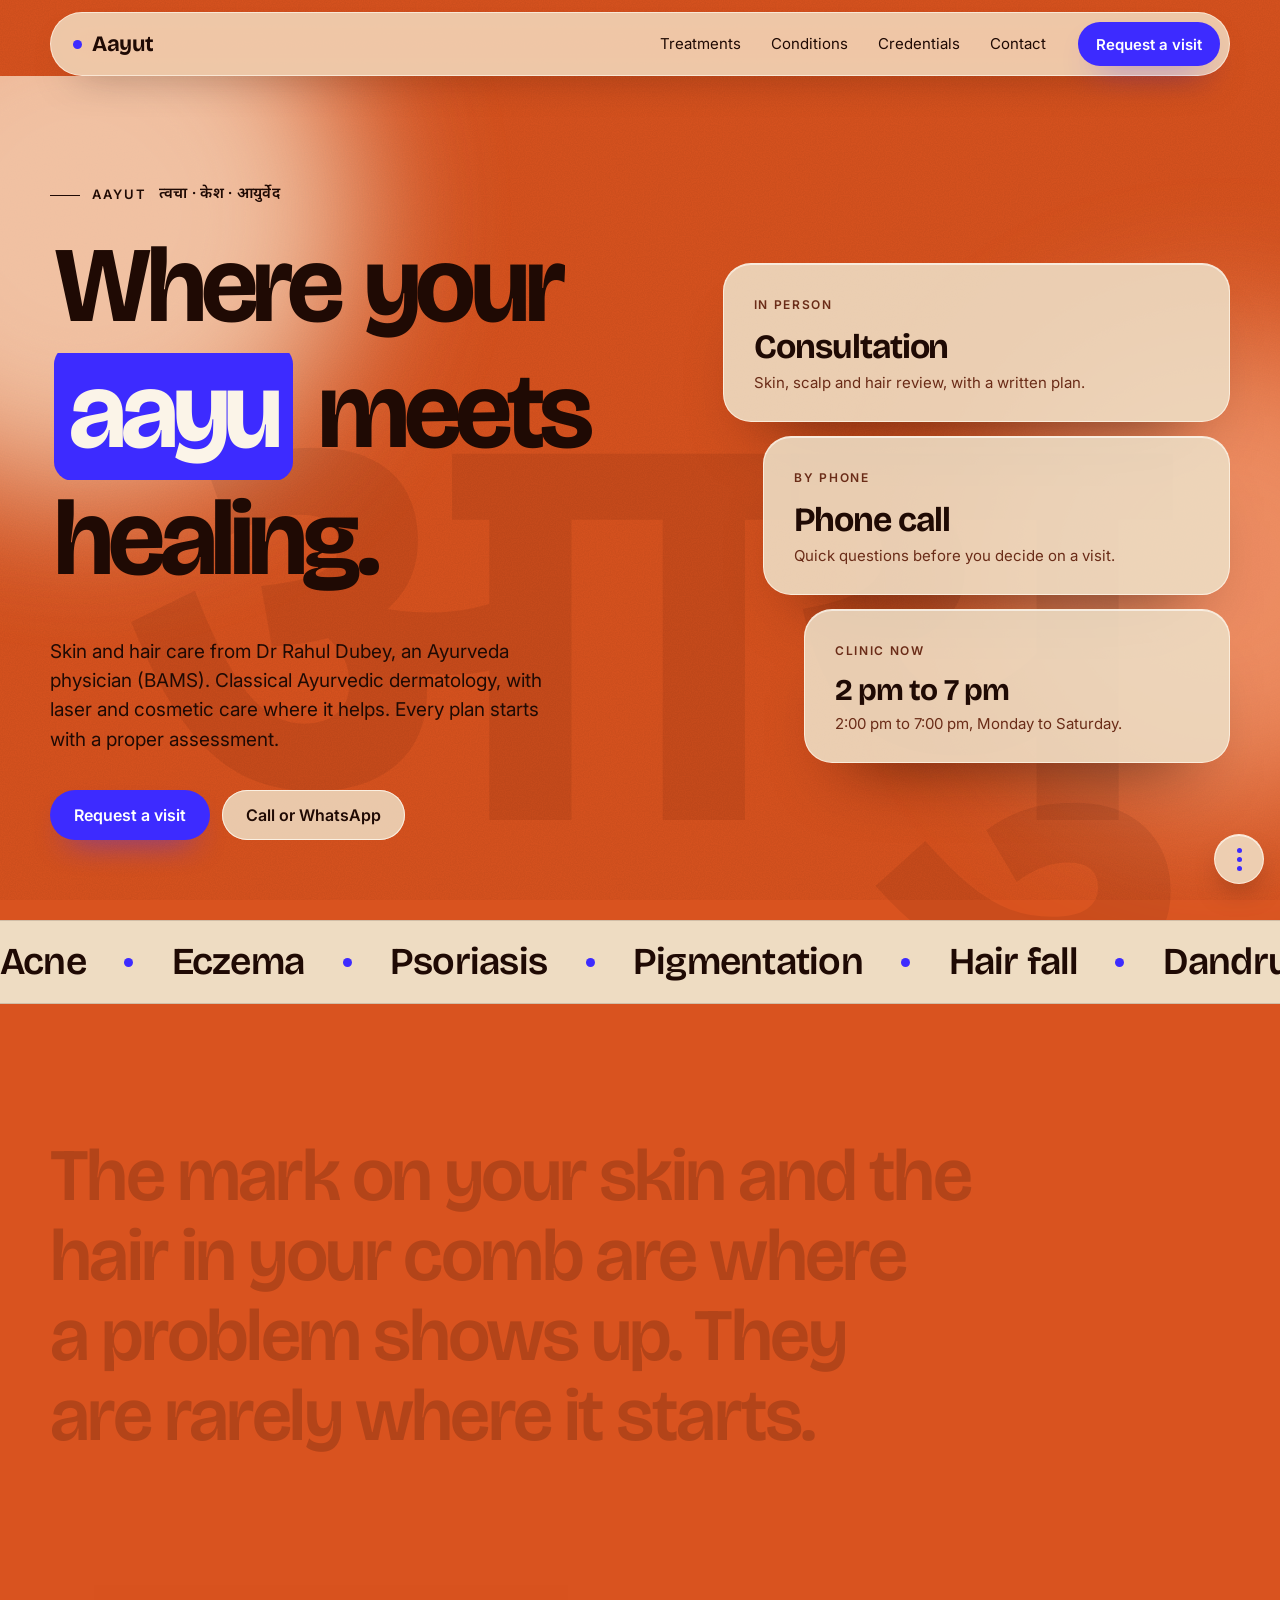
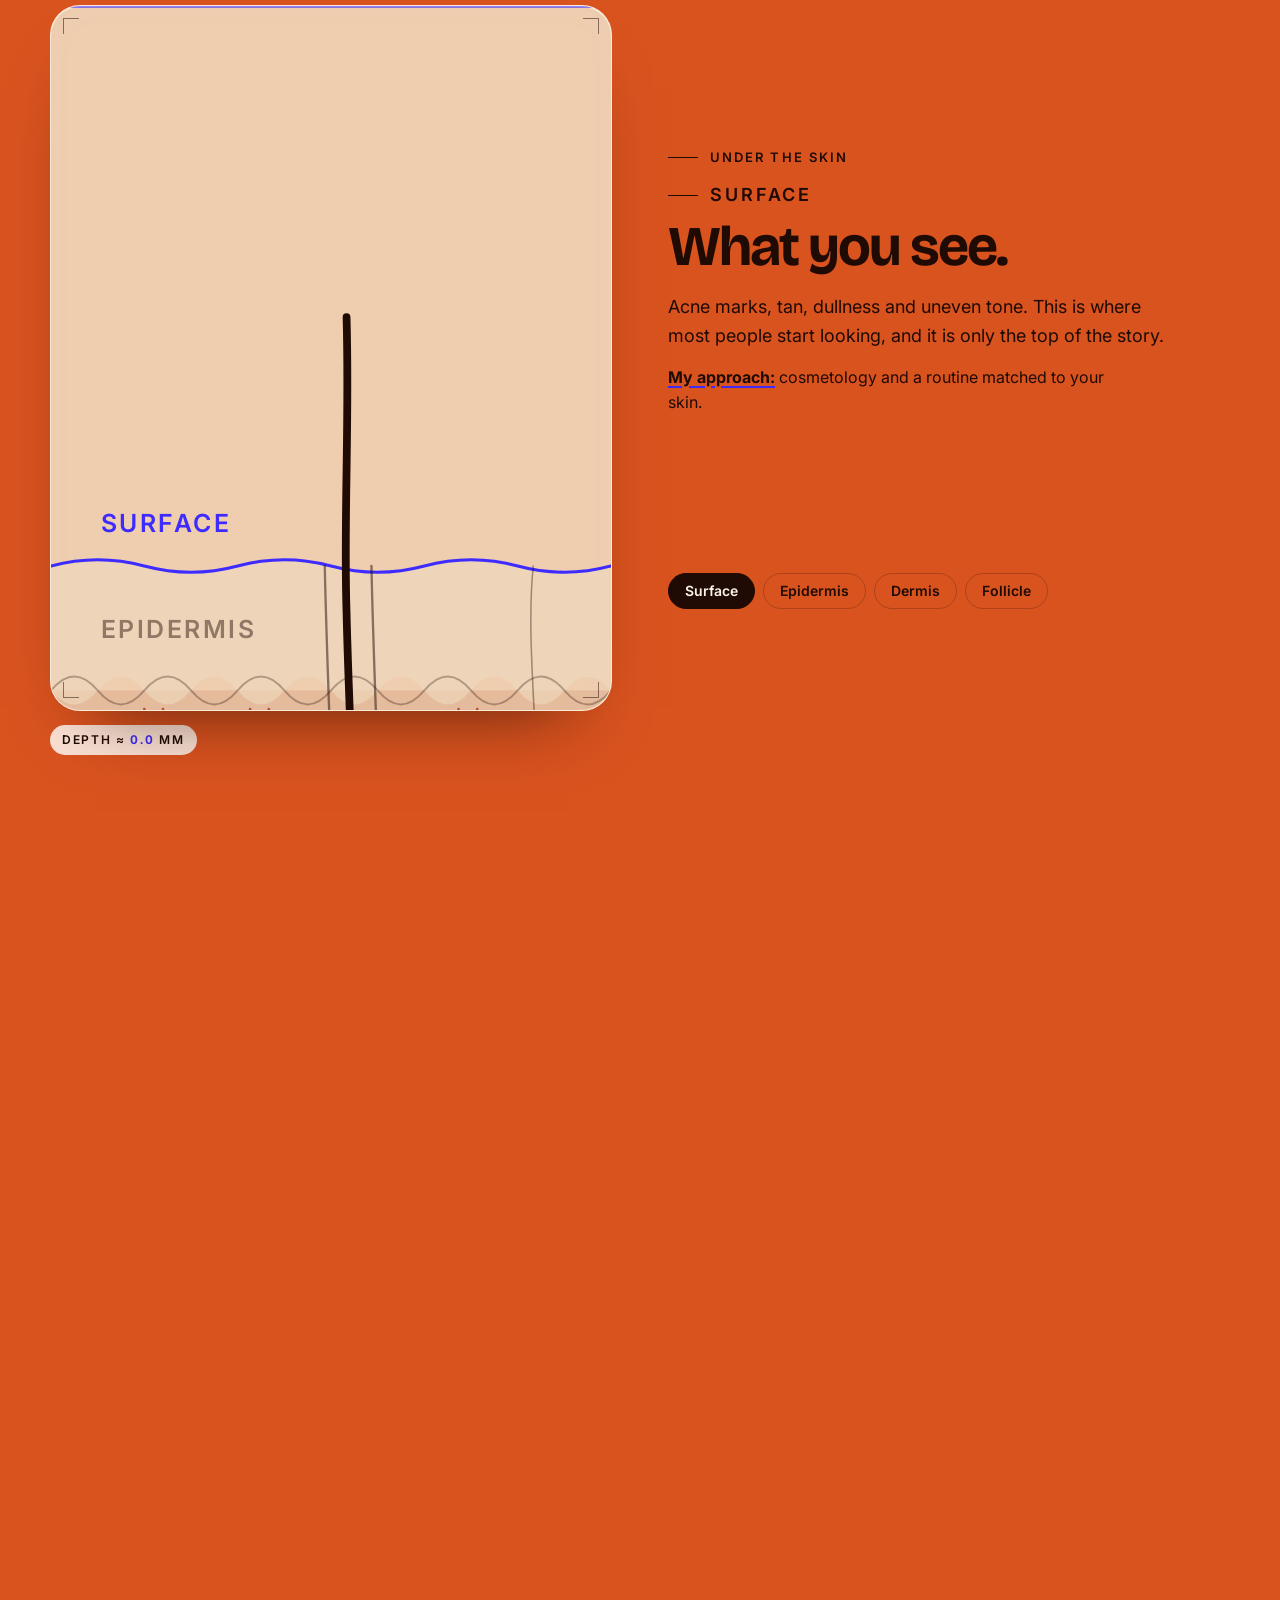
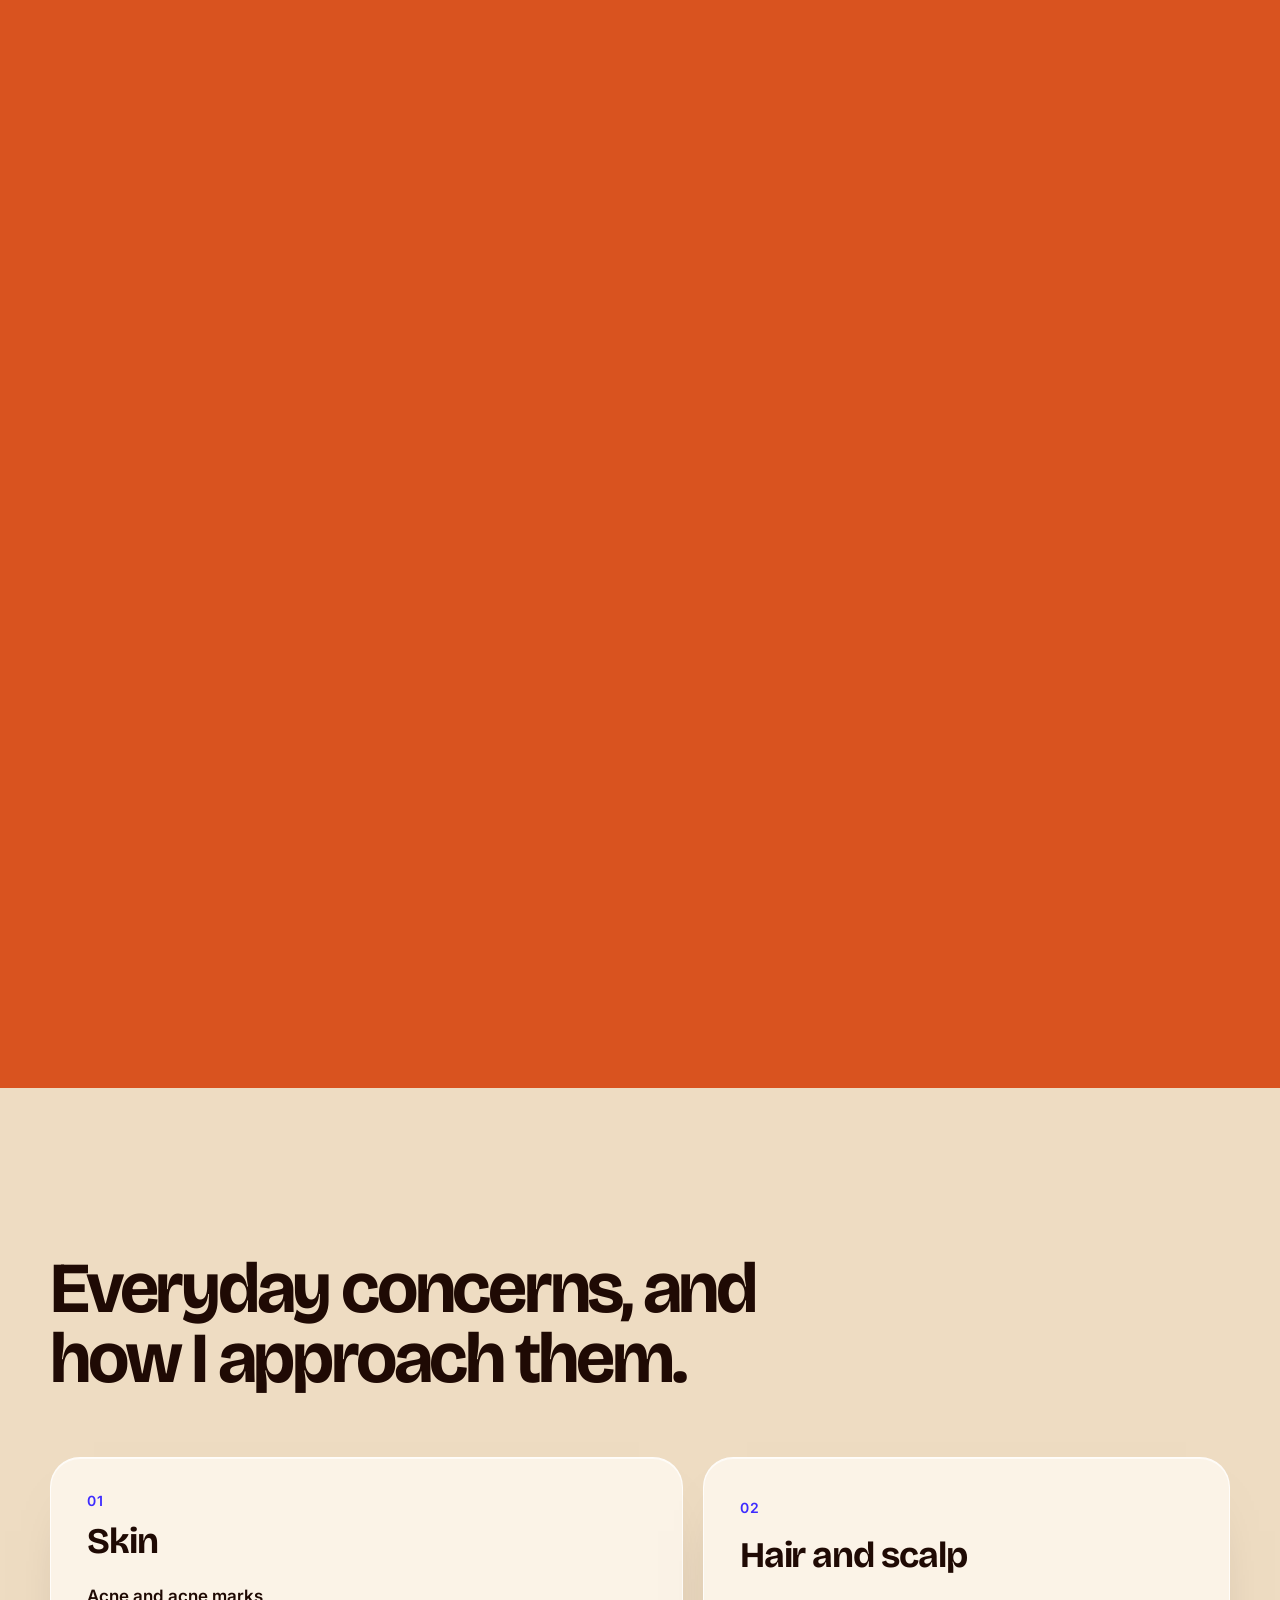
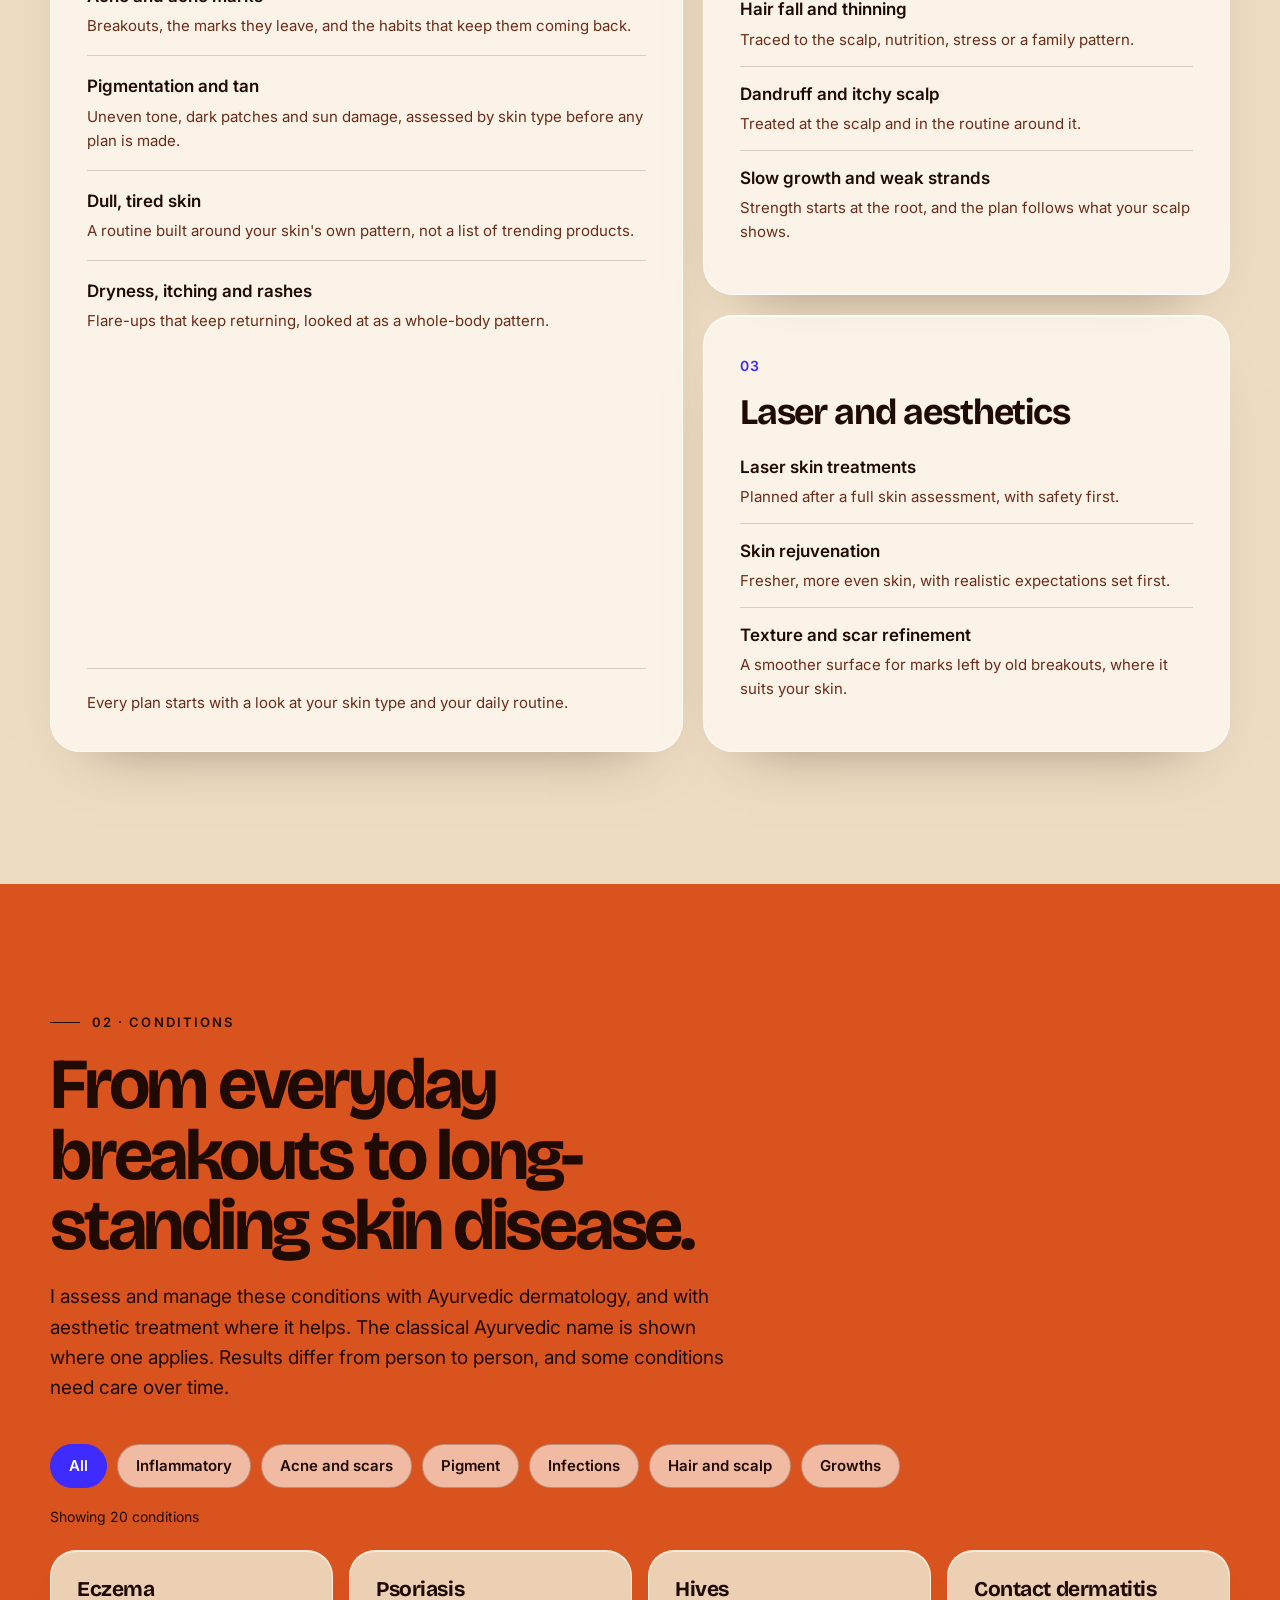
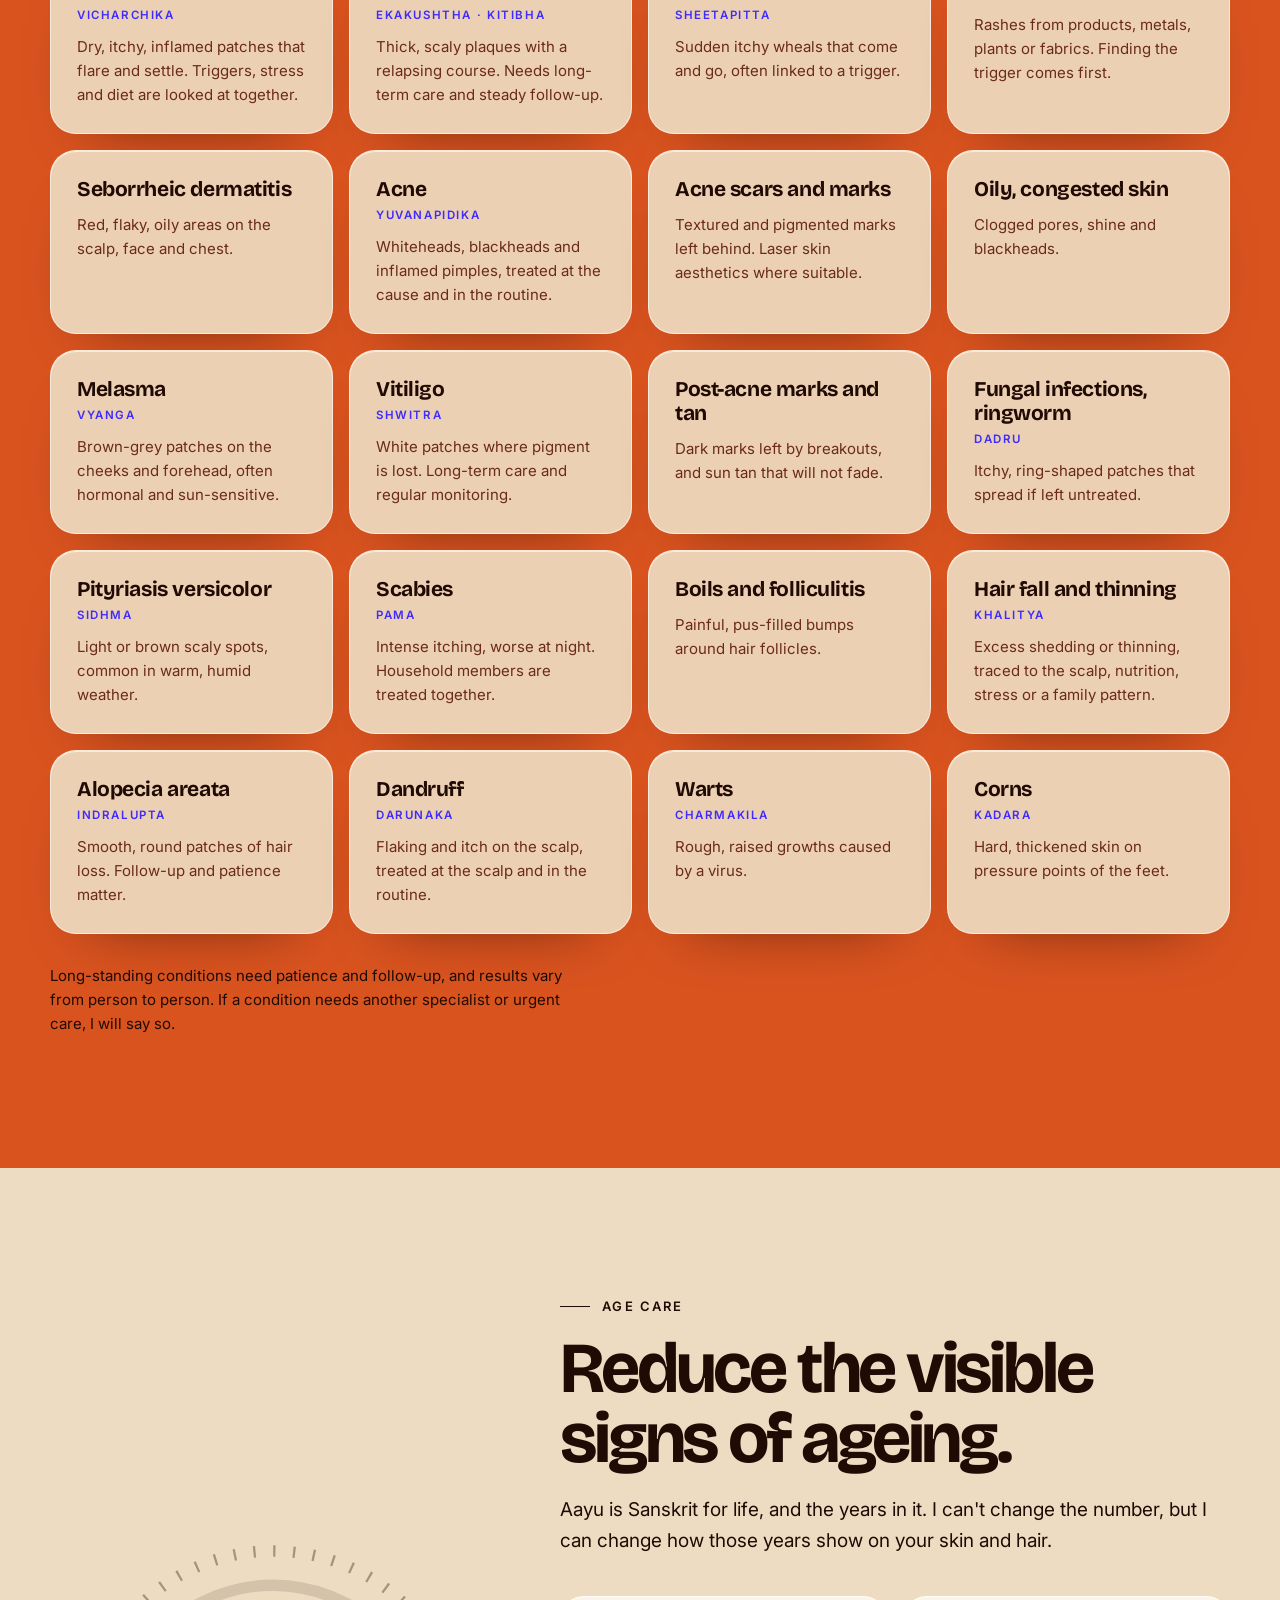
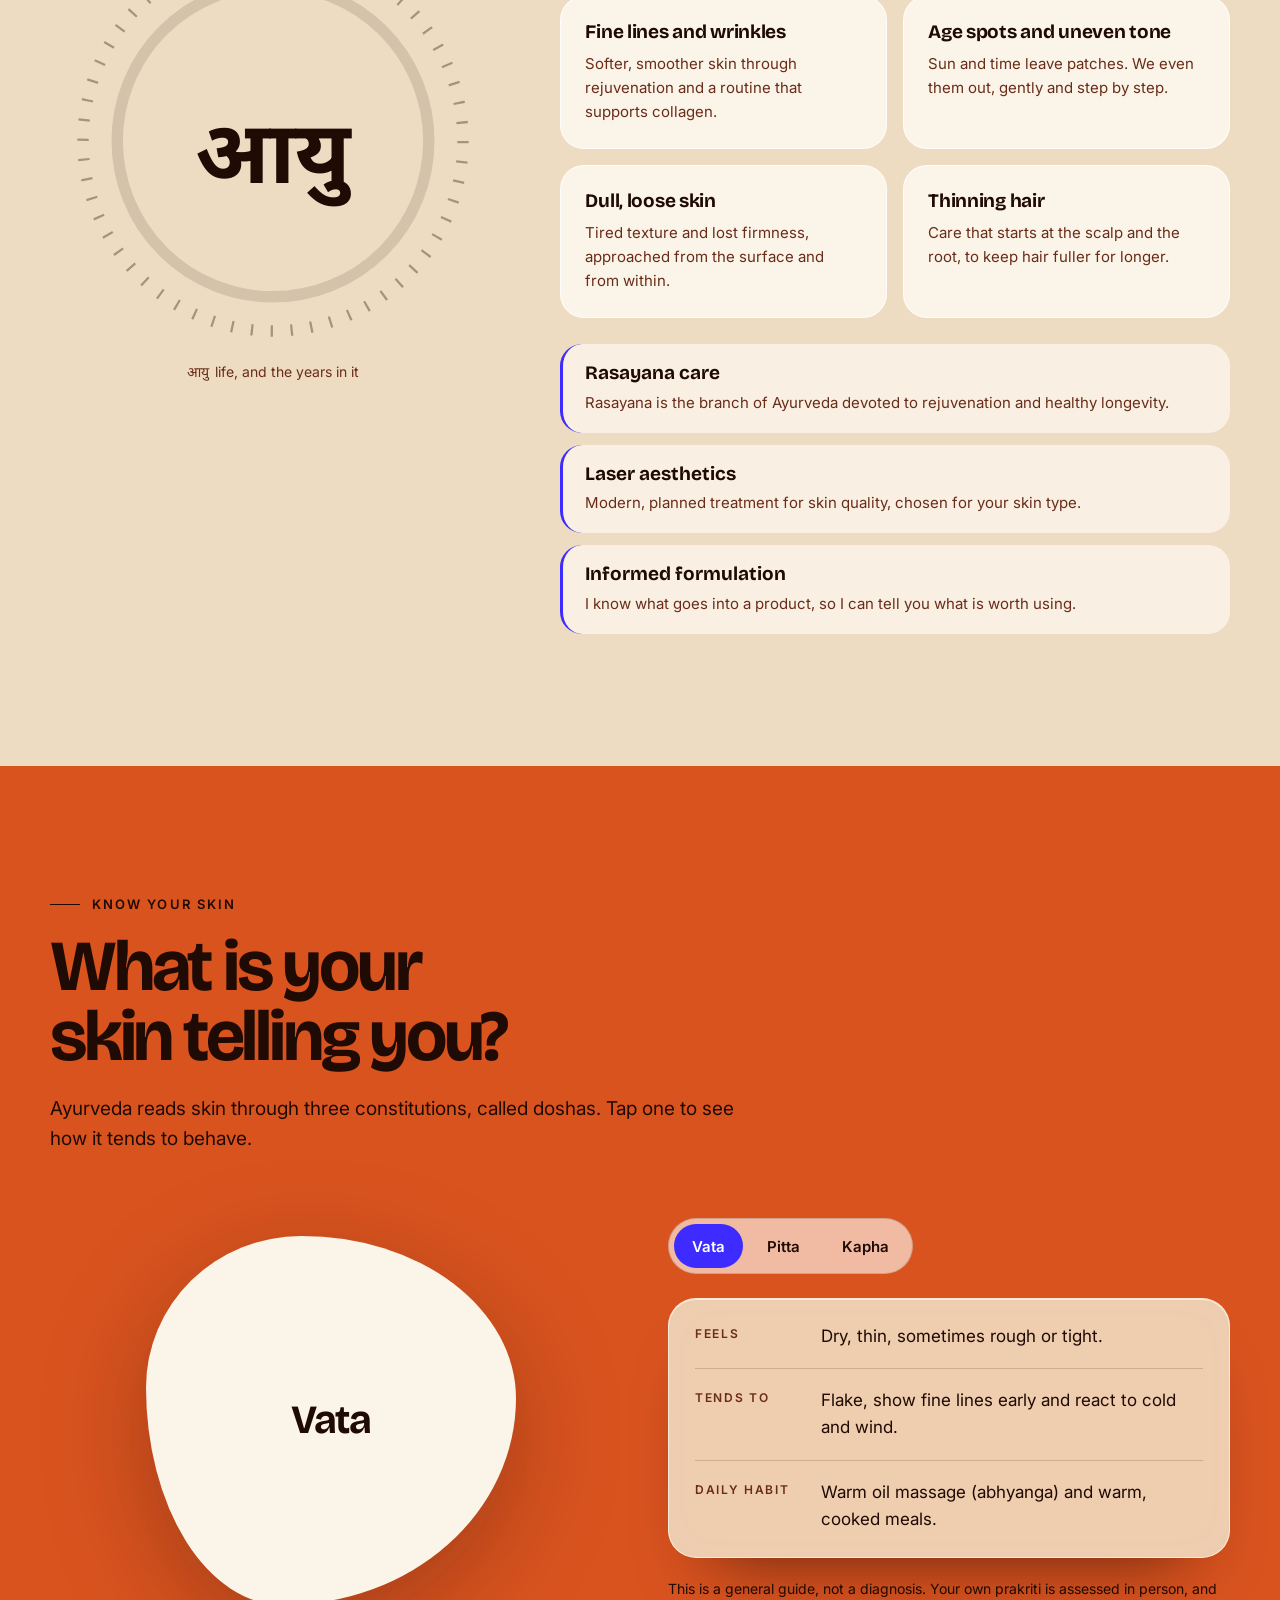
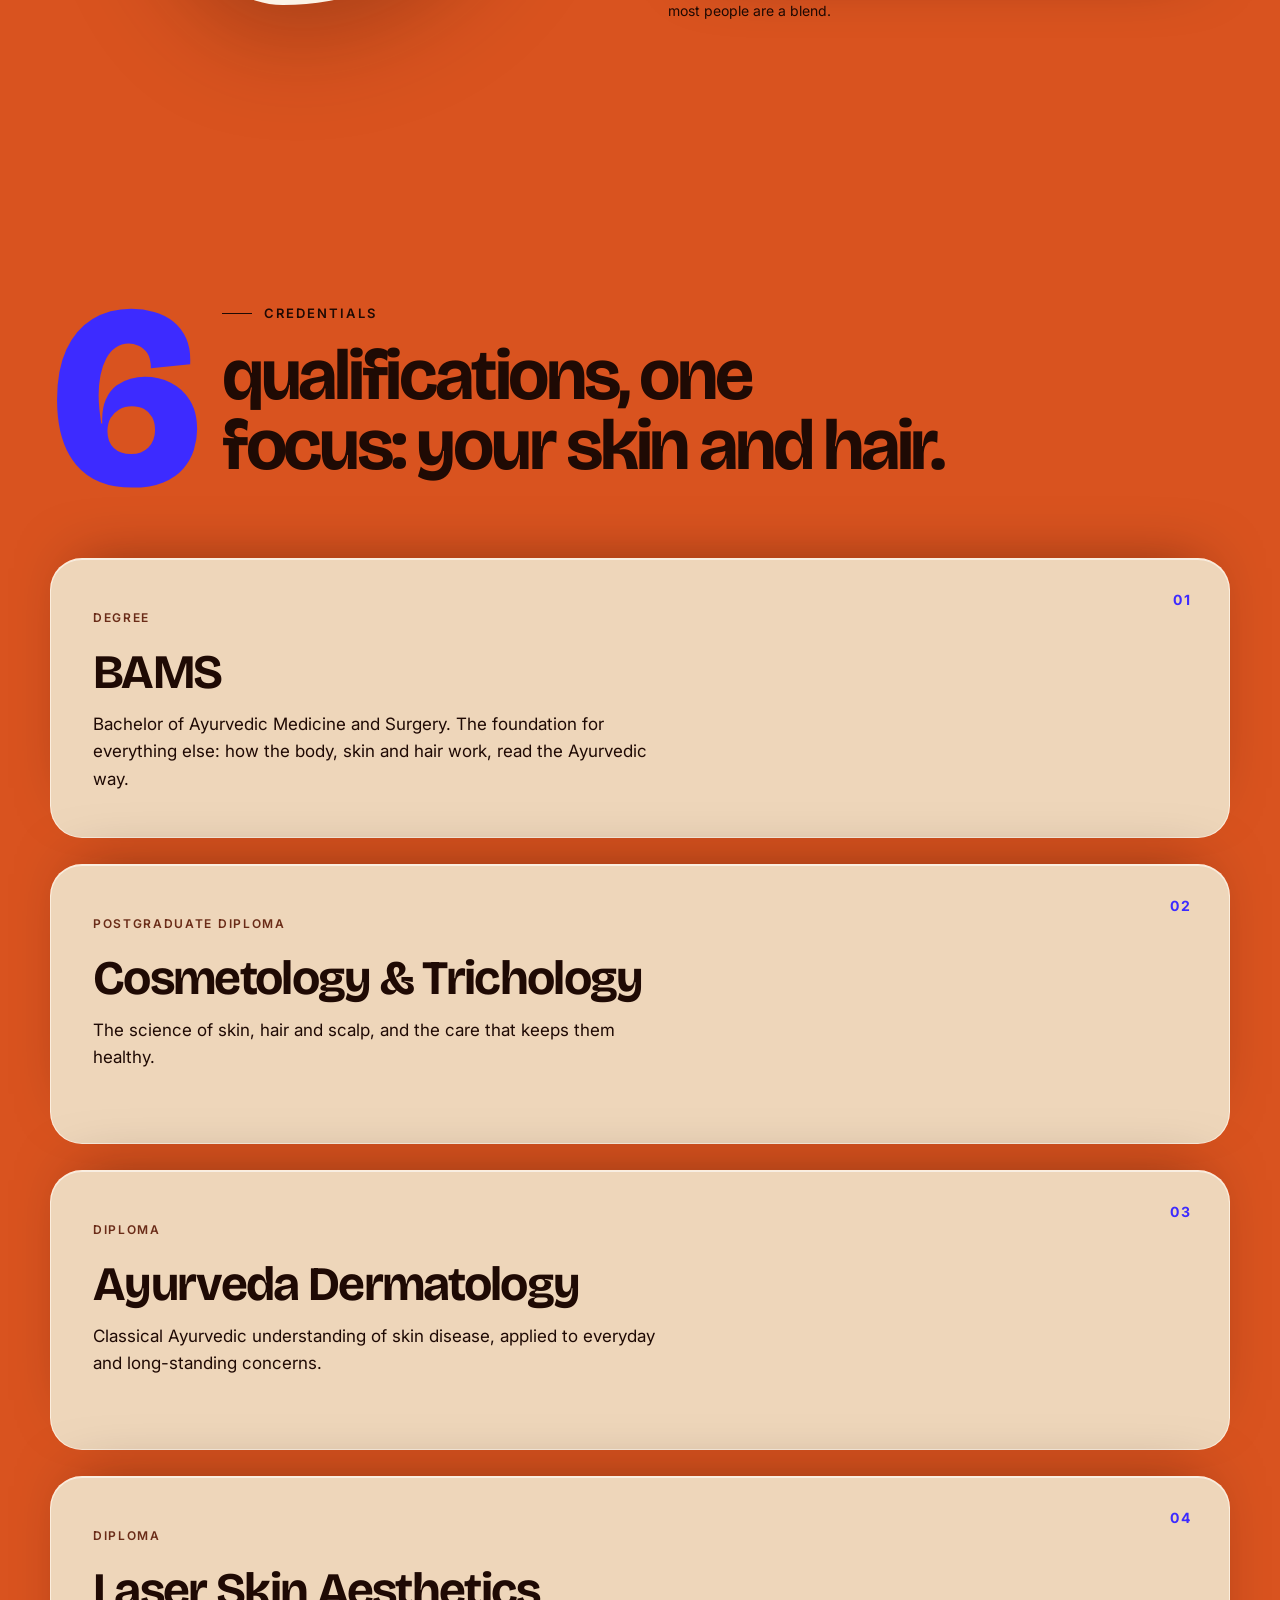
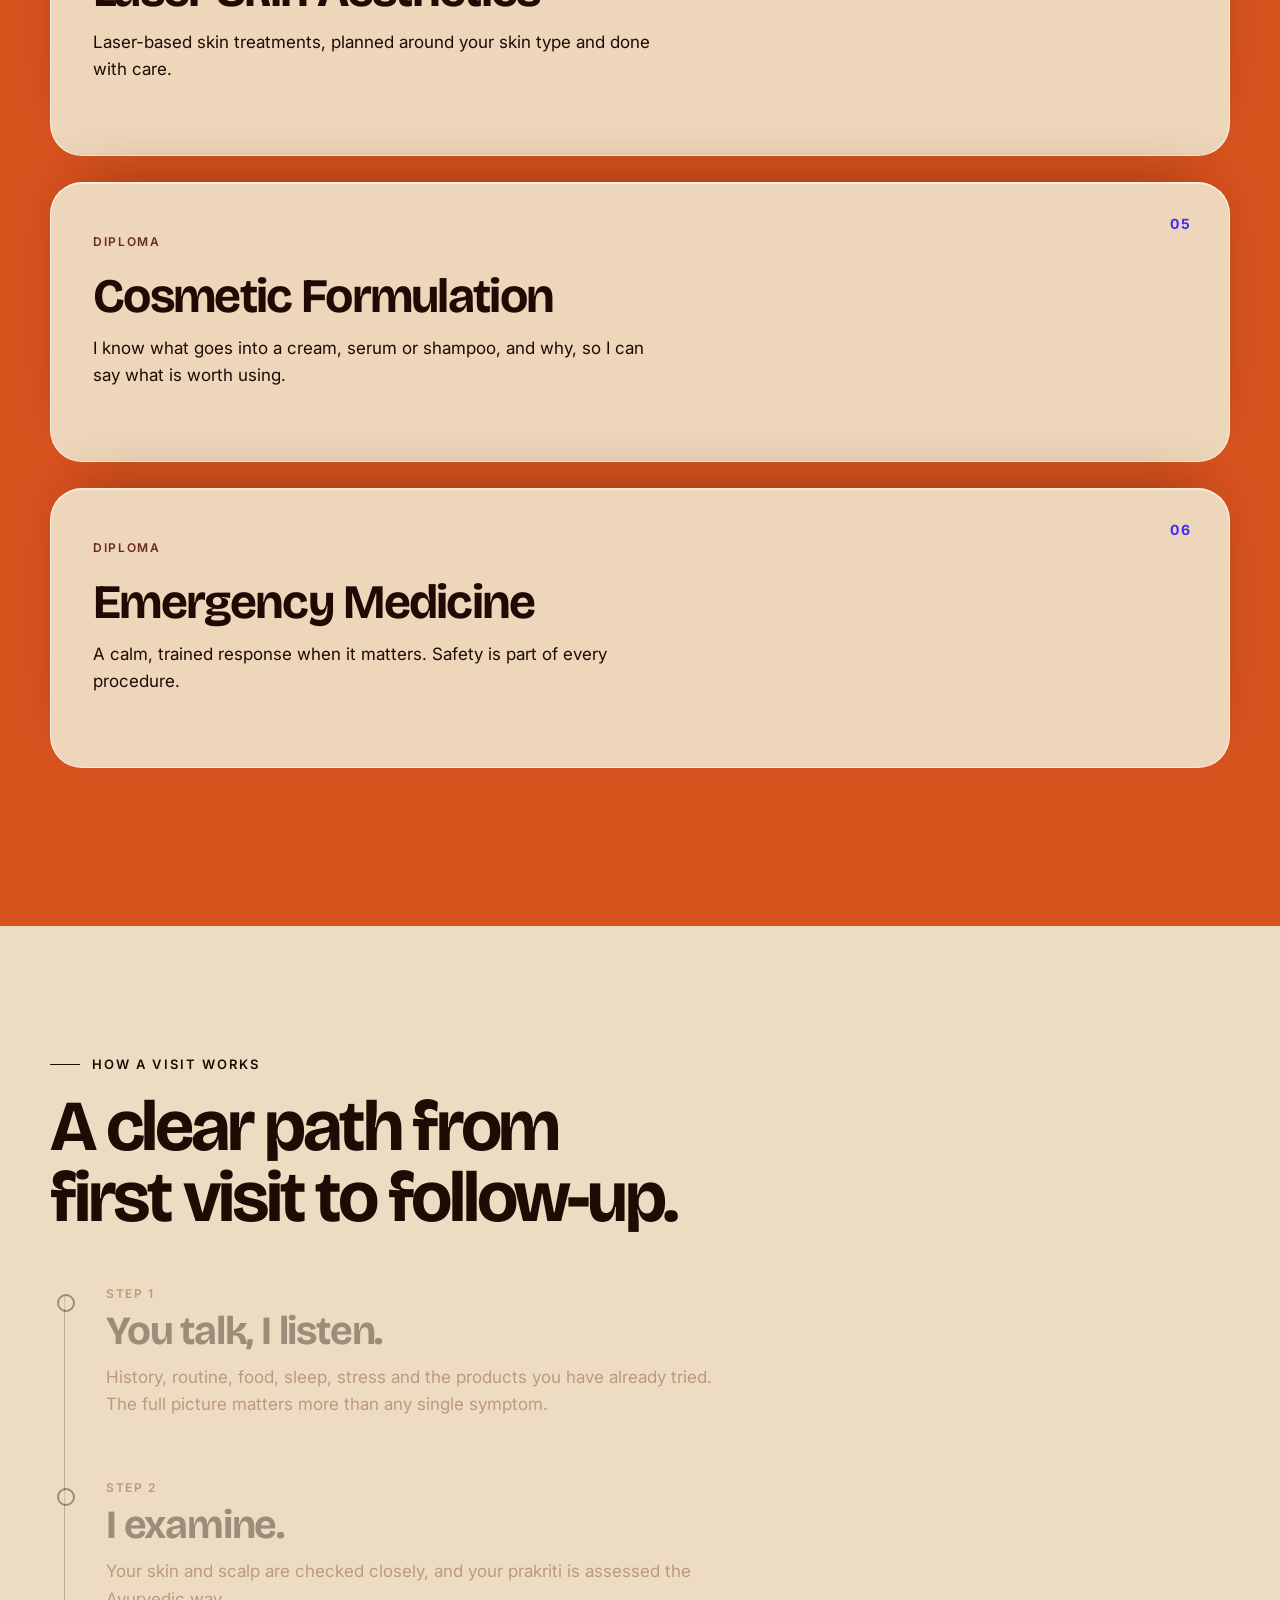
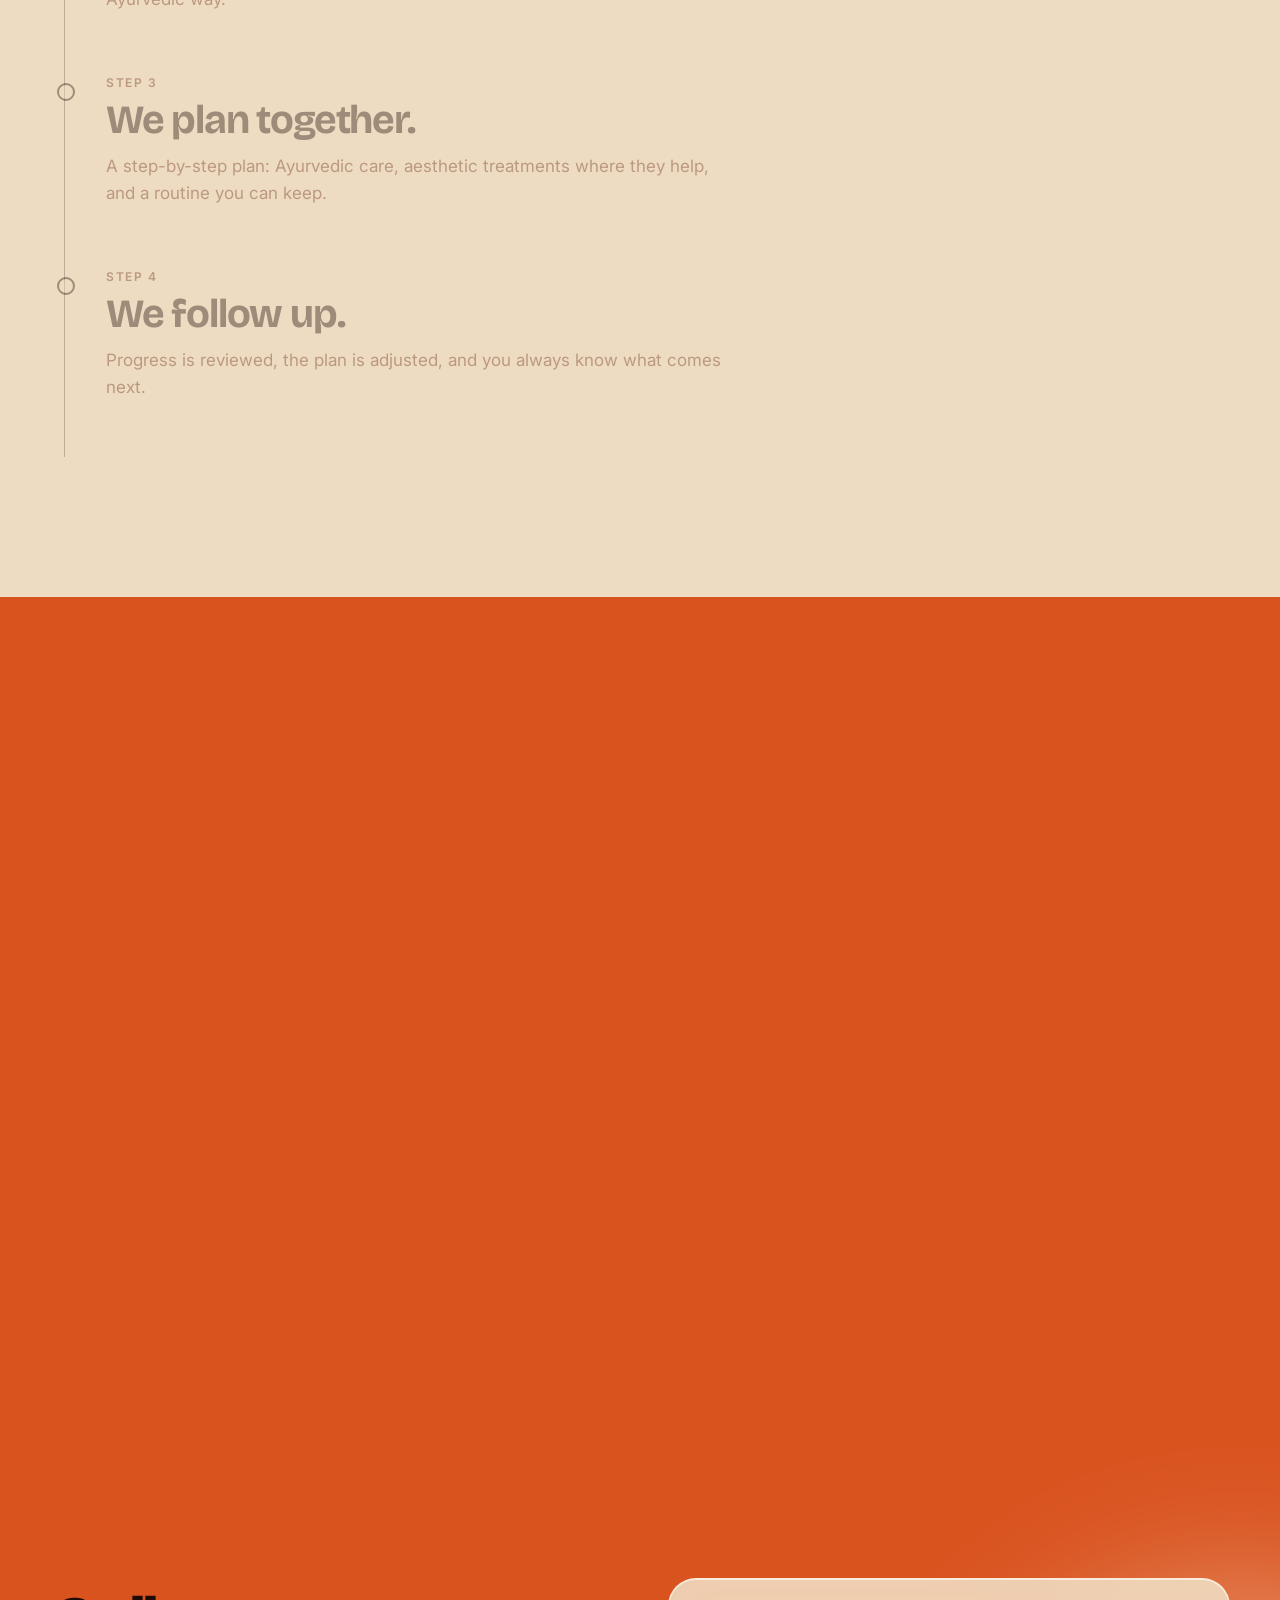
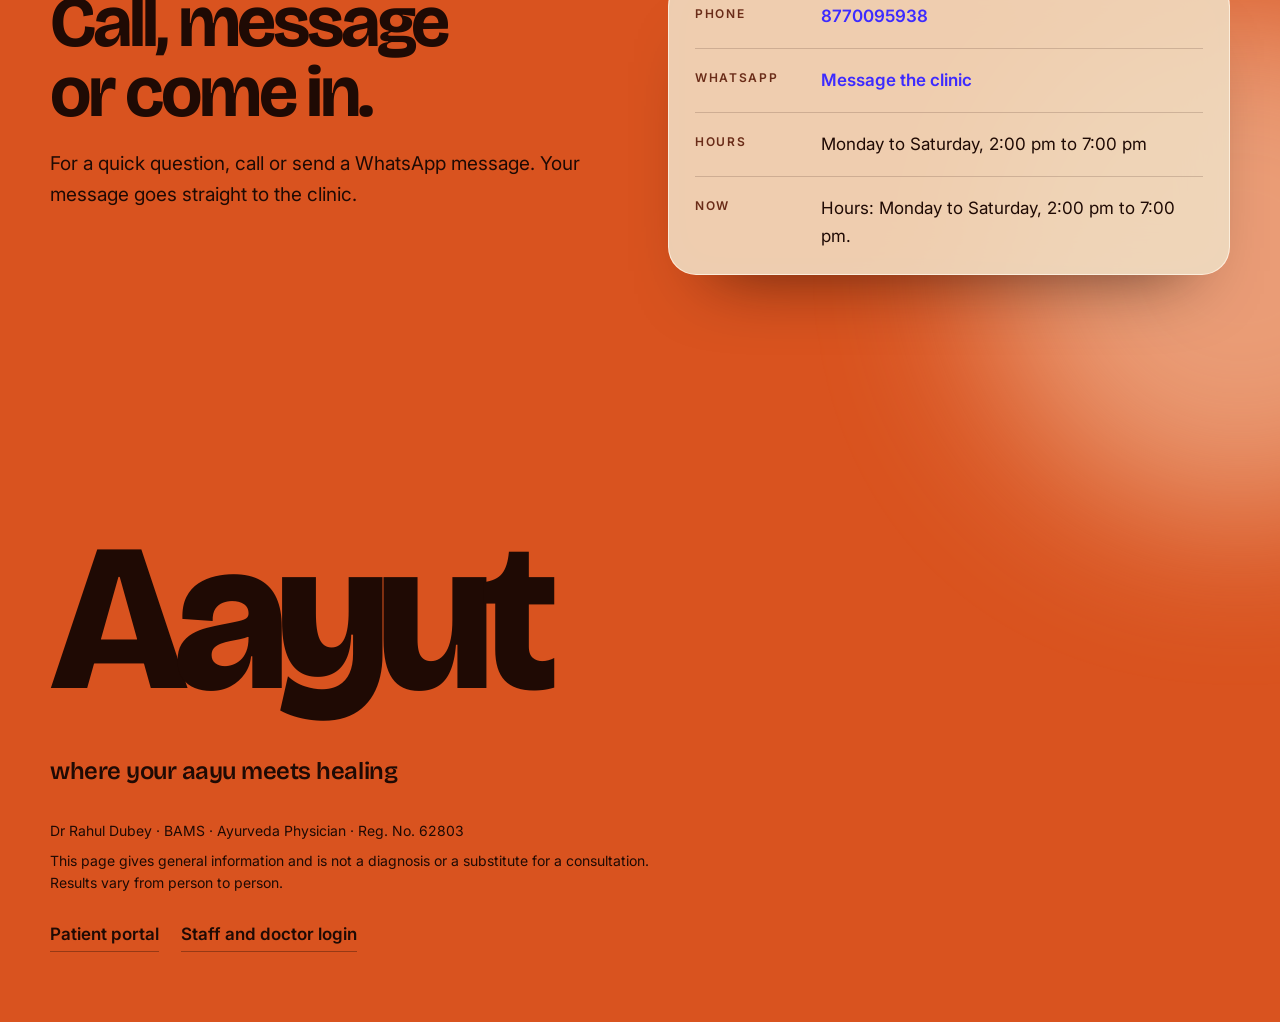
<file: index.html>
<!doctype html>
<html lang="en">
<head>
<meta charset="utf-8">
<meta name="viewport" content="width=device-width, initial-scale=1, viewport-fit=cover">
<title>Aayut · Dr Rahul Dubey, skin and hair</title>
<meta name="description" content="Aayut, the skin and hair clinic of Dr Rahul Dubey (BAMS). Ayurvedic dermatology with laser and cosmetic care. Request a visit online.">
<meta name="theme-color" content="#D9531F">
<link rel="preconnect" href="https://fonts.googleapis.com">
<link rel="preconnect" href="https://fonts.gstatic.com" crossorigin>
<link href="https://fonts.googleapis.com/css2?family=Bricolage+Grotesque:opsz,wght@12..96,500..800&family=Inter:wght@400..600&family=Noto+Sans+Devanagari:wght@500..700&display=swap" rel="stylesheet">
<link rel="stylesheet" href="shared.css">
<style>
/* Palette, by area: Volcano Orange 60%, Toasted Cream 30%, Electric Indigo 10% (accent only). */
:root{--volcano:#D9531F;--volcano-hi:#F08A5C;--volcano-lo:#9E3A12;--cream:#EEDCC2;--cream-hi:#FBF4E8;--indigo:#3D2BFF;--ink:#1F0A04;--ink-2:#6A2C18;--line:rgba(31,10,4,.16);--ease:cubic-bezier(.22,1,.36,1);--spring:cubic-bezier(.3,1.2,.5,1);color-scheme:light}
*{box-sizing:border-box}
html{background:var(--volcano);scroll-behavior:smooth;-webkit-text-size-adjust:100%}
body{margin:0;background:var(--volcano);color:var(--ink);font:400 17px/1.6 Inter,system-ui,-apple-system,"Segoe UI",sans-serif;-webkit-font-smoothing:antialiased;overflow-x:hidden;position:relative}
body::after{content:"";position:fixed;inset:0;pointer-events:none;z-index:0;opacity:.085;background-image:url("data:image/svg+xml;utf8,<svg xmlns='http://www.w3.org/2000/svg' width='180' height='180'><filter id='n'><feTurbulence type='fractalNoise' baseFrequency='.85' numOctaves='2' stitchTiles='stitch'/><feColorMatrix values='0 0 0 0 0  0 0 0 0 0  0 0 0 0 0  0 0 0 .9 0'/></filter><rect width='100%' height='100%' filter='url(%23n)'/></svg>")}
a{color:inherit}
:focus-visible{outline:3px solid var(--indigo);outline-offset:3px;border-radius:8px}
.sr-only{position:absolute;width:1px;height:1px;overflow:hidden;clip:rect(0 0 0 0);white-space:nowrap}
.bar{position:fixed;left:0;right:0;top:0;height:2px;background:var(--indigo);transform-origin:left center;transform:scaleX(0);z-index:60}
.wrap{width:min(1180px,calc(100% - 40px));margin:0 auto;position:relative;z-index:1}
.sec{position:relative;z-index:1;padding:132px 0}
section[id]{scroll-margin-top:96px}
.band{background:var(--cream);color:var(--ink)}
.label{font:600 13px/1 Inter,sans-serif;letter-spacing:.16em;text-transform:uppercase;margin:0 0 20px;display:flex;align-items:center;gap:12px}
.label::before{content:"";width:30px;height:1px;background:currentColor}
h2{font:700 clamp(38px,5.6vw,74px)/.98 "Bricolage Grotesque",sans-serif;letter-spacing:-.045em;margin:0 0 22px;max-width:17ch;text-wrap:balance}
.sub{max-width:58ch;font-size:19px;color:var(--ink);margin:0}
.glass{background:rgba(238,220,194,.9);-webkit-backdrop-filter:blur(24px) saturate(150%);backdrop-filter:blur(24px) saturate(150%);border:1px solid rgba(255,246,232,.75);box-shadow:inset 0 1px 0 rgba(255,255,255,.6),0 40px 70px -44px rgba(31,10,4,.7);border-radius:28px}
.btn{display:inline-flex;align-items:center;justify-content:center;gap:8px;min-height:50px;padding:0 24px;border-radius:999px;font:600 16px/1 Inter,sans-serif;text-decoration:none;border:0;cursor:pointer;transition:transform .7s var(--ease),background-color .5s var(--ease),box-shadow .7s var(--ease),opacity .4s}
.btn:hover{transform:translateY(-2px)}
.btn:active{transform:scale(.98)}
.btn-ind{background:var(--indigo);color:#fff;box-shadow:0 16px 32px -18px rgba(61,43,255,.9)}
.btn-glass{background:rgba(238,220,194,.86);color:var(--ink);box-shadow:inset 0 0 0 1px rgba(255,250,242,.8)}
.btn:disabled{opacity:.42;transform:none;cursor:default;box-shadow:none}
.btn-sm{min-height:44px;padding:0 18px;font-size:15px}
.wide{width:100%;margin-top:26px}

/* Header */
.top{position:sticky;top:12px;z-index:50;width:calc(100% - 32px);max-width:1180px;margin:12px auto 0;display:flex;align-items:center;gap:18px;padding:9px 9px 9px 22px;border-radius:999px;background:rgba(238,220,194,.86);-webkit-backdrop-filter:blur(22px) saturate(150%);backdrop-filter:blur(22px) saturate(150%);border:1px solid rgba(255,246,232,.7);box-shadow:0 18px 40px -26px rgba(31,10,4,.7);transition:background-color .6s var(--ease),box-shadow .6s var(--ease)}
.top.solid{background:rgba(238,220,194,.96);box-shadow:0 22px 46px -24px rgba(31,10,4,.85)}
.brand{font:700 22px/1 "Bricolage Grotesque",sans-serif;letter-spacing:-.02em;text-decoration:none;display:flex;align-items:center;gap:10px;margin-right:auto;color:var(--ink)}
.dot{width:9px;height:9px;border-radius:50%;background:var(--indigo)}
.links{display:none;gap:2px}
.links a{text-decoration:none;font-size:15px;padding:10px 14px;border-radius:999px;color:var(--ink);transition:background-color .5s var(--ease)}
.links a:hover{background:rgba(255,251,244,.75)}
@media (min-width:900px){.links{display:flex}}

main,footer{overflow-x:clip}
/* Hero */
.hero{position:relative;overflow:hidden;min-height:calc(100vh - 70px);display:flex;align-items:center;padding:110px 0 80px;z-index:1}
.hero-bg{position:absolute;inset:0;pointer-events:none;z-index:0}
.glow{position:absolute;border-radius:50%;filter:blur(72px);pointer-events:none;will-change:transform}
.g1{width:560px;height:560px;background:#FBE7CF;opacity:.75;left:-200px;top:-140px}
.g2{width:480px;height:480px;background:#FFB58F;opacity:.6;right:-180px;top:30%}
.glyph{position:absolute;left:50%;bottom:-6%;transform:translate3d(-50%,0,0);font:700 clamp(220px,46vw,620px)/1 "Noto Sans Devanagari",sans-serif;color:rgba(31,10,4,.08);white-space:nowrap;user-select:none;pointer-events:none;will-change:transform}
.hero-grid{display:grid;grid-template-columns:minmax(0,1.2fr) minmax(0,1fr);gap:64px;align-items:center;position:relative;z-index:1;will-change:transform,opacity}
.eyebrow{font:600 13px/1.2 Inter,sans-serif;letter-spacing:.16em;text-transform:uppercase;margin:0 0 22px;display:flex;align-items:center;gap:12px;flex-wrap:wrap}
.eyebrow::before{content:"";width:30px;height:1px;background:var(--ink)}
.eyebrow .hi{font-family:"Noto Sans Devanagari",sans-serif;text-transform:none;letter-spacing:.02em;font-size:15px}
.h1{font:700 clamp(50px,8.4vw,116px)/.94 "Bricolage Grotesque",sans-serif;letter-spacing:-.05em;margin:0 0 30px;text-wrap:balance}
.w{display:inline-block;overflow:hidden;vertical-align:top;padding:.08em .04em .16em}
.w>span{display:inline-block}
.h1 em{font-style:normal;background:var(--indigo);color:var(--cream-hi);padding:.02em .14em .04em;border-radius:.18em;white-space:nowrap}
.lede{font-size:19px;line-height:1.55;max-width:44ch;margin:0 0 36px}
.cta{display:flex;flex-wrap:wrap;gap:12px}
.stack{position:relative;display:flex;flex-direction:column;gap:14px}
.gcard{position:relative;padding:26px 30px;transition:transform 1s var(--ease),box-shadow 1s var(--ease)}
.gcard:hover{transform:translate3d(0,-6px,0)}
.gcard .k{font:600 12px/1 Inter,sans-serif;letter-spacing:.14em;text-transform:uppercase;color:var(--ink-2)}
.gcard b{display:block;font:700 34px/1.05 "Bricolage Grotesque",sans-serif;letter-spacing:-.03em;margin-top:12px}
.gcard p{margin:6px 0 0;font-size:15px;color:var(--ink-2)}
.c1{width:100%}
.c2{width:92%;margin-left:auto}
.c3{width:84%;margin-left:auto}
.c3 b{font-size:30px}
/* Spotlight: a soft light that follows the pointer over glass cards */
.gcard::before,.bcard::before,.cond::before{content:"";position:absolute;inset:0;border-radius:inherit;pointer-events:none;background:radial-gradient(300px circle at var(--mx,50%) var(--my,50%),rgba(255,255,255,.42),transparent 70%);opacity:0;transition:opacity .6s var(--ease)}
.gcard:hover::before,.bcard:hover::before,.cond:hover::before{opacity:1}

/* Marquee */
.marquee{position:relative;z-index:1;overflow:hidden;background:var(--cream);color:var(--ink);padding:22px 0;border-block:1px solid rgba(31,10,4,.14)}
.mq{display:flex;width:max-content;animation:mq 48s linear infinite}
.mq ul{display:flex;list-style:none;margin:0;padding:0}
.mq li{font:600 clamp(22px,3.6vw,38px)/1 "Bricolage Grotesque",sans-serif;letter-spacing:-.02em;white-space:nowrap;display:flex;align-items:center}
.mq li::after{content:"";width:9px;height:9px;border-radius:50%;background:var(--indigo);margin:0 clamp(22px,3vw,40px)}
@keyframes mq{to{transform:translate3d(-50%,0,0)}}

/* Statement: words light up as you scroll */
.stmt{font:600 clamp(34px,5.8vw,74px)/1.08 "Bricolage Grotesque",sans-serif;letter-spacing:-.035em;max-width:22ch;margin:0;text-wrap:balance}
.motion .stmt .sw{color:rgba(31,10,4,.2);transition:color .7s var(--ease)}
.motion .stmt .sw.lit{color:var(--ink)}

/* Dive: a scroll-driven cross-section of the skin and follicle */
.dive{position:relative;height:300vh;z-index:1}
.dive-sticky{position:sticky;top:96px;height:calc(100vh - 116px);display:flex;align-items:center}
.dive-grid{display:grid;grid-template-columns:minmax(0,1fr) minmax(0,1fr);gap:56px;align-items:center}
.scope-col{display:flex;flex-direction:column;gap:14px;height:min(calc(100vh - 150px),760px);width:100%}
.scope{position:relative;flex:1;min-height:0;width:100%;border-radius:30px;overflow:hidden}
.scope-view{position:absolute;inset:0}
#strata{position:absolute;left:0;top:0;width:100%;will-change:transform}
.o-line{stroke:var(--ink);fill:none}
.o-saf{stroke:var(--indigo)}
.f-saf{fill:var(--indigo)}
.o-peach{stroke:var(--volcano-lo)}
.f-peach{fill:var(--volcano-hi)}
.o-neem{stroke:var(--ink-2);fill:none}
.o-shaft{stroke:var(--ink);fill:none}
.lab{font:600 16px Inter,sans-serif;letter-spacing:.1em;fill:var(--ink);opacity:.45;transition:opacity .6s var(--ease),fill .6s var(--ease)}
.lab.on{fill:var(--indigo);opacity:1}
.scan{position:absolute;left:0;right:0;height:2px;background:var(--indigo);opacity:.55;top:0}
.motion .scan{animation:scan 6.5s var(--ease) infinite}
@keyframes scan{from{top:0}to{top:100%}}
.corner{position:absolute;width:16px;height:16px;border:1.5px solid var(--ink);opacity:.5}
.c-tl{left:12px;top:12px;border-right:0;border-bottom:0}
.c-tr{right:12px;top:12px;border-left:0;border-bottom:0}
.c-bl{left:12px;bottom:12px;border-right:0;border-top:0}
.c-br{right:12px;bottom:12px;border-left:0;border-top:0}
.readout{align-self:flex-start;font:600 12px/1 Inter,sans-serif;letter-spacing:.14em;text-transform:uppercase;color:var(--ink);background:rgba(255,251,244,.85);padding:9px 12px;border-radius:999px}
.readout b{color:var(--indigo);font-variant-numeric:tabular-nums}
.dive-copy{display:grid;align-items:start}
.dp{grid-area:1/1;opacity:0;transform:translate3d(0,22px,0);transition:opacity .8s var(--ease),transform .9s var(--ease);pointer-events:none}
.dp.on{opacity:1;transform:none;pointer-events:auto}
.dp .eyebrow{margin-bottom:12px}
.dp h3{font:700 clamp(34px,4.4vw,56px)/1.02 "Bricolage Grotesque",sans-serif;letter-spacing:-.035em;margin:0 0 18px}
.dp p{margin:0 0 14px;font-size:18px;max-width:46ch}
.dp .how{font-size:16px;color:var(--ink)}
.dp .how span{color:var(--ink);font-weight:700;text-decoration:underline;text-decoration-color:var(--indigo);text-decoration-thickness:2px;text-underline-offset:3px}
.dsteps{grid-area:2/1;display:flex;flex-wrap:wrap;gap:8px;list-style:none;padding:0;margin:28px 0 0}
.dsteps li{padding:10px 16px;border-radius:999px;border:1px solid rgba(31,10,4,.22);font:600 14px/1 Inter,sans-serif;transition:background-color .6s var(--ease),color .5s var(--ease),border-color .6s var(--ease)}
.dsteps li.on{background:var(--ink);border-color:var(--ink);color:var(--cream-hi)}

/* Treatments: an asymmetric bento on cream */
.bento{display:grid;grid-template-columns:1.2fr 1fr;gap:20px;margin-top:64px}
.bcard{position:relative;overflow:hidden;border-radius:30px;padding:36px;background:rgba(255,251,244,.74);border:1px solid rgba(255,255,255,.8);box-shadow:inset 0 1px 0 rgba(255,255,255,.7),0 30px 60px -44px rgba(31,10,4,.5);transition:transform 1s var(--ease),box-shadow 1s var(--ease)}
.bcard:hover{transform:translate3d(0,-4px,0);box-shadow:inset 0 1px 0 rgba(255,255,255,.7),0 40px 70px -40px rgba(31,10,4,.6)}
.bcard.big{grid-row:span 2;display:flex;flex-direction:column}
.card-foot{margin:auto 0 0!important;padding-top:22px;border-top:1px solid var(--line)}
.num{position:relative;font:600 14px/1 Inter,sans-serif;color:var(--indigo);letter-spacing:.1em}
.bcard h3{position:relative;font:700 36px/1.02 "Bricolage Grotesque",sans-serif;letter-spacing:-.03em;margin:16px 0 22px}
.rows{list-style:none;margin:0;padding:0;position:relative}
.rows li{display:grid;gap:4px;padding:17px 0;border-top:1px solid var(--line)}
.rows li:first-child{border-top:0;padding-top:0}
.rows b{font-weight:600;font-size:17px}
.rows span{font-size:15px;color:var(--ink-2)}
.compact li{padding:14px 0}
.bcard>p{position:relative;margin:18px 0 0;font-size:15px;color:var(--ink-2)}

/* Conditions: filterable, on orange */
.cfilter{display:flex;flex-wrap:wrap;gap:10px;margin-top:40px}
.cfilter .chip{min-height:44px;padding:0 18px;border-radius:999px;border:1px solid rgba(31,10,4,.24);background:rgba(255,251,244,.62);font:600 15px Inter,sans-serif;color:var(--ink);cursor:pointer;transition:background-color .6s var(--ease),color .5s var(--ease),border-color .6s var(--ease)}
.cfilter .chip[aria-pressed="true"]{background:var(--indigo);border-color:var(--indigo);color:#fff}
.ccount{font-size:14px;margin:18px 0 0}
.clist{display:grid;grid-template-columns:repeat(auto-fill,minmax(260px,1fr));gap:16px;margin-top:22px}
.cond{position:relative;overflow:hidden;padding:26px;border-radius:26px;background:rgba(238,220,194,.92);border:1px solid rgba(255,246,232,.75);box-shadow:inset 0 1px 0 rgba(255,255,255,.6),0 30px 60px -44px rgba(31,10,4,.7);transition:transform .8s var(--ease)}
.cond:hover{transform:translate3d(0,-4px,0)}
.cond[hidden]{display:none}
.cond h3{position:relative;font:700 21px/1.15 "Bricolage Grotesque",sans-serif;letter-spacing:-.02em;margin:0}
.sa{position:relative;display:block;margin-top:8px;font:600 11.5px/1.2 Inter,sans-serif;letter-spacing:.14em;text-transform:uppercase;color:var(--indigo)}
.cond p{position:relative;margin:12px 0 0;font-size:15px;color:var(--ink-2)}
.cond.swap-in{animation:fadeup .7s var(--ease) both;animation-delay:calc(var(--i,0)*45ms)}
.cnote{font-size:15px;color:var(--ink);margin:30px 0 0;max-width:60ch}

/* Age care: the ring completes as you scroll, around the word aayu */
.age{display:grid;grid-template-columns:minmax(0,.8fr) minmax(0,1.2fr);gap:64px;align-items:center}
.ringwrap{position:relative;width:min(380px,80vw);aspect-ratio:1;justify-self:center;margin-bottom:44px}
.ringwrap svg{width:100%;height:100%;overflow:visible}
.ringcap{position:absolute;left:0;right:0;bottom:-46px;text-align:center;font-size:14px;color:var(--ink-2);margin:0}
.ringcap .hi{font-family:"Noto Sans Devanagari",sans-serif;margin-right:6px}
.grid2{display:grid;grid-template-columns:1fr 1fr;gap:16px;margin-top:40px}
.card2{padding:24px;border-radius:24px;background:rgba(255,251,244,.78);border:1px solid rgba(255,255,255,.85)}
.card2 h3{font:700 19px/1.2 "Bricolage Grotesque",sans-serif;letter-spacing:-.015em;margin:0 0 8px}
.card2 p{margin:0;font-size:15px;color:var(--ink-2)}
.pillars{list-style:none;padding:0;margin:26px 0 0;display:grid;gap:12px}
.pillar{padding:18px 22px;border-radius:22px;border-left:3px solid var(--indigo);background:rgba(255,251,244,.66)}
.pillar h3{font:700 19px/1.2 "Bricolage Grotesque",sans-serif;margin:0}
.pillar p{margin:6px 0 0;font-size:15px;color:var(--ink-2)}

/* Skin types: three morphing blobs, one panel */
.dosha{display:grid;grid-template-columns:minmax(0,1fr) minmax(0,1fr);gap:56px;align-items:center;margin-top:56px}
.orbstage{position:relative;aspect-ratio:1;width:min(420px,84vw);justify-self:center}
.blob{position:absolute;inset:0;opacity:0;transform:scale(.82);transition:opacity .9s var(--ease),transform 1.1s var(--ease);pointer-events:none}
.blob.on{opacity:1;transform:none}
.blob .shape{position:absolute;inset:6%;border-radius:42% 58% 63% 37%/41% 44% 56% 59%;animation:morph 16s ease-in-out infinite;filter:drop-shadow(0 30px 50px rgba(31,10,4,.28))}
@keyframes morph{0%,100%{border-radius:42% 58% 63% 37%/41% 44% 56% 59%}50%{border-radius:58% 42% 36% 64%/56% 61% 39% 44%}}
.blob.v .shape{background:var(--cream-hi)}
.blob.p .shape{background:var(--volcano-lo)}
.blob.k .shape{background:var(--indigo)}
.blabel{position:absolute;inset:0;display:grid;place-items:center;font:700 clamp(28px,3.4vw,40px)/1 "Bricolage Grotesque",sans-serif;letter-spacing:-.03em}
.blob.v .blabel{color:var(--ink)}
.blob.p .blabel{color:var(--cream-hi)}
.blob.k .blabel{color:#fff}
.dtabs{display:inline-flex;gap:6px;padding:5px;border-radius:999px;background:rgba(255,251,244,.62);border:1px solid rgba(31,10,4,.14);flex-wrap:wrap}
.dtabs button{border:0;background:transparent;min-height:44px;padding:0 18px;border-radius:999px;font:600 15px Inter,sans-serif;color:var(--ink);cursor:pointer;transition:background-color .6s var(--ease),color .4s}
.dtabs button[aria-selected="true"]{background:var(--indigo);color:#fff}
.dpanel[hidden]{display:none}
.facts{margin:24px 0 0;padding:6px 26px}
.facts div{display:grid;grid-template-columns:110px minmax(0,1fr);gap:16px;padding:18px 0;border-top:1px solid var(--line)}
.facts div:first-child{border-top:0}
.facts dt{font:600 12px/1.4 Inter,sans-serif;letter-spacing:.14em;text-transform:uppercase;color:var(--ink-2);padding-top:3px}
.facts dd{margin:0;font-size:17px;color:var(--ink)}
.facts dd a{color:var(--indigo);font-weight:600;text-decoration:none}
.facts dd a:hover{text-decoration:underline}
.note{font-size:14px;color:var(--ink);margin:20px 0 0}

/* Credentials: cards stack and dim as you scroll */
.cred-head{display:flex;align-items:flex-end;gap:36px;flex-wrap:wrap}
.count-big{font:800 clamp(140px,22vw,260px)/.8 "Bricolage Grotesque",sans-serif;letter-spacing:-.07em;color:var(--indigo)}
.cred-stack{margin-top:56px;position:relative}
.cred{position:sticky;top:calc(104px + var(--i,0)*18px);min-height:280px;margin:0 0 26px;padding:44px 42px;border-radius:32px;background:rgba(238,220,194,.96);border:1px solid rgba(255,246,232,.8);box-shadow:inset 0 1px 0 rgba(255,255,255,.6),0 -20px 60px -30px rgba(31,10,4,.5);transform-origin:center top;will-change:transform;overflow:hidden}
.cred::after{content:"";position:absolute;inset:0;background:var(--ink);opacity:var(--dim,0);pointer-events:none;border-radius:inherit}
.cred .tag{font:600 12px/1 Inter,sans-serif;letter-spacing:.14em;text-transform:uppercase;color:var(--ink-2)}
.cred h3{font:700 clamp(30px,4vw,48px)/1.02 "Bricolage Grotesque",sans-serif;letter-spacing:-.035em;margin:18px 0 14px}
.cred p{margin:0;max-width:52ch;font-size:17px}
.cred .n{position:absolute;right:38px;top:34px;font:700 14px/1 Inter,sans-serif;letter-spacing:.1em;color:var(--indigo)}

/* Visit: a timeline that fills as you scroll */
.tl{position:relative;margin-top:56px;padding-left:56px}
.tl::before{content:"";position:absolute;left:14px;top:8px;bottom:8px;width:1px;background:rgba(31,10,4,.22)}
.tl-fill{position:absolute;left:14px;top:8px;bottom:8px;width:2px;background:var(--indigo);transform-origin:top center;transform:scaleY(0)}
.tl-item{position:relative;padding:0 0 64px;opacity:.38;transition:opacity .9s var(--ease)}
.tl-item.on{opacity:1}
.tl-item::before{content:"";position:absolute;left:-49px;top:6px;width:14px;height:14px;border-radius:50%;background:var(--cream);border:2px solid var(--ink);transition:background-color .6s var(--ease),border-color .6s var(--ease)}
.tl-item.on::before{background:var(--indigo);border-color:var(--indigo)}
.tl-item .step{font:600 12px/1 Inter,sans-serif;letter-spacing:.14em;text-transform:uppercase;color:var(--ink-2);margin:0 0 10px}
.tl-item h3{font:700 clamp(28px,3.4vw,40px)/1.05 "Bricolage Grotesque",sans-serif;letter-spacing:-.03em;margin:0 0 12px}
.tl-item p{margin:0;max-width:56ch;color:var(--ink-2)}

/* Booking */
.book-grid{display:grid;grid-template-columns:1fr 1fr;gap:56px;align-items:start}
.form{padding:36px}
.fl{display:block;font:600 12px/1 Inter,sans-serif;letter-spacing:.14em;text-transform:uppercase;color:var(--ink);margin:24px 0 10px}
.fl:first-child{margin-top:0}
.field{width:100%;min-height:52px;padding:0 16px;border-radius:16px;border:1px solid rgba(31,10,4,.2);background:rgba(255,251,244,.88);font:400 17px Inter,sans-serif;color:var(--ink);transition:border-color .5s var(--ease),box-shadow .5s var(--ease)}
.field:focus{outline:none;border-color:var(--indigo);box-shadow:0 0 0 4px rgba(61,43,255,.18)}
.seg{display:inline-flex;gap:6px;padding:5px;border-radius:999px;background:rgba(255,251,244,.7);border:1px solid rgba(31,10,4,.14);flex-wrap:wrap}
.seg button{border:0;background:transparent;min-height:44px;padding:0 18px;border-radius:999px;font:600 15px Inter,sans-serif;color:var(--ink);cursor:pointer;transition:background-color .6s var(--ease),color .4s}
.seg button[aria-selected="true"]{background:var(--indigo);color:#fff}
.slot-panel{margin-top:34px;padding:30px}
.slot-head{margin-top:26px}
.slots{display:grid;grid-template-columns:repeat(auto-fill,minmax(118px,1fr));gap:10px}
.slot{min-height:48px;padding:0 12px;border-radius:14px;border:1px solid rgba(31,10,4,.2);background:rgba(255,251,244,.8);font:600 15px Inter,sans-serif;color:var(--ink);cursor:pointer;transition:background-color .6s var(--ease),color .4s,transform .6s var(--ease)}
.slot:disabled{opacity:.42;text-decoration:line-through;cursor:not-allowed;transform:none}
.slot:hover{transform:translateY(-1px)}
.slot[aria-pressed="true"]{background:var(--ink);color:var(--cream-hi);border-color:var(--ink)}
.slot:not(:disabled):hover{background:#fff}
.check{display:flex;gap:12px;margin-top:24px;font-size:15px;line-height:1.45;color:var(--ink)}
.check input{width:18px;height:18px;margin:3px 0 0;flex:none;accent-color:var(--indigo)}
.hint{font-size:14px;color:var(--ink);margin:14px 0 0;min-height:1.4em}
.visit-grid{display:grid;grid-template-columns:1fr 1fr;gap:56px;align-items:start}

/* Footer */
.foot{position:relative;z-index:1;padding:110px 0 70px}
.wm{font:800 clamp(78px,17vw,210px)/.98 "Bricolage Grotesque",sans-serif;letter-spacing:-.06em;margin:0;padding-bottom:.04em}
.tg{font:600 24px/1.2 "Bricolage Grotesque",sans-serif;letter-spacing:-.02em;margin:26px 0 34px}
.reg,.legal{font-size:14px;color:var(--ink);margin:0 0 8px;max-width:72ch}
.links2{margin:26px 0 0;display:flex;flex-wrap:wrap;gap:22px}
.links2 a{color:var(--ink);font-weight:600;text-decoration:none;border-bottom:1px solid rgba(31,10,4,.35);padding-bottom:3px}
.links2 a:hover{border-color:var(--indigo);color:var(--indigo)}

/* Motion: entrance animations run only when the script has started */
.js .rv{opacity:1;transform:none}
.motion .rv{opacity:0;transform:translate3d(0,26px,0);transition:opacity 1.1s var(--ease),transform 1.2s var(--ease);transition-delay:var(--d,0ms)}
.motion .rv.in{opacity:1;transform:none}
.motion .bcard.rv.in:hover{transform:translate3d(0,-4px,0)}
.motion .w>span{transform:translate3d(0,108%,0);animation:rise 1.15s var(--ease) forwards;animation-delay:calc(var(--i,0)*90ms + 180ms)}
@keyframes rise{to{transform:none}}
.motion .fade{opacity:0;animation:fadeup 1.1s var(--ease) forwards;animation-delay:calc(var(--d,0)*1ms + 260ms)}
@keyframes fadeup{from{opacity:0;transform:translate3d(0,22px,0)}to{opacity:1;transform:none}}

/* Small screens */
@media (max-width:900px){
  .hero-grid,.book-grid,.visit-grid,.age,.dosha{grid-template-columns:1fr;gap:44px}
  .gcard{width:100%!important}
  .bento{grid-template-columns:1fr}
  .bcard.big{grid-row:auto}
  .sec{padding:96px 0}
  .grid2{grid-template-columns:1fr}
  .cred{padding:32px 26px}
  .tl{padding-left:44px}
  .top{padding-left:18px}
  .glyph{font-size:44vw}
}
/* Dive: the scroll-linked layers work on every screen; the layout is sized so the layer and its text fit the screen */
@media (min-width:600px) and (max-width:899px){
  .dive-grid{grid-template-columns:minmax(0,.85fr) minmax(0,1.15fr);gap:36px}
  .scope-col{height:min(60vh,620px)}
  .dp h3{font-size:clamp(28px,4vw,40px)}
  .dp p{font-size:16px}
}
@media (max-width:599px){
  .dive-sticky{top:84px;height:calc(100vh - 84px);height:calc(100svh - 84px)}
  .dive-grid{grid-template-columns:1fr;gap:12px;align-content:center}
  .scope-col{height:clamp(300px,46vh,440px);justify-self:stretch}
  .dive{height:340vh}
  .dp h3{font-size:clamp(22px,6.6vw,28px);margin:6px 0 8px}
  .dp p{font-size:15px;line-height:1.5;margin:0 0 8px}
  .dp .eyebrow{margin-bottom:4px}
  .dp .how{font-size:14px}
  .dsteps{margin-top:10px;gap:6px}
  .dsteps li{padding:7px 11px;font-size:12px}
}
@media (max-width:599px) and (max-height:700px){
  .scope-col{height:clamp(220px,34vh,300px)}
  .dp p{font-size:14px;line-height:1.45}
  .dp h3{font-size:clamp(20px,6vw,24px)}
}
.slot:active,.chip:active,.seg button:active,.dtabs button:active,.cfilter .chip:active{transform:scale(.96)}
@media (prefers-reduced-motion:reduce){
  *,*::before,*::after{animation:none!important;transition-duration:.01ms!important;scroll-behavior:auto!important}
  .motion .rv,.motion .w>span,.motion .fade{opacity:1!important;transform:none!important}
  .motion .stmt .sw{color:var(--ink)}
}
@media (max-width:600px){.glow{filter:blur(44px)}.glyph{opacity:.75}.hero{padding-top:96px}}
/* touch screens: the small links are easy to tap */
@media (pointer:coarse){.brand,a[href^="tel:"],#waLink,a[href="portal.html"],a[href="staff/"]{min-height:44px;display:inline-flex;align-items:center}input[type=checkbox]{width:24px;height:24px}label.check{min-height:44px;display:flex;align-items:center;gap:10px}}
/* progress bar while the clinic system is answering */
html.busy:before{content:'';position:fixed;top:0;left:0;right:0;height:3px;z-index:99;background:linear-gradient(90deg,#8a3b12 0%,transparent 70%);background-size:200% 100%;animation:busyBar 1.1s linear infinite;pointer-events:none}
@keyframes busyBar{from{background-position:100% 0}to{background-position:-100% 0}}
@media (prefers-reduced-motion:reduce){html.busy:before{animation:none}}
</style>
<script src="config.js"></script>
<script src="sound.js" defer></script>
</head>
<body id="top">
<div class="bar" id="bar" aria-hidden="true"></div>

<header class="top" id="nav">
  <a class="brand" href="#top"><span class="dot" aria-hidden="true"></span>Aayut</a>
  <nav class="links" aria-label="Sections">
    <a href="#treat">Treatments</a>
    <a href="#conditions">Conditions</a>
    <a href="#credentials">Credentials</a>
    <a href="#contact">Contact</a>
  </nav>
  <a class="btn btn-ind btn-sm" href="#book">Request a visit</a>
</header>

<main>
  <section class="hero" id="hero" aria-label="Aayut">
    <div class="hero-bg" aria-hidden="true">
      <div class="glow g1" id="orbA"></div>
      <div class="glow g2" id="orbB"></div>
      <div class="glyph" id="glyph" lang="hi">आयु</div>
    </div>
    <div class="wrap hero-grid" id="heroIn">
      <div>
        <p class="eyebrow fade" style="--d:0"><span>Aayut</span> <span class="hi" lang="hi">त्वचा · केश · आयुर्वेद</span></p>
        <h1 class="h1" aria-label="Where your aayu meets healing.">
          <span class="w" aria-hidden="true"><span style="--i:0">Where</span></span>
          <span class="w" aria-hidden="true"><span style="--i:1">your</span></span>
          <span class="w" aria-hidden="true"><span style="--i:2"><em>aayu</em></span></span>
          <span class="w" aria-hidden="true"><span style="--i:3">meets</span></span>
          <span class="w" aria-hidden="true"><span style="--i:4">healing.</span></span>
        </h1>
        <p class="lede fade" style="--d:520">Skin and hair care from Dr Rahul Dubey, an Ayurveda physician (BAMS). Classical Ayurvedic dermatology, with laser and cosmetic care where it helps. Every plan starts with a proper assessment.</p>
        <div class="cta fade" style="--d:650">
          <a class="btn btn-ind" href="#book">Request a visit</a>
          <a class="btn btn-glass" href="#contact">Call or WhatsApp</a>
        </div>
      </div>
      <div class="stack fade" style="--d:480" aria-label="Ways to start">
        <article class="gcard glass c1"><span class="k">In person</span><b>Consultation</b><p>Skin, scalp and hair review, with a written plan.</p></article>
        <article class="gcard glass c2"><span class="k">By phone</span><b>Phone call</b><p>Quick questions before you decide on a visit.</p></article>
        <article class="gcard glass c3"><span class="k">Clinic now</span><b id="hStatus">Checking…</b><p>2:00 pm to 7:00 pm, Monday to Saturday.</p></article>
      </div>
    </div>
  </section>

  <div class="marquee" aria-hidden="true">
    <div class="mq">
      <ul><li>Acne</li><li>Eczema</li><li>Psoriasis</li><li>Pigmentation</li><li>Hair fall</li><li>Dandruff</li><li>Scars</li><li>Fine lines</li><li>Laser aesthetics</li><li>Ayurvedic dermatology</li></ul>
      <ul><li>Acne</li><li>Eczema</li><li>Psoriasis</li><li>Pigmentation</li><li>Hair fall</li><li>Dandruff</li><li>Scars</li><li>Fine lines</li><li>Laser aesthetics</li><li>Ayurvedic dermatology</li></ul>
    </div>
  </div>

  <section class="sec" aria-label="Approach">
    <div class="wrap">
      <p class="stmt" id="stmt">The mark on your skin and the hair in your comb are where a problem shows up. They are rarely where it starts.</p>
    </div>
  </section>

  <section class="dive" id="dive" aria-labelledby="dive-h">
    <h2 class="sr-only" id="dive-h">What happens beneath your skin and hair</h2>
    <div class="dive-sticky" id="diveSticky">
      <div class="wrap dive-grid">
        <div class="scope-col" aria-hidden="true">
        <div class="scope glass">
          <div class="scope-view">
<svg id="strata" viewBox="0 0 360 1040" preserveAspectRatio="xMidYMin slice" xmlns="http://www.w3.org/2000/svg" focusable="false">
            
            <g transform="translate(0 60)">
              <rect x="0" y="380" width="360" height="420" fill="#9E3A12" fill-opacity=".12"/>
              <rect x="0" y="800" width="360" height="240" fill="#6A2C18" fill-opacity=".1"/>
              <path d="M0 300 Q30 292 60 300 T120 300 T180 300 T240 300 T300 300 T360 300 L360 380 Q345 362 330 380 T300 380 T270 380 T240 380 T210 380 T180 380 T150 380 T120 380 T90 380 T60 380 T30 380 T0 380 Z" fill="#EEDCC2" fill-opacity=".55"/>
              <g fill="none" stroke-linecap="round" stroke-linejoin="round">
                <path class="o-saf" d="M0 300 Q30 292 60 300 T120 300 T180 300 T240 300 T300 300 T360 300" stroke-width="2"/>
                <path class="o-line" d="M0 380 Q15 362 30 380 T60 380 T90 380 T120 380 T150 380 T180 380 T210 380 T240 380 T270 380 T300 380 T330 380 T360 380" stroke-opacity=".3" stroke-width="1.2"/>
                <path class="o-line" d="M0 800 Q45 788 90 800 T180 800 T270 800 T360 800" stroke-opacity=".28" stroke-width="1.2"/>
                <!-- collagen -->
                <path class="o-line" d="M0 470 q22 -14 45 0 t45 0 t45 0 t45 0 t45 0 t45 0 t45 0 t45 0" stroke-opacity=".14"/>
                <path class="o-line" d="M-20 530 q22 14 45 0 t45 0 t45 0 t45 0 t45 0 t45 0 t45 0 t45 0 t45 0" stroke-opacity=".12"/>
                <path class="o-line" d="M0 600 q22 -14 45 0 t45 0 t45 0 t45 0 t45 0 t45 0 t45 0 t45 0" stroke-opacity=".13"/>
                <path class="o-line" d="M-20 665 q22 14 45 0 t45 0 t45 0 t45 0 t45 0 t45 0 t45 0 t45 0 t45 0" stroke-opacity=".11"/>
                <path class="o-line" d="M0 735 q22 -14 45 0 t45 0 t45 0 t45 0 t45 0 t45 0 t45 0 t45 0" stroke-opacity=".12"/>
                <!-- capillary loops -->
                <path class="o-peach" d="M60 392 v18 a6 6 0 0 0 12 0 v-18" stroke-opacity=".8" stroke-width="1.6"/>
                <path class="o-peach" d="M128 392 v18 a6 6 0 0 0 12 0 v-18" stroke-opacity=".8" stroke-width="1.6"/>
                <path class="o-peach" d="M262 392 v18 a6 6 0 0 0 12 0 v-18" stroke-opacity=".8" stroke-width="1.6"/>
                <!-- sweat gland -->
                <path class="o-line" d="M310 300 C304 360 318 430 310 500" stroke-opacity=".38"/>
                <path class="o-neem" d="M310 500 c-16 6 -16 18 0 24 c16 6 16 18 0 24 c-16 6 -16 18 0 24 c16 6 16 18 0 24" stroke-width="2"/>
                <!-- follicle sheath, hair shaft, bulb -->
                <path class="o-line" d="M176 300 C178 400 186 520 182 690" stroke-opacity=".5" stroke-width="1.5"/>
                <path class="o-line" d="M206 300 C208 400 216 520 212 690" stroke-opacity=".5" stroke-width="1.5"/>
                <path class="o-line f-saf" d="M182 690 C166 702 164 748 196 754 C228 748 226 702 212 690" stroke-opacity=".6" stroke-width="1.5" fill-opacity=".16"/>
                <path class="o-shaft" d="M190 140 C192 210 188 270 190 330 C192 420 200 520 196 700" stroke-width="5"/>
                <!-- sebaceous gland -->
                <path class="o-saf" d="M229 506 L213 506" stroke-opacity=".7"/>
                <circle class="o-saf f-saf" cx="244" cy="500" r="17" fill-opacity=".16" stroke-opacity=".7"/>
                <circle class="o-saf f-saf" cx="262" cy="522" r="14" fill-opacity=".16" stroke-opacity=".7"/>
                <circle class="o-saf f-saf" cx="246" cy="534" r="12" fill-opacity=".16" stroke-opacity=".7"/>
                <!-- fat cells -->
                <circle class="o-neem" cx="50" cy="860" r="30" stroke-opacity=".4"/>
                <circle class="o-neem" cx="130" cy="882" r="34" stroke-opacity=".4"/>
                <circle class="o-neem" cx="215" cy="852" r="28" stroke-opacity=".4"/>
                <circle class="o-neem" cx="300" cy="882" r="32" stroke-opacity=".4"/>
                <circle class="o-neem" cx="90" cy="946" r="30" stroke-opacity=".4"/>
                <circle class="o-neem" cx="190" cy="950" r="34" stroke-opacity=".4"/>
                <circle class="o-neem" cx="282" cy="950" r="28" stroke-opacity=".4"/>
              </g>
              <circle class="f-peach" cx="196" cy="728" r="10" fill-opacity=".6"/>
              <text class="lab on" id="lab0" x="32" y="278">SURFACE</text>
              <text class="lab" id="lab1" x="32" y="346">EPIDERMIS</text>
              <text class="lab" id="lab2" x="32" y="436">DERMIS</text>
              <text class="lab" id="lab3" x="238" y="744">HAIR BULB</text>
              <text class="lab" x="32" y="836" style="opacity:.35">FAT LAYER</text>
            </g>
          </svg>
          </div>
          <div class="scan"></div>
          <span class="corner c-tl"></span><span class="corner c-tr"></span><span class="corner c-bl"></span><span class="corner c-br"></span>
        </div>
          <div class="readout">Depth ≈ <b id="mm">0.0</b> mm</div>
        </div>
        <div>
          <p class="label">Under the skin</p>
          <div class="dive-copy">
            <article class="dp on" id="dp0"><p class="eyebrow">Surface</p><h3>What you see.</h3><p>Acne marks, tan, dullness and uneven tone. This is where most people start looking, and it is only the top of the story.</p><p class="how"><span>My approach:</span> cosmetology and a routine matched to your skin.</p></article>
            <article class="dp" id="dp1"><p class="eyebrow">Epidermis</p><h3>Where tone and texture begin.</h3><p>Pigment and the skin's protective barrier sit in this thin outer layer. Dark patches, rough texture and sun damage start here.</p><p class="how"><span>My approach:</span> laser skin aesthetics and Ayurvedic topical care.</p></article>
            <article class="dp" id="dp2"><p class="eyebrow">Dermis</p><h3>Where skin heals, ages and flares.</h3><p>Collagen, blood vessels and oil glands live here. Acne, scars, ageing and recurring flare-ups trace back to this layer, and Ayurveda also reads them as signals from digestion, stress and sleep.</p><p class="how"><span>My approach:</span> Ayurvedic dermatology for the cause, aesthetics for the result.</p></article>
            <article class="dp" id="dp3"><p class="eyebrow">Hair follicle</p><h3>The root of hair health.</h3><p>Each hair grows from a follicle about 3 to 4 mm below the scalp. Hair fall, thinning and dandruff are worked out at the root, so I start with the scalp.</p><p class="how"><span>My approach:</span> trichology, scalp care and Ayurvedic treatment.</p></article>
            <ol class="dsteps" id="diveSteps" aria-label="Depth"><li class="on">Surface</li><li>Epidermis</li><li>Dermis</li><li>Follicle</li></ol>
          </div>
        </div>
      </div>
    </div>
  </section>

  <section class="sec band" id="treat" aria-labelledby="treat-h">
    <div class="wrap">
      <p class="label rv">01 · Treatments</p>
      <h2 id="treat-h" class="rv" style="--d:60ms">Everyday concerns, and how I approach them.</h2>
      <div class="bento">
        <article class="bcard big rv" style="--d:80ms">
          <span class="num">01</span>
          <h3>Skin</h3>
          <ul class="rows">
            <li><b>Acne and acne marks</b><span>Breakouts, the marks they leave, and the habits that keep them coming back.</span></li>
            <li><b>Pigmentation and tan</b><span>Uneven tone, dark patches and sun damage, assessed by skin type before any plan is made.</span></li>
            <li><b>Dull, tired skin</b><span>A routine built around your skin's own pattern, not a list of trending products.</span></li>
            <li><b>Dryness, itching and rashes</b><span>Flare-ups that keep returning, looked at as a whole-body pattern.</span></li>
          </ul>
          <p class="card-foot">Every plan starts with a look at your skin type and your daily routine.</p>
        </article>
        <article class="bcard rv" style="--d:140ms">
          <span class="num">02</span>
          <h3>Hair and scalp</h3>
          <ul class="rows compact">
            <li><b>Hair fall and thinning</b><span>Traced to the scalp, nutrition, stress or a family pattern.</span></li>
            <li><b>Dandruff and itchy scalp</b><span>Treated at the scalp and in the routine around it.</span></li>
            <li><b>Slow growth and weak strands</b><span>Strength starts at the root, and the plan follows what your scalp shows.</span></li>
          </ul>
        </article>
        <article class="bcard rv" style="--d:200ms">
          <span class="num">03</span>
          <h3>Laser and aesthetics</h3>
          <ul class="rows compact">
            <li><b>Laser skin treatments</b><span>Planned after a full skin assessment, with safety first.</span></li>
            <li><b>Skin rejuvenation</b><span>Fresher, more even skin, with realistic expectations set first.</span></li>
            <li><b>Texture and scar refinement</b><span>A smoother surface for marks left by old breakouts, where it suits your skin.</span></li>
          </ul>
        </article>
      </div>
    </div>
  </section>

  <section class="sec" id="conditions" aria-labelledby="cond-h">
    <div class="wrap">
      <p class="label rv">02 · Conditions</p>
      <h2 id="cond-h" class="rv" style="--d:60ms">From everyday breakouts to long-standing skin disease.</h2>
      <p class="sub rv" style="--d:120ms">I assess and manage these conditions with Ayurvedic dermatology, and with aesthetic treatment where it helps. The classical Ayurvedic name is shown where one applies. Results differ from person to person, and some conditions need care over time.</p>
      <div class="cfilter rv" id="cfilter" role="group" aria-label="Filter conditions" style="--d:160ms">
        <button class="chip" type="button" data-g="all" aria-pressed="true">All</button>
        <button class="chip" type="button" data-g="inflam" aria-pressed="false">Inflammatory</button>
        <button class="chip" type="button" data-g="acne" aria-pressed="false">Acne and scars</button>
        <button class="chip" type="button" data-g="pig" aria-pressed="false">Pigment</button>
        <button class="chip" type="button" data-g="inf" aria-pressed="false">Infections</button>
        <button class="chip" type="button" data-g="hair" aria-pressed="false">Hair and scalp</button>
        <button class="chip" type="button" data-g="grow" aria-pressed="false">Growths</button>
      </div>
      <p class="ccount" id="ccount" aria-live="polite"></p>
      <div class="clist" id="clist">
        <article class="cond" data-g="inflam"><h3>Eczema</h3><span class="sa">Vicharchika</span><p>Dry, itchy, inflamed patches that flare and settle. Triggers, stress and diet are looked at together.</p></article>
        <article class="cond" data-g="inflam"><h3>Psoriasis</h3><span class="sa">Ekakushtha · Kitibha</span><p>Thick, scaly plaques with a relapsing course. Needs long-term care and steady follow-up.</p></article>
        <article class="cond" data-g="inflam"><h3>Hives</h3><span class="sa">Sheetapitta</span><p>Sudden itchy wheals that come and go, often linked to a trigger.</p></article>
        <article class="cond" data-g="inflam"><h3>Contact dermatitis</h3><p>Rashes from products, metals, plants or fabrics. Finding the trigger comes first.</p></article>
        <article class="cond" data-g="inflam"><h3>Seborrheic dermatitis</h3><p>Red, flaky, oily areas on the scalp, face and chest.</p></article>
        <article class="cond" data-g="acne"><h3>Acne</h3><span class="sa">Yuvanapidika</span><p>Whiteheads, blackheads and inflamed pimples, treated at the cause and in the routine.</p></article>
        <article class="cond" data-g="acne"><h3>Acne scars and marks</h3><p>Textured and pigmented marks left behind. Laser skin aesthetics where suitable.</p></article>
        <article class="cond" data-g="acne"><h3>Oily, congested skin</h3><p>Clogged pores, shine and blackheads.</p></article>
        <article class="cond" data-g="pig"><h3>Melasma</h3><span class="sa">Vyanga</span><p>Brown-grey patches on the cheeks and forehead, often hormonal and sun-sensitive.</p></article>
        <article class="cond" data-g="pig"><h3>Vitiligo</h3><span class="sa">Shwitra</span><p>White patches where pigment is lost. Long-term care and regular monitoring.</p></article>
        <article class="cond" data-g="pig"><h3>Post-acne marks and tan</h3><p>Dark marks left by breakouts, and sun tan that will not fade.</p></article>
        <article class="cond" data-g="inf"><h3>Fungal infections, ringworm</h3><span class="sa">Dadru</span><p>Itchy, ring-shaped patches that spread if left untreated.</p></article>
        <article class="cond" data-g="inf"><h3>Pityriasis versicolor</h3><span class="sa">Sidhma</span><p>Light or brown scaly spots, common in warm, humid weather.</p></article>
        <article class="cond" data-g="inf"><h3>Scabies</h3><span class="sa">Pama</span><p>Intense itching, worse at night. Household members are treated together.</p></article>
        <article class="cond" data-g="inf"><h3>Boils and folliculitis</h3><p>Painful, pus-filled bumps around hair follicles.</p></article>
        <article class="cond" data-g="hair"><h3>Hair fall and thinning</h3><span class="sa">Khalitya</span><p>Excess shedding or thinning, traced to the scalp, nutrition, stress or a family pattern.</p></article>
        <article class="cond" data-g="hair"><h3>Alopecia areata</h3><span class="sa">Indralupta</span><p>Smooth, round patches of hair loss. Follow-up and patience matter.</p></article>
        <article class="cond" data-g="hair"><h3>Dandruff</h3><span class="sa">Darunaka</span><p>Flaking and itch on the scalp, treated at the scalp and in the routine.</p></article>
        <article class="cond" data-g="grow"><h3>Warts</h3><span class="sa">Charmakila</span><p>Rough, raised growths caused by a virus.</p></article>
        <article class="cond" data-g="grow"><h3>Corns</h3><span class="sa">Kadara</span><p>Hard, thickened skin on pressure points of the feet.</p></article>
      </div>
      <p class="cnote rv">Long-standing conditions need patience and follow-up, and results vary from person to person. If a condition needs another specialist or urgent care, I will say so.</p>
    </div>
  </section>

  <section class="sec band" id="age" aria-labelledby="ag-h">
    <div class="wrap age">
      <div class="ringwrap rv" id="ring">
        <svg viewBox="0 0 200 200" role="img" aria-label="A ring that completes as you scroll, around the word aayu">
          <circle cx="100" cy="100" r="100" fill="none" stroke="rgba(31,10,4,.35)" stroke-width="6" stroke-dasharray="1.2 9.27"/>
          <circle cx="100" cy="100" r="82" fill="none" stroke="rgba(31,10,4,.12)" stroke-width="6"/>
          <circle id="ringArc" cx="100" cy="100" r="82" fill="none" stroke="#3D2BFF" stroke-width="6" stroke-linecap="round" stroke-dasharray="515.2" stroke-dashoffset="515.2" transform="rotate(-90 100 100)"/>
          <text x="100" y="122" text-anchor="middle" lang="hi" style="font:700 46px 'Noto Sans Devanagari',sans-serif;fill:#1F0A04">आयु</text>
        </svg>
        <p class="ringcap"><span class="hi" lang="hi">आयु</span>life, and the years in it</p>
      </div>
      <div>
        <p class="label rv">Age care</p>
        <h2 id="ag-h" class="rv" style="--d:60ms">Reduce the visible signs of ageing.</h2>
        <p class="sub rv" style="--d:120ms">Aayu is Sanskrit for life, and the years in it. I can't change the number, but I can change how those years show on your skin and hair.</p>
        <div class="grid2 rv" style="--d:160ms">
          <article class="card2"><h3>Fine lines and wrinkles</h3><p>Softer, smoother skin through rejuvenation and a routine that supports collagen.</p></article>
          <article class="card2"><h3>Age spots and uneven tone</h3><p>Sun and time leave patches. We even them out, gently and step by step.</p></article>
          <article class="card2"><h3>Dull, loose skin</h3><p>Tired texture and lost firmness, approached from the surface and from within.</p></article>
          <article class="card2"><h3>Thinning hair</h3><p>Care that starts at the scalp and the root, to keep hair fuller for longer.</p></article>
        </div>
        <ul class="pillars rv" style="--d:200ms">
          <li class="pillar"><h3>Rasayana care</h3><p>Rasayana is the branch of Ayurveda devoted to rejuvenation and healthy longevity.</p></li>
          <li class="pillar"><h3>Laser aesthetics</h3><p>Modern, planned treatment for skin quality, chosen for your skin type.</p></li>
          <li class="pillar"><h3>Informed formulation</h3><p>I know what goes into a product, so I can tell you what is worth using.</p></li>
        </ul>
      </div>
    </div>
  </section>

  <section class="sec" id="know" aria-labelledby="st-h">
    <div class="wrap">
      <p class="label rv">Know your skin</p>
      <h2 id="st-h" class="rv" style="--d:60ms">What is your skin telling you?</h2>
      <p class="sub rv" style="--d:120ms">Ayurveda reads skin through three constitutions, called doshas. Tap one to see how it tends to behave.</p>
      <div class="dosha">
        <div class="orbstage rv" aria-hidden="true">
          <div class="blob v on" id="b0"><div class="shape"></div><div class="blabel">Vata</div></div>
          <div class="blob p" id="b1"><div class="shape"></div><div class="blabel">Pitta</div></div>
          <div class="blob k" id="b2"><div class="shape"></div><div class="blabel">Kapha</div></div>
        </div>
        <div class="rv" style="--d:120ms">
          <div class="dtabs" id="dtabs" role="tablist" aria-label="Skin constitution">
            <button type="button" role="tab" id="d-v" aria-controls="dp-v" aria-selected="true">Vata</button>
            <button type="button" role="tab" id="d-p" aria-controls="dp-p" aria-selected="false" tabindex="-1">Pitta</button>
            <button type="button" role="tab" id="d-k" aria-controls="dp-k" aria-selected="false" tabindex="-1">Kapha</button>
          </div>
          <div class="dpanel" id="dp-v" role="tabpanel" aria-labelledby="d-v">
            <dl class="facts glass"><div><dt>Feels</dt><dd>Dry, thin, sometimes rough or tight.</dd></div><div><dt>Tends to</dt><dd>Flake, show fine lines early and react to cold and wind.</dd></div><div><dt>Daily habit</dt><dd>Warm oil massage (abhyanga) and warm, cooked meals.</dd></div></dl>
          </div>
          <div class="dpanel" id="dp-p" role="tabpanel" aria-labelledby="d-p" hidden>
            <dl class="facts glass"><div><dt>Feels</dt><dd>Warm, fair to medium, quick to flush.</dd></div><div><dt>Tends to</dt><dd>Sunburn, redness, sensitivity and inflamed-looking breakouts.</dd></div><div><dt>Daily habit</dt><dd>Gentle, cooling care, sun protection, and less spicy and fried food.</dd></div></dl>
          </div>
          <div class="dpanel" id="dp-k" role="tabpanel" aria-labelledby="d-k" hidden>
            <dl class="facts glass"><div><dt>Feels</dt><dd>Thick, smooth, cool and oily.</dd></div><div><dt>Tends to</dt><dd>Clogged pores, blackheads and a dull, heavy look.</dd></div><div><dt>Daily habit</dt><dd>Regular cleansing, light meals and daily movement.</dd></div></dl>
          </div>
          <p class="note">This is a general guide, not a diagnosis. Your own prakriti is assessed in person, and most people are a blend.</p>
        </div>
      </div>
    </div>
  </section>

  <section class="sec" id="credentials" aria-labelledby="cr-h">
    <div class="wrap">
      <div class="cred-head">
        <div class="count-big rv" id="count" aria-hidden="true">6</div>
        <div>
          <p class="label rv" style="--d:60ms">Credentials</p>
          <h2 id="cr-h" class="rv" style="--d:120ms"><span class="sr-only">6 </span>qualifications, one focus: your skin and hair.</h2>
        </div>
      </div>
      <div class="cred-stack">
        <article class="cred glass" style="--i:0"><span class="n">01</span><span class="tag">Degree</span><h3>BAMS</h3><p>Bachelor of Ayurvedic Medicine and Surgery. The foundation for everything else: how the body, skin and hair work, read the Ayurvedic way.</p></article>
        <article class="cred glass" style="--i:1"><span class="n">02</span><span class="tag">Postgraduate diploma</span><h3>Cosmetology &amp; Trichology</h3><p>The science of skin, hair and scalp, and the care that keeps them healthy.</p></article>
        <article class="cred glass" style="--i:2"><span class="n">03</span><span class="tag">Diploma</span><h3>Ayurveda Dermatology</h3><p>Classical Ayurvedic understanding of skin disease, applied to everyday and long-standing concerns.</p></article>
        <article class="cred glass" style="--i:3"><span class="n">04</span><span class="tag">Diploma</span><h3>Laser Skin Aesthetics</h3><p>Laser-based skin treatments, planned around your skin type and done with care.</p></article>
        <article class="cred glass" style="--i:4"><span class="n">05</span><span class="tag">Diploma</span><h3>Cosmetic Formulation</h3><p>I know what goes into a cream, serum or shampoo, and why, so I can say what is worth using.</p></article>
        <article class="cred glass" style="--i:5"><span class="n">06</span><span class="tag">Diploma</span><h3>Emergency Medicine</h3><p>A calm, trained response when it matters. Safety is part of every procedure.</p></article>
      </div>
    </div>
  </section>

  <section class="sec band" id="visit" aria-labelledby="pr-h">
    <div class="wrap">
      <p class="label rv">How a visit works</p>
      <h2 id="pr-h" class="rv" style="--d:60ms">A clear path from first visit to follow-up.</h2>
      <div class="tl" id="tl">
        <div class="tl-fill" id="tlFill" aria-hidden="true"></div>
        <div class="tl-item"><p class="step">Step 1</p><h3>You talk, I listen.</h3><p>History, routine, food, sleep, stress and the products you have already tried. The full picture matters more than any single symptom.</p></div>
        <div class="tl-item"><p class="step">Step 2</p><h3>I examine.</h3><p>Your skin and scalp are checked closely, and your prakriti is assessed the Ayurvedic way.</p></div>
        <div class="tl-item"><p class="step">Step 3</p><h3>We plan together.</h3><p>A step-by-step plan: Ayurvedic care, aesthetic treatments where they help, and a routine you can keep.</p></div>
        <div class="tl-item"><p class="step">Step 4</p><h3>We follow up.</h3><p>Progress is reviewed, the plan is adjusted, and you always know what comes next.</p></div>
      </div>
    </div>
  </section>

  <section class="sec" id="book" aria-labelledby="book-h">
    <div class="wrap book-grid">
      <div>
        <p class="label rv">Booking</p>
        <h2 id="book-h" class="rv" style="--d:60ms">Choose a time that suits you.</h2>
        <p class="sub rv" id="clinicLine" style="--d:120ms">Checking clinic status…</p>
        <div class="glass slot-panel rv" style="--d:160ms">
          <div class="seg" id="bType" role="tablist" aria-label="Type of visit">
            <button type="button" aria-selected="true" data-type="Consultation">Consultation</button>
            <button type="button" aria-selected="false" data-type="Call">Phone call</button>
          </div>
          <label class="fl" for="b-date">Date</label>
          <input class="field" id="b-date" type="date">
          <p class="hint" id="dateNote" aria-live="polite"></p>
          <h3 class="fl slot-head" id="slotHead">Available slots</h3>
          <div class="slots" id="slots" role="group" aria-labelledby="slotHead"></div>
        </div>
      </div>
      <div class="glass form rv" style="--d:120ms">
        <label class="fl" for="b-name">Your name</label>
        <input class="field" id="b-name" type="text" autocomplete="name" placeholder="Your name">
        <label class="fl" for="b-phone">Mobile</label>
        <input class="field" id="b-phone" type="tel" inputmode="tel" autocomplete="tel" placeholder="10 digits">
        <label class="fl" for="b-email">Email (optional)</label>
        <input class="field" id="b-email" type="email" inputmode="email" autocomplete="email" placeholder="you@example.com">
        <label class="check"><input type="checkbox" id="b-wa"><span>Send my confirmation and reminders on WhatsApp to this number.</span></label>
        <button class="btn btn-ind wide" id="b-go" type="button" disabled>Request this time</button>
        <p class="hint" id="b-msg" role="status" aria-live="polite"></p>
        <p class="hint">The clinic confirms every request before the visit.</p>
      </div>
    </div>
  </section>

  <section class="sec" id="contact" aria-labelledby="visit-h">
    <div class="glow g2" aria-hidden="true" style="position:absolute;right:-220px;bottom:-200px;width:520px;height:520px;background:#FBE7CF;opacity:.5;border-radius:50%;filter:blur(80px);pointer-events:none"></div>
    <div class="wrap visit-grid" style="position:relative;z-index:1">
      <div>
        <p class="label rv">Contact</p>
        <h2 id="visit-h" class="rv" style="--d:60ms">Call, message or come in.</h2>
        <p class="sub rv" style="--d:120ms">For a quick question, call or send a WhatsApp message. Your message goes straight to the clinic.</p>
      </div>
      <dl class="glass facts rv" style="--d:160ms">
        <div><dt>Phone</dt><dd><a href="tel:+918770095938">8770095938</a></dd></div>
        <div><dt>WhatsApp</dt><dd><a id="waLink" href="https://wa.me/918770095938?text=Hello%20Aayut%2C%20I%20would%20like%20to%20ask%20about%20a%20visit." target="_blank" rel="noopener">Message the clinic</a></dd></div>
        <div><dt>Hours</dt><dd>Monday to Saturday, 2:00 pm to 7:00 pm</dd></div>
        <div><dt>Now</dt><dd id="cStatus">Checking…</dd></div>
      </dl>
    </div>
  </section>
</main>

<footer class="foot">
  <div class="wrap">
    <p class="wm">Aayut</p>
    <p class="tg">where your aayu meets healing</p>
    <p class="reg">Dr Rahul Dubey · BAMS · Ayurveda Physician · Reg. No. 62803</p>
    <p class="legal">This page gives general information and is not a diagnosis or a substitute for a consultation. Results vary from person to person.</p>
    <p class="links2"><a href="portal.html">Patient portal</a><a href="staff/">Staff and doctor login</a></p>
  </div>
</footer>

<script src="shared.js" defer></script>
<script>
(function(){
  'use strict';
  var CONFIG={
    api:AAYUT_CONFIG.scriptUrl,
    whatsapp:AAYUT_CONFIG.whatsapp,
    phone:AAYUT_CONFIG.clinicPhone,
    hours:'Monday to Saturday, 2:00 pm to 7:00 pm'
  };
  var reduce=!!(window.matchMedia&&matchMedia('(prefers-reduced-motion: reduce)').matches);
  var motion=!reduce&&('IntersectionObserver' in window);
  var root=document.documentElement;
  root.classList.add('js');
  if(motion)root.classList.add('motion');
  function $(s,c){return (c||document).querySelector(s);}
  function $$(s,c){return Array.prototype.slice.call((c||document).querySelectorAll(s));}
  function clamp(v,a,b){return v<a?a:(v>b?b:v);}

  // Reveal on scroll
  if(motion){
    var io=new IntersectionObserver(function(es){es.forEach(function(e){if(e.isIntersecting){e.target.classList.add('in');if(e.target.classList.contains('label'))document.dispatchEvent(new CustomEvent('aayut:section'));io.unobserve(e.target);}});},{threshold:0.08,rootMargin:'0px 0px -6% 0px'});
    $$('.rv').forEach(function(el){io.observe(el);});
  }else{$$('.rv').forEach(function(el){el.classList.add('in');});}

  // Statement: the words light up as you scroll
  var stmt=$('#stmt'),words=[];
  if(motion&&stmt){
    var parts=stmt.textContent.trim().split(/\s+/);
    stmt.textContent='';
    parts.forEach(function(w,i){var s=document.createElement('span');s.className='sw';s.textContent=w;stmt.appendChild(s);if(i<parts.length-1)stmt.appendChild(document.createTextNode(' '));words.push(s);});
  }

  // Count-up for the number of qualifications
  var cnt=$('#count');
  function countUp(el,to,ms){var t0=null;function st(t){if(t0===null)t0=t;var k=clamp((t-t0)/ms,0,1);var e=1-Math.pow(1-k,3);el.textContent=Math.round(e*to);if(k<1)requestAnimationFrame(st);}requestAnimationFrame(st);}
  if(motion&&cnt){
    cnt.textContent='0';
    var io2=new IntersectionObserver(function(es){es.forEach(function(e){if(e.isIntersecting){countUp(cnt,6,1300);io2.disconnect();}});},{threshold:0.4});
    io2.observe(cnt);
  }

  // Scroll-linked scenes
  var nav=$('#nav'),bar=$('#bar'),hero=$('#hero'),heroIn=$('#heroIn'),orbA=$('#orbA'),orbB=$('#orbB'),glyph=$('#glyph');
  var dive=$('#dive'),dstick=$('#diveSticky'),strata=$('#strata'),mmEl=$('#mm'),scope=$('.scope');
  var dps=$$('.dp'),dsteps=$$('#diveSteps li'),labs=[0,1,2,3].map(function(i){return $('#lab'+i);});
  var tl=$('#tl'),tlFill=$('#tlFill'),tlItems=$$('#tl .tl-item');
  var creds=$$('.cred');
  var ring=$('#ring'),ringArc=$('#ringArc'),RING_C=2*Math.PI*82;
  var lastStep=-1,lastMM='',navSolid=false,stmtN=-1,ticking=false;
  // The illustration is 360 units wide and 1040 tall, drawn to the width of the frame.
  // Each layer's text takes over when its name crosses the middle of the frame.
  var geo={s:1,H:1,B:1,R:1,stops:[0.2,0.4,0.8]};
  function layoutDive(){
    var W=scope.clientWidth,H=scope.clientHeight;
    if(!W||!H)return;
    var s=W/360,B=1040*s;
    strata.style.height=B+'px';
    // the drawing's own groups are shifted (translate), so add those shifts to each label's height
    var y=labs.map(function(el){
      if(!el)return 0;
      var v=parseFloat(el.getAttribute('y'));
      for(var n=el.parentNode;n&&n.tagName!=='svg';n=n.parentNode){
        var t=n.getAttribute&&n.getAttribute('transform');
        var m=t&&/translate\(\s*[-\d.]+[ ,]+([-\d.]+)\)/.exec(t);
        if(m)v+=parseFloat(m[1]);
      }
      return v;
    });
    // how far the illustration travels: far enough that the hair bulb reaches the middle at 80% of the dive
    var R=Math.max(H,(y[3]*s-0.5*H)/0.8);
    geo={s:s,H:H,B:B,R:R,stops:[1,2,3].map(function(k){return clamp((y[k]*s-0.5*H)/R,0,1);})};
    lastStep=-1;
  }
  var mq=window.matchMedia?matchMedia('(max-width: 900px)'):null,narrow=!!(mq&&mq.matches);
  if(mq){var onMq=function(e){narrow=e.matches;onScroll();};if(mq.addEventListener)mq.addEventListener('change',onMq);else if(mq.addListener)mq.addListener(onMq);}

  function frame(){
    ticking=false;
    var y=window.pageYOffset||0,vh=window.innerHeight,docH=document.documentElement.scrollHeight;
    bar.style.transform='scaleX('+clamp(y/Math.max(1,docH-vh),0,1).toFixed(4)+')';
    var solid=y>10;
    if(solid!==navSolid){navSolid=solid;nav.classList.toggle('solid',solid);}
    if(!reduce){
      var hh=hero.offsetHeight;
      if(y<hh+200){
        orbA.style.transform='translate3d(0,'+(y*0.2).toFixed(1)+'px,0)';
        orbB.style.transform='translate3d(0,'+(y*-0.12).toFixed(1)+'px,0)';
        glyph.style.transform='translate3d(-50%,'+(y*0.3).toFixed(1)+'px,0)';
        heroIn.style.transform='translate3d(0,'+(y*0.1).toFixed(1)+'px,0)';
        heroIn.style.opacity=(1-clamp(y/(hh*0.8),0,1)*0.85).toFixed(3);
      }
    }
    if(motion&&stmt){
      var sr=stmt.getBoundingClientRect();
      var p2=clamp((vh*0.86-sr.top)/(vh*0.5),0,1),n=Math.round(p2*words.length);
      if(n!==stmtN){stmtN=n;words.forEach(function(w,i){w.classList.toggle('lit',i<n);});}
    }
    // Dive: the depth follows the scroll on every screen
    var dr=dive.getBoundingClientRect(),dH=dstick.offsetHeight,top=parseFloat(getComputedStyle(dstick).top)||0;
    var range=Math.max(1,dr.height-dH),p=clamp((top-dr.top)/range,0,1);
    if(!reduce)strata.style.transform='translate3d(0,'+(-p*geo.R).toFixed(1)+'px,0)';
    var st=geo.stops,idx=(p>=st[0]?1:0)+(p>=st[1]?1:0)+(p>=st[2]?1:0);
    if(idx!==lastStep){
      lastStep=idx;
      document.dispatchEvent(new CustomEvent('aayut:layer',{detail:idx}));
      dps.forEach(function(el,i){el.classList.toggle('on',i===idx);});
      dsteps.forEach(function(el,i){el.classList.toggle('on',i===idx);});
      labs.forEach(function(el,i){if(el)el.classList.toggle('on',i===idx);});
    }
    var mm=Math.max(0,(260+p*520-360)/100).toFixed(1);
    if(mm!==lastMM){lastMM=mm;mmEl.textContent=mm;}
    // Age ring completes as you scroll
    if(motion){
      var rr=ring.getBoundingClientRect(),k=clamp((vh*0.9-rr.top)/(vh*0.7),0,1);
      ringArc.style.strokeDashoffset=(RING_C*(1-k)).toFixed(1);
    }
    // Timeline fills, and each step lights as it is reached
    if(tl){
      var tr=tl.getBoundingClientRect(),fill=clamp((vh*0.62-tr.top)/Math.max(1,tr.height),0,1);
      tlFill.style.transform='scaleY('+fill.toFixed(4)+')';
      tlItems.forEach(function(el){var on=el.getBoundingClientRect().top<vh*0.62;if(on!==el._on){el._on=on;el.classList.toggle('on',on);}});
    }
    // Credentials: each card shrinks and dims as the next one slides over it
    if(!reduce){
      for(var i=0;i<creds.length-1;i++){
        var a=creds[i].getBoundingClientRect(),b=creds[i+1].getBoundingClientRect();
        var t=clamp((a.bottom-b.top)/Math.max(1,a.height),0,1);
        creds[i].style.transform='scale('+(1-t*0.04).toFixed(4)+')';
        creds[i].style.setProperty('--dim',(t*0.5).toFixed(3));
      }
    }
  }
  function onScroll(){if(!ticking){ticking=true;requestAnimationFrame(frame);}}
  window.addEventListener('scroll',onScroll,{passive:true});
  window.addEventListener('resize',function(){layoutDive();onScroll();});
  layoutDive();
  frame();

  // Spotlight that follows the pointer
  if(!reduce&&window.matchMedia&&matchMedia('(hover: hover)').matches){
    $$('.gcard,.bcard,.cond').forEach(function(c){
      c.addEventListener('pointermove',function(e){var r=c.getBoundingClientRect();c.style.setProperty('--mx',(e.clientX-r.left)+'px');c.style.setProperty('--my',(e.clientY-r.top)+'px');});
    });
  }

  // Skin constitutions: one blob and one panel at a time
  var dtabs=$$('#dtabs button'),dpanels=$$('.dpanel'),blobs=$$('.blob');
  function selectD(i){
    dtabs.forEach(function(t,j){t.setAttribute('aria-selected',j===i?'true':'false');t.tabIndex=j===i?0:-1;});
    dpanels.forEach(function(pn,j){pn.hidden=j!==i;});
    blobs.forEach(function(b,j){b.classList.toggle('on',j===i);});
  }
  dtabs.forEach(function(t,i){t.addEventListener('click',function(){selectD(i);});});
  selectD(0);

  // Conditions filter, with a staggered entrance
  var fbtns=$$('#cfilter .chip'),conds=$$('#clist .cond'),ccount=$('#ccount');
  function applyFilter(g){
    var shown=0;
    fbtns.forEach(function(b){b.setAttribute('aria-pressed',b.getAttribute('data-g')===g?'true':'false');});
    conds.forEach(function(c){
      var show=g==='all'||c.getAttribute('data-g')===g;
      c.hidden=!show;c.classList.remove('swap-in');
      if(show){c.style.setProperty('--i',shown);shown++;void c.offsetWidth;c.classList.add('swap-in');}
    });
    ccount.textContent='Showing '+shown+(shown===1?' condition':' conditions');
  }
  fbtns.forEach(function(b){b.addEventListener('click',function(){applyFilter(b.getAttribute('data-g'));});});
  applyFilter('all');

  // In-page links scroll under the header
  $$('a[href^="#"]').forEach(function(a){
    a.addEventListener('click',function(e){
      var href=a.getAttribute('href')||'';
      var id=href.charAt(0)==='#'?href.slice(1):'',t=id?document.getElementById(id):null;
      if(!t)return;
      e.preventDefault();
      var top=t.getBoundingClientRect().top+(window.pageYOffset||0)-(nav?nav.offsetHeight:0)-12;
      window.scrollTo({top:Math.max(0,top),behavior:reduce?'auto':'smooth'});
    });
  });

  // WhatsApp link
  $('#waLink').href='https://wa.me/'+CONFIG.whatsapp+'?text='+encodeURIComponent('Hello Aayut, I would like to ask about a visit.');

  // Clinic status
  var busyN=0,busyT=null;
  function busyOn(){busyN++;if(!busyT)busyT=setTimeout(function(){document.documentElement.classList.add('busy');},150);}
  function busyOff(){busyN=Math.max(0,busyN-1);if(!busyN){clearTimeout(busyT);busyT=null;document.documentElement.classList.remove('busy');}}
  function post(body){
    busyOn();
    return fetch(CONFIG.api,{method:'POST',headers:{'Content-Type':'text/plain;charset=utf-8'},body:JSON.stringify(body)})
      .then(function(r){return r.text();})
      .then(function(t){try{return JSON.parse(t);}catch(e){return {ok:false,error:'BUSY'};}})
      .finally(busyOff);
  }
  // What a visitor sees when the booking service does not answer properly. Always gives the phone fallback.
  function failText(j,fallback){
    if(!j||j.error==='BUSY'||/Unknown action|deploy/i.test(j.error||''))return 'Online booking is being updated. Please call '+CONFIG.phone+' or WhatsApp us to book.';
    return j.error||fallback;
  }
  post({action:'clinicStatus'}).then(function(j){
    var open=!!j.open;
    $('#hStatus').textContent=open?'Open now':'Closed now';
    $('#cStatus').textContent=(open?'Open now':'Closed now')+'. Hours: '+(j.hours||CONFIG.hours)+'.';
    $('#clinicLine').textContent=(open?'We are open now. ':'We are closed right now. ')+'Hours: '+(j.hours||CONFIG.hours)+'.';
  }).catch(function(){
    $('#hStatus').textContent='2 pm to 7 pm';
    $('#cStatus').textContent='Hours: '+CONFIG.hours+'.';
    $('#clinicLine').textContent='Hours: '+CONFIG.hours+'.';
  });

  // Booking: half-hour slots for a visit or a phone call, from the clinic's calendar
  var type='Consultation',date='',time='';
  var typeEl=$('#bType'),dateIn=$('#b-date'),slotsEl=$('#slots'),go=$('#b-go'),msg=$('#b-msg'),note=$('#dateNote');
  function iso(d){return d.getFullYear()+'-'+String(d.getMonth()+1).padStart(2,'0')+'-'+String(d.getDate()).padStart(2,'0');}
  // The first day with a chance of a slot: today while the clinic is open, otherwise the next day it is open (Sundays are closed)
  function suggestDate(){
    var d=new Date();
    if(d.getHours()*60+d.getMinutes()>=19*60)d.setDate(d.getDate()+1);
    if(d.getDay()===0)d.setDate(d.getDate()+1);
    return iso(d);
  }
  dateIn.min=iso(new Date());
  // Each slot request has a number. Only the newest answer is shown, so a slow old reply cannot overwrite a newer choice.
  var slotSeq=0;
  // keep=true: after a failed request, the time the visitor picked stays selected if it is still free.
  function loadSlots(keep){
    var want=keep?time:'',mine=++slotSeq;
    time='';go.disabled=true;slotsEl.innerHTML='';
    if(!date){note.textContent='Choose a date to see the available slots.';return;}
    note.textContent='Checking the available slots…';
    post({action:'slots',date:date,type:type}).then(function(j){
      if(mine!==slotSeq)return;
      if(!j.ok){note.textContent=failText(j,'Could not load the slots.');return;}
      var free=j.slots.filter(function(s){return s.free;}).length;
      note.textContent=free?(free+(free===1?' slot':' slots')+' free. Choose a time.'):'No available slots that day. Please choose another date.';
      slotsEl.innerHTML=j.slots.map(function(s){
        return '<button class="slot" type="button" aria-pressed="false" data-time="'+s.time+'"'+(s.free?'':' disabled')+'>'+s.label+'</button>';
      }).join('');
      if(want){var kept=slotsEl.querySelector('[data-time="'+want+'"]:not(:disabled)');if(kept){time=want;kept.setAttribute('aria-pressed','true');go.disabled=false;}}
    }).catch(function(){if(mine===slotSeq)note.textContent='Could not reach the clinic. Please try again.';});
  }
  function setDate(v){
    slotSeq++;
    date=v;
    if(v&&new Date(v+'T12:00:00').getDay()===0){
      note.textContent='We are closed on Sundays. Please choose another day.';
      date='';slotsEl.innerHTML='';go.disabled=true;return;
    }
    loadSlots();
  }
  typeEl.addEventListener('click',function(e){
    var b=e.target.closest('[data-type]');if(!b)return;
    type=b.dataset.type;
    $$('#bType button').forEach(function(t){t.setAttribute('aria-selected',t===b?'true':'false');});
    loadSlots();
  });
  dateIn.addEventListener('change',function(){setDate(dateIn.value);});
  slotsEl.addEventListener('click',function(e){
    var b=e.target.closest('[data-time]');if(!b||b.disabled)return;
    time=b.dataset.time;
    $$('#slots .slot').forEach(function(c){c.setAttribute('aria-pressed',c===b?'true':'false');});
    go.disabled=false;
  });
  go.addEventListener('click',function(){
    var name=$('#b-name').value.trim(),phone=$('#b-phone').value.replace(/\D/g,''),email=$('#b-email').value.trim();
    if(!name){msg.textContent='Please enter your name.';return;}
    if(phone.length!==10){msg.textContent='Please enter a 10-digit mobile number.';return;}
    if(!date||!time){msg.textContent='Please choose a date and a free time.';return;}
    go.disabled=true;msg.textContent='Sending your request…';
    post({action:'book',name:name,phone:phone,email:email,type:type,date:date,time:time,waOk:!!$('#b-wa').checked}).then(function(j){
      if(j.ok){document.dispatchEvent(new CustomEvent('aayut:sound',{detail:'success'}));msg.textContent='Thank you. Your request has reached the clinic. You will get a confirmation shortly.';loadSlots();}
      else{document.dispatchEvent(new CustomEvent('aayut:sound',{detail:'error'}));msg.textContent=failText(j,'Could not send the request.');loadSlots(true);}
    }).catch(function(){msg.textContent='Could not reach the clinic. Please try again.';go.disabled=false;});
  });
  // Open on the first day with slots, so the column is full as soon as the page loads
  dateIn.value=suggestDate();
  setDate(dateIn.value);
})();
</script>
</body>
</html>
</file>
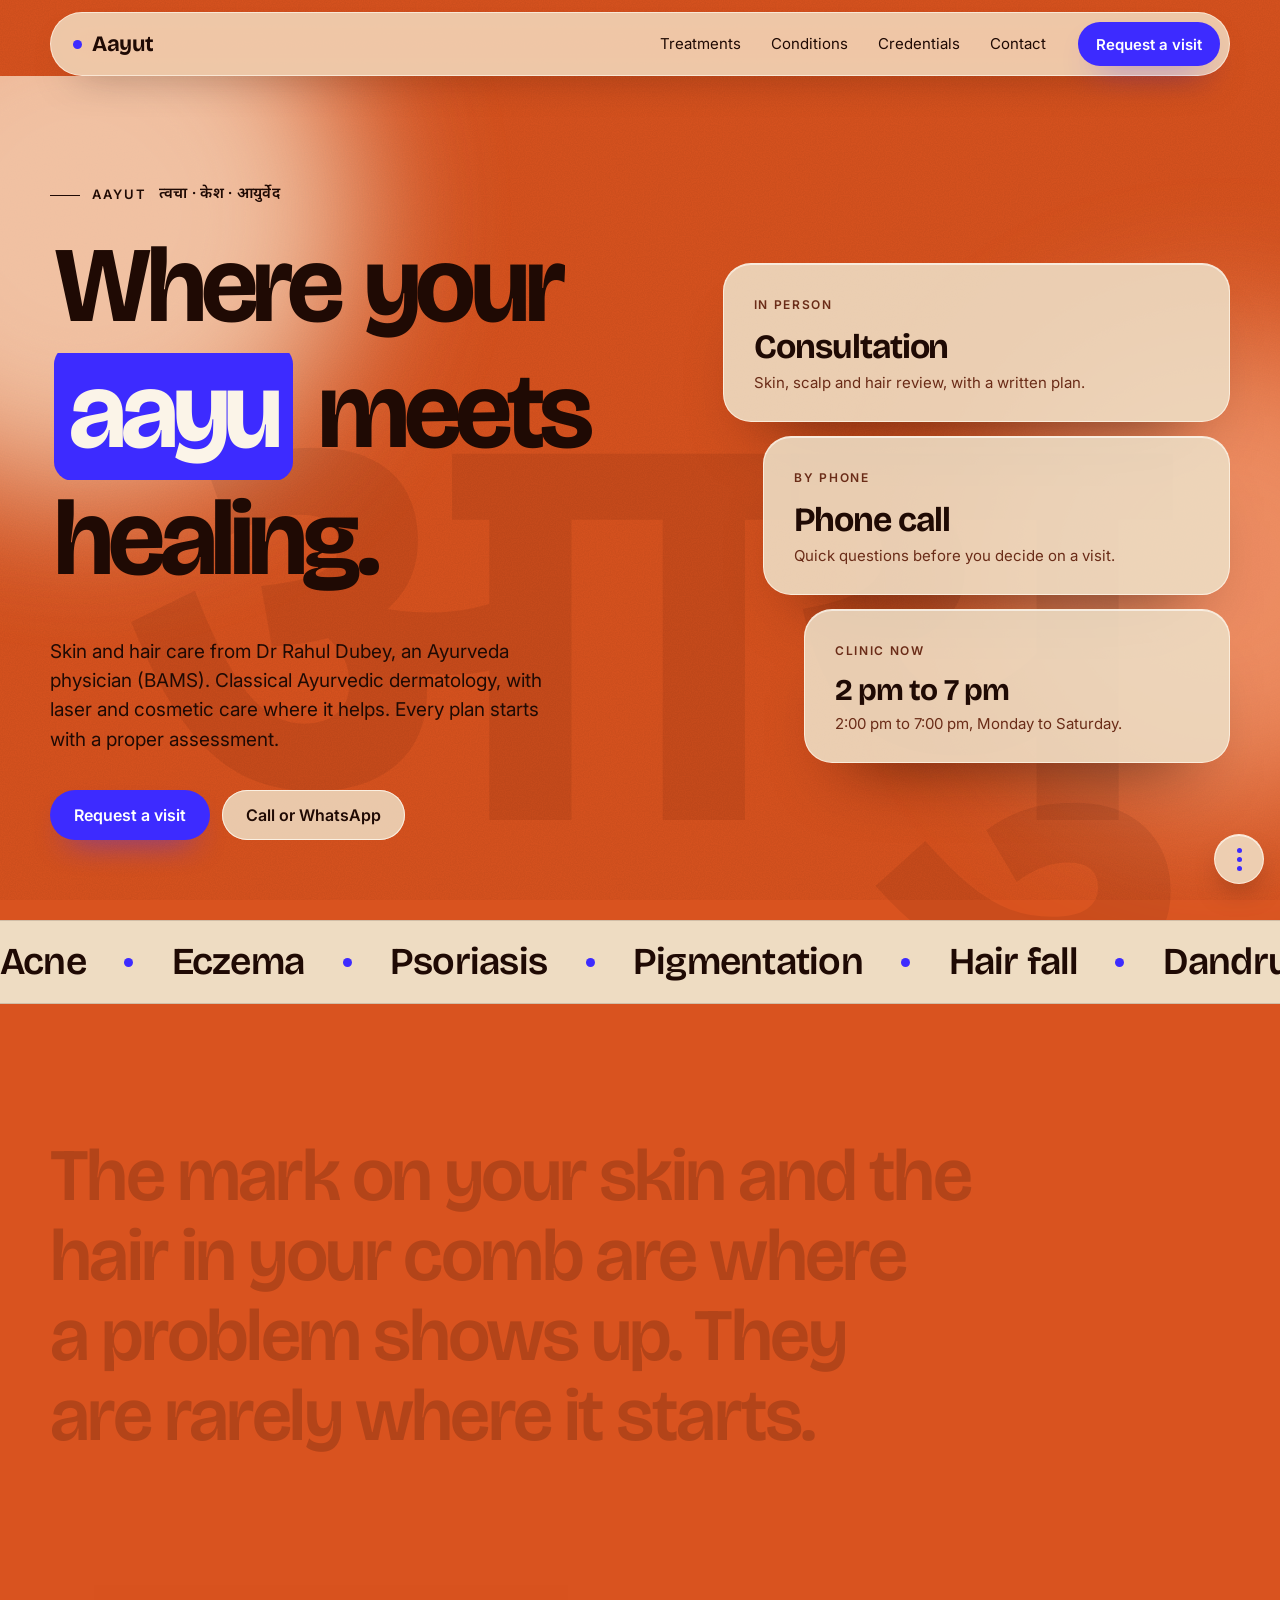
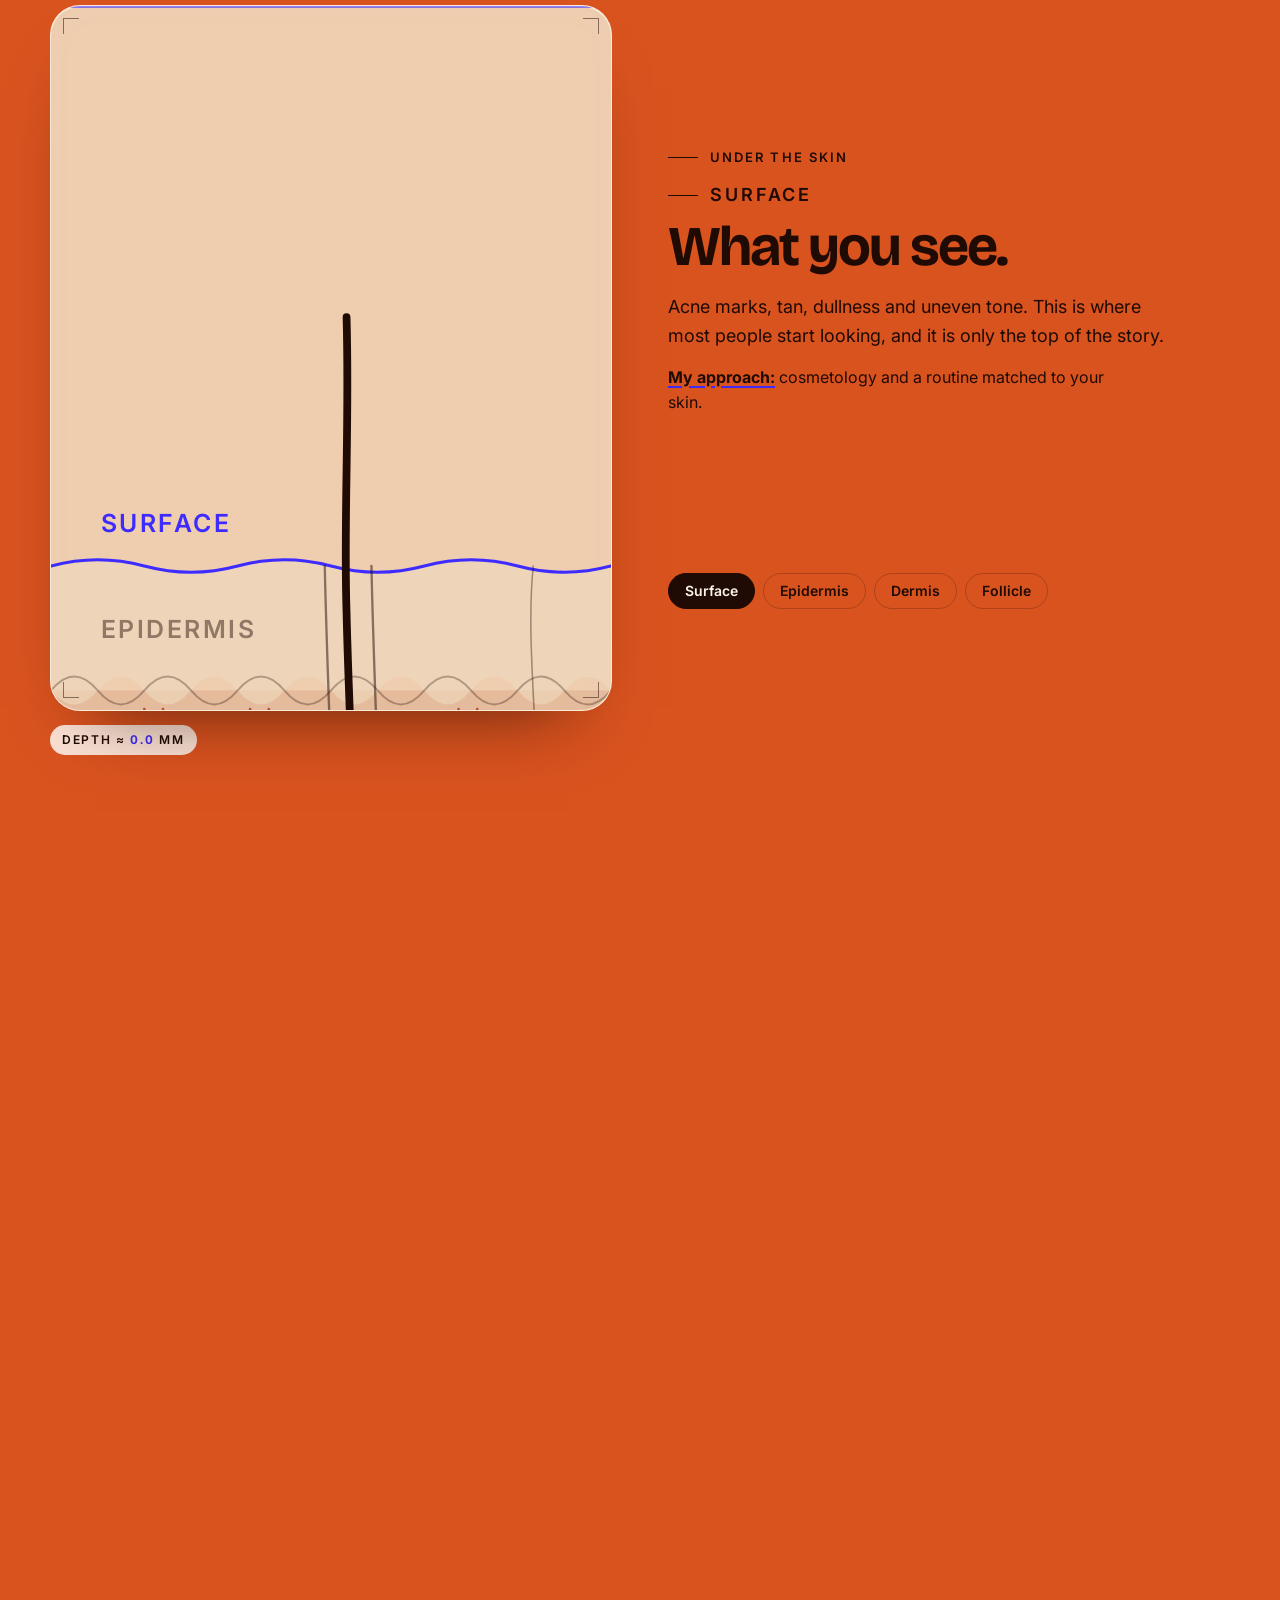
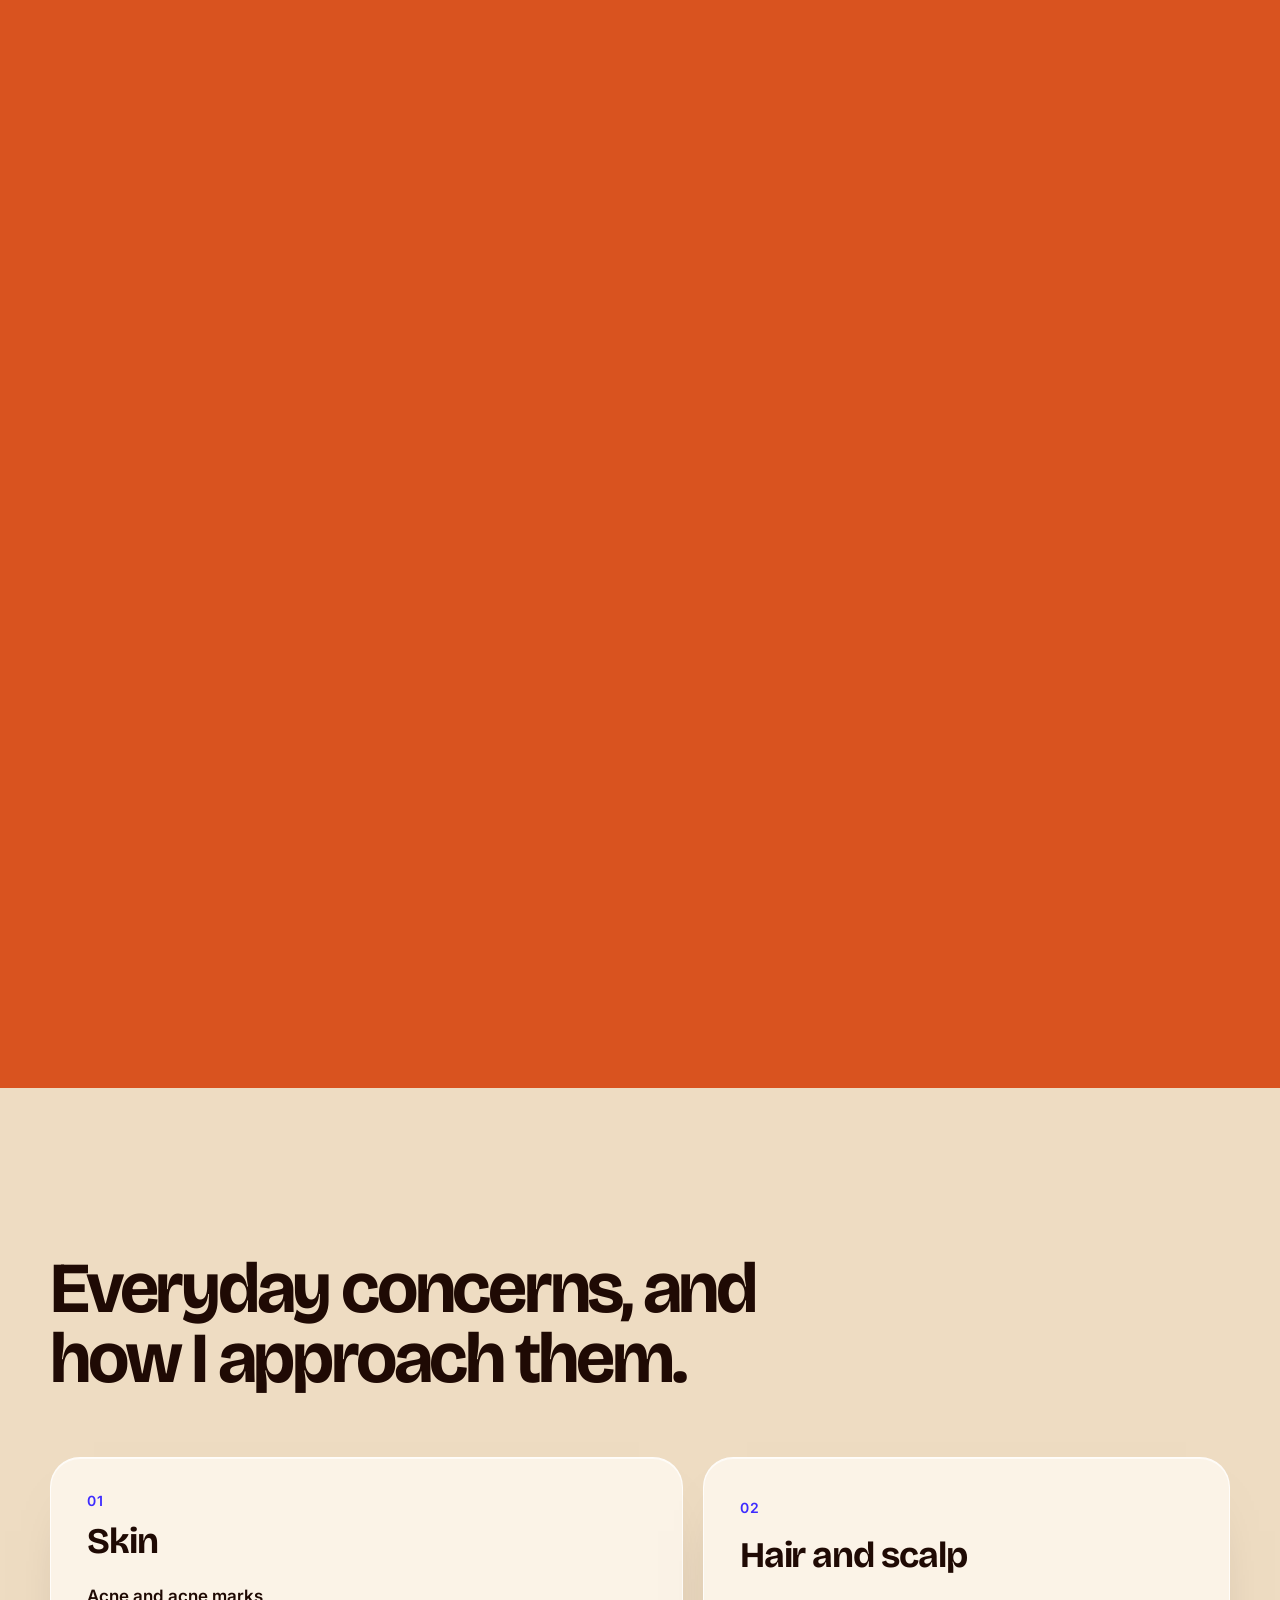
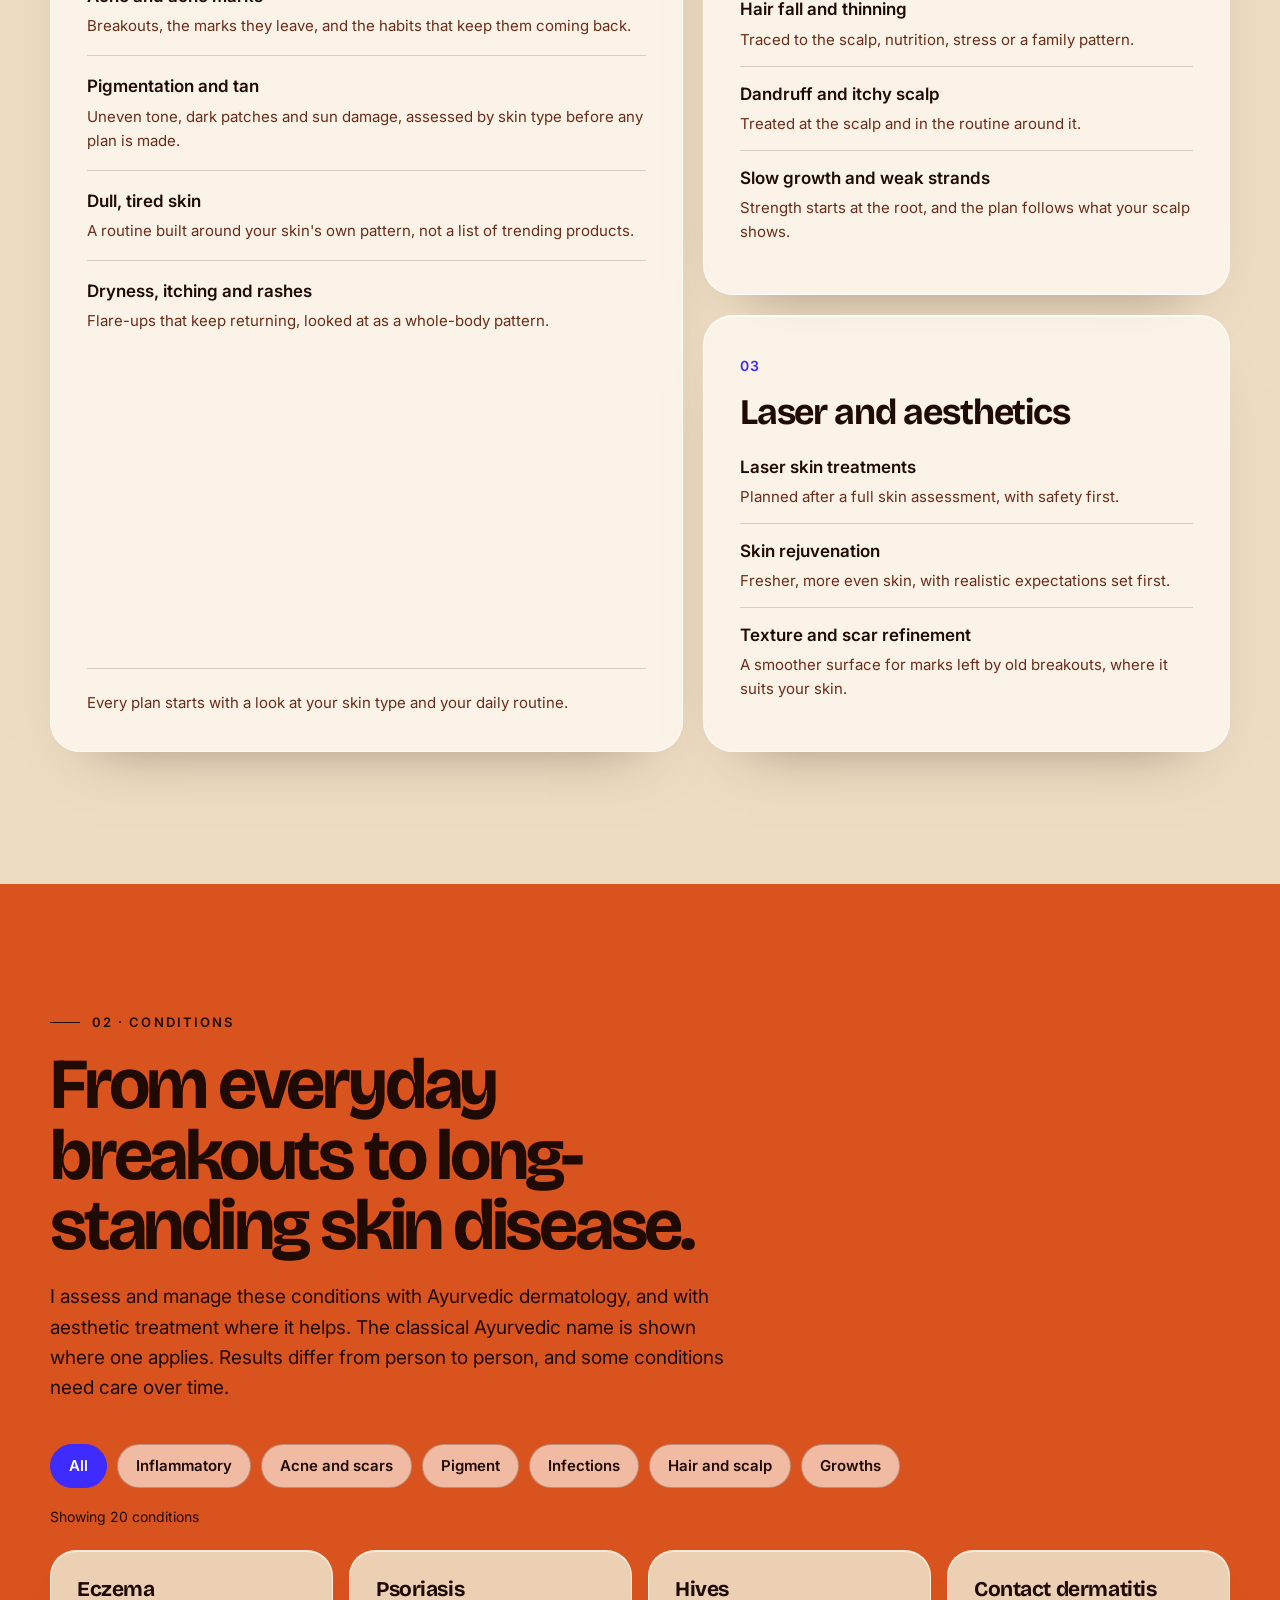
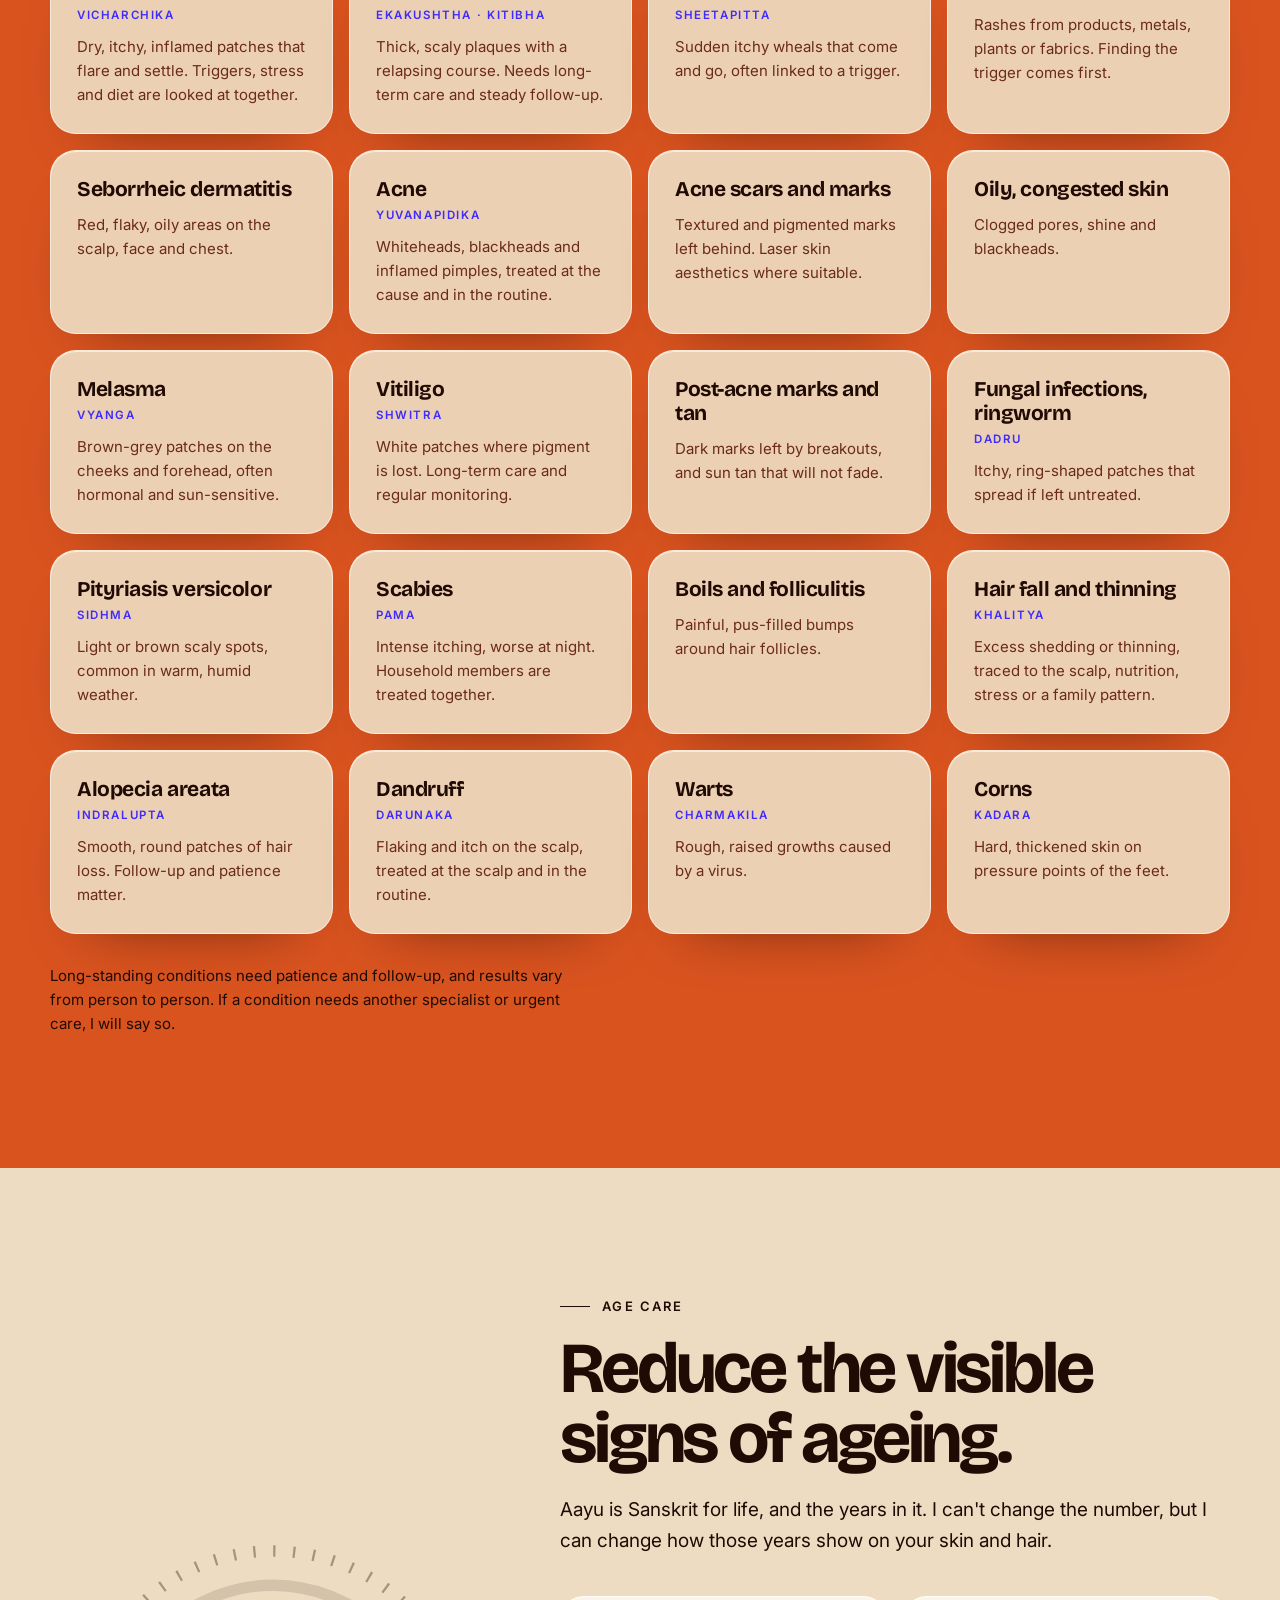
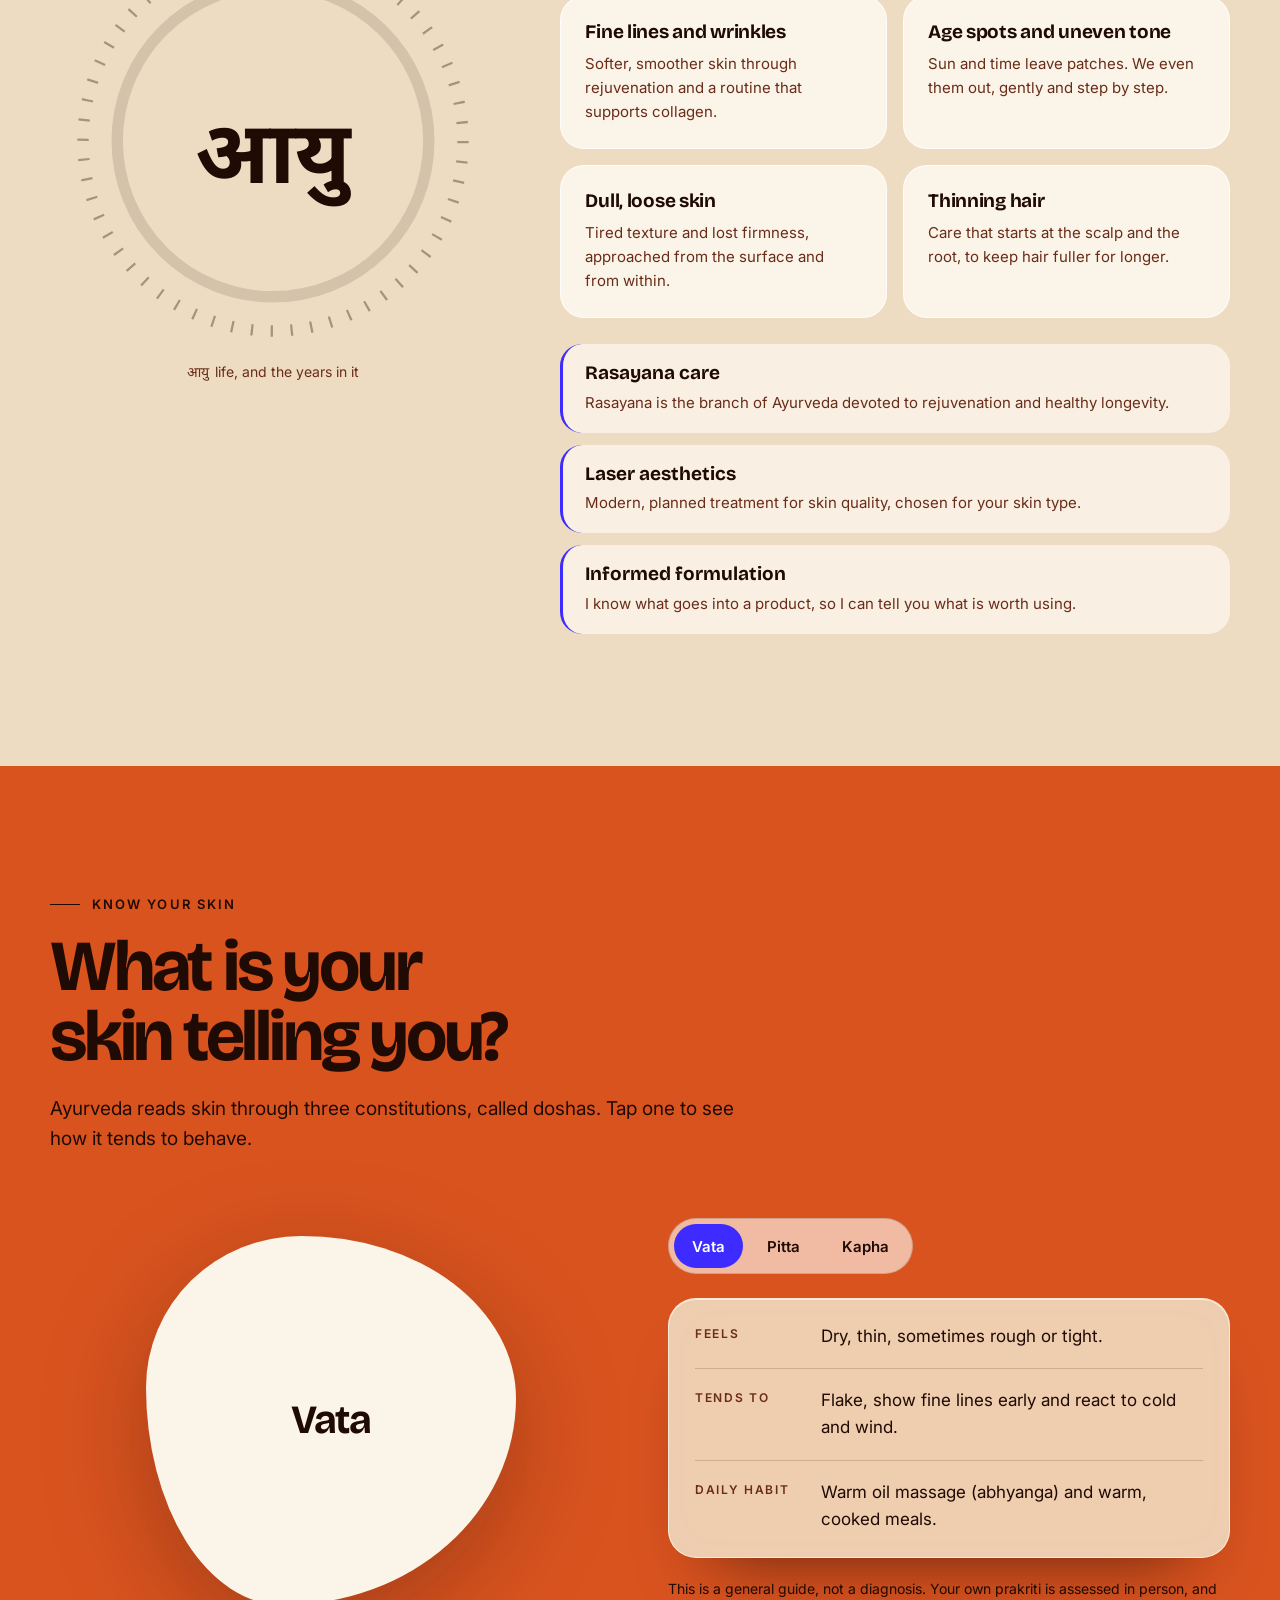
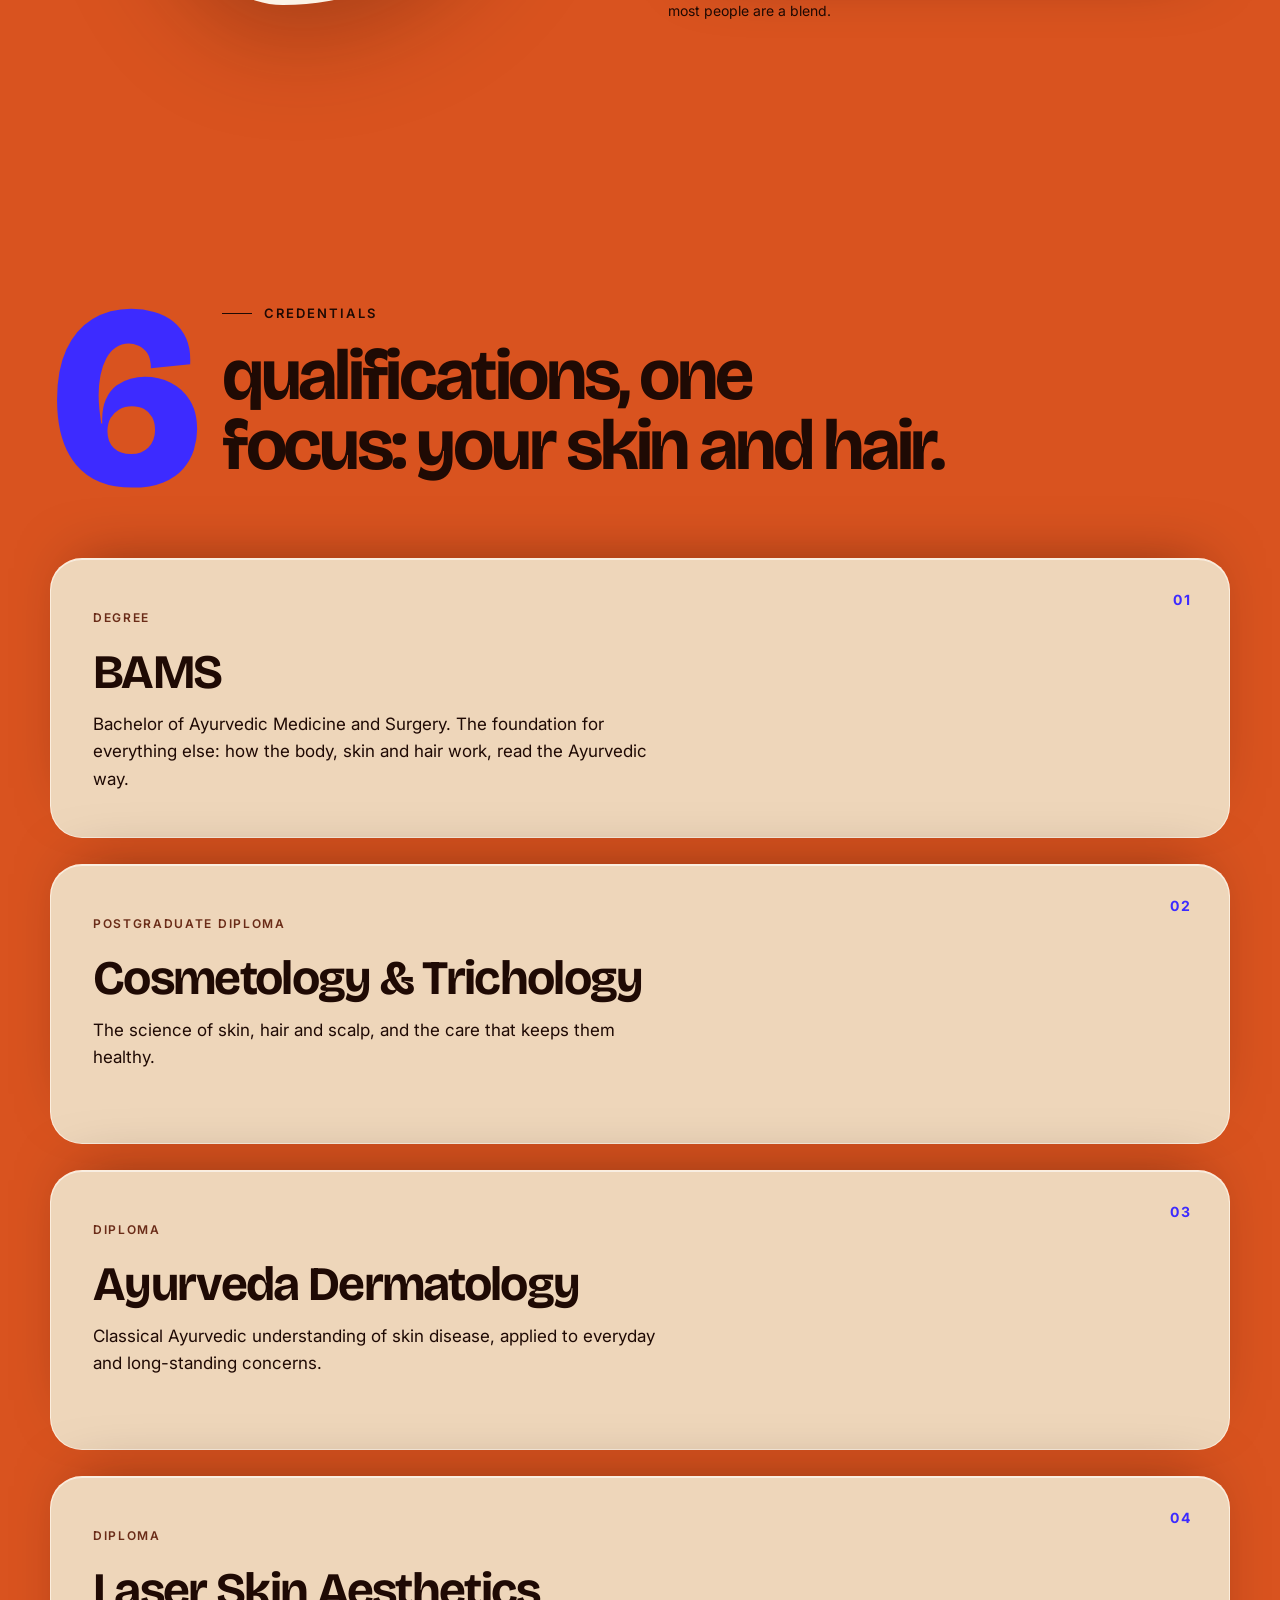
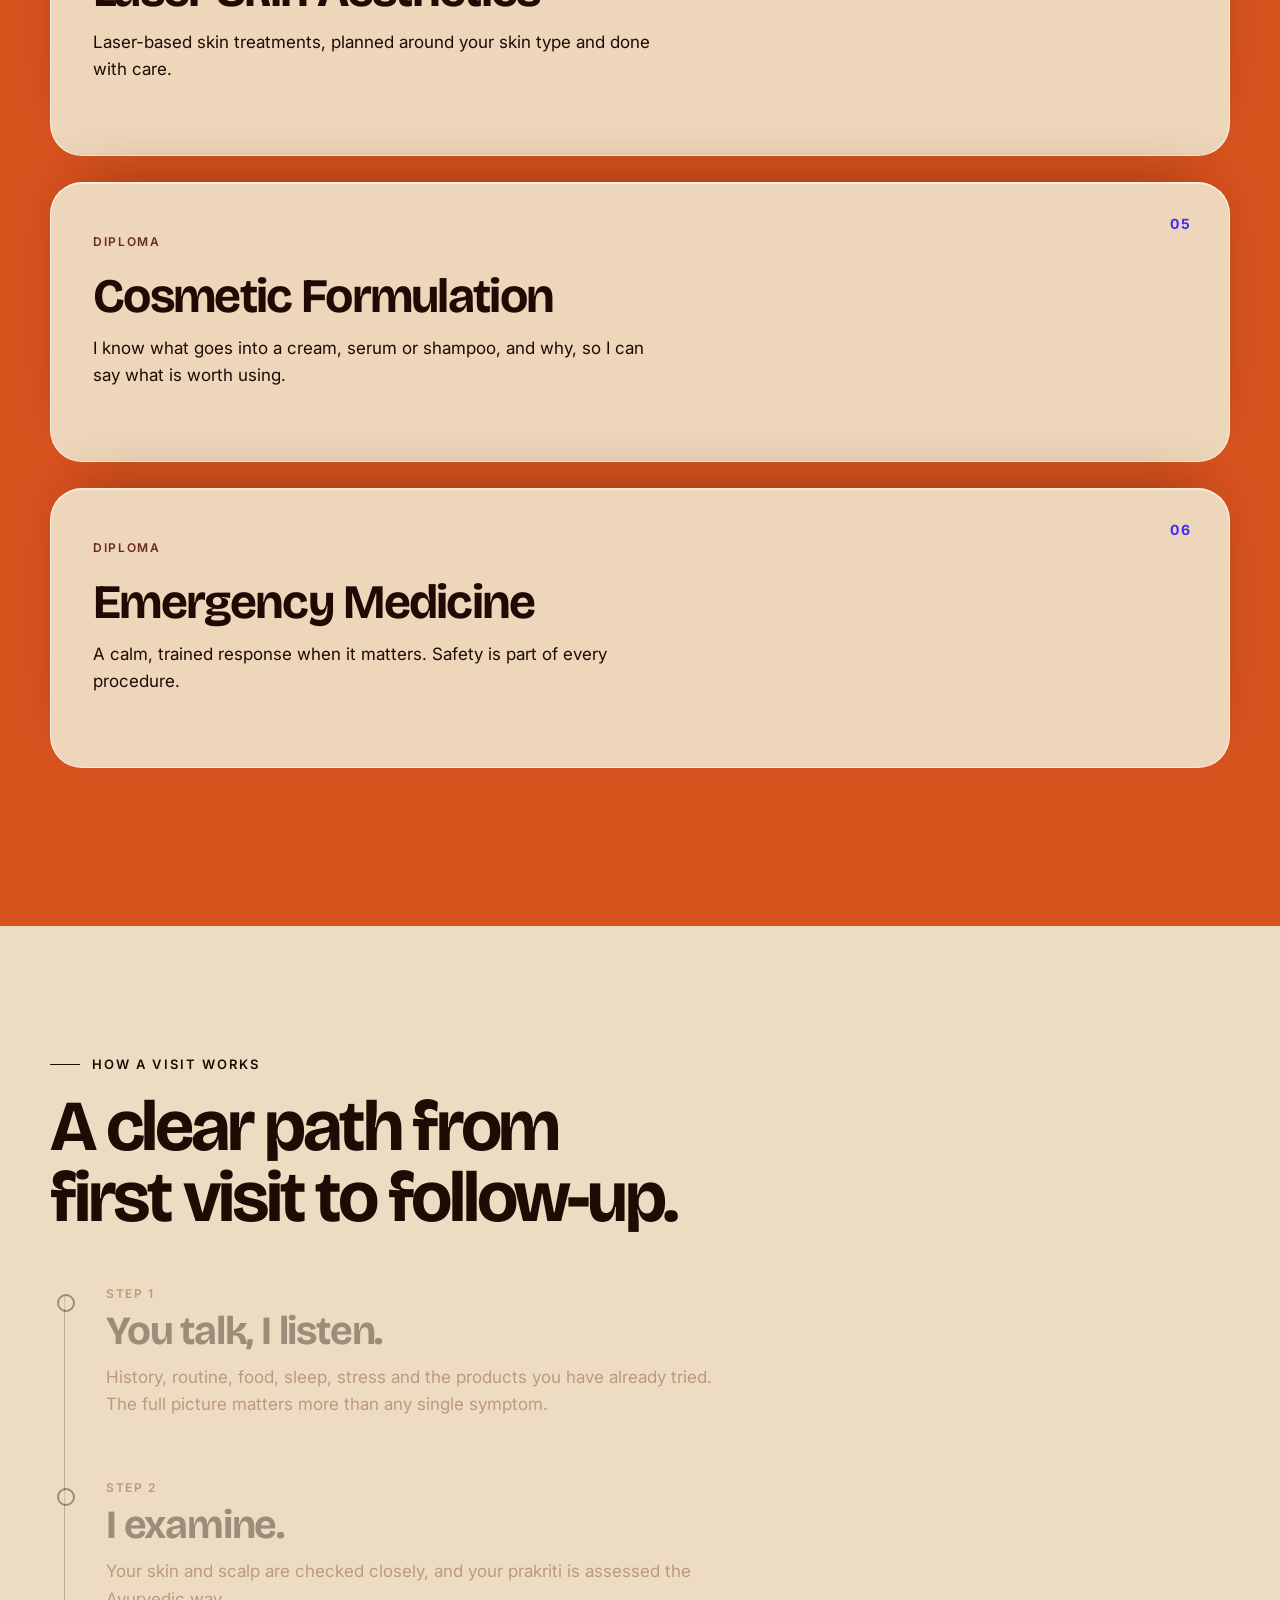
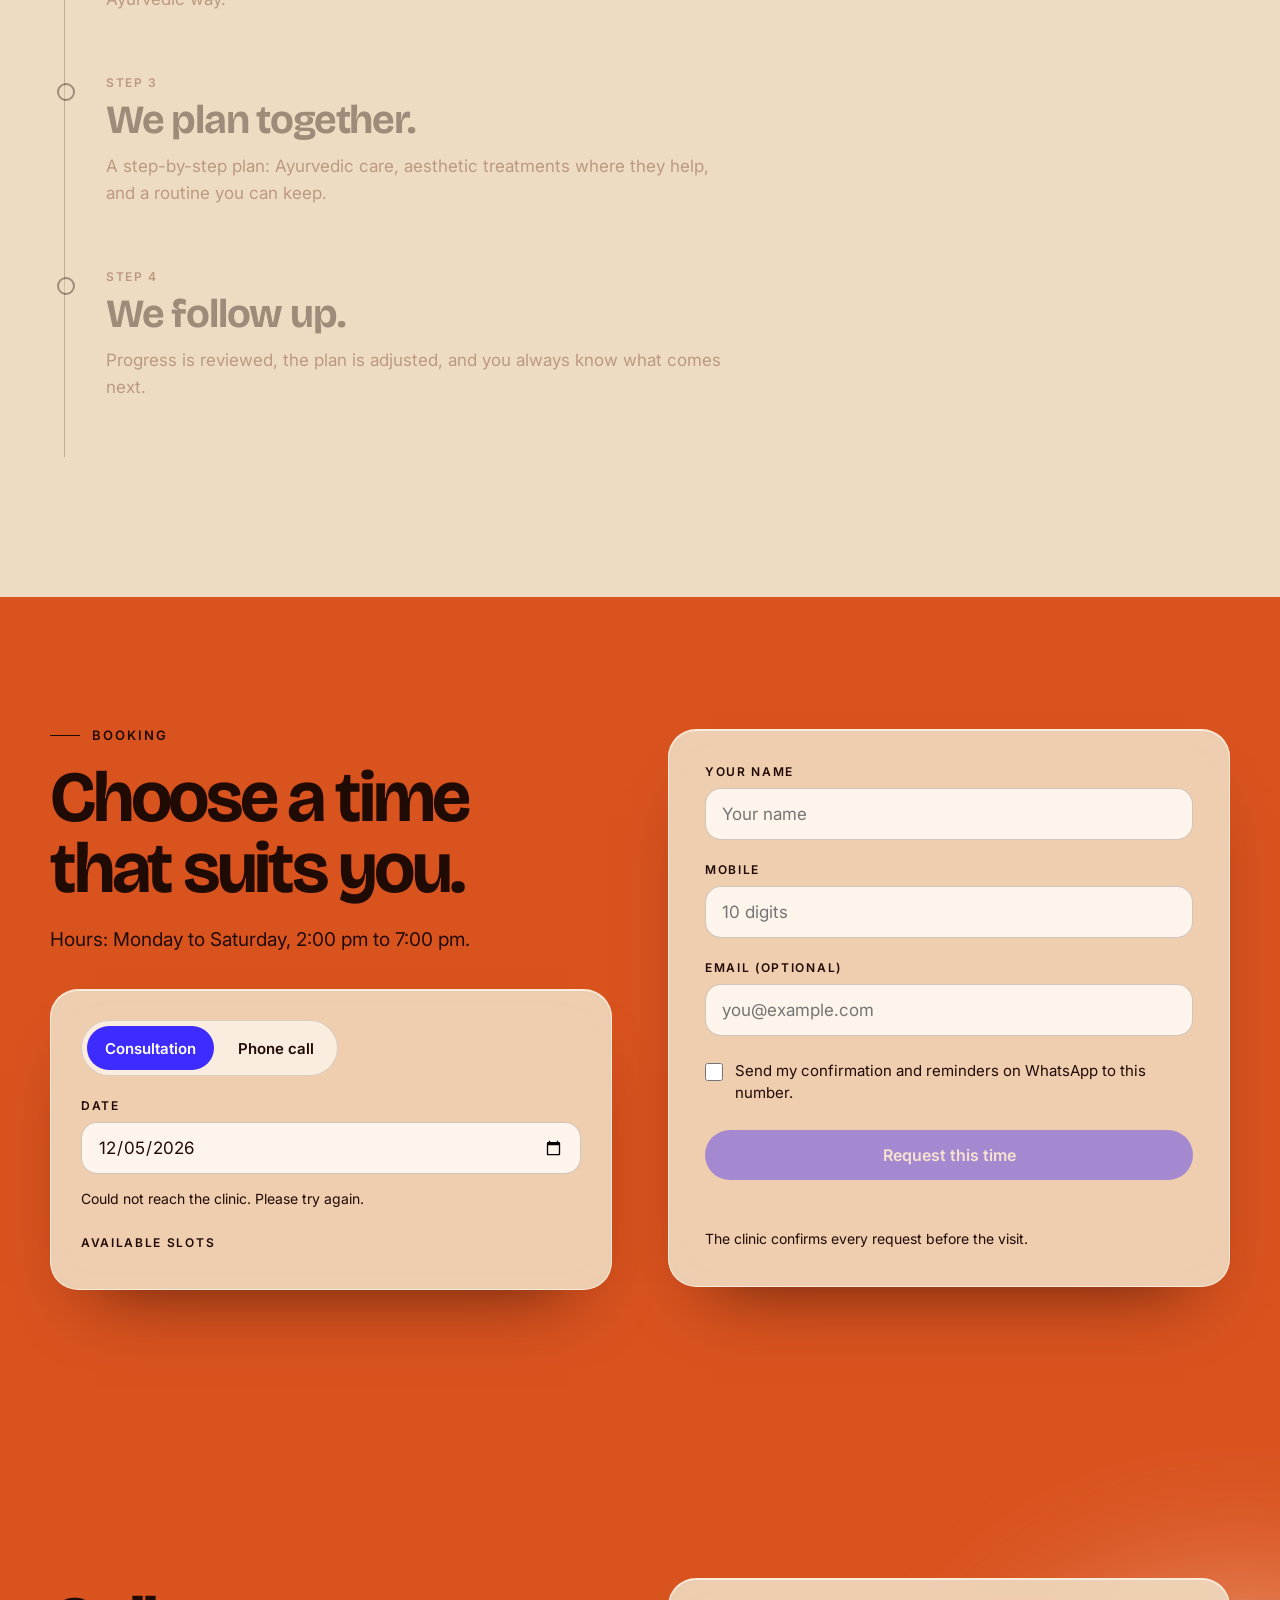
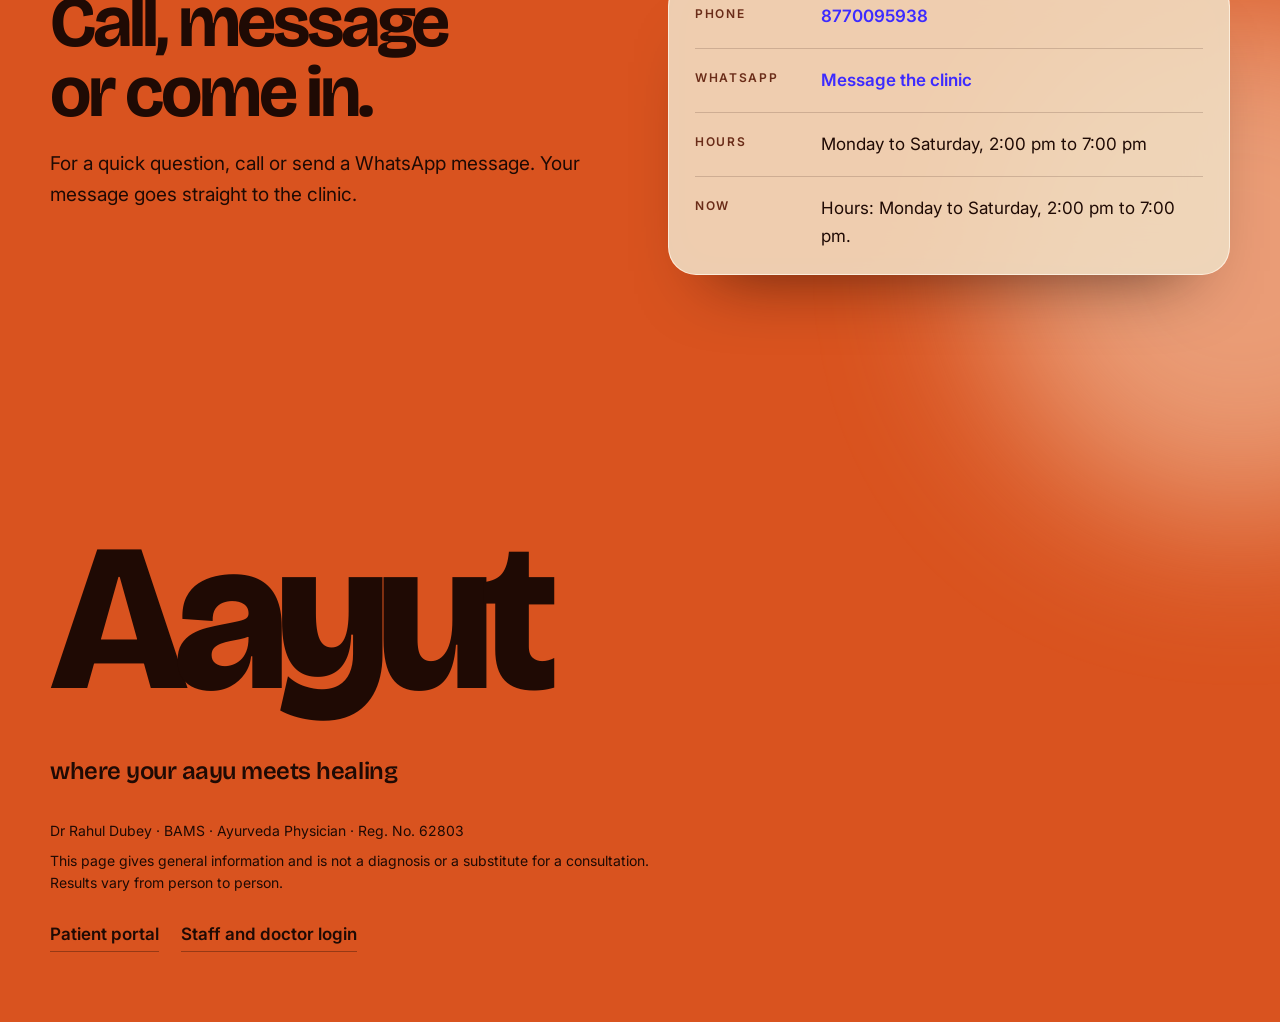
<file: about (2).html>
<!doctype html>
<html lang="en">
<head>
<meta charset="utf-8">
<meta name="viewport" content="width=device-width, initial-scale=1">
<meta name="robots" content="noindex">
<title>Aayut</title>
<meta http-equiv="refresh" content="0; url=index.html">
<script>location.replace('index.html'+location.hash);</script>
</head>
<body><p><a href="index.html">Continue to Aayut</a></p></body>
</html>
</file>
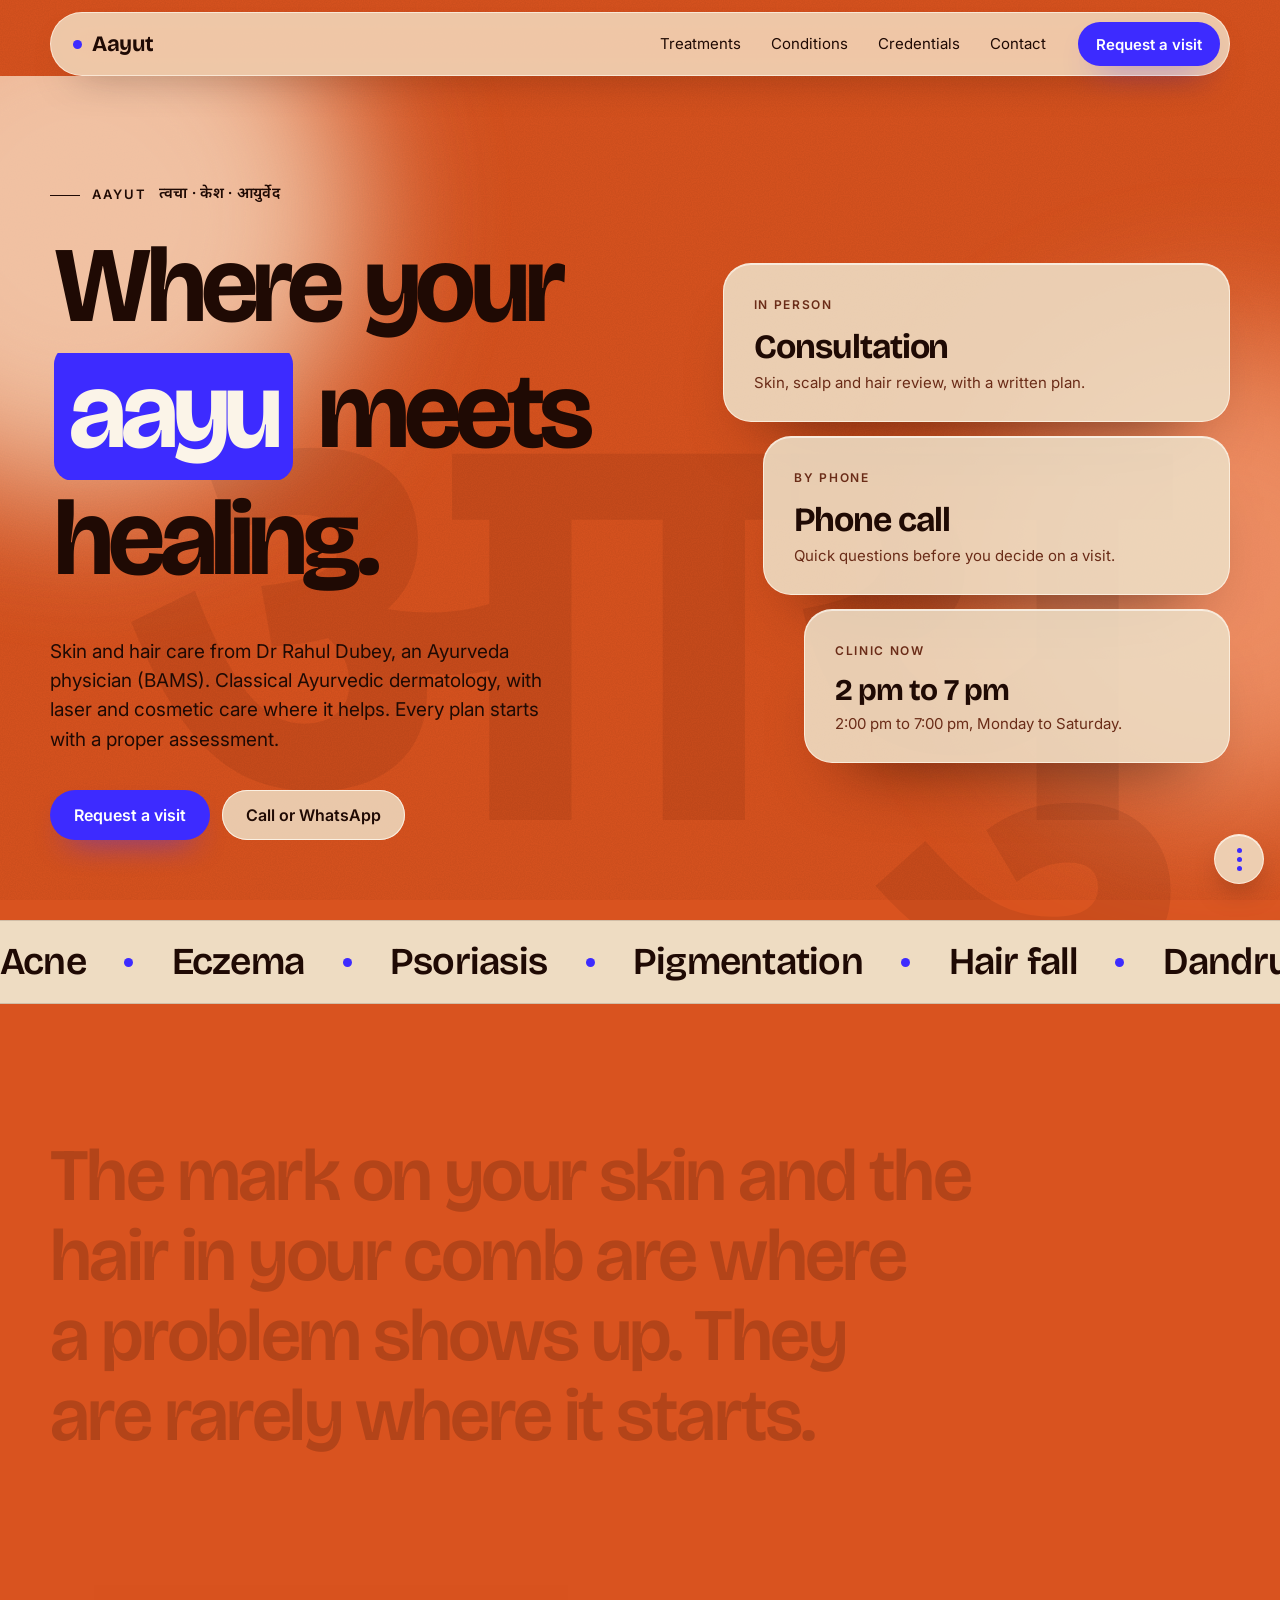
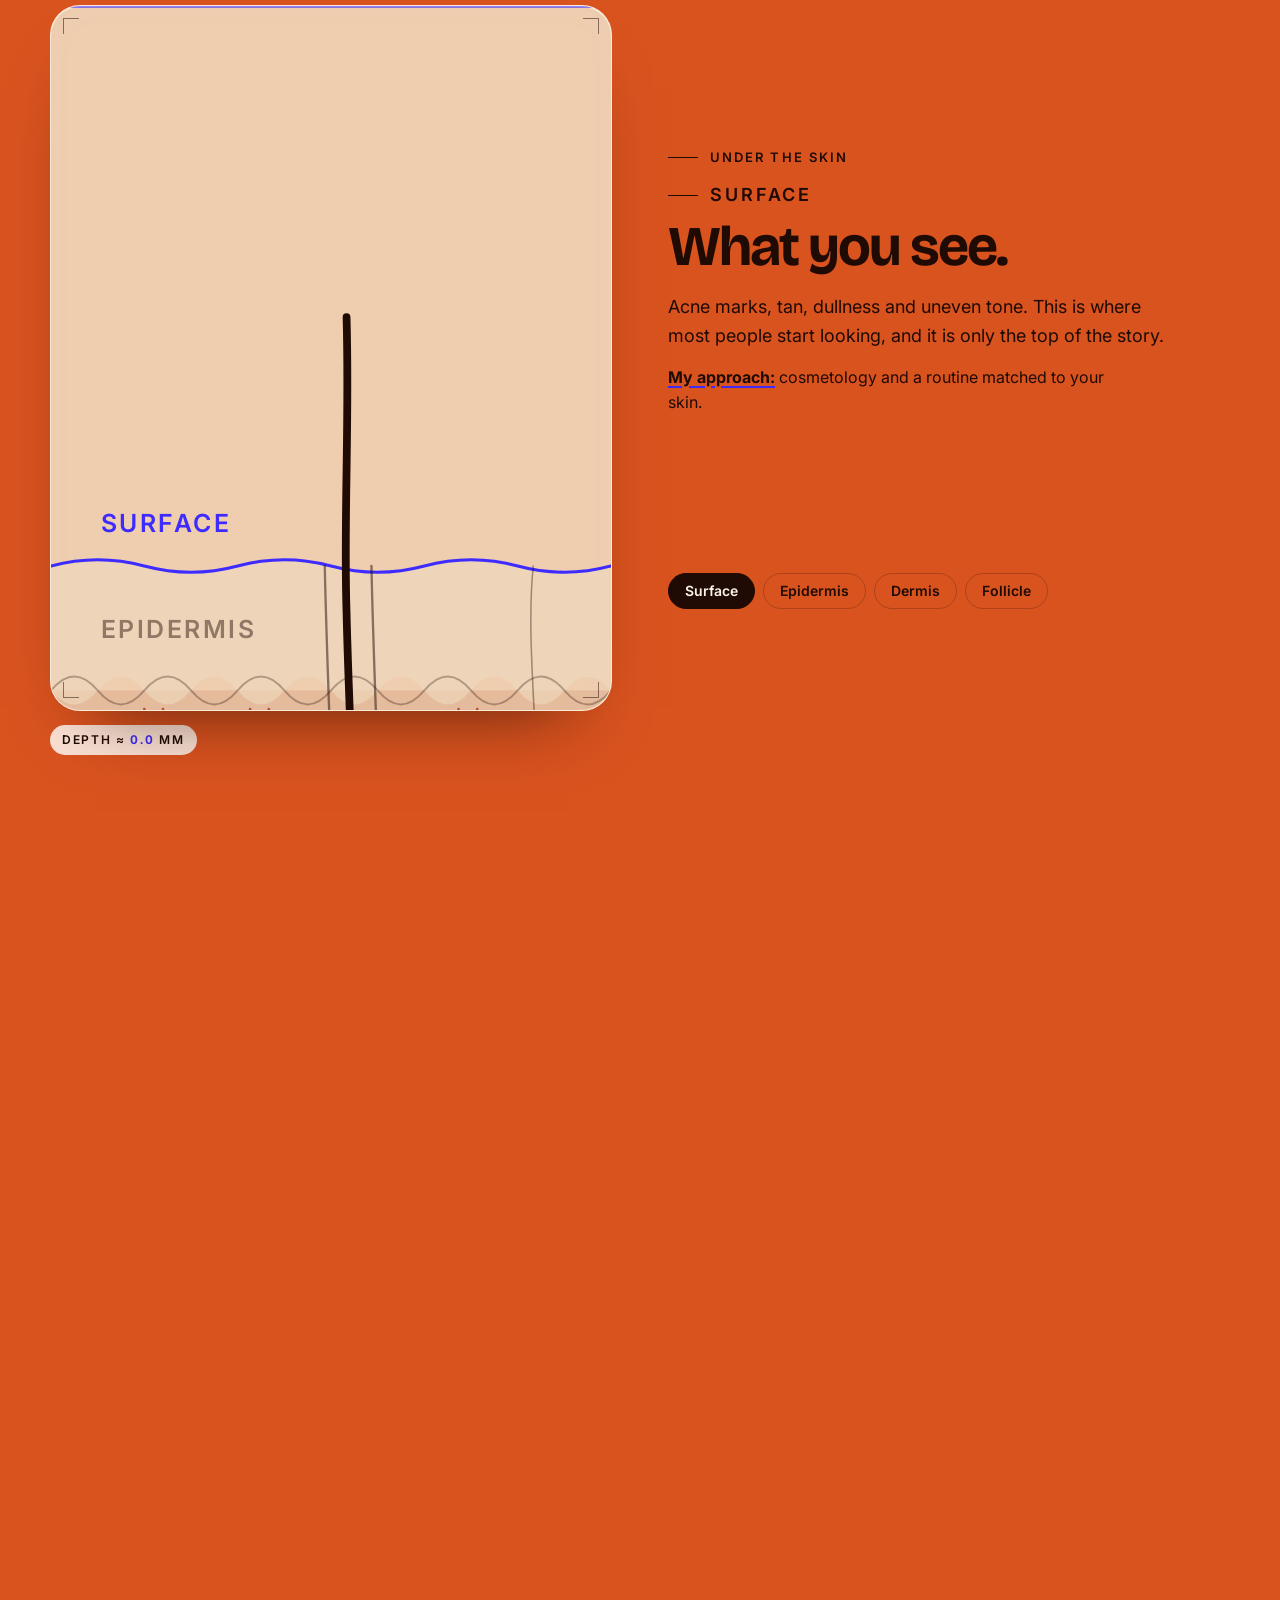
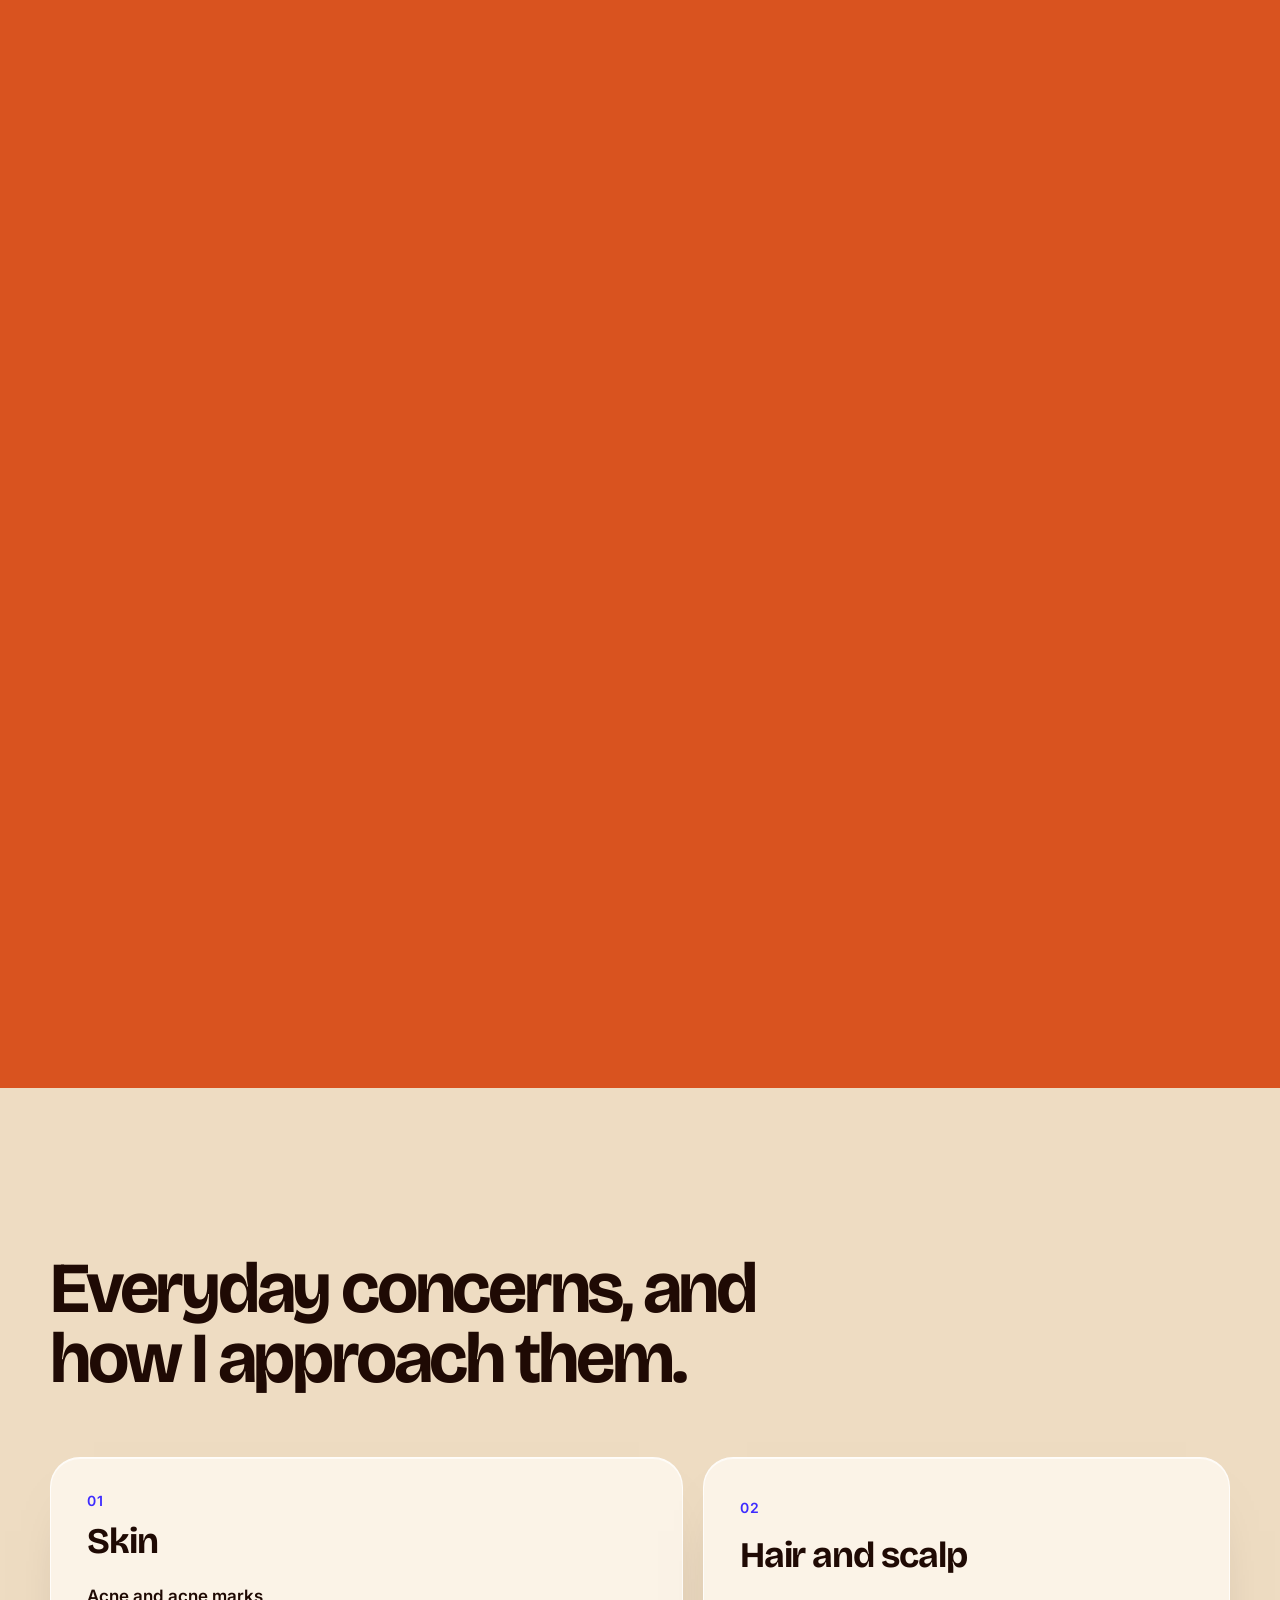
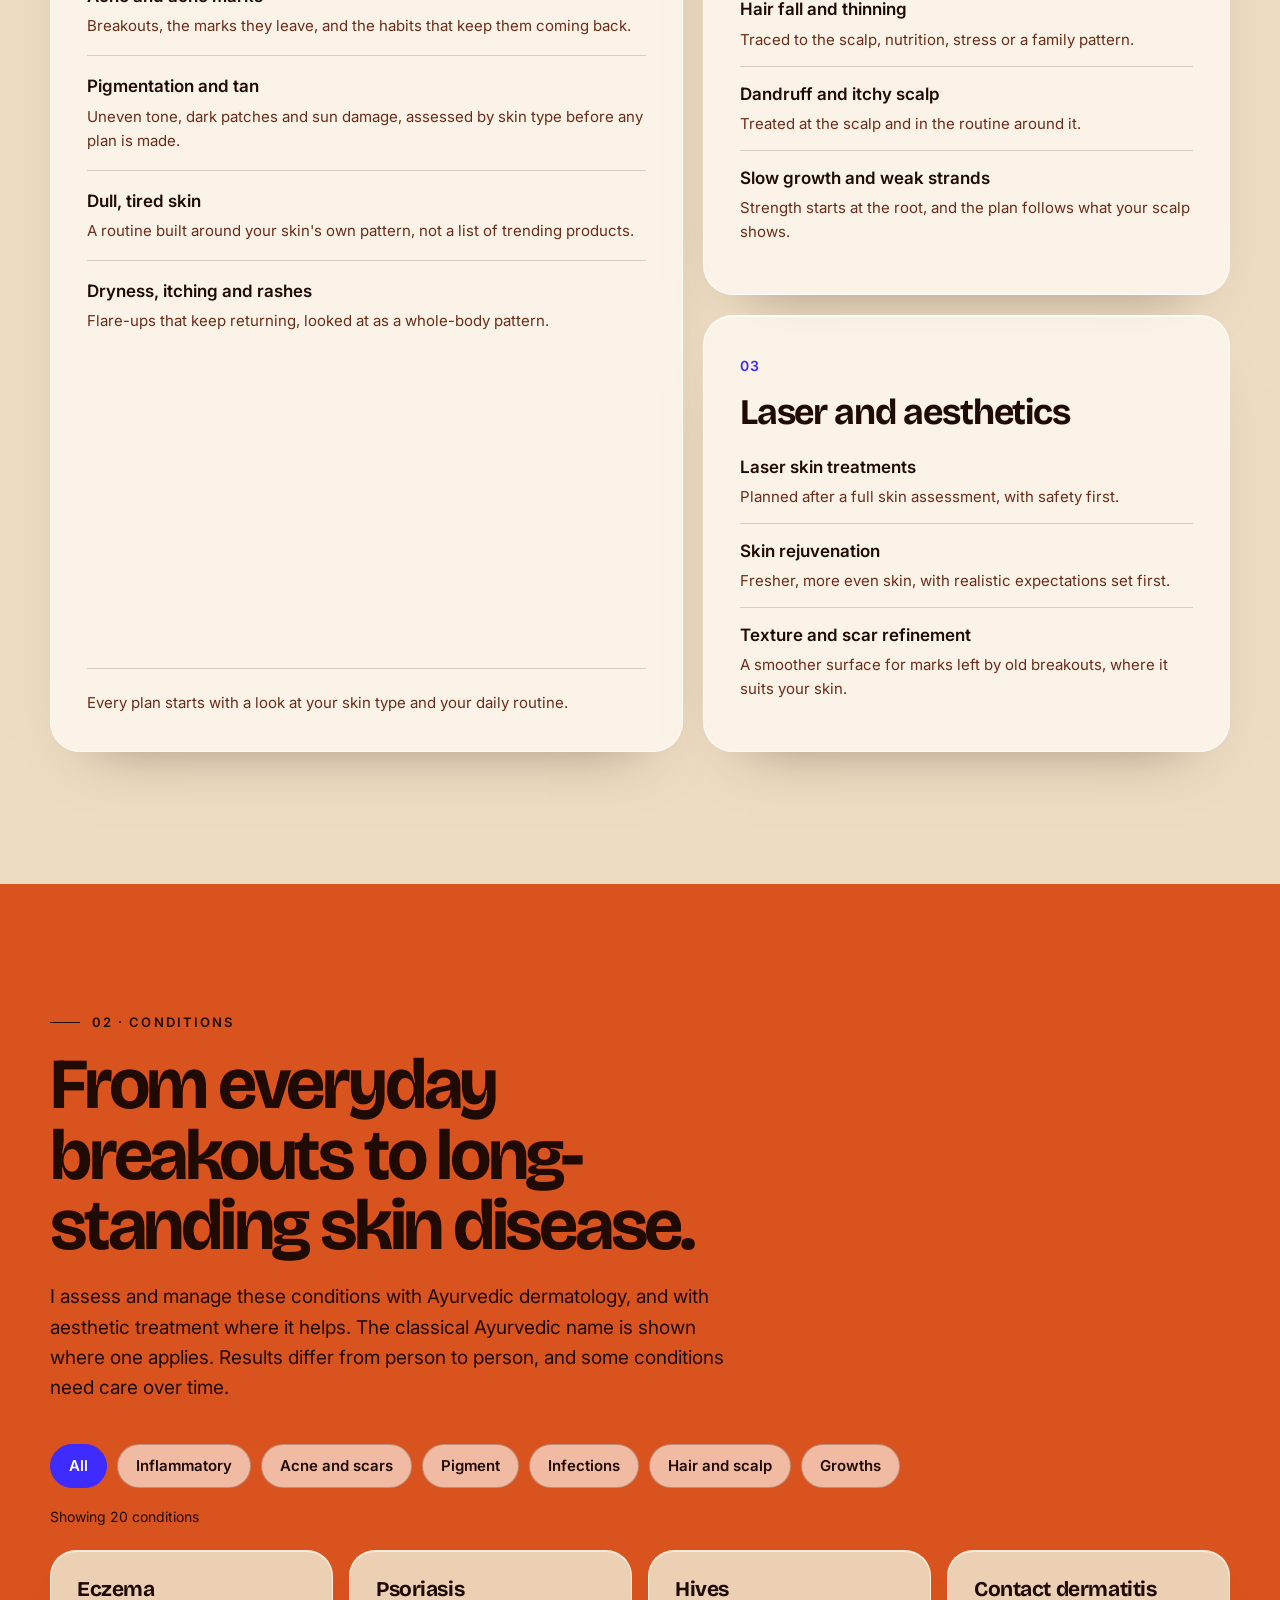
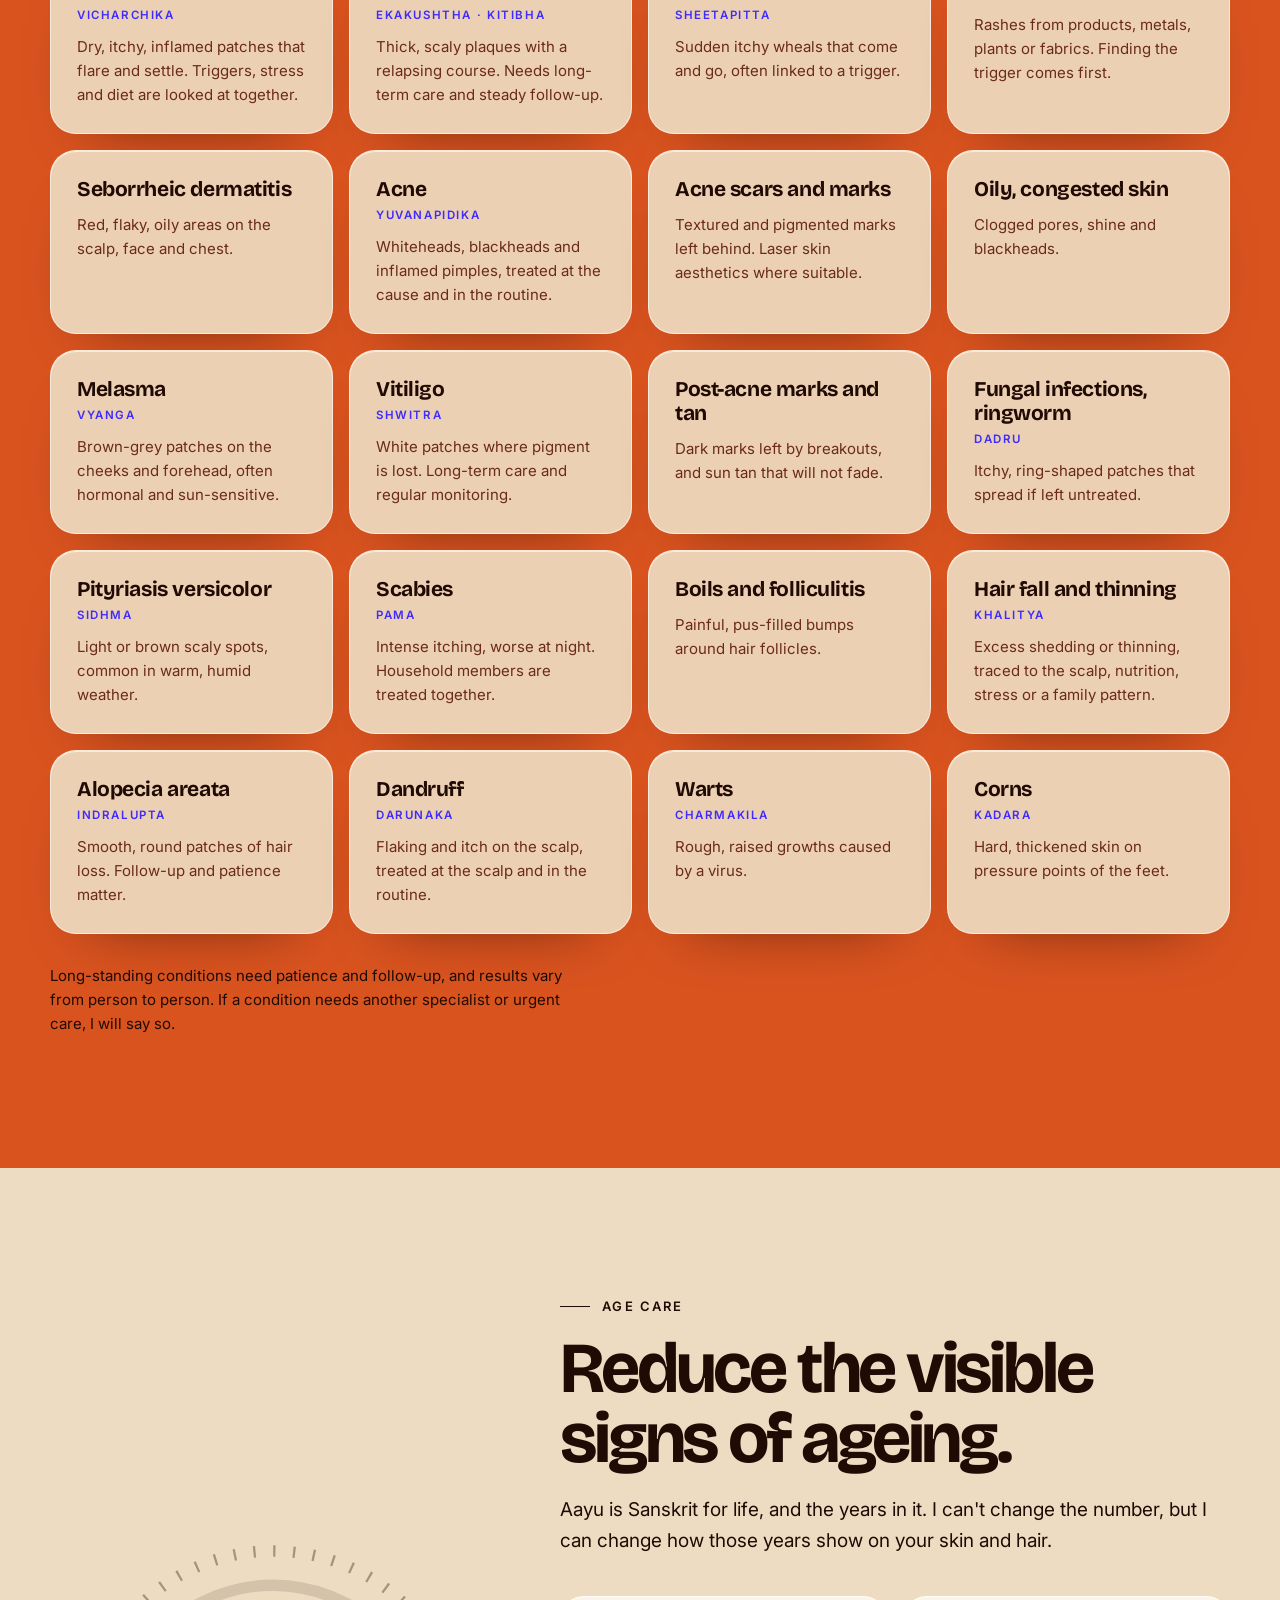
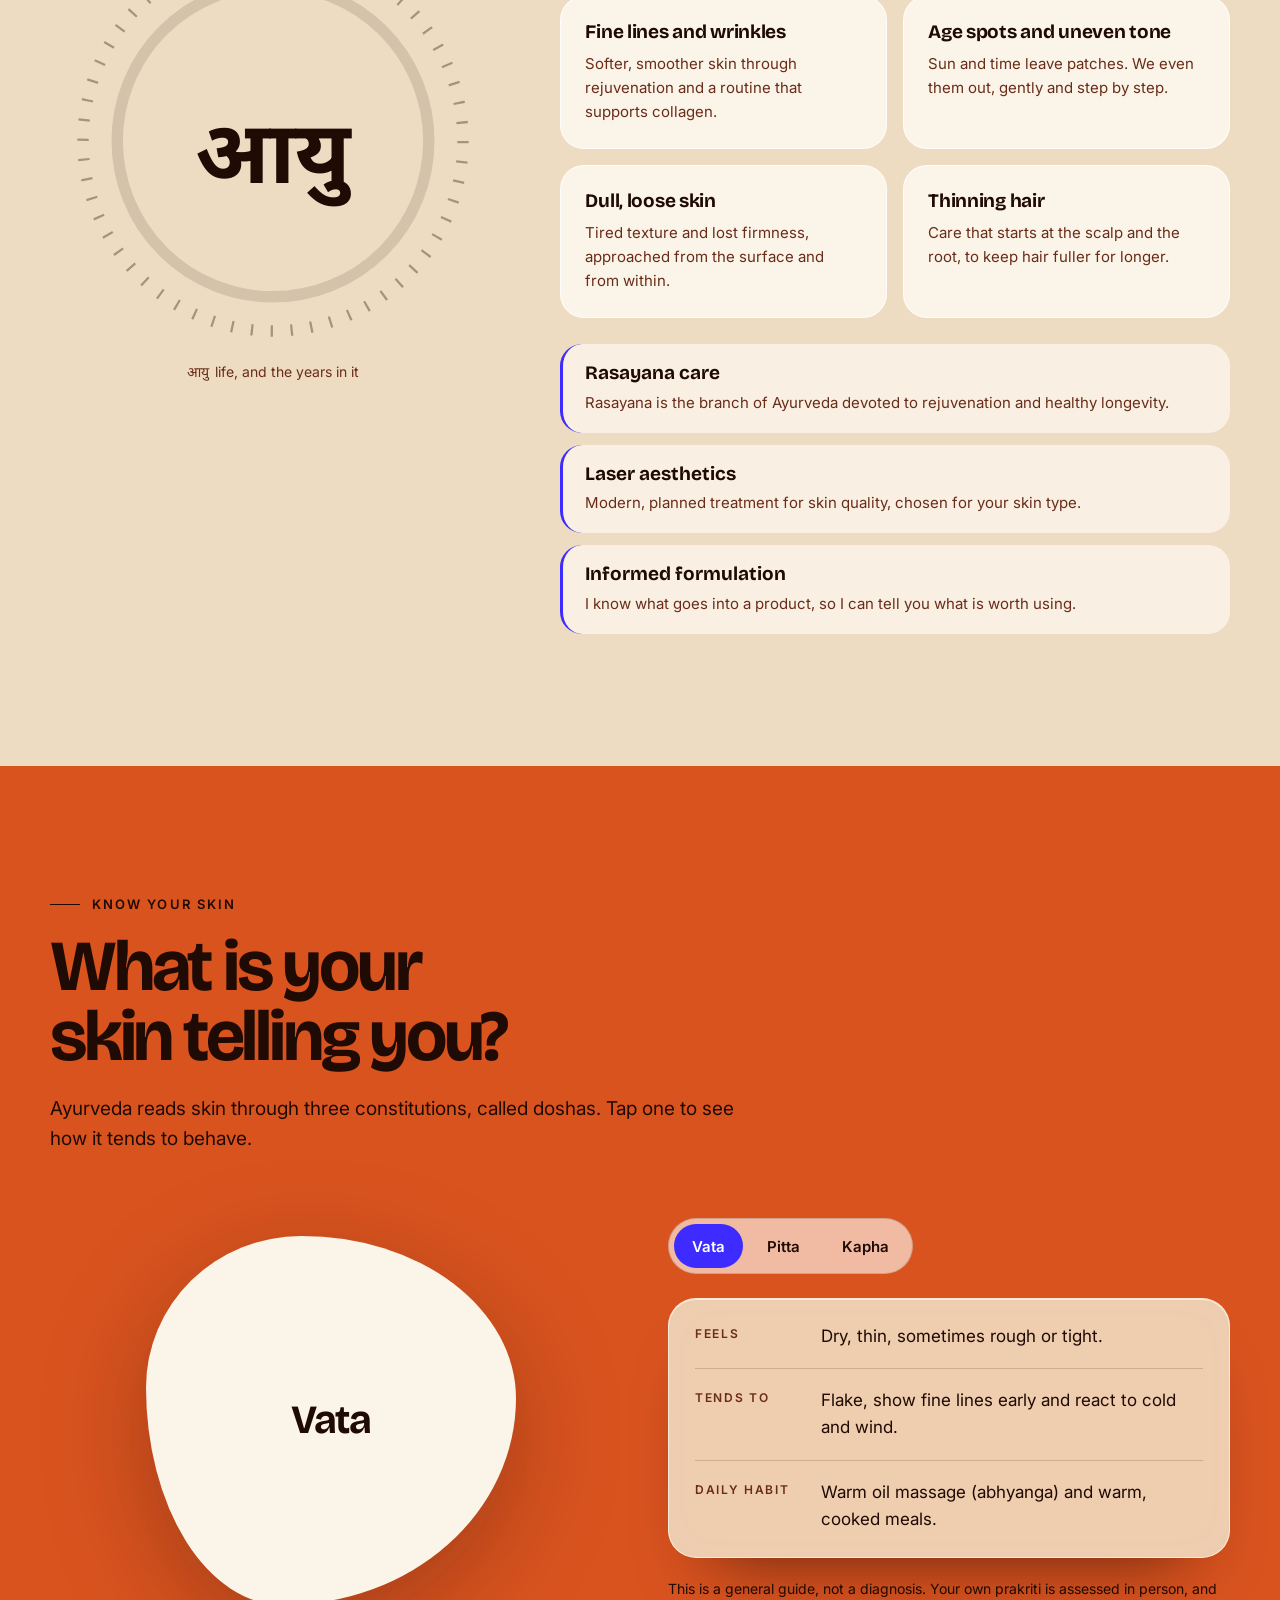
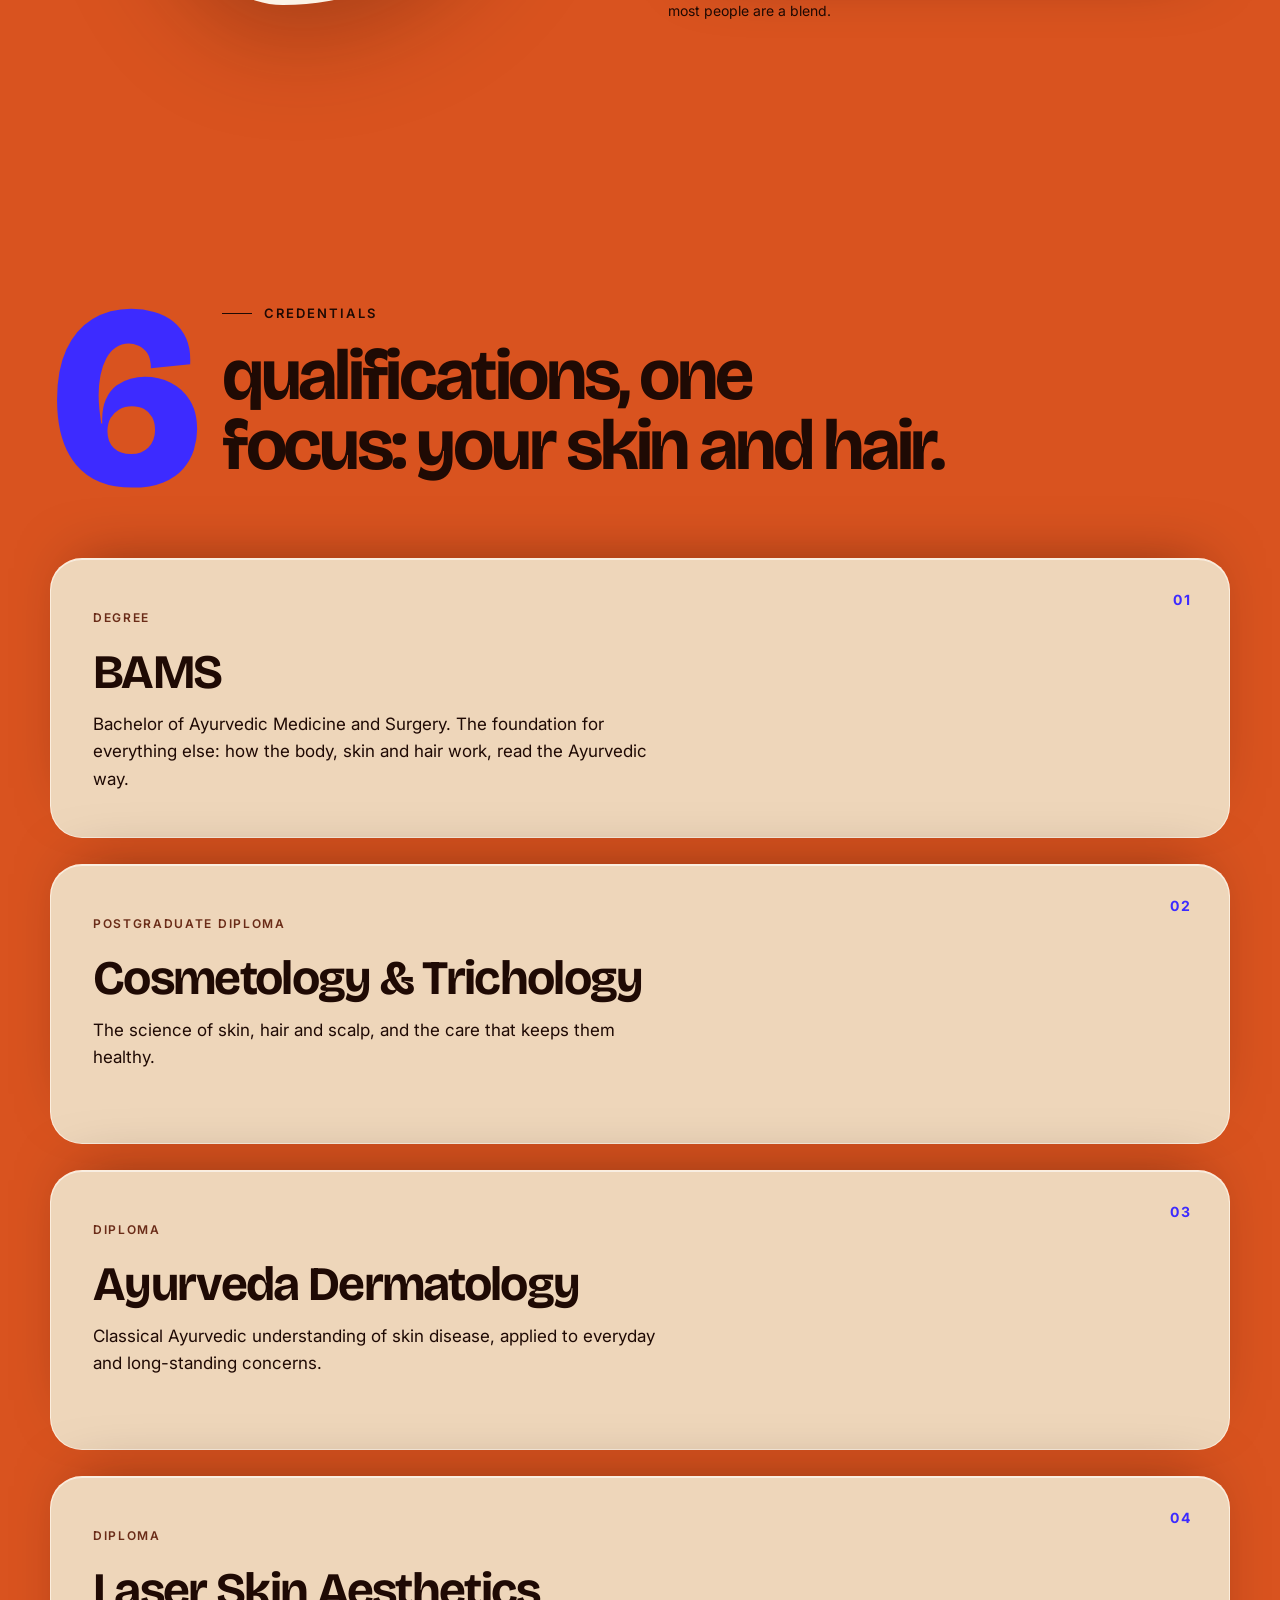
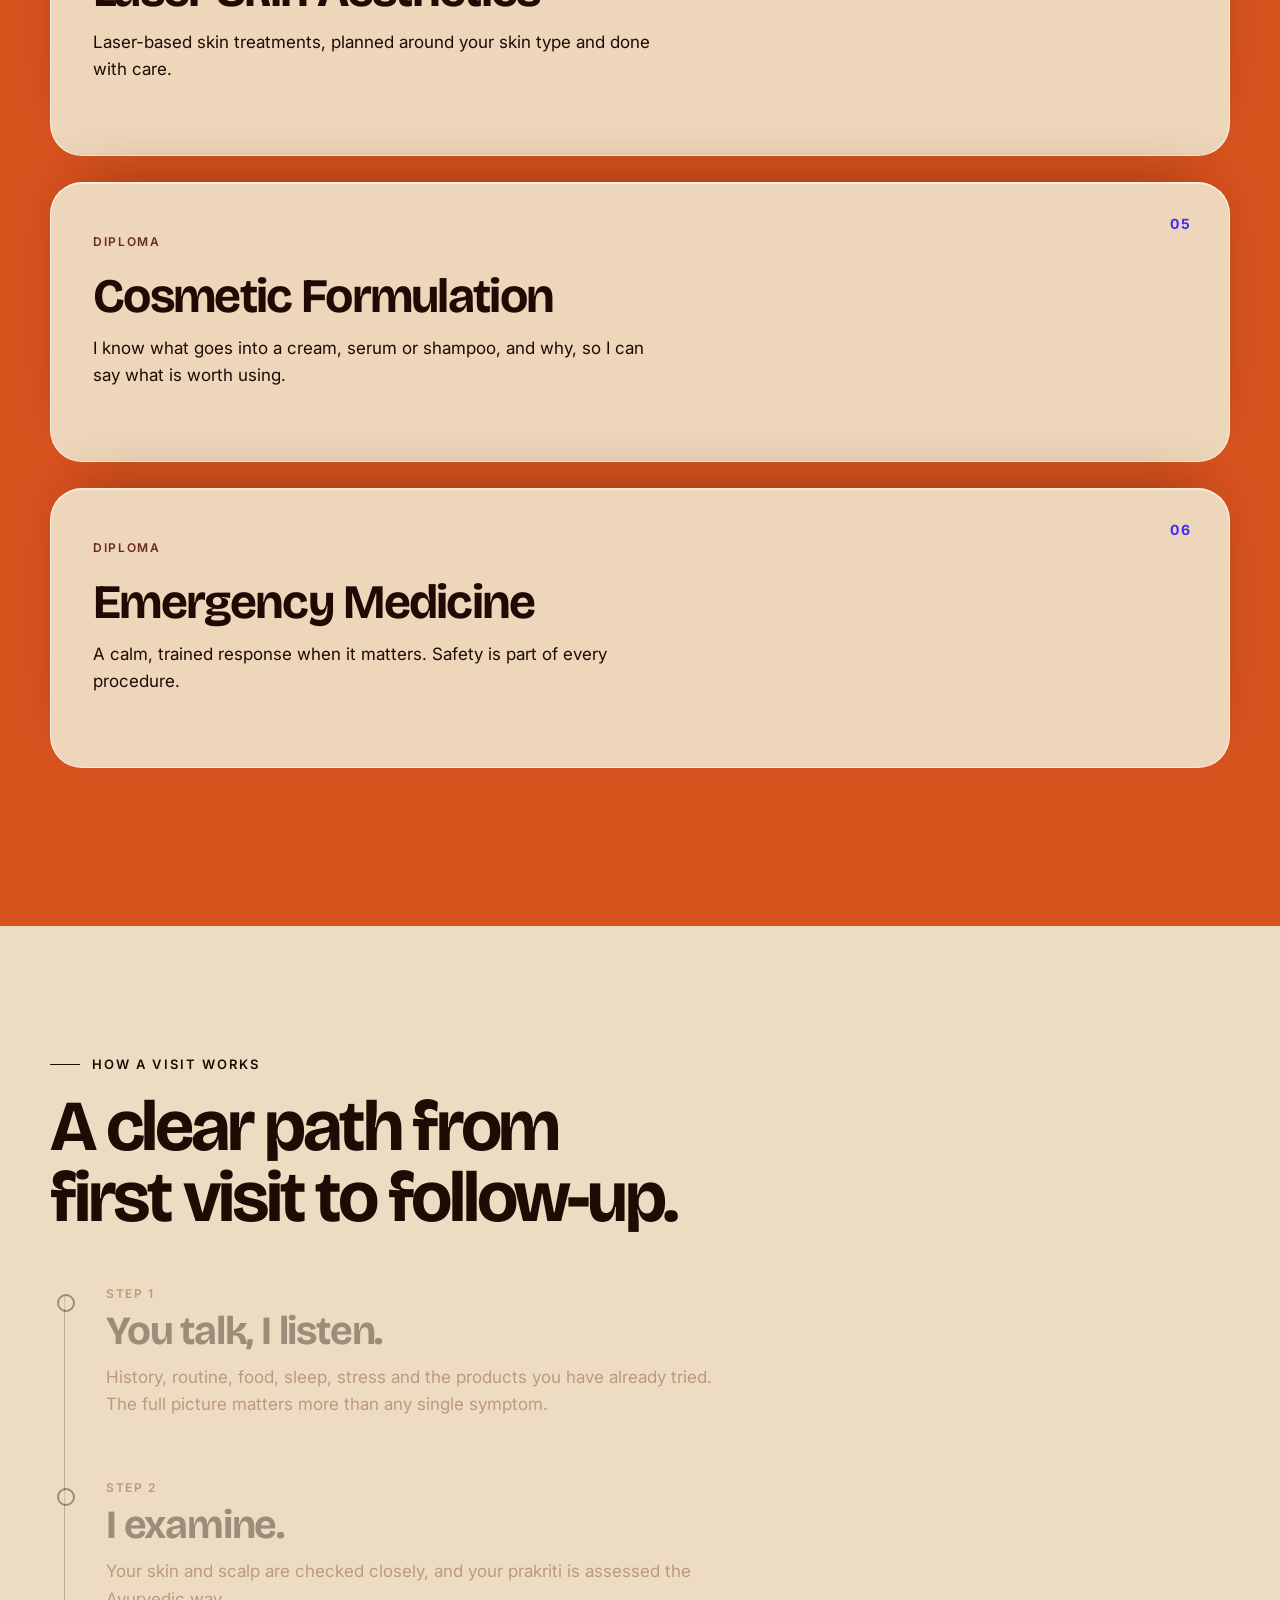
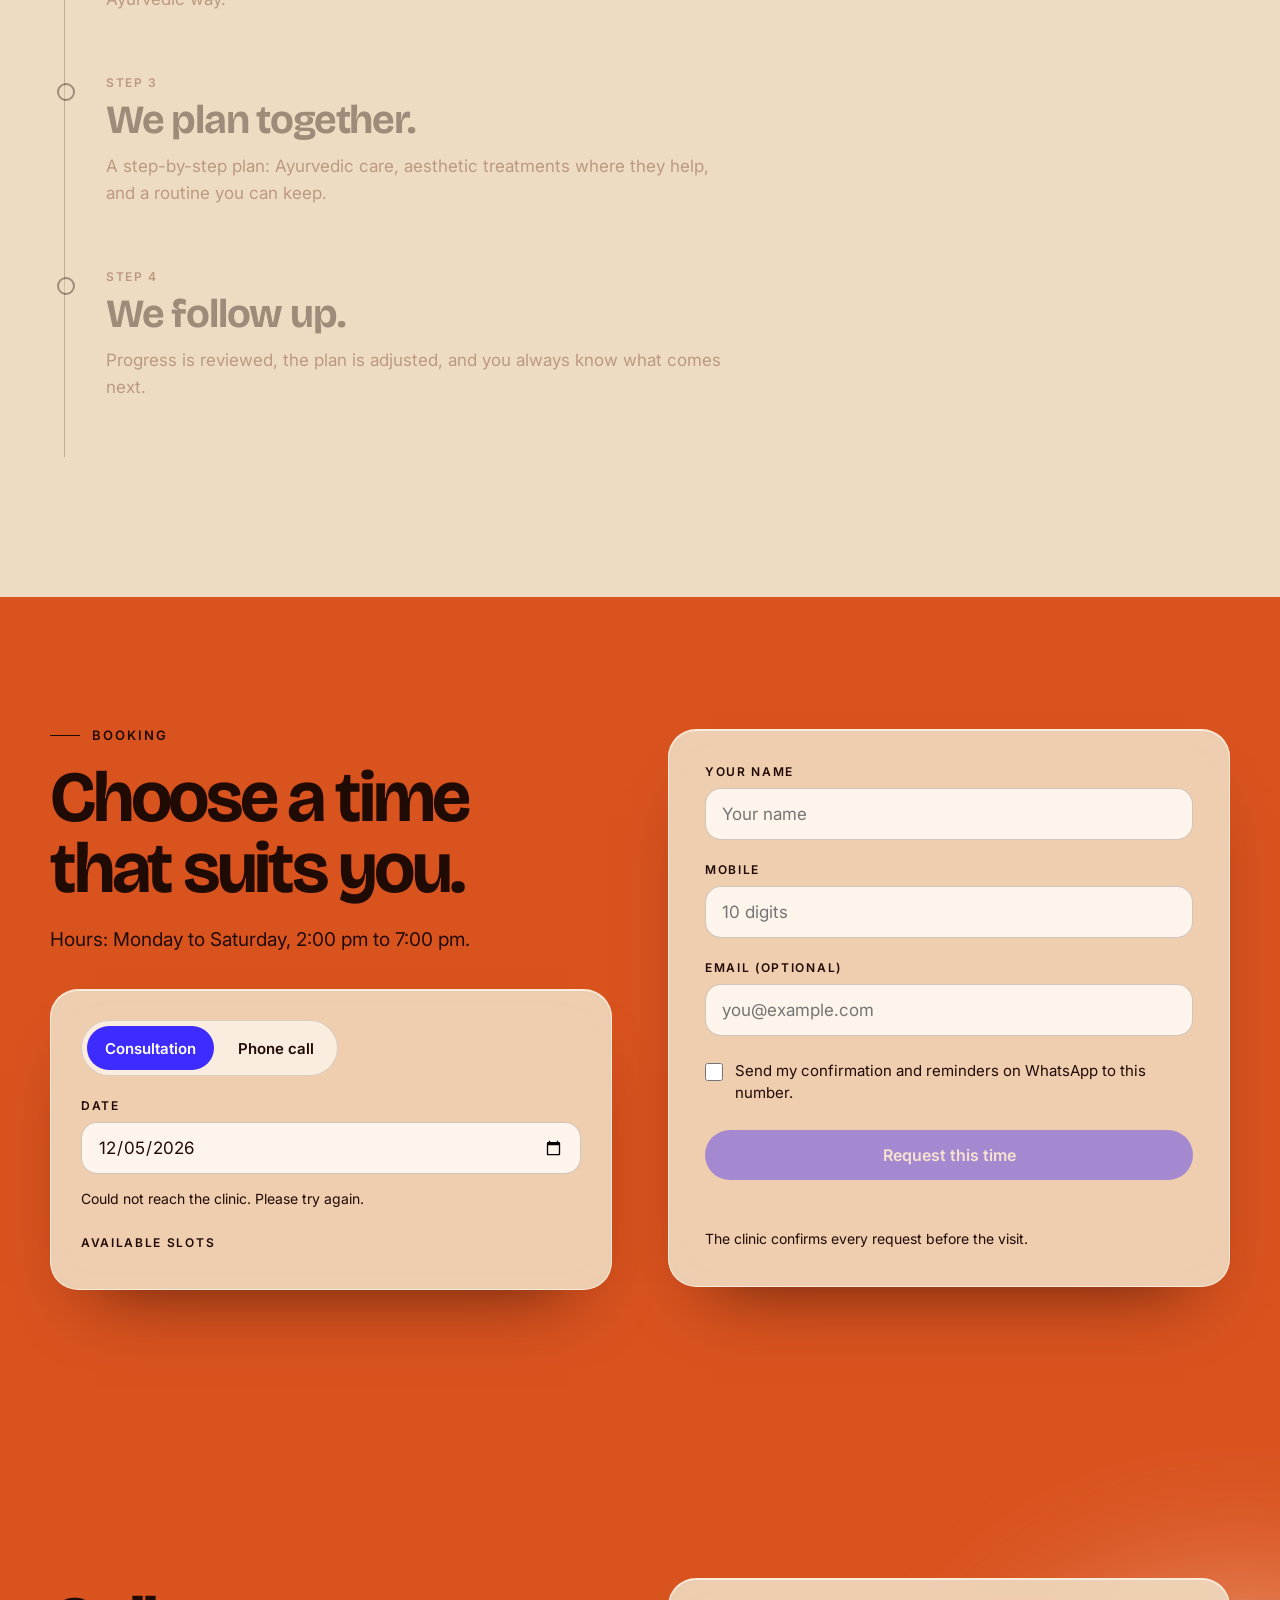
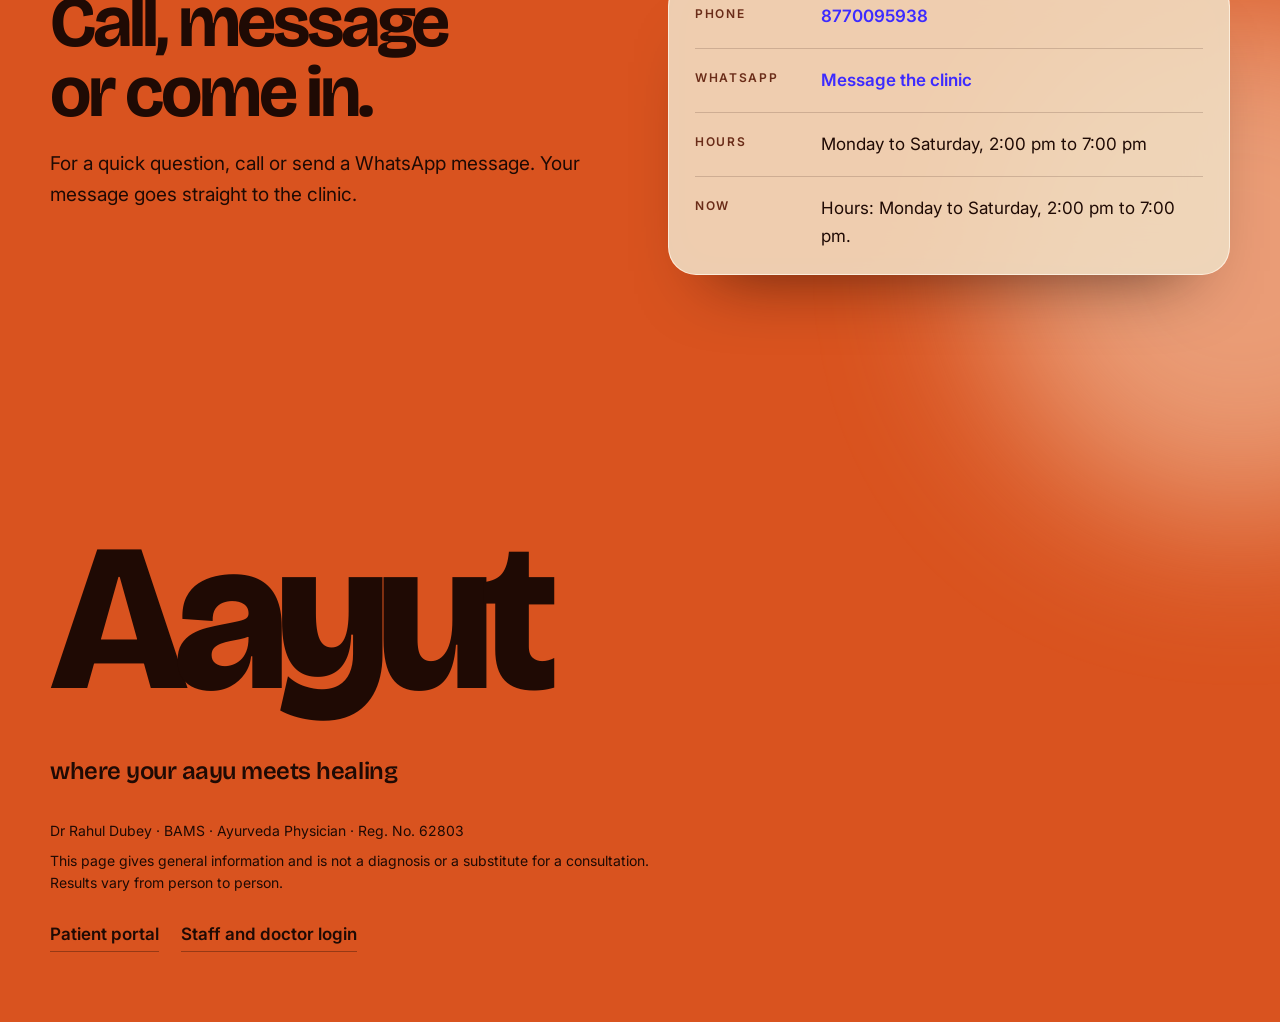
<file: Front end).html>
<!doctype html>
<html lang="en">
<head>
<meta charset="utf-8">
<meta name="viewport" content="width=device-width, initial-scale=1, viewport-fit=cover">
<title>Aayut · Dr Rahul Dubey, skin and hair</title>
<meta name="description" content="Aayut, the skin and hair clinic of Dr Rahul Dubey (BAMS). Ayurvedic dermatology with laser and cosmetic care. Request a visit online.">
<meta name="theme-color" content="#D9531F">
<link rel="preconnect" href="https://fonts.googleapis.com">
<link rel="preconnect" href="https://fonts.gstatic.com" crossorigin>
<link href="https://fonts.googleapis.com/css2?family=Bricolage+Grotesque:opsz,wght@12..96,500..800&family=Inter:wght@400..600&family=Noto+Sans+Devanagari:wght@500..700&display=swap" rel="stylesheet">
<link rel="stylesheet" href="shared.css">
<style>
/* Palette, by area: Volcano Orange 60%, Toasted Cream 30%, Electric Indigo 10% (accent only). */
:root{--volcano:#D9531F;--volcano-hi:#F08A5C;--volcano-lo:#9E3A12;--cream:#EEDCC2;--cream-hi:#FBF4E8;--indigo:#3D2BFF;--ink:#1F0A04;--ink-2:#6A2C18;--line:rgba(31,10,4,.16);--ease:cubic-bezier(.22,1,.36,1);--spring:cubic-bezier(.3,1.2,.5,1);color-scheme:light}
*{box-sizing:border-box}
html{background:var(--volcano);scroll-behavior:smooth;-webkit-text-size-adjust:100%}
body{margin:0;background:var(--volcano);color:var(--ink);font:400 17px/1.6 Inter,system-ui,-apple-system,"Segoe UI",sans-serif;-webkit-font-smoothing:antialiased;overflow-x:hidden;position:relative}
body::after{content:"";position:fixed;inset:0;pointer-events:none;z-index:0;opacity:.085;background-image:url("data:image/svg+xml;utf8,<svg xmlns='http://www.w3.org/2000/svg' width='180' height='180'><filter id='n'><feTurbulence type='fractalNoise' baseFrequency='.85' numOctaves='2' stitchTiles='stitch'/><feColorMatrix values='0 0 0 0 0  0 0 0 0 0  0 0 0 0 0  0 0 0 .9 0'/></filter><rect width='100%' height='100%' filter='url(%23n)'/></svg>")}
a{color:inherit}
:focus-visible{outline:3px solid var(--indigo);outline-offset:3px;border-radius:8px}
.sr-only{position:absolute;width:1px;height:1px;overflow:hidden;clip:rect(0 0 0 0);white-space:nowrap}
.bar{position:fixed;left:0;right:0;top:0;height:2px;background:var(--indigo);transform-origin:left center;transform:scaleX(0);z-index:60}
.wrap{width:min(1180px,calc(100% - 40px));margin:0 auto;position:relative;z-index:1}
.sec{position:relative;z-index:1;padding:132px 0}
.band{background:var(--cream);color:var(--ink)}
.label{font:600 13px/1 Inter,sans-serif;letter-spacing:.16em;text-transform:uppercase;margin:0 0 20px;display:flex;align-items:center;gap:12px}
.label::before{content:"";width:30px;height:1px;background:currentColor}
h2{font:700 clamp(38px,5.6vw,74px)/.98 "Bricolage Grotesque",sans-serif;letter-spacing:-.045em;margin:0 0 22px;max-width:17ch;text-wrap:balance}
.sub{max-width:58ch;font-size:19px;color:var(--ink);margin:0}
.glass{background:rgba(238,220,194,.9);-webkit-backdrop-filter:blur(24px) saturate(150%);backdrop-filter:blur(24px) saturate(150%);border:1px solid rgba(255,246,232,.75);box-shadow:inset 0 1px 0 rgba(255,255,255,.6),0 40px 70px -44px rgba(31,10,4,.7);border-radius:28px}
.btn{display:inline-flex;align-items:center;justify-content:center;gap:8px;min-height:50px;padding:0 24px;border-radius:999px;font:600 16px/1 Inter,sans-serif;text-decoration:none;border:0;cursor:pointer;transition:transform .7s var(--ease),background-color .5s var(--ease),box-shadow .7s var(--ease),opacity .4s}
.btn:hover{transform:translateY(-2px)}
.btn:active{transform:scale(.98)}
.btn-ind{background:var(--indigo);color:#fff;box-shadow:0 16px 32px -18px rgba(61,43,255,.9)}
.btn-glass{background:rgba(238,220,194,.86);color:var(--ink);box-shadow:inset 0 0 0 1px rgba(255,250,242,.8)}
.btn:disabled{opacity:.42;transform:none;cursor:default;box-shadow:none}
.btn-sm{min-height:44px;padding:0 18px;font-size:15px}
.wide{width:100%;margin-top:26px}

/* Header */
.top{position:sticky;top:12px;z-index:50;width:calc(100% - 32px);max-width:1180px;margin:12px auto 0;display:flex;align-items:center;gap:18px;padding:9px 9px 9px 22px;border-radius:999px;background:rgba(238,220,194,.86);-webkit-backdrop-filter:blur(22px) saturate(150%);backdrop-filter:blur(22px) saturate(150%);border:1px solid rgba(255,246,232,.7);box-shadow:0 18px 40px -26px rgba(31,10,4,.7);transition:background-color .6s var(--ease),box-shadow .6s var(--ease)}
.top.solid{background:rgba(238,220,194,.96);box-shadow:0 22px 46px -24px rgba(31,10,4,.85)}
.brand{font:700 22px/1 "Bricolage Grotesque",sans-serif;letter-spacing:-.02em;text-decoration:none;display:flex;align-items:center;gap:10px;margin-right:auto;color:var(--ink)}
.dot{width:9px;height:9px;border-radius:50%;background:var(--indigo)}
.links{display:none;gap:2px}
.links a{text-decoration:none;font-size:15px;padding:10px 14px;border-radius:999px;color:var(--ink);transition:background-color .5s var(--ease)}
.links a:hover{background:rgba(255,251,244,.75)}
@media (min-width:900px){.links{display:flex}}

main,footer{overflow-x:clip}
/* Hero */
.hero{position:relative;overflow:hidden;min-height:calc(100vh - 70px);display:flex;align-items:center;padding:110px 0 80px;z-index:1}
.hero-bg{position:absolute;inset:0;pointer-events:none;z-index:0}
.glow{position:absolute;border-radius:50%;filter:blur(72px);pointer-events:none;will-change:transform}
.g1{width:560px;height:560px;background:#FBE7CF;opacity:.75;left:-200px;top:-140px}
.g2{width:480px;height:480px;background:#FFB58F;opacity:.6;right:-180px;top:30%}
.glyph{position:absolute;left:50%;bottom:-6%;transform:translate3d(-50%,0,0);font:700 clamp(220px,46vw,620px)/1 "Noto Sans Devanagari",sans-serif;color:rgba(31,10,4,.08);white-space:nowrap;user-select:none;pointer-events:none;will-change:transform}
.hero-grid{display:grid;grid-template-columns:minmax(0,1.2fr) minmax(0,1fr);gap:64px;align-items:center;position:relative;z-index:1;will-change:transform,opacity}
.eyebrow{font:600 13px/1.2 Inter,sans-serif;letter-spacing:.16em;text-transform:uppercase;margin:0 0 22px;display:flex;align-items:center;gap:12px;flex-wrap:wrap}
.eyebrow::before{content:"";width:30px;height:1px;background:var(--ink)}
.eyebrow .hi{font-family:"Noto Sans Devanagari",sans-serif;text-transform:none;letter-spacing:.02em;font-size:15px}
.h1{font:700 clamp(50px,8.4vw,116px)/.94 "Bricolage Grotesque",sans-serif;letter-spacing:-.05em;margin:0 0 30px;text-wrap:balance}
.w{display:inline-block;overflow:hidden;vertical-align:top;padding:.08em .04em .16em}
.w>span{display:inline-block}
.h1 em{font-style:normal;background:var(--indigo);color:var(--cream-hi);padding:.02em .14em .04em;border-radius:.18em;white-space:nowrap}
.lede{font-size:19px;line-height:1.55;max-width:44ch;margin:0 0 36px}
.cta{display:flex;flex-wrap:wrap;gap:12px}
.stack{position:relative;display:flex;flex-direction:column;gap:14px}
.gcard{position:relative;padding:26px 30px;transition:transform 1s var(--ease),box-shadow 1s var(--ease)}
.gcard:hover{transform:translate3d(0,-6px,0)}
.gcard .k{font:600 12px/1 Inter,sans-serif;letter-spacing:.14em;text-transform:uppercase;color:var(--ink-2)}
.gcard b{display:block;font:700 34px/1.05 "Bricolage Grotesque",sans-serif;letter-spacing:-.03em;margin-top:12px}
.gcard p{margin:6px 0 0;font-size:15px;color:var(--ink-2)}
.c1{width:100%}
.c2{width:92%;margin-left:auto}
.c3{width:84%;margin-left:auto}
.c3 b{font-size:30px}
/* Spotlight: a soft light that follows the pointer over glass cards */
.gcard::before,.bcard::before,.cond::before{content:"";position:absolute;inset:0;border-radius:inherit;pointer-events:none;background:radial-gradient(300px circle at var(--mx,50%) var(--my,50%),rgba(255,255,255,.42),transparent 70%);opacity:0;transition:opacity .6s var(--ease)}
.gcard:hover::before,.bcard:hover::before,.cond:hover::before{opacity:1}

/* Marquee */
.marquee{position:relative;z-index:1;overflow:hidden;background:var(--cream);color:var(--ink);padding:22px 0;border-block:1px solid rgba(31,10,4,.14)}
.mq{display:flex;width:max-content;animation:mq 48s linear infinite}
.mq ul{display:flex;list-style:none;margin:0;padding:0}
.mq li{font:600 clamp(22px,3.6vw,38px)/1 "Bricolage Grotesque",sans-serif;letter-spacing:-.02em;white-space:nowrap;display:flex;align-items:center}
.mq li::after{content:"";width:9px;height:9px;border-radius:50%;background:var(--indigo);margin:0 clamp(22px,3vw,40px)}
@keyframes mq{to{transform:translate3d(-50%,0,0)}}

/* Statement: words light up as you scroll */
.stmt{font:600 clamp(34px,5.8vw,74px)/1.08 "Bricolage Grotesque",sans-serif;letter-spacing:-.035em;max-width:22ch;margin:0;text-wrap:balance}
.motion .stmt .sw{color:rgba(31,10,4,.2);transition:color .7s var(--ease)}
.motion .stmt .sw.lit{color:var(--ink)}

/* Dive: a scroll-driven cross-section of the skin and follicle */
.dive{position:relative;height:300vh;z-index:1}
.dive-sticky{position:sticky;top:96px;height:calc(100vh - 116px);display:flex;align-items:center}
.dive-grid{display:grid;grid-template-columns:minmax(0,1fr) minmax(0,1fr);gap:56px;align-items:center}
.scope-col{display:flex;flex-direction:column;gap:14px;height:min(calc(100vh - 150px),760px);width:100%}
.scope{position:relative;flex:1;min-height:0;width:100%;border-radius:30px;overflow:hidden}
.scope-view{position:absolute;inset:0}
#strata{position:absolute;left:0;top:0;width:100%;will-change:transform}
.o-line{stroke:var(--ink);fill:none}
.o-saf{stroke:var(--indigo)}
.f-saf{fill:var(--indigo)}
.o-peach{stroke:var(--volcano-lo)}
.f-peach{fill:var(--volcano-hi)}
.o-neem{stroke:var(--ink-2);fill:none}
.o-shaft{stroke:var(--ink);fill:none}
.lab{font:600 16px Inter,sans-serif;letter-spacing:.1em;fill:var(--ink);opacity:.45;transition:opacity .6s var(--ease),fill .6s var(--ease)}
.lab.on{fill:var(--indigo);opacity:1}
.scan{position:absolute;left:0;right:0;height:2px;background:var(--indigo);opacity:.55;top:0}
.motion .scan{animation:scan 6.5s var(--ease) infinite}
@keyframes scan{from{top:0}to{top:100%}}
.corner{position:absolute;width:16px;height:16px;border:1.5px solid var(--ink);opacity:.5}
.c-tl{left:12px;top:12px;border-right:0;border-bottom:0}
.c-tr{right:12px;top:12px;border-left:0;border-bottom:0}
.c-bl{left:12px;bottom:12px;border-right:0;border-top:0}
.c-br{right:12px;bottom:12px;border-left:0;border-top:0}
.readout{align-self:flex-start;font:600 12px/1 Inter,sans-serif;letter-spacing:.14em;text-transform:uppercase;color:var(--ink);background:rgba(255,251,244,.85);padding:9px 12px;border-radius:999px}
.readout b{color:var(--indigo);font-variant-numeric:tabular-nums}
.dive-copy{display:grid;align-items:start}
.dp{grid-area:1/1;opacity:0;transform:translate3d(0,22px,0);transition:opacity .8s var(--ease),transform .9s var(--ease);pointer-events:none}
.dp.on{opacity:1;transform:none;pointer-events:auto}
.dp .eyebrow{margin-bottom:12px}
.dp h3{font:700 clamp(34px,4.4vw,56px)/1.02 "Bricolage Grotesque",sans-serif;letter-spacing:-.035em;margin:0 0 18px}
.dp p{margin:0 0 14px;font-size:18px;max-width:46ch}
.dp .how{font-size:16px;color:var(--ink)}
.dp .how span{color:var(--ink);font-weight:700;text-decoration:underline;text-decoration-color:var(--indigo);text-decoration-thickness:2px;text-underline-offset:3px}
.dsteps{grid-area:2/1;display:flex;flex-wrap:wrap;gap:8px;list-style:none;padding:0;margin:28px 0 0}
.dsteps li{padding:10px 16px;border-radius:999px;border:1px solid rgba(31,10,4,.22);font:600 14px/1 Inter,sans-serif;transition:background-color .6s var(--ease),color .5s var(--ease),border-color .6s var(--ease)}
.dsteps li.on{background:var(--ink);border-color:var(--ink);color:var(--cream-hi)}

/* Treatments: an asymmetric bento on cream */
.bento{display:grid;grid-template-columns:1.2fr 1fr;gap:20px;margin-top:64px}
.bcard{position:relative;overflow:hidden;border-radius:30px;padding:36px;background:rgba(255,251,244,.74);border:1px solid rgba(255,255,255,.8);box-shadow:inset 0 1px 0 rgba(255,255,255,.7),0 30px 60px -44px rgba(31,10,4,.5);transition:transform 1s var(--ease),box-shadow 1s var(--ease)}
.bcard:hover{transform:translate3d(0,-4px,0);box-shadow:inset 0 1px 0 rgba(255,255,255,.7),0 40px 70px -40px rgba(31,10,4,.6)}
.bcard.big{grid-row:span 2;display:flex;flex-direction:column}
.card-foot{margin:auto 0 0!important;padding-top:22px;border-top:1px solid var(--line)}
.num{position:relative;font:600 14px/1 Inter,sans-serif;color:var(--indigo);letter-spacing:.1em}
.bcard h3{position:relative;font:700 36px/1.02 "Bricolage Grotesque",sans-serif;letter-spacing:-.03em;margin:16px 0 22px}
.rows{list-style:none;margin:0;padding:0;position:relative}
.rows li{display:grid;gap:4px;padding:17px 0;border-top:1px solid var(--line)}
.rows li:first-child{border-top:0;padding-top:0}
.rows b{font-weight:600;font-size:17px}
.rows span{font-size:15px;color:var(--ink-2)}
.compact li{padding:14px 0}
.bcard>p{position:relative;margin:18px 0 0;font-size:15px;color:var(--ink-2)}

/* Conditions: filterable, on orange */
.cfilter{display:flex;flex-wrap:wrap;gap:10px;margin-top:40px}
.cfilter .chip{min-height:44px;padding:0 18px;border-radius:999px;border:1px solid rgba(31,10,4,.24);background:rgba(255,251,244,.62);font:600 15px Inter,sans-serif;color:var(--ink);cursor:pointer;transition:background-color .6s var(--ease),color .5s var(--ease),border-color .6s var(--ease)}
.cfilter .chip[aria-pressed="true"]{background:var(--indigo);border-color:var(--indigo);color:#fff}
.ccount{font-size:14px;margin:18px 0 0}
.clist{display:grid;grid-template-columns:repeat(auto-fill,minmax(260px,1fr));gap:16px;margin-top:22px}
.cond{position:relative;overflow:hidden;padding:26px;border-radius:26px;background:rgba(238,220,194,.92);border:1px solid rgba(255,246,232,.75);box-shadow:inset 0 1px 0 rgba(255,255,255,.6),0 30px 60px -44px rgba(31,10,4,.7);transition:transform .8s var(--ease)}
.cond:hover{transform:translate3d(0,-4px,0)}
.cond[hidden]{display:none}
.cond h3{position:relative;font:700 21px/1.15 "Bricolage Grotesque",sans-serif;letter-spacing:-.02em;margin:0}
.sa{position:relative;display:block;margin-top:8px;font:600 11.5px/1.2 Inter,sans-serif;letter-spacing:.14em;text-transform:uppercase;color:var(--indigo)}
.cond p{position:relative;margin:12px 0 0;font-size:15px;color:var(--ink-2)}
.cond.swap-in{animation:fadeup .7s var(--ease) both;animation-delay:calc(var(--i,0)*45ms)}
.cnote{font-size:15px;color:var(--ink);margin:30px 0 0;max-width:60ch}

/* Age care: the ring completes as you scroll, around the word aayu */
.age{display:grid;grid-template-columns:minmax(0,.8fr) minmax(0,1.2fr);gap:64px;align-items:center}
.ringwrap{position:relative;width:min(380px,80vw);aspect-ratio:1;justify-self:center;margin-bottom:44px}
.ringwrap svg{width:100%;height:100%;overflow:visible}
.ringcap{position:absolute;left:0;right:0;bottom:-46px;text-align:center;font-size:14px;color:var(--ink-2);margin:0}
.ringcap .hi{font-family:"Noto Sans Devanagari",sans-serif;margin-right:6px}
.grid2{display:grid;grid-template-columns:1fr 1fr;gap:16px;margin-top:40px}
.card2{padding:24px;border-radius:24px;background:rgba(255,251,244,.78);border:1px solid rgba(255,255,255,.85)}
.card2 h3{font:700 19px/1.2 "Bricolage Grotesque",sans-serif;letter-spacing:-.015em;margin:0 0 8px}
.card2 p{margin:0;font-size:15px;color:var(--ink-2)}
.pillars{list-style:none;padding:0;margin:26px 0 0;display:grid;gap:12px}
.pillar{padding:18px 22px;border-radius:22px;border-left:3px solid var(--indigo);background:rgba(255,251,244,.66)}
.pillar h3{font:700 19px/1.2 "Bricolage Grotesque",sans-serif;margin:0}
.pillar p{margin:6px 0 0;font-size:15px;color:var(--ink-2)}

/* Skin types: three morphing blobs, one panel */
.dosha{display:grid;grid-template-columns:minmax(0,1fr) minmax(0,1fr);gap:56px;align-items:center;margin-top:56px}
.orbstage{position:relative;aspect-ratio:1;width:min(420px,84vw);justify-self:center}
.blob{position:absolute;inset:0;opacity:0;transform:scale(.82);transition:opacity .9s var(--ease),transform 1.1s var(--ease);pointer-events:none}
.blob.on{opacity:1;transform:none}
.blob .shape{position:absolute;inset:6%;border-radius:42% 58% 63% 37%/41% 44% 56% 59%;animation:morph 16s ease-in-out infinite;filter:drop-shadow(0 30px 50px rgba(31,10,4,.28))}
@keyframes morph{0%,100%{border-radius:42% 58% 63% 37%/41% 44% 56% 59%}50%{border-radius:58% 42% 36% 64%/56% 61% 39% 44%}}
.blob.v .shape{background:var(--cream-hi)}
.blob.p .shape{background:var(--volcano-lo)}
.blob.k .shape{background:var(--indigo)}
.blabel{position:absolute;inset:0;display:grid;place-items:center;font:700 clamp(28px,3.4vw,40px)/1 "Bricolage Grotesque",sans-serif;letter-spacing:-.03em}
.blob.v .blabel{color:var(--ink)}
.blob.p .blabel{color:var(--cream-hi)}
.blob.k .blabel{color:#fff}
.dtabs{display:inline-flex;gap:6px;padding:5px;border-radius:999px;background:rgba(255,251,244,.62);border:1px solid rgba(31,10,4,.14);flex-wrap:wrap}
.dtabs button{border:0;background:transparent;min-height:44px;padding:0 18px;border-radius:999px;font:600 15px Inter,sans-serif;color:var(--ink);cursor:pointer;transition:background-color .6s var(--ease),color .4s}
.dtabs button[aria-selected="true"]{background:var(--indigo);color:#fff}
.dpanel[hidden]{display:none}
.facts{margin:24px 0 0;padding:6px 26px}
.facts div{display:grid;grid-template-columns:110px minmax(0,1fr);gap:16px;padding:18px 0;border-top:1px solid var(--line)}
.facts div:first-child{border-top:0}
.facts dt{font:600 12px/1.4 Inter,sans-serif;letter-spacing:.14em;text-transform:uppercase;color:var(--ink-2);padding-top:3px}
.facts dd{margin:0;font-size:17px;color:var(--ink)}
.facts dd a{color:var(--indigo);font-weight:600;text-decoration:none}
.facts dd a:hover{text-decoration:underline}
.note{font-size:14px;color:var(--ink);margin:20px 0 0}

/* Credentials: cards stack and dim as you scroll */
.cred-head{display:flex;align-items:flex-end;gap:36px;flex-wrap:wrap}
.count-big{font:800 clamp(140px,22vw,260px)/.8 "Bricolage Grotesque",sans-serif;letter-spacing:-.07em;color:var(--indigo)}
.cred-stack{margin-top:56px;position:relative}
.cred{position:sticky;top:calc(104px + var(--i,0)*18px);min-height:280px;margin:0 0 26px;padding:44px 42px;border-radius:32px;background:rgba(238,220,194,.96);border:1px solid rgba(255,246,232,.8);box-shadow:inset 0 1px 0 rgba(255,255,255,.6),0 -20px 60px -30px rgba(31,10,4,.5);transform-origin:center top;will-change:transform;overflow:hidden}
.cred::after{content:"";position:absolute;inset:0;background:var(--ink);opacity:var(--dim,0);pointer-events:none;border-radius:inherit}
.cred .tag{font:600 12px/1 Inter,sans-serif;letter-spacing:.14em;text-transform:uppercase;color:var(--ink-2)}
.cred h3{font:700 clamp(30px,4vw,48px)/1.02 "Bricolage Grotesque",sans-serif;letter-spacing:-.035em;margin:18px 0 14px}
.cred p{margin:0;max-width:52ch;font-size:17px}
.cred .n{position:absolute;right:38px;top:34px;font:700 14px/1 Inter,sans-serif;letter-spacing:.1em;color:var(--indigo)}

/* Visit: a timeline that fills as you scroll */
.tl{position:relative;margin-top:56px;padding-left:56px}
.tl::before{content:"";position:absolute;left:14px;top:8px;bottom:8px;width:1px;background:rgba(31,10,4,.22)}
.tl-fill{position:absolute;left:14px;top:8px;bottom:8px;width:2px;background:var(--indigo);transform-origin:top center;transform:scaleY(0)}
.tl-item{position:relative;padding:0 0 64px;opacity:.38;transition:opacity .9s var(--ease)}
.tl-item.on{opacity:1}
.tl-item::before{content:"";position:absolute;left:-49px;top:6px;width:14px;height:14px;border-radius:50%;background:var(--cream);border:2px solid var(--ink);transition:background-color .6s var(--ease),border-color .6s var(--ease)}
.tl-item.on::before{background:var(--indigo);border-color:var(--indigo)}
.tl-item .step{font:600 12px/1 Inter,sans-serif;letter-spacing:.14em;text-transform:uppercase;color:var(--ink-2);margin:0 0 10px}
.tl-item h3{font:700 clamp(28px,3.4vw,40px)/1.05 "Bricolage Grotesque",sans-serif;letter-spacing:-.03em;margin:0 0 12px}
.tl-item p{margin:0;max-width:56ch;color:var(--ink-2)}

/* Booking */
.book-grid{display:grid;grid-template-columns:1fr 1fr;gap:56px;align-items:start}
.form{padding:36px}
.fl{display:block;font:600 12px/1 Inter,sans-serif;letter-spacing:.14em;text-transform:uppercase;color:var(--ink);margin:24px 0 10px}
.fl:first-child{margin-top:0}
.field{width:100%;min-height:52px;padding:0 16px;border-radius:16px;border:1px solid rgba(31,10,4,.2);background:rgba(255,251,244,.88);font:400 17px Inter,sans-serif;color:var(--ink);transition:border-color .5s var(--ease),box-shadow .5s var(--ease)}
.field:focus{outline:none;border-color:var(--indigo);box-shadow:0 0 0 4px rgba(61,43,255,.18)}
.seg{display:inline-flex;gap:6px;padding:5px;border-radius:999px;background:rgba(255,251,244,.7);border:1px solid rgba(31,10,4,.14);flex-wrap:wrap}
.seg button{border:0;background:transparent;min-height:44px;padding:0 18px;border-radius:999px;font:600 15px Inter,sans-serif;color:var(--ink);cursor:pointer;transition:background-color .6s var(--ease),color .4s}
.seg button[aria-selected="true"]{background:var(--indigo);color:#fff}
.slot-panel{margin-top:34px;padding:30px}
.slot-head{margin-top:26px}
.slots{display:grid;grid-template-columns:repeat(auto-fill,minmax(118px,1fr));gap:10px}
.slot{min-height:48px;padding:0 12px;border-radius:14px;border:1px solid rgba(31,10,4,.2);background:rgba(255,251,244,.8);font:600 15px Inter,sans-serif;color:var(--ink);cursor:pointer;transition:background-color .6s var(--ease),color .4s,transform .6s var(--ease)}
.slot:disabled{opacity:.42;text-decoration:line-through;cursor:not-allowed;transform:none}
.slot:hover{transform:translateY(-1px)}
.slot[aria-pressed="true"]{background:var(--ink);color:var(--cream-hi);border-color:var(--ink)}
.slot:not(:disabled):hover{background:#fff}
.check{display:flex;gap:12px;margin-top:24px;font-size:15px;line-height:1.45;color:var(--ink)}
.check input{width:18px;height:18px;margin:3px 0 0;flex:none;accent-color:var(--indigo)}
.hint{font-size:14px;color:var(--ink);margin:14px 0 0;min-height:1.4em}
.visit-grid{display:grid;grid-template-columns:1fr 1fr;gap:56px;align-items:start}

/* Footer */
.foot{position:relative;z-index:1;padding:110px 0 70px}
.wm{font:800 clamp(78px,17vw,210px)/.98 "Bricolage Grotesque",sans-serif;letter-spacing:-.06em;margin:0;padding-bottom:.04em}
.tg{font:600 24px/1.2 "Bricolage Grotesque",sans-serif;letter-spacing:-.02em;margin:26px 0 34px}
.reg,.legal{font-size:14px;color:var(--ink);margin:0 0 8px;max-width:72ch}
.links2{margin:26px 0 0;display:flex;flex-wrap:wrap;gap:22px}
.links2 a{color:var(--ink);font-weight:600;text-decoration:none;border-bottom:1px solid rgba(31,10,4,.35);padding-bottom:3px}
.links2 a:hover{border-color:var(--indigo);color:var(--indigo)}

/* Motion: entrance animations run only when the script has started */
.js .rv{opacity:1;transform:none}
.motion .rv{opacity:0;transform:translate3d(0,26px,0);transition:opacity 1.1s var(--ease),transform 1.2s var(--ease);transition-delay:var(--d,0ms)}
.motion .rv.in{opacity:1;transform:none}
.motion .bcard.rv.in:hover{transform:translate3d(0,-4px,0)}
.motion .w>span{transform:translate3d(0,108%,0);animation:rise 1.15s var(--ease) forwards;animation-delay:calc(var(--i,0)*90ms + 180ms)}
@keyframes rise{to{transform:none}}
.motion .fade{opacity:0;animation:fadeup 1.1s var(--ease) forwards;animation-delay:calc(var(--d,0)*1ms + 260ms)}
@keyframes fadeup{from{opacity:0;transform:translate3d(0,22px,0)}to{opacity:1;transform:none}}

/* Small screens */
@media (max-width:900px){
  .hero-grid,.book-grid,.visit-grid,.age,.dosha{grid-template-columns:1fr;gap:44px}
  .gcard{width:100%!important}
  .bento{grid-template-columns:1fr}
  .bcard.big{grid-row:auto}
  .sec{padding:96px 0}
  .grid2{grid-template-columns:1fr}
  .cred{padding:32px 26px}
  .tl{padding-left:44px}
  .top{padding-left:18px}
  .glyph{font-size:44vw}
}
/* Dive: the scroll-linked layers work on every screen; the layout is sized so the layer and its text fit the screen */
@media (min-width:600px) and (max-width:899px){
  .dive-grid{grid-template-columns:minmax(0,.85fr) minmax(0,1.15fr);gap:36px}
  .scope-col{height:min(60vh,620px)}
  .dp h3{font-size:clamp(28px,4vw,40px)}
  .dp p{font-size:16px}
}
@media (max-width:599px){
  .dive-sticky{top:84px;height:calc(100vh - 84px);height:calc(100svh - 84px)}
  .dive-grid{grid-template-columns:1fr;gap:12px;align-content:center}
  .scope-col{height:clamp(300px,46vh,440px);justify-self:stretch}
  .dive{height:340vh}
  .dp h3{font-size:clamp(22px,6.6vw,28px);margin:6px 0 8px}
  .dp p{font-size:15px;line-height:1.5;margin:0 0 8px}
  .dp .eyebrow{margin-bottom:4px}
  .dp .how{font-size:14px}
  .dsteps{margin-top:10px;gap:6px}
  .dsteps li{padding:7px 11px;font-size:12px}
}
@media (max-width:599px) and (max-height:700px){
  .scope-col{height:clamp(220px,34vh,300px)}
  .dp p{font-size:14px;line-height:1.45}
  .dp h3{font-size:clamp(20px,6vw,24px)}
}
@media (prefers-reduced-motion:reduce){
  *,*::before,*::after{animation:none!important;transition-duration:.01ms!important;scroll-behavior:auto!important}
  .motion .rv,.motion .w>span,.motion .fade{opacity:1!important;transform:none!important}
  .motion .stmt .sw{color:var(--ink)}
}
@media (max-width:600px){.glow{filter:blur(44px)}.glyph{opacity:.75}.hero{padding-top:96px}}
</style>
</head>
<body id="top">
<div class="bar" id="bar" aria-hidden="true"></div>

<header class="top" id="nav">
  <a class="brand" href="#top"><span class="dot" aria-hidden="true"></span>Aayut</a>
  <nav class="links" aria-label="Sections">
    <a href="#treat">Treatments</a>
    <a href="#conditions">Conditions</a>
    <a href="#credentials">Credentials</a>
    <a href="#contact">Contact</a>
  </nav>
  <a class="btn btn-ind btn-sm" href="#book">Request a visit</a>
</header>

<main>
  <section class="hero" id="hero" aria-label="Aayut">
    <div class="hero-bg" aria-hidden="true">
      <div class="glow g1" id="orbA"></div>
      <div class="glow g2" id="orbB"></div>
      <div class="glyph" id="glyph" lang="hi">आयु</div>
    </div>
    <div class="wrap hero-grid" id="heroIn">
      <div>
        <p class="eyebrow fade" style="--d:0"><span>Aayut</span> <span class="hi" lang="hi">त्वचा · केश · आयुर्वेद</span></p>
        <h1 class="h1" aria-label="Where your aayu meets healing.">
          <span class="w" aria-hidden="true"><span style="--i:0">Where</span></span>
          <span class="w" aria-hidden="true"><span style="--i:1">your</span></span>
          <span class="w" aria-hidden="true"><span style="--i:2"><em>aayu</em></span></span>
          <span class="w" aria-hidden="true"><span style="--i:3">meets</span></span>
          <span class="w" aria-hidden="true"><span style="--i:4">healing.</span></span>
        </h1>
        <p class="lede fade" style="--d:520">Skin and hair care from Dr Rahul Dubey, an Ayurveda physician (BAMS). Classical Ayurvedic dermatology, with laser and cosmetic care where it helps. Every plan starts with a proper assessment.</p>
        <div class="cta fade" style="--d:650">
          <a class="btn btn-ind" href="#book">Request a visit</a>
          <a class="btn btn-glass" href="#contact">Call or WhatsApp</a>
        </div>
      </div>
      <div class="stack fade" style="--d:480" aria-label="Ways to start">
        <article class="gcard glass c1"><span class="k">In person</span><b>Consultation</b><p>Skin, scalp and hair review, with a written plan.</p></article>
        <article class="gcard glass c2"><span class="k">By phone</span><b>Phone call</b><p>Quick questions before you decide on a visit.</p></article>
        <article class="gcard glass c3"><span class="k">Clinic now</span><b id="hStatus">Checking…</b><p>2:00 pm to 7:00 pm, Monday to Saturday.</p></article>
      </div>
    </div>
  </section>

  <div class="marquee" aria-hidden="true">
    <div class="mq">
      <ul><li>Acne</li><li>Eczema</li><li>Psoriasis</li><li>Pigmentation</li><li>Hair fall</li><li>Dandruff</li><li>Scars</li><li>Fine lines</li><li>Laser aesthetics</li><li>Ayurvedic dermatology</li></ul>
      <ul><li>Acne</li><li>Eczema</li><li>Psoriasis</li><li>Pigmentation</li><li>Hair fall</li><li>Dandruff</li><li>Scars</li><li>Fine lines</li><li>Laser aesthetics</li><li>Ayurvedic dermatology</li></ul>
    </div>
  </div>

  <section class="sec" aria-label="Approach">
    <div class="wrap">
      <p class="stmt" id="stmt">The mark on your skin and the hair in your comb are where a problem shows up. They are rarely where it starts.</p>
    </div>
  </section>

  <section class="dive" id="dive" aria-labelledby="dive-h">
    <h2 class="sr-only" id="dive-h">What happens beneath your skin and hair</h2>
    <div class="dive-sticky" id="diveSticky">
      <div class="wrap dive-grid">
        <div class="scope-col" aria-hidden="true">
        <div class="scope glass">
          <div class="scope-view">
<svg id="strata" viewBox="0 0 360 1040" preserveAspectRatio="xMidYMin slice" xmlns="http://www.w3.org/2000/svg" focusable="false">
            
            <g transform="translate(0 60)">
              <rect x="0" y="380" width="360" height="420" fill="#9E3A12" fill-opacity=".12"/>
              <rect x="0" y="800" width="360" height="240" fill="#6A2C18" fill-opacity=".1"/>
              <path d="M0 300 Q30 292 60 300 T120 300 T180 300 T240 300 T300 300 T360 300 L360 380 Q345 362 330 380 T300 380 T270 380 T240 380 T210 380 T180 380 T150 380 T120 380 T90 380 T60 380 T30 380 T0 380 Z" fill="#EEDCC2" fill-opacity=".55"/>
              <g fill="none" stroke-linecap="round" stroke-linejoin="round">
                <path class="o-saf" d="M0 300 Q30 292 60 300 T120 300 T180 300 T240 300 T300 300 T360 300" stroke-width="2"/>
                <path class="o-line" d="M0 380 Q15 362 30 380 T60 380 T90 380 T120 380 T150 380 T180 380 T210 380 T240 380 T270 380 T300 380 T330 380 T360 380" stroke-opacity=".3" stroke-width="1.2"/>
                <path class="o-line" d="M0 800 Q45 788 90 800 T180 800 T270 800 T360 800" stroke-opacity=".28" stroke-width="1.2"/>
                <!-- collagen -->
                <path class="o-line" d="M0 470 q22 -14 45 0 t45 0 t45 0 t45 0 t45 0 t45 0 t45 0 t45 0" stroke-opacity=".14"/>
                <path class="o-line" d="M-20 530 q22 14 45 0 t45 0 t45 0 t45 0 t45 0 t45 0 t45 0 t45 0 t45 0" stroke-opacity=".12"/>
                <path class="o-line" d="M0 600 q22 -14 45 0 t45 0 t45 0 t45 0 t45 0 t45 0 t45 0 t45 0" stroke-opacity=".13"/>
                <path class="o-line" d="M-20 665 q22 14 45 0 t45 0 t45 0 t45 0 t45 0 t45 0 t45 0 t45 0 t45 0" stroke-opacity=".11"/>
                <path class="o-line" d="M0 735 q22 -14 45 0 t45 0 t45 0 t45 0 t45 0 t45 0 t45 0 t45 0" stroke-opacity=".12"/>
                <!-- capillary loops -->
                <path class="o-peach" d="M60 392 v18 a6 6 0 0 0 12 0 v-18" stroke-opacity=".8" stroke-width="1.6"/>
                <path class="o-peach" d="M128 392 v18 a6 6 0 0 0 12 0 v-18" stroke-opacity=".8" stroke-width="1.6"/>
                <path class="o-peach" d="M262 392 v18 a6 6 0 0 0 12 0 v-18" stroke-opacity=".8" stroke-width="1.6"/>
                <!-- sweat gland -->
                <path class="o-line" d="M310 300 C304 360 318 430 310 500" stroke-opacity=".38"/>
                <path class="o-neem" d="M310 500 c-16 6 -16 18 0 24 c16 6 16 18 0 24 c-16 6 -16 18 0 24 c16 6 16 18 0 24" stroke-width="2"/>
                <!-- follicle sheath, hair shaft, bulb -->
                <path class="o-line" d="M176 300 C178 400 186 520 182 690" stroke-opacity=".5" stroke-width="1.5"/>
                <path class="o-line" d="M206 300 C208 400 216 520 212 690" stroke-opacity=".5" stroke-width="1.5"/>
                <path class="o-line f-saf" d="M182 690 C166 702 164 748 196 754 C228 748 226 702 212 690" stroke-opacity=".6" stroke-width="1.5" fill-opacity=".16"/>
                <path class="o-shaft" d="M190 140 C192 210 188 270 190 330 C192 420 200 520 196 700" stroke-width="5"/>
                <!-- sebaceous gland -->
                <path class="o-saf" d="M229 506 L213 506" stroke-opacity=".7"/>
                <circle class="o-saf f-saf" cx="244" cy="500" r="17" fill-opacity=".16" stroke-opacity=".7"/>
                <circle class="o-saf f-saf" cx="262" cy="522" r="14" fill-opacity=".16" stroke-opacity=".7"/>
                <circle class="o-saf f-saf" cx="246" cy="534" r="12" fill-opacity=".16" stroke-opacity=".7"/>
                <!-- fat cells -->
                <circle class="o-neem" cx="50" cy="860" r="30" stroke-opacity=".4"/>
                <circle class="o-neem" cx="130" cy="882" r="34" stroke-opacity=".4"/>
                <circle class="o-neem" cx="215" cy="852" r="28" stroke-opacity=".4"/>
                <circle class="o-neem" cx="300" cy="882" r="32" stroke-opacity=".4"/>
                <circle class="o-neem" cx="90" cy="946" r="30" stroke-opacity=".4"/>
                <circle class="o-neem" cx="190" cy="950" r="34" stroke-opacity=".4"/>
                <circle class="o-neem" cx="282" cy="950" r="28" stroke-opacity=".4"/>
              </g>
              <circle class="f-peach" cx="196" cy="728" r="10" fill-opacity=".6"/>
              <text class="lab on" id="lab0" x="32" y="278">SURFACE</text>
              <text class="lab" id="lab1" x="32" y="346">EPIDERMIS</text>
              <text class="lab" id="lab2" x="32" y="436">DERMIS</text>
              <text class="lab" id="lab3" x="238" y="744">HAIR BULB</text>
              <text class="lab" x="32" y="836" style="opacity:.35">FAT LAYER</text>
            </g>
          </svg>
          </div>
          <div class="scan"></div>
          <span class="corner c-tl"></span><span class="corner c-tr"></span><span class="corner c-bl"></span><span class="corner c-br"></span>
        </div>
          <div class="readout">Depth ≈ <b id="mm">0.0</b> mm</div>
        </div>
        <div>
          <p class="label">Under the skin</p>
          <div class="dive-copy">
            <article class="dp on" id="dp0"><p class="eyebrow">Surface</p><h3>What you see.</h3><p>Acne marks, tan, dullness and uneven tone. This is where most people start looking, and it is only the top of the story.</p><p class="how"><span>My approach:</span> cosmetology and a routine matched to your skin.</p></article>
            <article class="dp" id="dp1"><p class="eyebrow">Epidermis</p><h3>Where tone and texture begin.</h3><p>Pigment and the skin's protective barrier sit in this thin outer layer. Dark patches, rough texture and sun damage start here.</p><p class="how"><span>My approach:</span> laser skin aesthetics and Ayurvedic topical care.</p></article>
            <article class="dp" id="dp2"><p class="eyebrow">Dermis</p><h3>Where skin heals, ages and flares.</h3><p>Collagen, blood vessels and oil glands live here. Acne, scars, ageing and recurring flare-ups trace back to this layer, and Ayurveda also reads them as signals from digestion, stress and sleep.</p><p class="how"><span>My approach:</span> Ayurvedic dermatology for the cause, aesthetics for the result.</p></article>
            <article class="dp" id="dp3"><p class="eyebrow">Hair follicle</p><h3>The root of hair health.</h3><p>Each hair grows from a follicle about 3 to 4 mm below the scalp. Hair fall, thinning and dandruff are worked out at the root, so I start with the scalp.</p><p class="how"><span>My approach:</span> trichology, scalp care and Ayurvedic treatment.</p></article>
            <ol class="dsteps" id="diveSteps" aria-label="Depth"><li class="on">Surface</li><li>Epidermis</li><li>Dermis</li><li>Follicle</li></ol>
          </div>
        </div>
      </div>
    </div>
  </section>

  <section class="sec band" id="treat" aria-labelledby="treat-h">
    <div class="wrap">
      <p class="label rv">01 · Treatments</p>
      <h2 id="treat-h" class="rv" style="--d:60ms">Everyday concerns, and how I approach them.</h2>
      <div class="bento">
        <article class="bcard big rv" style="--d:80ms">
          <span class="num">01</span>
          <h3>Skin</h3>
          <ul class="rows">
            <li><b>Acne and acne marks</b><span>Breakouts, the marks they leave, and the habits that keep them coming back.</span></li>
            <li><b>Pigmentation and tan</b><span>Uneven tone, dark patches and sun damage, assessed by skin type before any plan is made.</span></li>
            <li><b>Dull, tired skin</b><span>A routine built around your skin's own pattern, not a list of trending products.</span></li>
            <li><b>Dryness, itching and rashes</b><span>Flare-ups that keep returning, looked at as a whole-body pattern.</span></li>
          </ul>
          <p class="card-foot">Every plan starts with a look at your skin type and your daily routine.</p>
        </article>
        <article class="bcard rv" style="--d:140ms">
          <span class="num">02</span>
          <h3>Hair and scalp</h3>
          <ul class="rows compact">
            <li><b>Hair fall and thinning</b><span>Traced to the scalp, nutrition, stress or a family pattern.</span></li>
            <li><b>Dandruff and itchy scalp</b><span>Treated at the scalp and in the routine around it.</span></li>
            <li><b>Slow growth and weak strands</b><span>Strength starts at the root, and the plan follows what your scalp shows.</span></li>
          </ul>
        </article>
        <article class="bcard rv" style="--d:200ms">
          <span class="num">03</span>
          <h3>Laser and aesthetics</h3>
          <ul class="rows compact">
            <li><b>Laser skin treatments</b><span>Planned after a full skin assessment, with safety first.</span></li>
            <li><b>Skin rejuvenation</b><span>Fresher, more even skin, with realistic expectations set first.</span></li>
            <li><b>Texture and scar refinement</b><span>A smoother surface for marks left by old breakouts, where it suits your skin.</span></li>
          </ul>
        </article>
      </div>
    </div>
  </section>

  <section class="sec" id="conditions" aria-labelledby="cond-h">
    <div class="wrap">
      <p class="label rv">02 · Conditions</p>
      <h2 id="cond-h" class="rv" style="--d:60ms">From everyday breakouts to long-standing skin disease.</h2>
      <p class="sub rv" style="--d:120ms">I assess and manage these conditions with Ayurvedic dermatology, and with aesthetic treatment where it helps. The classical Ayurvedic name is shown where one applies. Results differ from person to person, and some conditions need care over time.</p>
      <div class="cfilter rv" id="cfilter" role="group" aria-label="Filter conditions" style="--d:160ms">
        <button class="chip" type="button" data-g="all" aria-pressed="true">All</button>
        <button class="chip" type="button" data-g="inflam" aria-pressed="false">Inflammatory</button>
        <button class="chip" type="button" data-g="acne" aria-pressed="false">Acne and scars</button>
        <button class="chip" type="button" data-g="pig" aria-pressed="false">Pigment</button>
        <button class="chip" type="button" data-g="inf" aria-pressed="false">Infections</button>
        <button class="chip" type="button" data-g="hair" aria-pressed="false">Hair and scalp</button>
        <button class="chip" type="button" data-g="grow" aria-pressed="false">Growths</button>
      </div>
      <p class="ccount" id="ccount" aria-live="polite"></p>
      <div class="clist" id="clist">
        <article class="cond" data-g="inflam"><h3>Eczema</h3><span class="sa">Vicharchika</span><p>Dry, itchy, inflamed patches that flare and settle. Triggers, stress and diet are looked at together.</p></article>
        <article class="cond" data-g="inflam"><h3>Psoriasis</h3><span class="sa">Ekakushtha · Kitibha</span><p>Thick, scaly plaques with a relapsing course. Needs long-term care and steady follow-up.</p></article>
        <article class="cond" data-g="inflam"><h3>Hives</h3><span class="sa">Sheetapitta</span><p>Sudden itchy wheals that come and go, often linked to a trigger.</p></article>
        <article class="cond" data-g="inflam"><h3>Contact dermatitis</h3><p>Rashes from products, metals, plants or fabrics. Finding the trigger comes first.</p></article>
        <article class="cond" data-g="inflam"><h3>Seborrheic dermatitis</h3><p>Red, flaky, oily areas on the scalp, face and chest.</p></article>
        <article class="cond" data-g="acne"><h3>Acne</h3><span class="sa">Yuvanapidika</span><p>Whiteheads, blackheads and inflamed pimples, treated at the cause and in the routine.</p></article>
        <article class="cond" data-g="acne"><h3>Acne scars and marks</h3><p>Textured and pigmented marks left behind. Laser skin aesthetics where suitable.</p></article>
        <article class="cond" data-g="acne"><h3>Oily, congested skin</h3><p>Clogged pores, shine and blackheads.</p></article>
        <article class="cond" data-g="pig"><h3>Melasma</h3><span class="sa">Vyanga</span><p>Brown-grey patches on the cheeks and forehead, often hormonal and sun-sensitive.</p></article>
        <article class="cond" data-g="pig"><h3>Vitiligo</h3><span class="sa">Shwitra</span><p>White patches where pigment is lost. Long-term care and regular monitoring.</p></article>
        <article class="cond" data-g="pig"><h3>Post-acne marks and tan</h3><p>Dark marks left by breakouts, and sun tan that will not fade.</p></article>
        <article class="cond" data-g="inf"><h3>Fungal infections, ringworm</h3><span class="sa">Dadru</span><p>Itchy, ring-shaped patches that spread if left untreated.</p></article>
        <article class="cond" data-g="inf"><h3>Pityriasis versicolor</h3><span class="sa">Sidhma</span><p>Light or brown scaly spots, common in warm, humid weather.</p></article>
        <article class="cond" data-g="inf"><h3>Scabies</h3><span class="sa">Pama</span><p>Intense itching, worse at night. Household members are treated together.</p></article>
        <article class="cond" data-g="inf"><h3>Boils and folliculitis</h3><p>Painful, pus-filled bumps around hair follicles.</p></article>
        <article class="cond" data-g="hair"><h3>Hair fall and thinning</h3><span class="sa">Khalitya</span><p>Excess shedding or thinning, traced to the scalp, nutrition, stress or a family pattern.</p></article>
        <article class="cond" data-g="hair"><h3>Alopecia areata</h3><span class="sa">Indralupta</span><p>Smooth, round patches of hair loss. Follow-up and patience matter.</p></article>
        <article class="cond" data-g="hair"><h3>Dandruff</h3><span class="sa">Darunaka</span><p>Flaking and itch on the scalp, treated at the scalp and in the routine.</p></article>
        <article class="cond" data-g="grow"><h3>Warts</h3><span class="sa">Charmakila</span><p>Rough, raised growths caused by a virus.</p></article>
        <article class="cond" data-g="grow"><h3>Corns</h3><span class="sa">Kadara</span><p>Hard, thickened skin on pressure points of the feet.</p></article>
      </div>
      <p class="cnote rv">Long-standing conditions need patience and follow-up, and results vary from person to person. If a condition needs another specialist or urgent care, I will say so.</p>
    </div>
  </section>

  <section class="sec band" id="age" aria-labelledby="ag-h">
    <div class="wrap age">
      <div class="ringwrap rv" id="ring">
        <svg viewBox="0 0 200 200" role="img" aria-label="A ring that completes as you scroll, around the word aayu">
          <circle cx="100" cy="100" r="100" fill="none" stroke="rgba(31,10,4,.35)" stroke-width="6" stroke-dasharray="1.2 9.27"/>
          <circle cx="100" cy="100" r="82" fill="none" stroke="rgba(31,10,4,.12)" stroke-width="6"/>
          <circle id="ringArc" cx="100" cy="100" r="82" fill="none" stroke="#3D2BFF" stroke-width="6" stroke-linecap="round" stroke-dasharray="515.2" stroke-dashoffset="515.2" transform="rotate(-90 100 100)"/>
          <text x="100" y="122" text-anchor="middle" lang="hi" style="font:700 46px 'Noto Sans Devanagari',sans-serif;fill:#1F0A04">आयु</text>
        </svg>
        <p class="ringcap"><span class="hi" lang="hi">आयु</span>life, and the years in it</p>
      </div>
      <div>
        <p class="label rv">Age care</p>
        <h2 id="ag-h" class="rv" style="--d:60ms">Reduce the visible signs of ageing.</h2>
        <p class="sub rv" style="--d:120ms">Aayu is Sanskrit for life, and the years in it. I can't change the number, but I can change how those years show on your skin and hair.</p>
        <div class="grid2 rv" style="--d:160ms">
          <article class="card2"><h3>Fine lines and wrinkles</h3><p>Softer, smoother skin through rejuvenation and a routine that supports collagen.</p></article>
          <article class="card2"><h3>Age spots and uneven tone</h3><p>Sun and time leave patches. We even them out, gently and step by step.</p></article>
          <article class="card2"><h3>Dull, loose skin</h3><p>Tired texture and lost firmness, approached from the surface and from within.</p></article>
          <article class="card2"><h3>Thinning hair</h3><p>Care that starts at the scalp and the root, to keep hair fuller for longer.</p></article>
        </div>
        <ul class="pillars rv" style="--d:200ms">
          <li class="pillar"><h3>Rasayana care</h3><p>Rasayana is the branch of Ayurveda devoted to rejuvenation and healthy longevity.</p></li>
          <li class="pillar"><h3>Laser aesthetics</h3><p>Modern, planned treatment for skin quality, chosen for your skin type.</p></li>
          <li class="pillar"><h3>Informed formulation</h3><p>I know what goes into a product, so I can tell you what is worth using.</p></li>
        </ul>
      </div>
    </div>
  </section>

  <section class="sec" id="know" aria-labelledby="st-h">
    <div class="wrap">
      <p class="label rv">Know your skin</p>
      <h2 id="st-h" class="rv" style="--d:60ms">What is your skin telling you?</h2>
      <p class="sub rv" style="--d:120ms">Ayurveda reads skin through three constitutions, called doshas. Tap one to see how it tends to behave.</p>
      <div class="dosha">
        <div class="orbstage rv" aria-hidden="true">
          <div class="blob v on" id="b0"><div class="shape"></div><div class="blabel">Vata</div></div>
          <div class="blob p" id="b1"><div class="shape"></div><div class="blabel">Pitta</div></div>
          <div class="blob k" id="b2"><div class="shape"></div><div class="blabel">Kapha</div></div>
        </div>
        <div class="rv" style="--d:120ms">
          <div class="dtabs" id="dtabs" role="tablist" aria-label="Skin constitution">
            <button type="button" role="tab" id="d-v" aria-controls="dp-v" aria-selected="true">Vata</button>
            <button type="button" role="tab" id="d-p" aria-controls="dp-p" aria-selected="false" tabindex="-1">Pitta</button>
            <button type="button" role="tab" id="d-k" aria-controls="dp-k" aria-selected="false" tabindex="-1">Kapha</button>
          </div>
          <div class="dpanel" id="dp-v" role="tabpanel" aria-labelledby="d-v">
            <dl class="facts glass"><div><dt>Feels</dt><dd>Dry, thin, sometimes rough or tight.</dd></div><div><dt>Tends to</dt><dd>Flake, show fine lines early and react to cold and wind.</dd></div><div><dt>Daily habit</dt><dd>Warm oil massage (abhyanga) and warm, cooked meals.</dd></div></dl>
          </div>
          <div class="dpanel" id="dp-p" role="tabpanel" aria-labelledby="d-p" hidden>
            <dl class="facts glass"><div><dt>Feels</dt><dd>Warm, fair to medium, quick to flush.</dd></div><div><dt>Tends to</dt><dd>Sunburn, redness, sensitivity and inflamed-looking breakouts.</dd></div><div><dt>Daily habit</dt><dd>Gentle, cooling care, sun protection, and less spicy and fried food.</dd></div></dl>
          </div>
          <div class="dpanel" id="dp-k" role="tabpanel" aria-labelledby="d-k" hidden>
            <dl class="facts glass"><div><dt>Feels</dt><dd>Thick, smooth, cool and oily.</dd></div><div><dt>Tends to</dt><dd>Clogged pores, blackheads and a dull, heavy look.</dd></div><div><dt>Daily habit</dt><dd>Regular cleansing, light meals and daily movement.</dd></div></dl>
          </div>
          <p class="note">This is a general guide, not a diagnosis. Your own prakriti is assessed in person, and most people are a blend.</p>
        </div>
      </div>
    </div>
  </section>

  <section class="sec" id="credentials" aria-labelledby="cr-h">
    <div class="wrap">
      <div class="cred-head">
        <div class="count-big rv" id="count" aria-hidden="true">6</div>
        <div>
          <p class="label rv" style="--d:60ms">Credentials</p>
          <h2 id="cr-h" class="rv" style="--d:120ms"><span class="sr-only">6 </span>qualifications, one focus: your skin and hair.</h2>
        </div>
      </div>
      <div class="cred-stack">
        <article class="cred glass" style="--i:0"><span class="n">01</span><span class="tag">Degree</span><h3>BAMS</h3><p>Bachelor of Ayurvedic Medicine and Surgery. The foundation for everything else: how the body, skin and hair work, read the Ayurvedic way.</p></article>
        <article class="cred glass" style="--i:1"><span class="n">02</span><span class="tag">Postgraduate diploma</span><h3>Cosmetology &amp; Trichology</h3><p>The science of skin, hair and scalp, and the care that keeps them healthy.</p></article>
        <article class="cred glass" style="--i:2"><span class="n">03</span><span class="tag">Diploma</span><h3>Ayurveda Dermatology</h3><p>Classical Ayurvedic understanding of skin disease, applied to everyday and long-standing concerns.</p></article>
        <article class="cred glass" style="--i:3"><span class="n">04</span><span class="tag">Diploma</span><h3>Laser Skin Aesthetics</h3><p>Laser-based skin treatments, planned around your skin type and done with care.</p></article>
        <article class="cred glass" style="--i:4"><span class="n">05</span><span class="tag">Diploma</span><h3>Cosmetic Formulation</h3><p>I know what goes into a cream, serum or shampoo, and why, so I can say what is worth using.</p></article>
        <article class="cred glass" style="--i:5"><span class="n">06</span><span class="tag">Diploma</span><h3>Emergency Medicine</h3><p>A calm, trained response when it matters. Safety is part of every procedure.</p></article>
      </div>
    </div>
  </section>

  <section class="sec band" id="visit" aria-labelledby="pr-h">
    <div class="wrap">
      <p class="label rv">How a visit works</p>
      <h2 id="pr-h" class="rv" style="--d:60ms">A clear path from first visit to follow-up.</h2>
      <div class="tl" id="tl">
        <div class="tl-fill" id="tlFill" aria-hidden="true"></div>
        <div class="tl-item"><p class="step">Step 1</p><h3>You talk, I listen.</h3><p>History, routine, food, sleep, stress and the products you have already tried. The full picture matters more than any single symptom.</p></div>
        <div class="tl-item"><p class="step">Step 2</p><h3>I examine.</h3><p>Your skin and scalp are checked closely, and your prakriti is assessed the Ayurvedic way.</p></div>
        <div class="tl-item"><p class="step">Step 3</p><h3>We plan together.</h3><p>A step-by-step plan: Ayurvedic care, aesthetic treatments where they help, and a routine you can keep.</p></div>
        <div class="tl-item"><p class="step">Step 4</p><h3>We follow up.</h3><p>Progress is reviewed, the plan is adjusted, and you always know what comes next.</p></div>
      </div>
    </div>
  </section>

  <section class="sec" id="book" aria-labelledby="book-h">
    <div class="wrap book-grid">
      <div>
        <p class="label rv">Booking</p>
        <h2 id="book-h" class="rv" style="--d:60ms">Choose a time that suits you.</h2>
        <p class="sub rv" id="clinicLine" style="--d:120ms">Checking clinic status…</p>
        <div class="glass slot-panel rv" style="--d:160ms">
          <div class="seg" id="bType" role="tablist" aria-label="Type of visit">
            <button type="button" aria-selected="true" data-type="Consultation">Consultation</button>
            <button type="button" aria-selected="false" data-type="Call">Phone call</button>
          </div>
          <label class="fl" for="b-date">Date</label>
          <input class="field" id="b-date" type="date">
          <p class="hint" id="dateNote" aria-live="polite"></p>
          <h3 class="fl slot-head" id="slotHead">Available slots</h3>
          <div class="slots" id="slots" role="group" aria-labelledby="slotHead"></div>
        </div>
      </div>
      <div class="glass form rv" style="--d:120ms">
        <label class="fl" for="b-name">Your name</label>
        <input class="field" id="b-name" type="text" autocomplete="name" placeholder="Your name">
        <label class="fl" for="b-phone">Mobile</label>
        <input class="field" id="b-phone" type="tel" inputmode="tel" autocomplete="tel" placeholder="10 digits">
        <label class="fl" for="b-email">Email (optional)</label>
        <input class="field" id="b-email" type="email" inputmode="email" autocomplete="email" placeholder="you@example.com">
        <label class="check"><input type="checkbox" id="b-wa"><span>Send my confirmation and reminders on WhatsApp to this number.</span></label>
        <button class="btn btn-ind wide" id="b-go" type="button" disabled>Request this time</button>
        <p class="hint" id="b-msg" role="status" aria-live="polite"></p>
        <p class="hint">The clinic confirms every request before the visit.</p>
      </div>
    </div>
  </section>

  <section class="sec" id="contact" aria-labelledby="visit-h">
    <div class="glow g2" aria-hidden="true" style="position:absolute;right:-220px;bottom:-200px;width:520px;height:520px;background:#FBE7CF;opacity:.5;border-radius:50%;filter:blur(80px);pointer-events:none"></div>
    <div class="wrap visit-grid" style="position:relative;z-index:1">
      <div>
        <p class="label rv">Contact</p>
        <h2 id="visit-h" class="rv" style="--d:60ms">Call, message or come in.</h2>
        <p class="sub rv" style="--d:120ms">For a quick question, call or send a WhatsApp message. Your message goes straight to the clinic.</p>
      </div>
      <dl class="glass facts rv" style="--d:160ms">
        <div><dt>Phone</dt><dd><a href="tel:+918770095938">8770095938</a></dd></div>
        <div><dt>WhatsApp</dt><dd><a id="waLink" href="#contact" target="_blank" rel="noopener">Message the clinic</a></dd></div>
        <div><dt>Hours</dt><dd>Monday to Saturday, 2:00 pm to 7:00 pm</dd></div>
        <div><dt>Now</dt><dd id="cStatus">Checking…</dd></div>
      </dl>
    </div>
  </section>
</main>

<footer class="foot">
  <div class="wrap">
    <p class="wm">Aayut</p>
    <p class="tg">where your aayu meets healing</p>
    <p class="reg">Dr Rahul Dubey · BAMS · Ayurveda Physician · Reg. No. 62803</p>
    <p class="legal">This page gives general information and is not a diagnosis or a substitute for a consultation. Results vary from person to person.</p>
    <p class="links2"><a href="portal.html">Patient portal</a><a href="staff/">Staff and doctor login</a></p>
  </div>
</footer>

<script src="shared.js" defer></script>
<script>
(function(){
  'use strict';
  var CONFIG={
    api:'https://script.google.com/macros/s/AKfycbxmLKehgfdd_83E7nGfrMMGLZ7vc5xqiSziLI3EIWn9otZVWntIy3BFzwfYyT99vkD0/exec',
    whatsapp:'918770095938',
    hours:'Monday to Saturday, 2:00 pm to 7:00 pm'
  };
  var reduce=!!(window.matchMedia&&matchMedia('(prefers-reduced-motion: reduce)').matches);
  var motion=!reduce&&('IntersectionObserver' in window);
  var root=document.documentElement;
  root.classList.add('js');
  if(motion)root.classList.add('motion');
  function $(s,c){return (c||document).querySelector(s);}
  function $$(s,c){return Array.prototype.slice.call((c||document).querySelectorAll(s));}
  function clamp(v,a,b){return v<a?a:(v>b?b:v);}

  // Reveal on scroll
  if(motion){
    var io=new IntersectionObserver(function(es){es.forEach(function(e){if(e.isIntersecting){e.target.classList.add('in');io.unobserve(e.target);}});},{threshold:0.08,rootMargin:'0px 0px -6% 0px'});
    $$('.rv').forEach(function(el){io.observe(el);});
  }else{$$('.rv').forEach(function(el){el.classList.add('in');});}

  // Statement: the words light up as you scroll
  var stmt=$('#stmt'),words=[];
  if(motion&&stmt){
    var parts=stmt.textContent.trim().split(/\s+/);
    stmt.textContent='';
    parts.forEach(function(w,i){var s=document.createElement('span');s.className='sw';s.textContent=w;stmt.appendChild(s);if(i<parts.length-1)stmt.appendChild(document.createTextNode(' '));words.push(s);});
  }

  // Count-up for the number of qualifications
  var cnt=$('#count');
  function countUp(el,to,ms){var t0=null;function st(t){if(t0===null)t0=t;var k=clamp((t-t0)/ms,0,1);var e=1-Math.pow(1-k,3);el.textContent=Math.round(e*to);if(k<1)requestAnimationFrame(st);}requestAnimationFrame(st);}
  if(motion&&cnt){
    cnt.textContent='0';
    var io2=new IntersectionObserver(function(es){es.forEach(function(e){if(e.isIntersecting){countUp(cnt,6,1300);io2.disconnect();}});},{threshold:0.4});
    io2.observe(cnt);
  }

  // Scroll-linked scenes
  var nav=$('#nav'),bar=$('#bar'),hero=$('#hero'),heroIn=$('#heroIn'),orbA=$('#orbA'),orbB=$('#orbB'),glyph=$('#glyph');
  var dive=$('#dive'),dstick=$('#diveSticky'),strata=$('#strata'),mmEl=$('#mm'),scope=$('.scope');
  var dps=$$('.dp'),dsteps=$$('#diveSteps li'),labs=[0,1,2,3].map(function(i){return $('#lab'+i);});
  var tl=$('#tl'),tlFill=$('#tlFill'),tlItems=$$('#tl .tl-item');
  var creds=$$('.cred');
  var ring=$('#ring'),ringArc=$('#ringArc'),RING_C=2*Math.PI*82;
  var lastStep=-1,lastMM='',navSolid=false,stmtN=-1,ticking=false;
  // The illustration is 360 units wide and 1040 tall, drawn to the width of the frame.
  // Each layer's text takes over when its name crosses the middle of the frame.
  var geo={s:1,H:1,B:1,R:1,stops:[0.2,0.4,0.8]};
  function layoutDive(){
    var W=scope.clientWidth,H=scope.clientHeight;
    if(!W||!H)return;
    var s=W/360,B=1040*s;
    strata.style.height=B+'px';
    // the drawing's own groups are shifted (translate), so add those shifts to each label's height
    var y=labs.map(function(el){
      if(!el)return 0;
      var v=parseFloat(el.getAttribute('y'));
      for(var n=el.parentNode;n&&n.tagName!=='svg';n=n.parentNode){
        var t=n.getAttribute&&n.getAttribute('transform');
        var m=t&&/translate\(\s*[-\d.]+[ ,]+([-\d.]+)\)/.exec(t);
        if(m)v+=parseFloat(m[1]);
      }
      return v;
    });
    // how far the illustration travels: far enough that the hair bulb reaches the middle at 80% of the dive
    var R=Math.max(H,(y[3]*s-0.5*H)/0.8);
    geo={s:s,H:H,B:B,R:R,stops:[1,2,3].map(function(k){return clamp((y[k]*s-0.5*H)/R,0,1);})};
    lastStep=-1;
  }
  var mq=window.matchMedia?matchMedia('(max-width: 900px)'):null,narrow=!!(mq&&mq.matches);
  if(mq){var onMq=function(e){narrow=e.matches;onScroll();};if(mq.addEventListener)mq.addEventListener('change',onMq);else if(mq.addListener)mq.addListener(onMq);}

  function frame(){
    ticking=false;
    var y=window.pageYOffset||0,vh=window.innerHeight,docH=document.documentElement.scrollHeight;
    bar.style.transform='scaleX('+clamp(y/Math.max(1,docH-vh),0,1).toFixed(4)+')';
    var solid=y>10;
    if(solid!==navSolid){navSolid=solid;nav.classList.toggle('solid',solid);}
    if(!reduce){
      var hh=hero.offsetHeight;
      if(y<hh+200){
        orbA.style.transform='translate3d(0,'+(y*0.2).toFixed(1)+'px,0)';
        orbB.style.transform='translate3d(0,'+(y*-0.12).toFixed(1)+'px,0)';
        glyph.style.transform='translate3d(-50%,'+(y*0.3).toFixed(1)+'px,0)';
        heroIn.style.transform='translate3d(0,'+(y*0.1).toFixed(1)+'px,0)';
        heroIn.style.opacity=(1-clamp(y/(hh*0.8),0,1)*0.85).toFixed(3);
      }
    }
    if(motion&&stmt){
      var sr=stmt.getBoundingClientRect();
      var p2=clamp((vh*0.86-sr.top)/(vh*0.5),0,1),n=Math.round(p2*words.length);
      if(n!==stmtN){stmtN=n;words.forEach(function(w,i){w.classList.toggle('lit',i<n);});}
    }
    // Dive: the depth follows the scroll on every screen
    var dr=dive.getBoundingClientRect(),dH=dstick.offsetHeight,top=parseFloat(getComputedStyle(dstick).top)||0;
    var range=Math.max(1,dr.height-dH),p=clamp((top-dr.top)/range,0,1);
    if(!reduce)strata.style.transform='translate3d(0,'+(-p*geo.R).toFixed(1)+'px,0)';
    var st=geo.stops,idx=(p>=st[0]?1:0)+(p>=st[1]?1:0)+(p>=st[2]?1:0);
    if(idx!==lastStep){
      lastStep=idx;
      dps.forEach(function(el,i){el.classList.toggle('on',i===idx);});
      dsteps.forEach(function(el,i){el.classList.toggle('on',i===idx);});
      labs.forEach(function(el,i){if(el)el.classList.toggle('on',i===idx);});
    }
    var mm=Math.max(0,(260+p*520-360)/100).toFixed(1);
    if(mm!==lastMM){lastMM=mm;mmEl.textContent=mm;}
    // Age ring completes as you scroll
    if(motion){
      var rr=ring.getBoundingClientRect(),k=clamp((vh*0.9-rr.top)/(vh*0.7),0,1);
      ringArc.style.strokeDashoffset=(RING_C*(1-k)).toFixed(1);
    }
    // Timeline fills, and each step lights as it is reached
    if(tl){
      var tr=tl.getBoundingClientRect(),fill=clamp((vh*0.62-tr.top)/Math.max(1,tr.height),0,1);
      tlFill.style.transform='scaleY('+fill.toFixed(4)+')';
      tlItems.forEach(function(el){var on=el.getBoundingClientRect().top<vh*0.62;if(on!==el._on){el._on=on;el.classList.toggle('on',on);}});
    }
    // Credentials: each card shrinks and dims as the next one slides over it
    if(!reduce){
      for(var i=0;i<creds.length-1;i++){
        var a=creds[i].getBoundingClientRect(),b=creds[i+1].getBoundingClientRect();
        var t=clamp((a.bottom-b.top)/Math.max(1,a.height),0,1);
        creds[i].style.transform='scale('+(1-t*0.04).toFixed(4)+')';
        creds[i].style.setProperty('--dim',(t*0.5).toFixed(3));
      }
    }
  }
  function onScroll(){if(!ticking){ticking=true;requestAnimationFrame(frame);}}
  window.addEventListener('scroll',onScroll,{passive:true});
  window.addEventListener('resize',function(){layoutDive();onScroll();});
  layoutDive();
  frame();

  // Spotlight that follows the pointer
  if(!reduce&&window.matchMedia&&matchMedia('(hover: hover)').matches){
    $$('.gcard,.bcard,.cond').forEach(function(c){
      c.addEventListener('pointermove',function(e){var r=c.getBoundingClientRect();c.style.setProperty('--mx',(e.clientX-r.left)+'px');c.style.setProperty('--my',(e.clientY-r.top)+'px');});
    });
  }

  // Skin constitutions: one blob and one panel at a time
  var dtabs=$$('#dtabs button'),dpanels=$$('.dpanel'),blobs=$$('.blob');
  function selectD(i){
    dtabs.forEach(function(t,j){t.setAttribute('aria-selected',j===i?'true':'false');t.tabIndex=j===i?0:-1;});
    dpanels.forEach(function(pn,j){pn.hidden=j!==i;});
    blobs.forEach(function(b,j){b.classList.toggle('on',j===i);});
  }
  dtabs.forEach(function(t,i){t.addEventListener('click',function(){selectD(i);});});
  selectD(0);

  // Conditions filter, with a staggered entrance
  var fbtns=$$('#cfilter .chip'),conds=$$('#clist .cond'),ccount=$('#ccount');
  function applyFilter(g){
    var shown=0;
    fbtns.forEach(function(b){b.setAttribute('aria-pressed',b.getAttribute('data-g')===g?'true':'false');});
    conds.forEach(function(c){
      var show=g==='all'||c.getAttribute('data-g')===g;
      c.hidden=!show;c.classList.remove('swap-in');
      if(show){c.style.setProperty('--i',shown);shown++;void c.offsetWidth;c.classList.add('swap-in');}
    });
    ccount.textContent='Showing '+shown+(shown===1?' condition':' conditions');
  }
  fbtns.forEach(function(b){b.addEventListener('click',function(){applyFilter(b.getAttribute('data-g'));});});
  applyFilter('all');

  // In-page links scroll under the header
  $$('a[href^="#"]').forEach(function(a){
    a.addEventListener('click',function(e){
      var id=a.getAttribute('href').slice(1),t=id?document.getElementById(id):null;
      if(!t)return;
      e.preventDefault();
      var top=t.getBoundingClientRect().top+(window.pageYOffset||0)-(nav?nav.offsetHeight:0)-12;
      window.scrollTo({top:Math.max(0,top),behavior:reduce?'auto':'smooth'});
    });
  });

  // WhatsApp link
  $('#waLink').href='https://wa.me/'+CONFIG.whatsapp+'?text='+encodeURIComponent('Hello Aayut, I would like to ask about a visit.');

  // Clinic status
  function post(body){
    return fetch(CONFIG.api,{method:'POST',headers:{'Content-Type':'text/plain;charset=utf-8'},body:JSON.stringify(body)}).then(function(r){return r.json();});
  }
  post({action:'clinicStatus'}).then(function(j){
    var open=!!j.open;
    $('#hStatus').textContent=open?'Open now':'Closed now';
    $('#cStatus').textContent=(open?'Open now':'Closed now')+'. Hours: '+(j.hours||CONFIG.hours)+'.';
    $('#clinicLine').textContent=(open?'We are open now. ':'We are closed right now. ')+'Hours: '+(j.hours||CONFIG.hours)+'.';
  }).catch(function(){
    $('#hStatus').textContent='2 pm to 7 pm';
    $('#cStatus').textContent='Hours: '+CONFIG.hours+'.';
    $('#clinicLine').textContent='Hours: '+CONFIG.hours+'.';
  });

  // Booking: half-hour slots for a visit or a phone call, from the clinic's calendar
  var type='Consultation',date='',time='';
  var typeEl=$('#bType'),dateIn=$('#b-date'),slotsEl=$('#slots'),go=$('#b-go'),msg=$('#b-msg'),note=$('#dateNote');
  function iso(d){return d.getFullYear()+'-'+String(d.getMonth()+1).padStart(2,'0')+'-'+String(d.getDate()).padStart(2,'0');}
  // The first day with a chance of a slot: today while the clinic is open, otherwise the next day it is open (Sundays are closed)
  function suggestDate(){
    var d=new Date();
    if(d.getHours()*60+d.getMinutes()>=19*60)d.setDate(d.getDate()+1);
    if(d.getDay()===0)d.setDate(d.getDate()+1);
    return iso(d);
  }
  dateIn.min=iso(new Date());
  function loadSlots(){
    time='';go.disabled=true;slotsEl.innerHTML='';
    if(!date){note.textContent='Choose a date to see the available slots.';return;}
    note.textContent='Checking the available slots…';
    post({action:'slots',date:date,type:type}).then(function(j){
      if(!j.ok){note.textContent=j.error||'Could not load the slots.';return;}
      var free=j.slots.filter(function(s){return s.free;}).length;
      note.textContent=free?(free+(free===1?' slot':' slots')+' free. Choose a time.'):'No available slots that day. Please choose another date.';
      slotsEl.innerHTML=j.slots.map(function(s){
        return '<button class="slot" type="button" aria-pressed="false" data-time="'+s.time+'"'+(s.free?'':' disabled')+'>'+s.label+'</button>';
      }).join('');
    }).catch(function(){note.textContent='Could not reach the clinic. Please try again.';});
  }
  function setDate(v){
    date=v;
    if(v&&new Date(v+'T12:00:00').getDay()===0){
      note.textContent='We are closed on Sundays. Please choose another day.';
      date='';dateIn.value='';slotsEl.innerHTML='';go.disabled=true;return;
    }
    loadSlots();
  }
  typeEl.addEventListener('click',function(e){
    var b=e.target.closest('[data-type]');if(!b)return;
    type=b.dataset.type;
    $$('#bType button').forEach(function(t){t.setAttribute('aria-selected',t===b?'true':'false');});
    loadSlots();
  });
  dateIn.addEventListener('change',function(){setDate(dateIn.value);});
  slotsEl.addEventListener('click',function(e){
    var b=e.target.closest('[data-time]');if(!b||b.disabled)return;
    time=b.dataset.time;
    $$('#slots .slot').forEach(function(c){c.setAttribute('aria-pressed',c===b?'true':'false');});
    go.disabled=false;
  });
  go.addEventListener('click',function(){
    var name=$('#b-name').value.trim(),phone=$('#b-phone').value.replace(/\D/g,''),email=$('#b-email').value.trim();
    if(!name){msg.textContent='Please enter your name.';return;}
    if(phone.length!==10){msg.textContent='Please enter a 10-digit mobile number.';return;}
    if(!date||!time){msg.textContent='Please choose a date and a free time.';return;}
    go.disabled=true;msg.textContent='Sending your request…';
    post({action:'book',name:name,phone:phone,email:email,type:type,date:date,time:time,waOk:!!$('#b-wa').checked}).then(function(j){
      if(j.ok){msg.textContent='Thank you. Your request has reached the clinic. You will get a confirmation shortly.';loadSlots();}
      else{msg.textContent=j.error||'Could not send the request.';go.disabled=false;loadSlots();}
    }).catch(function(){msg.textContent='Could not reach the clinic. Please try again.';go.disabled=false;});
  });
  // Open on the first day with slots, so the column is full as soon as the page loads
  dateIn.value=suggestDate();
  setDate(dateIn.value);
})();
</script>
</body>
</html>
</file>
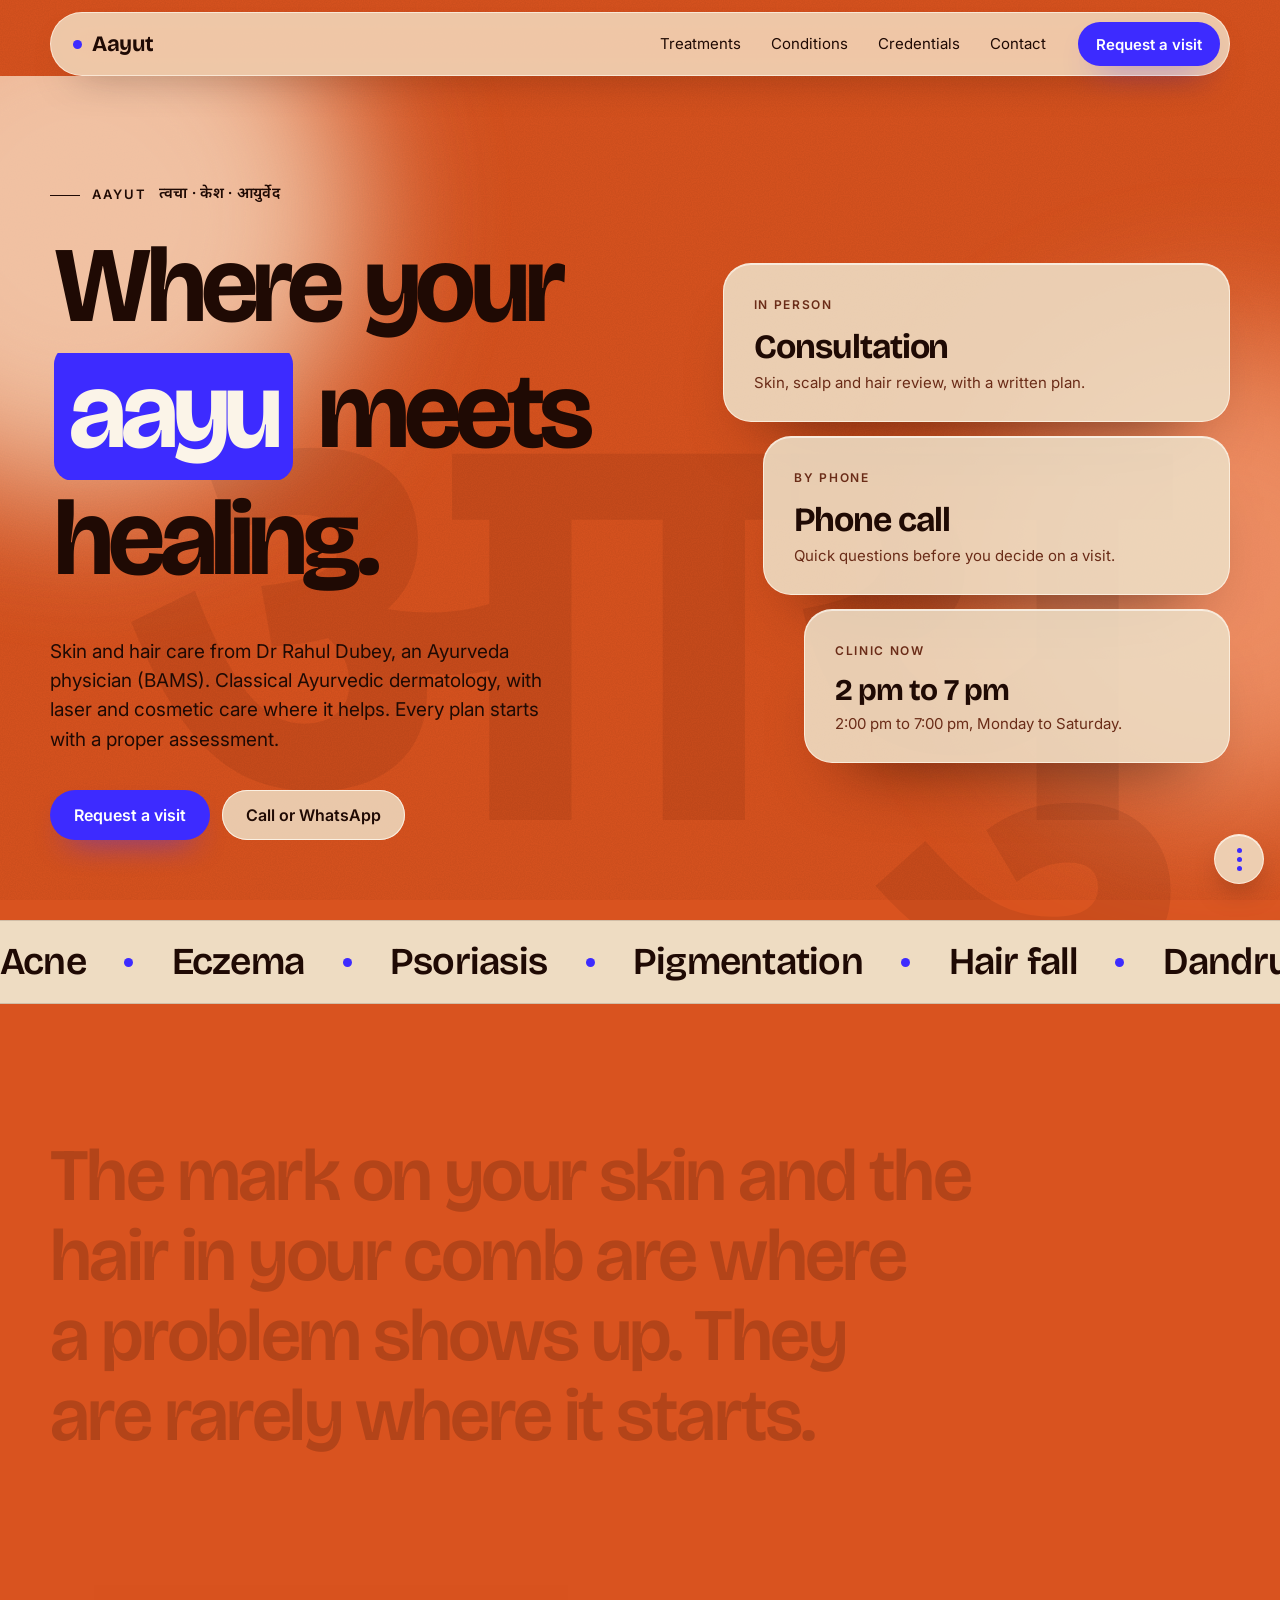
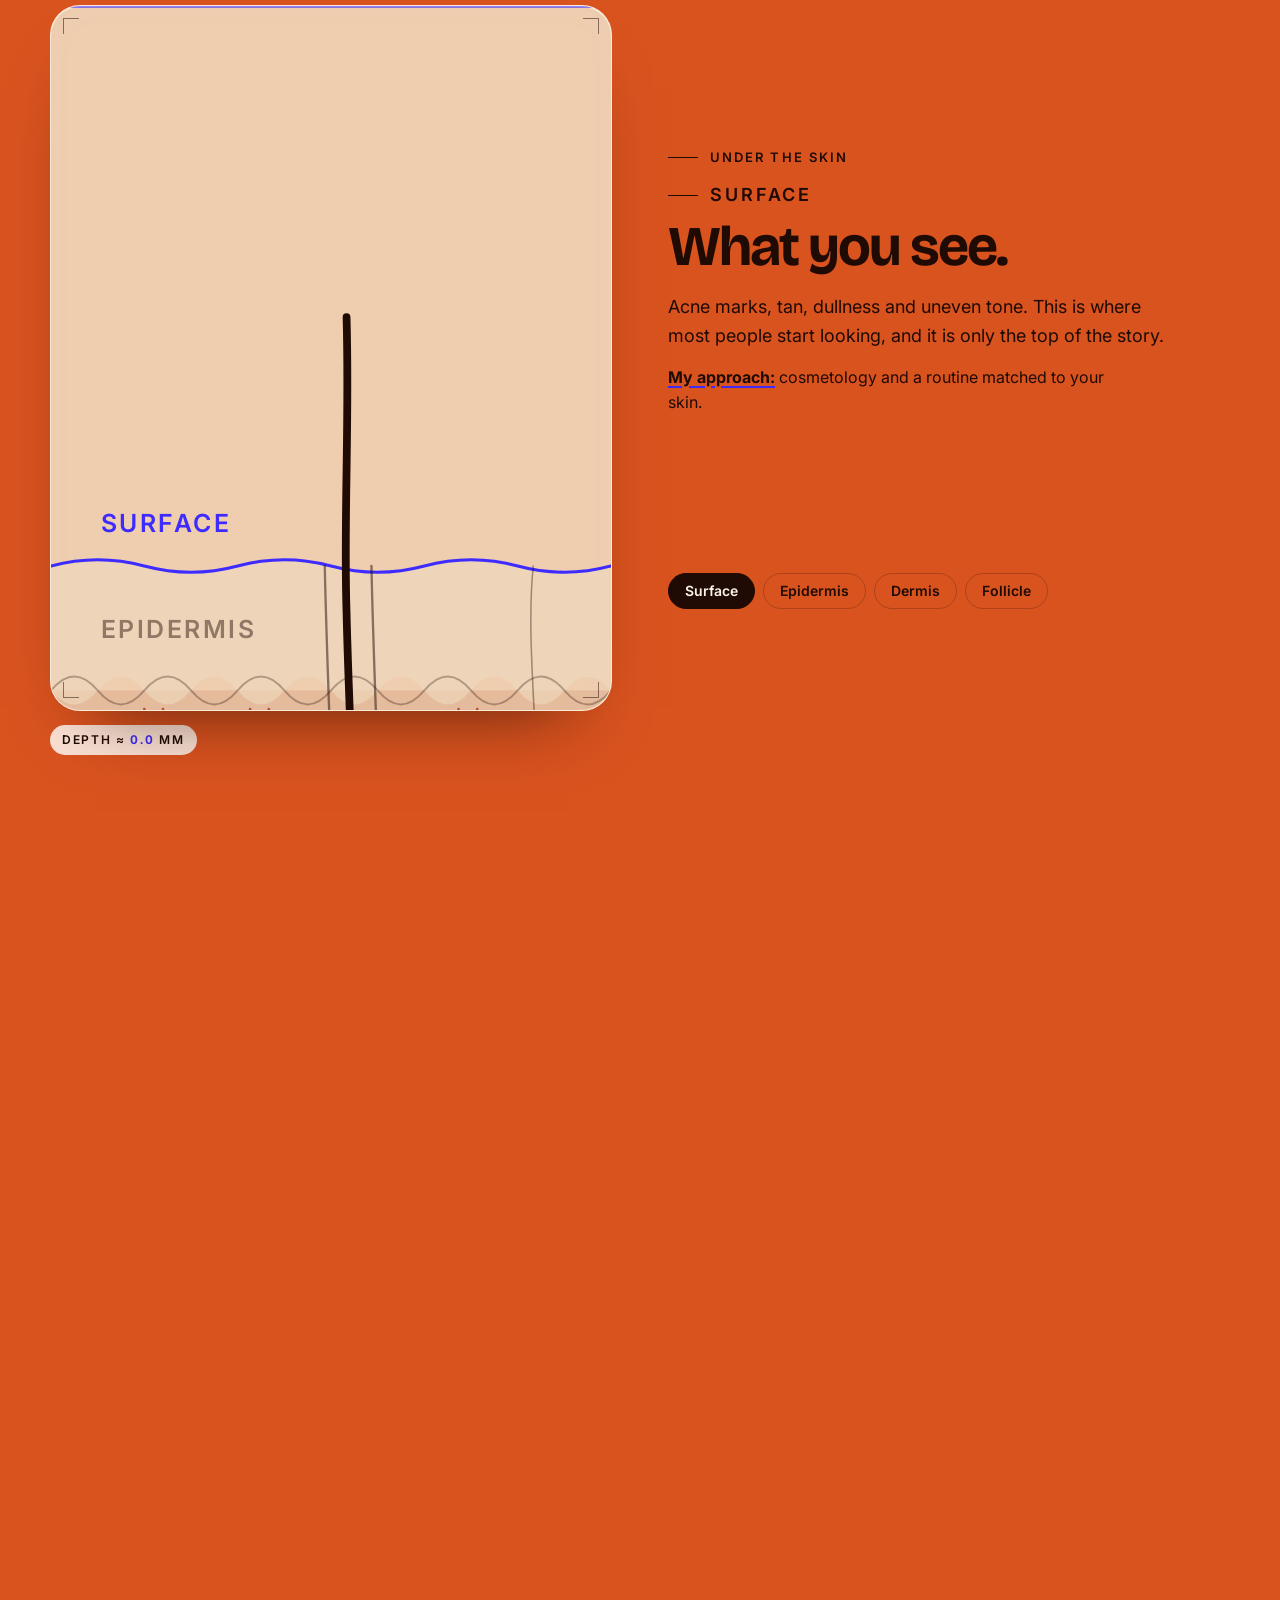
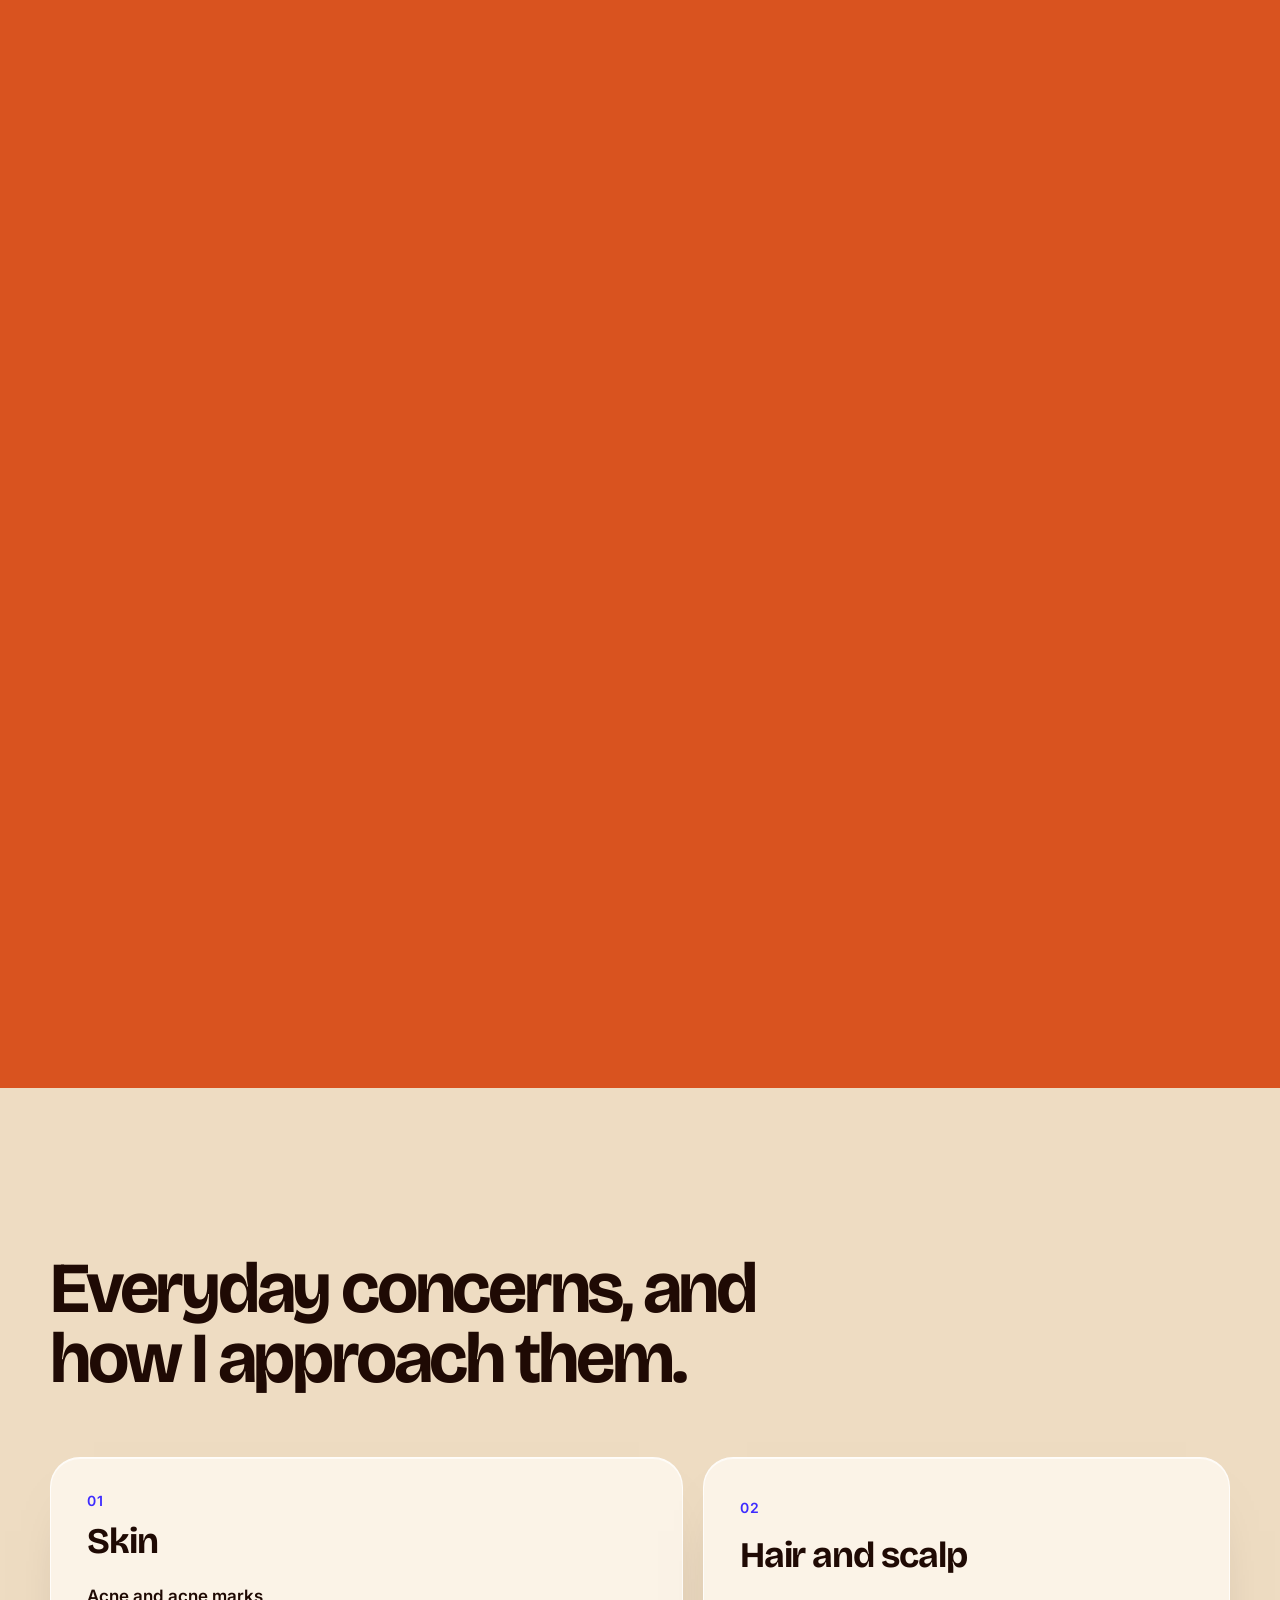
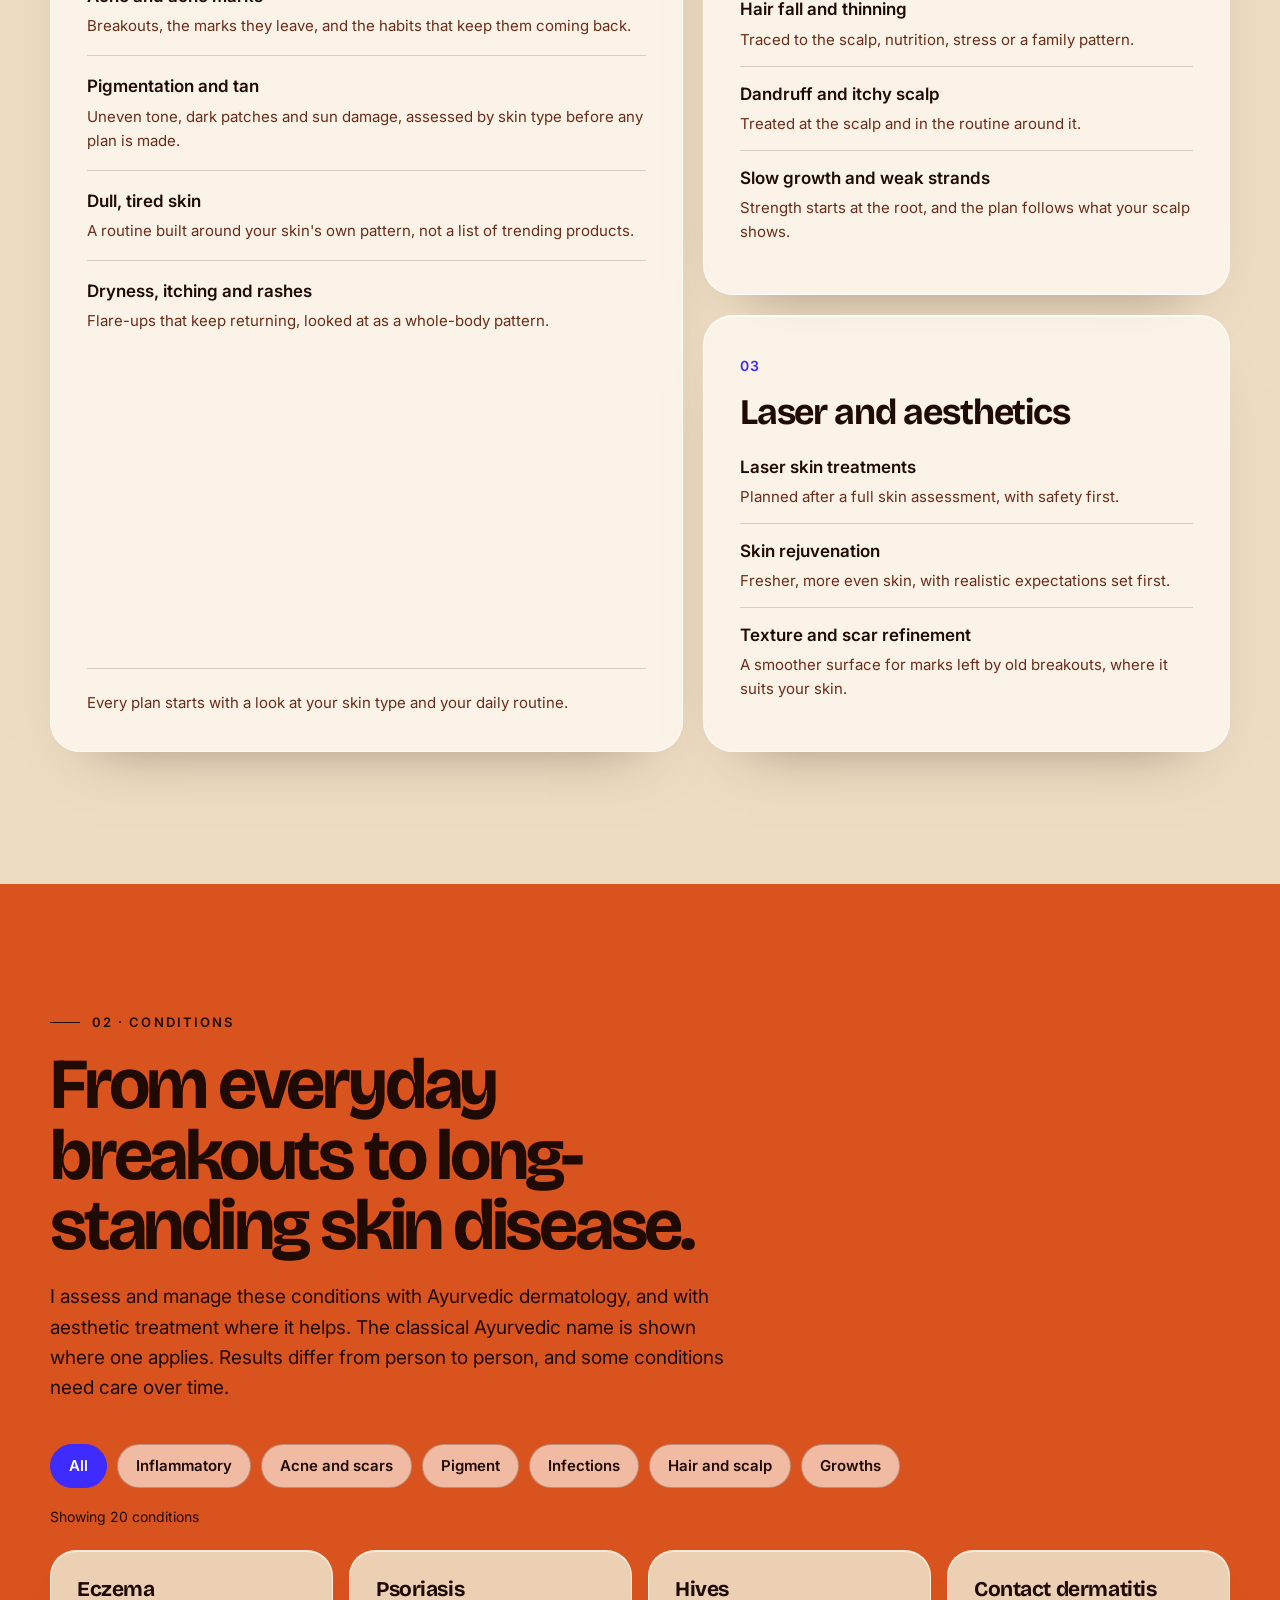
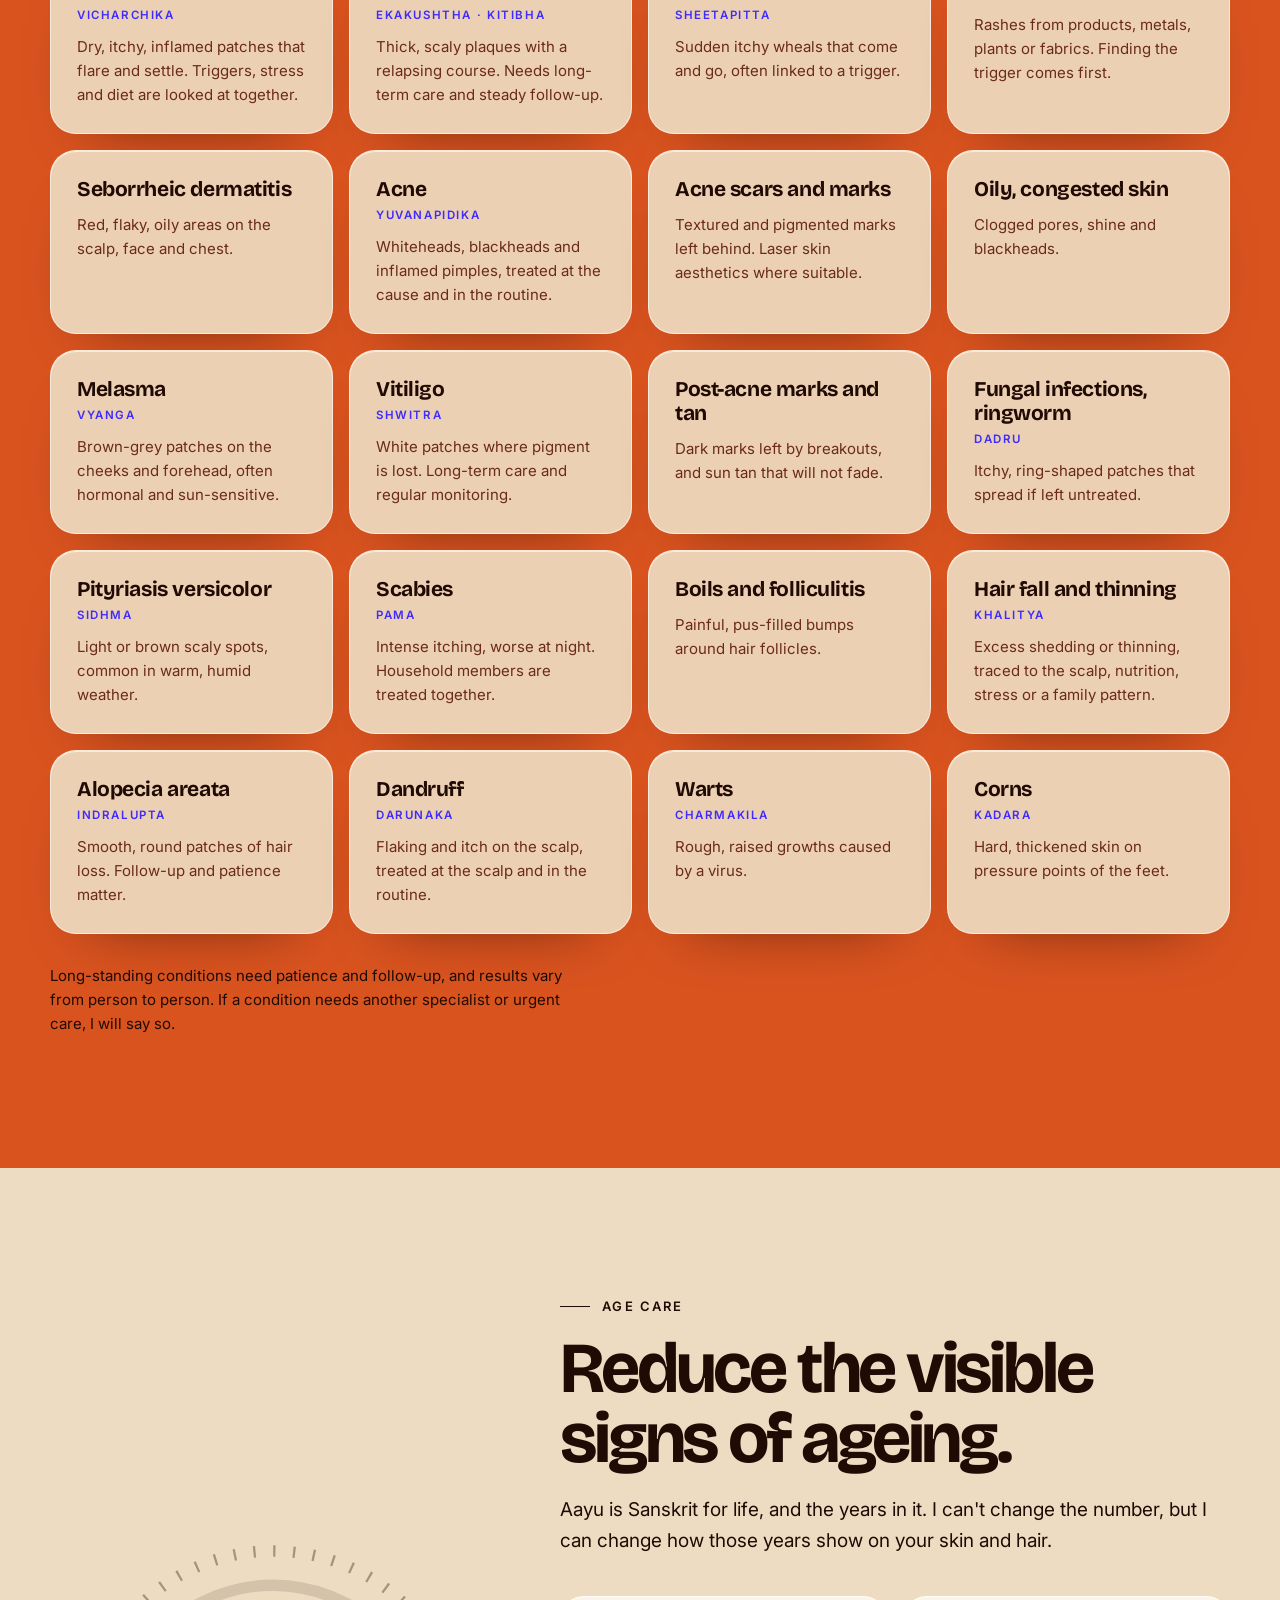
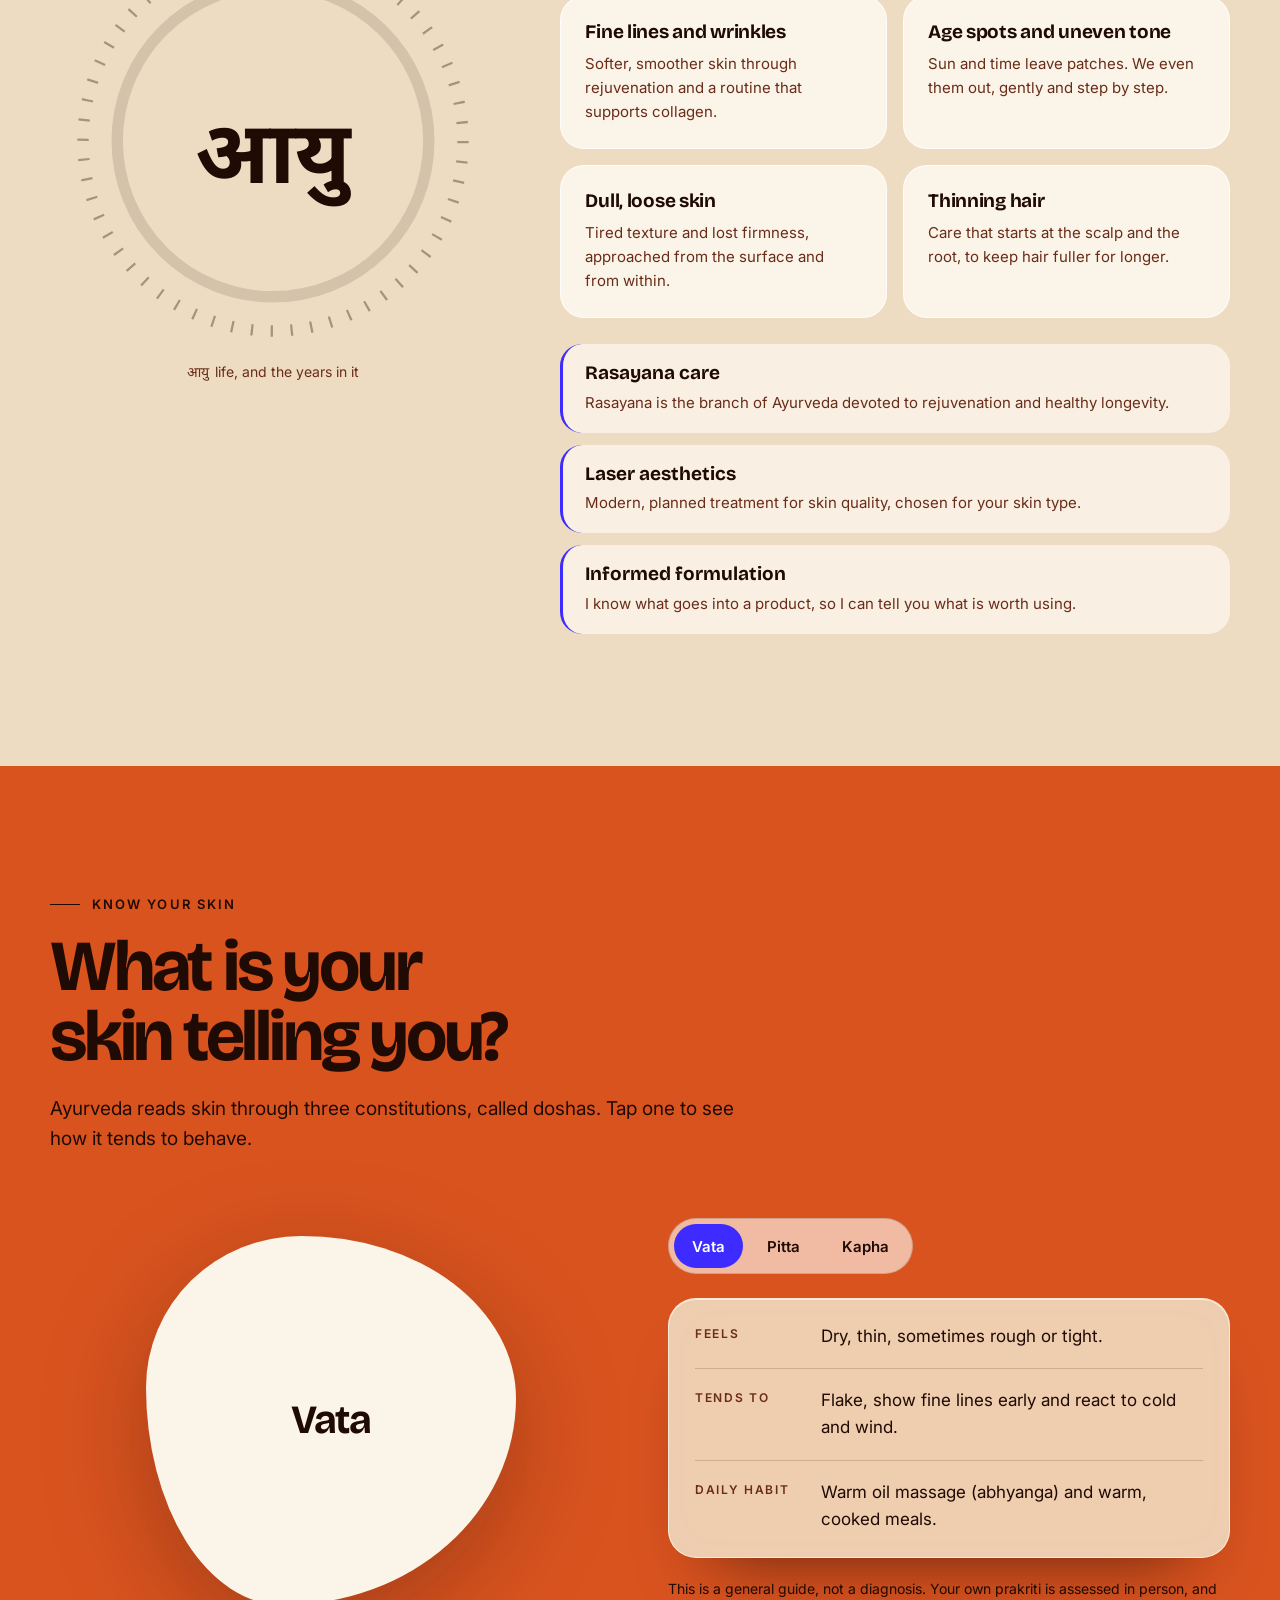
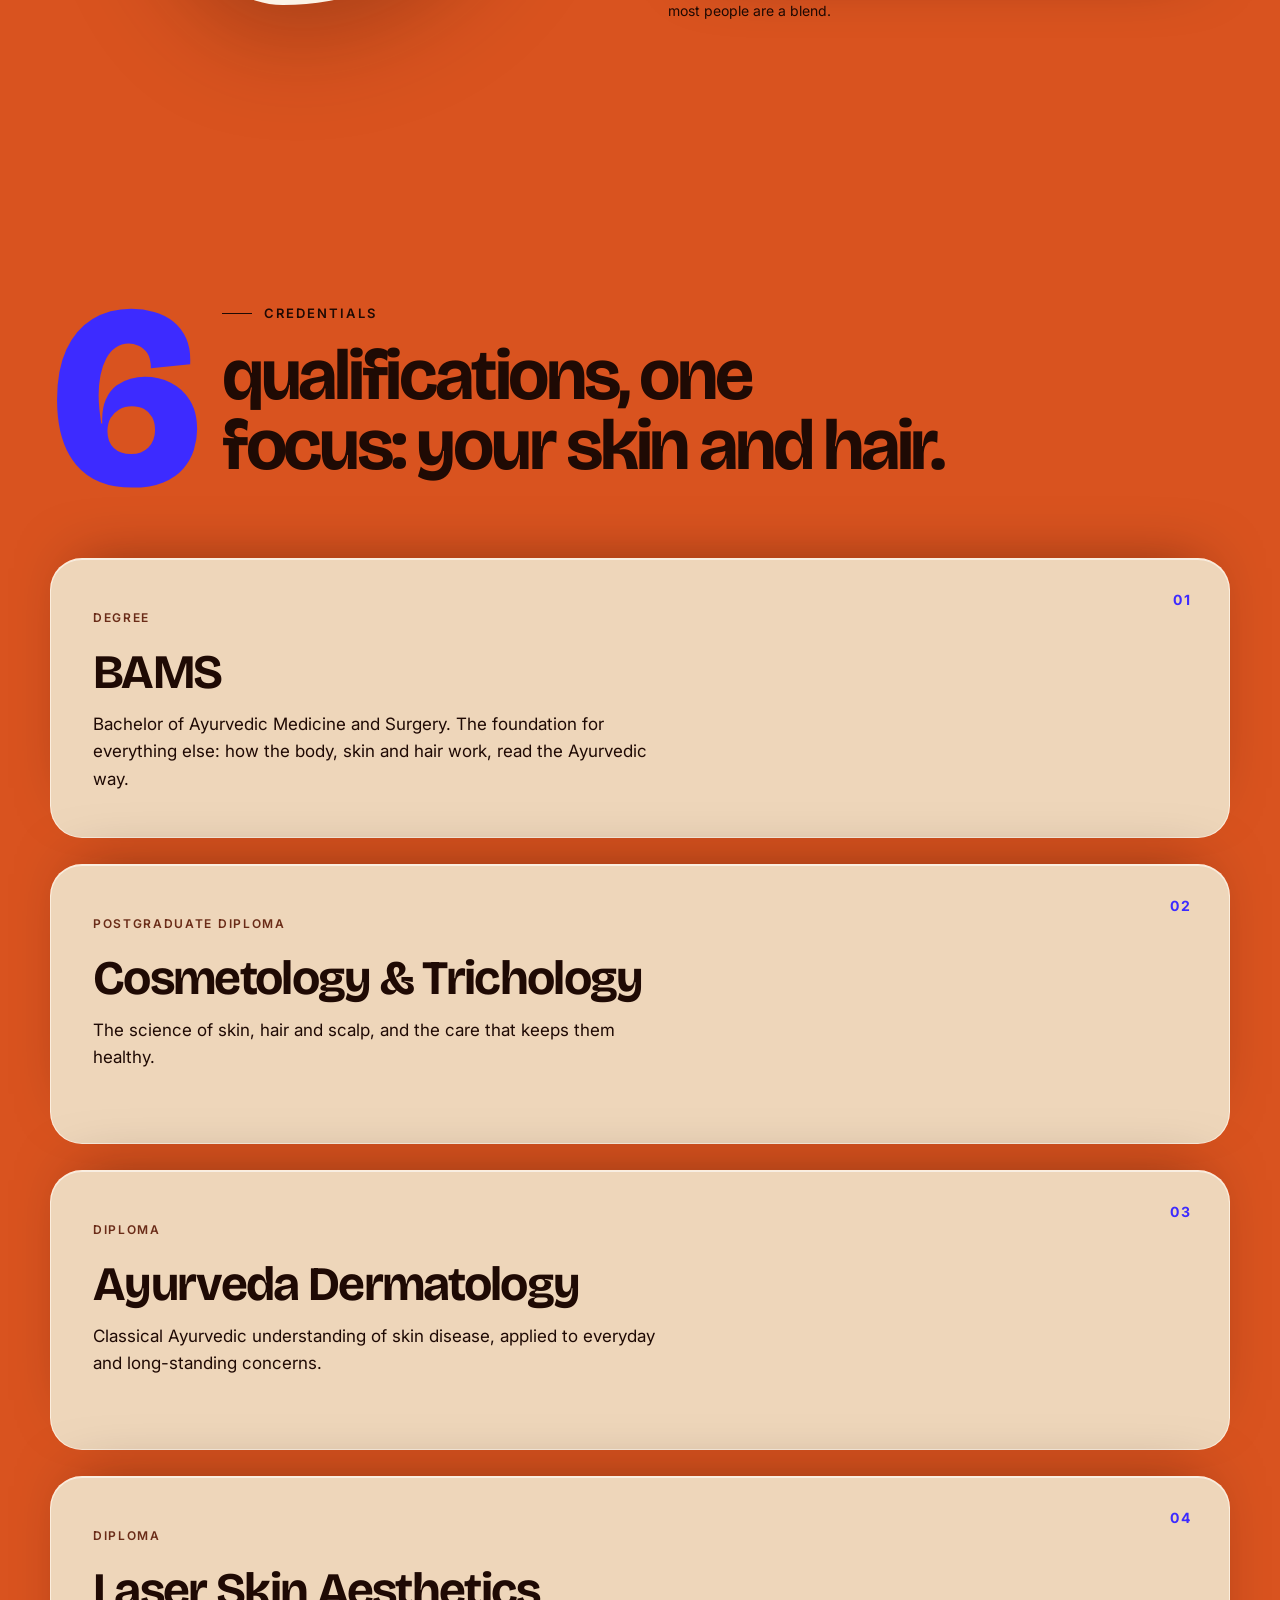
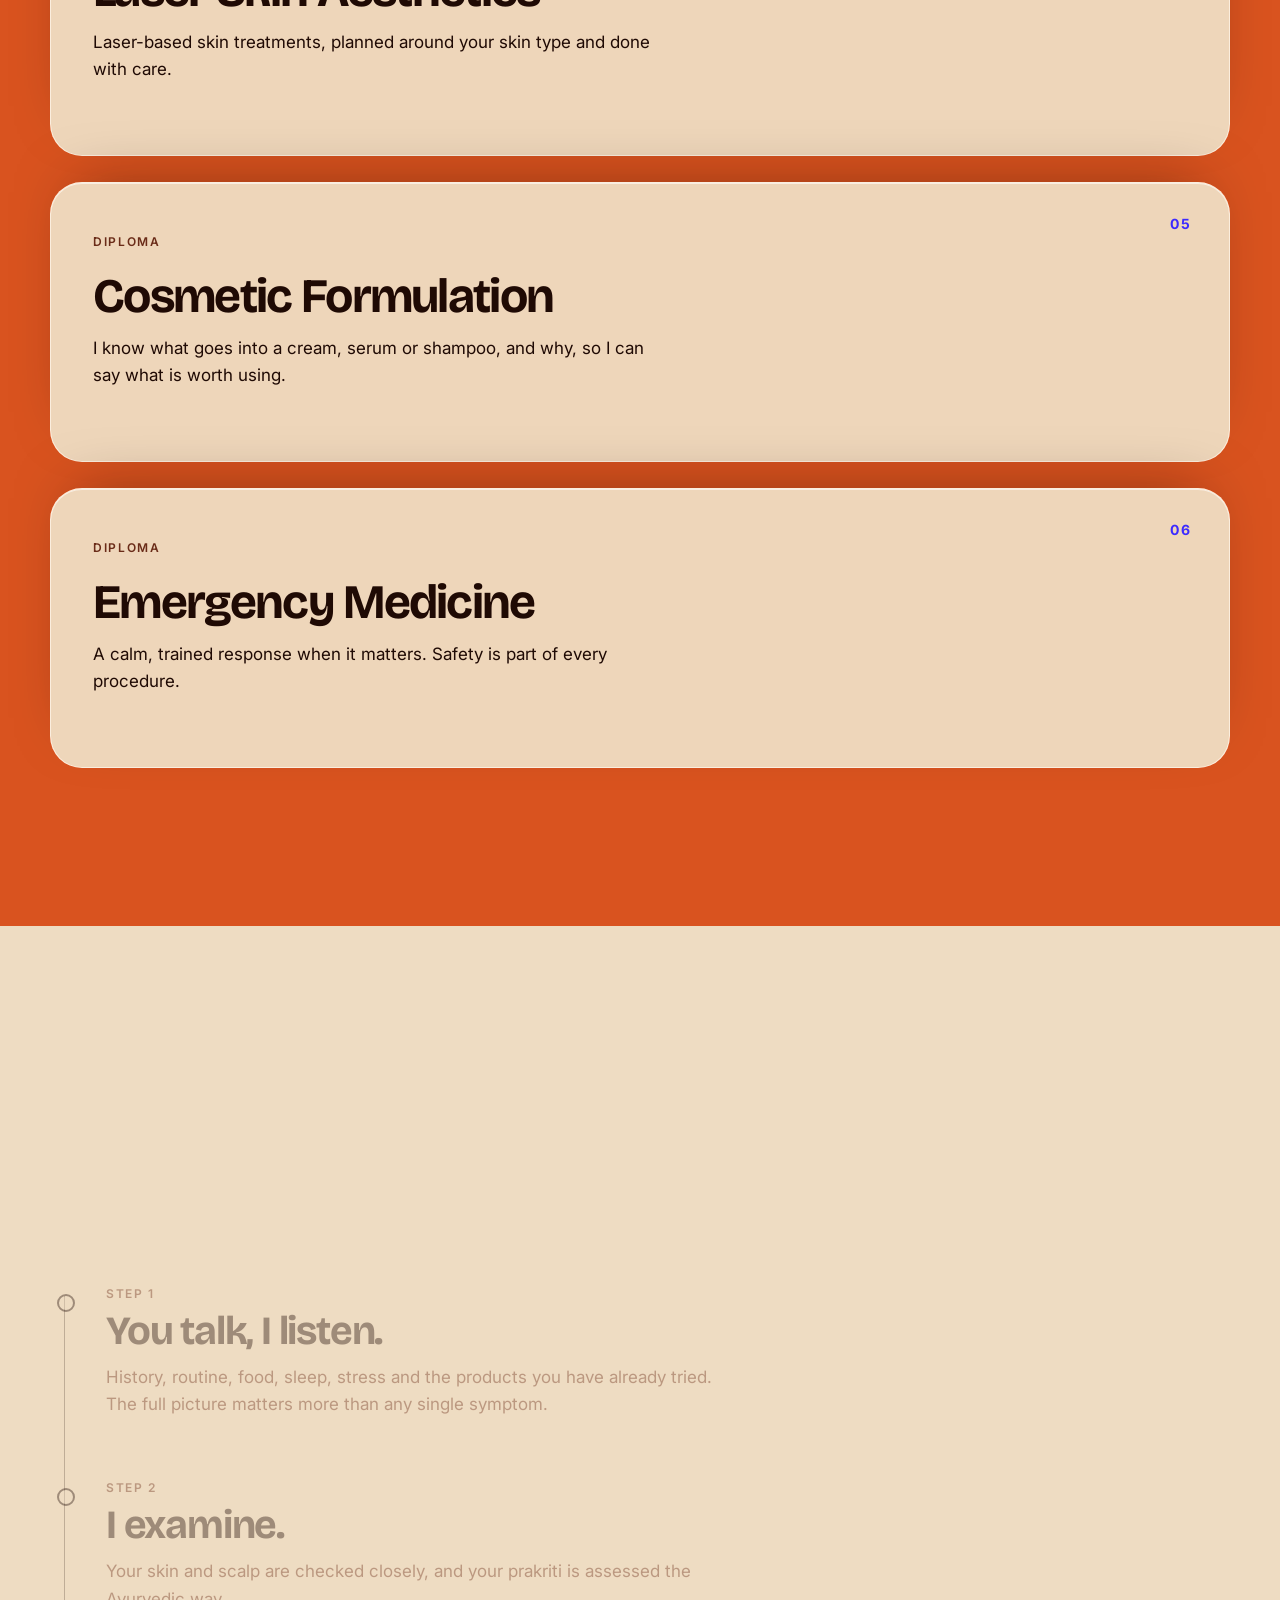
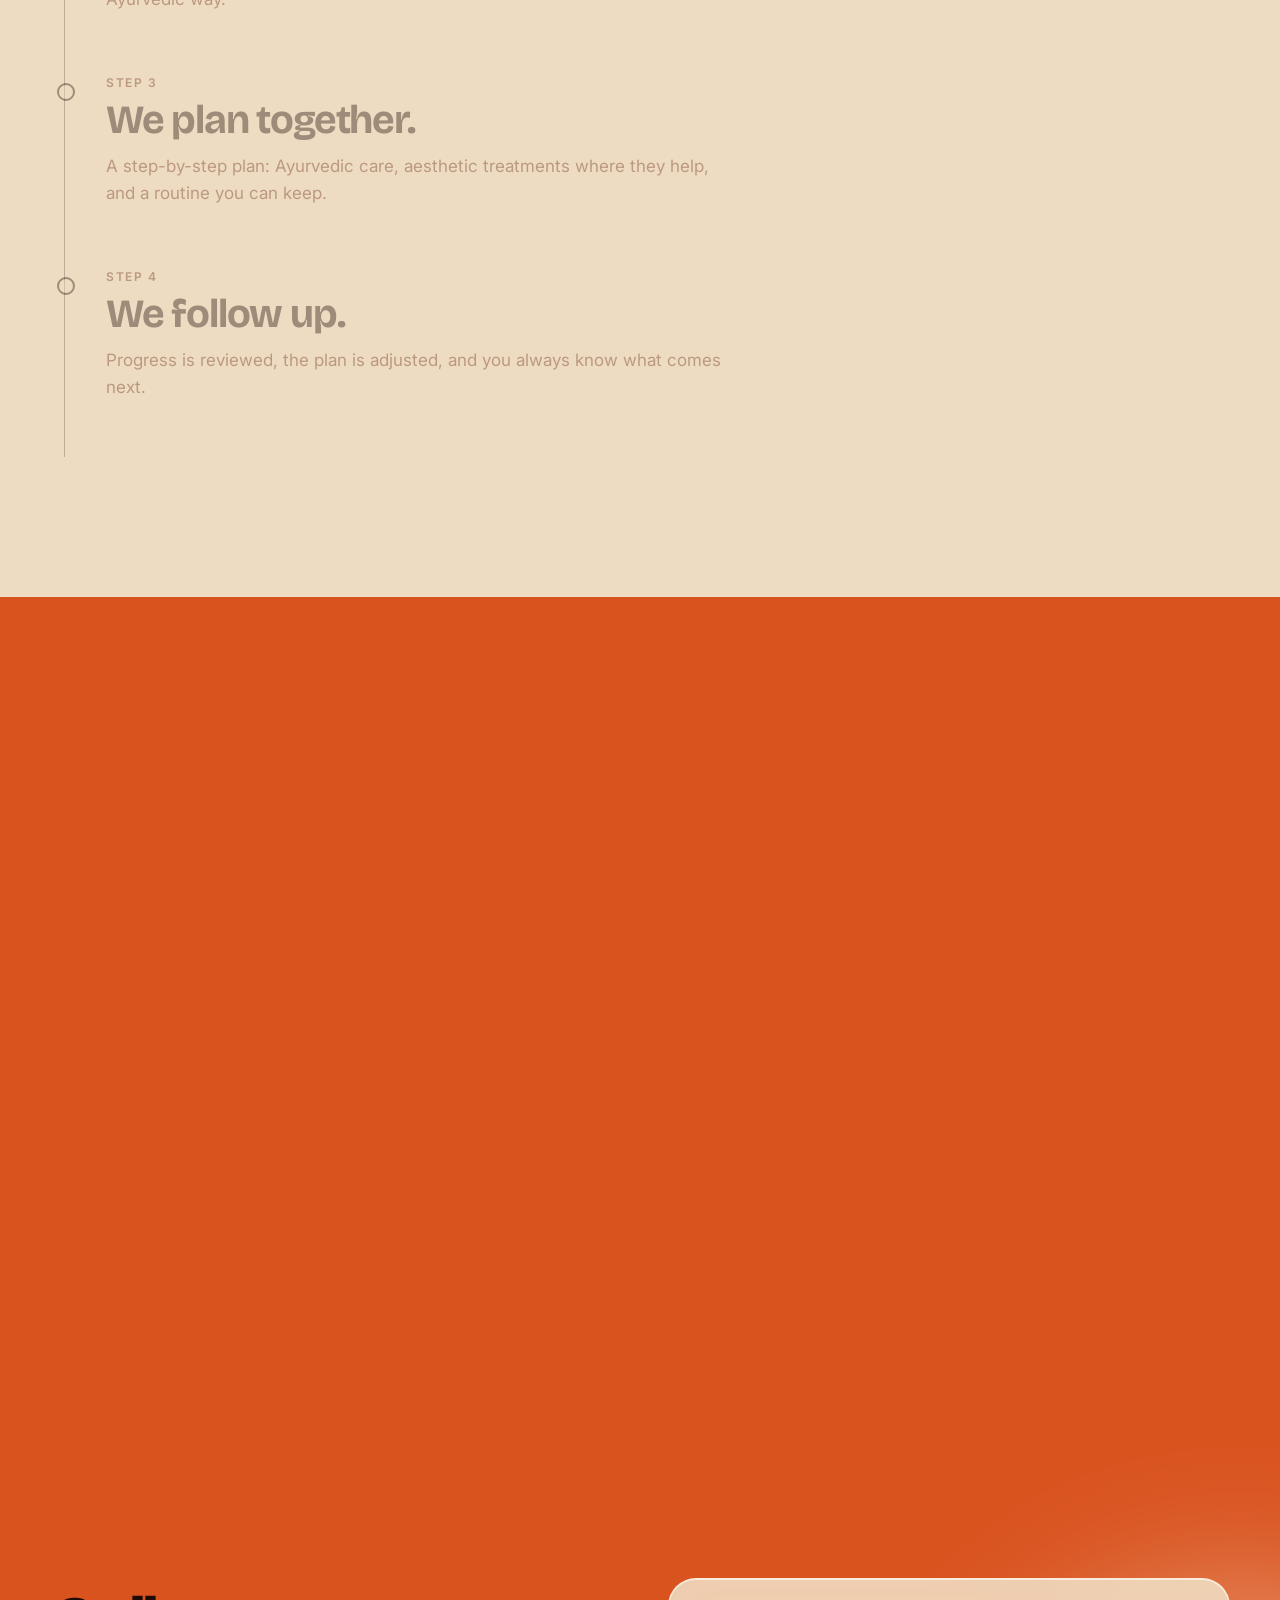
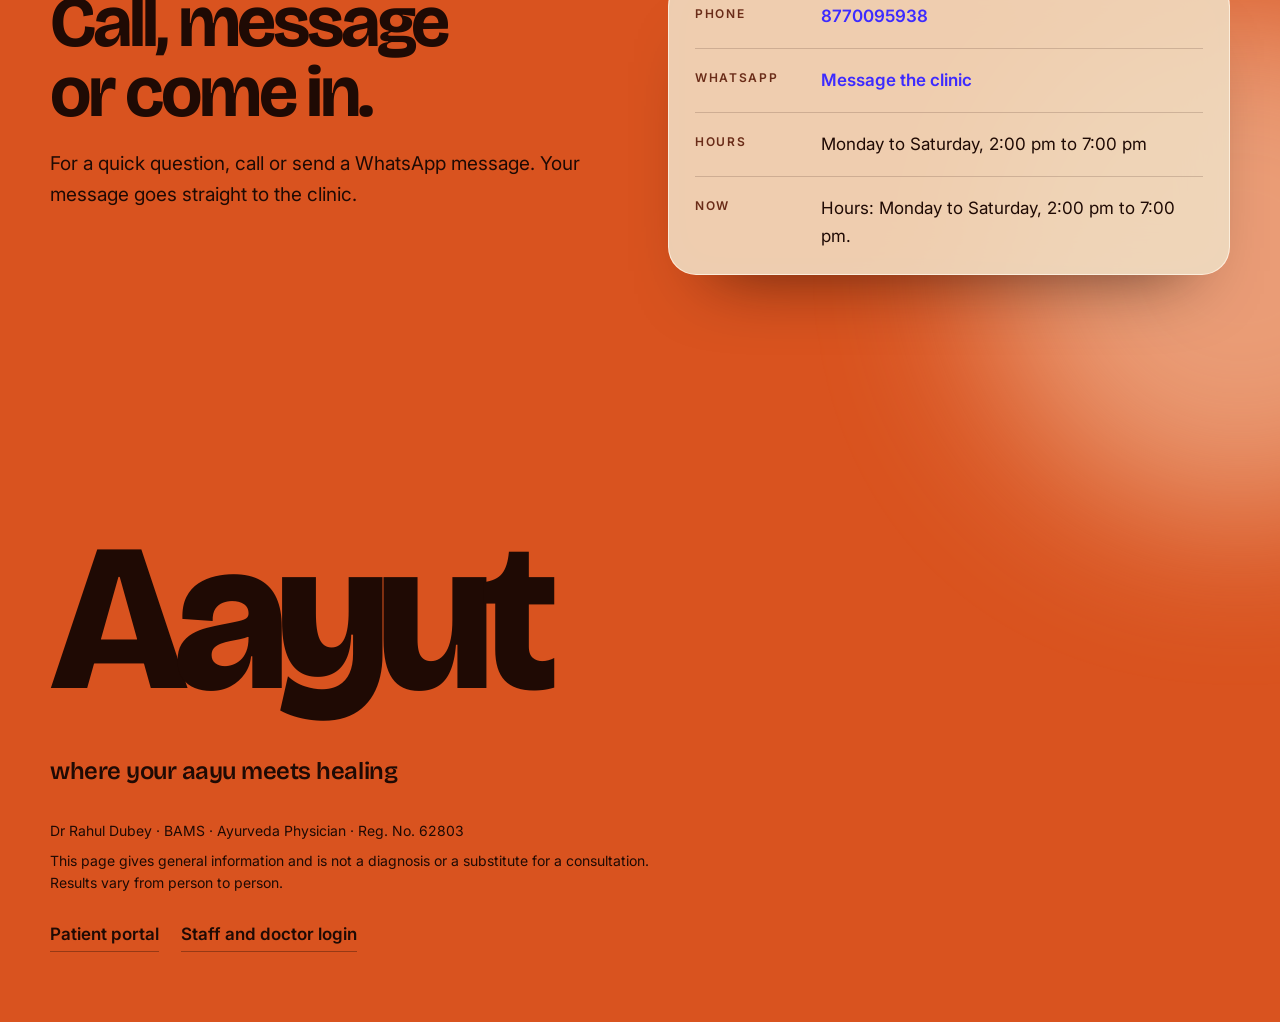
<file: index (9).html>
<!doctype html>
<html lang="en">
<head>
<meta charset="utf-8">
<meta name="viewport" content="width=device-width, initial-scale=1, viewport-fit=cover">
<title>Aayut · Dr Rahul Dubey, skin and hair</title>
<meta name="description" content="Aayut, the skin and hair clinic of Dr Rahul Dubey (BAMS). Ayurvedic dermatology with laser and cosmetic care. Request a visit online.">
<meta name="theme-color" content="#D9531F">
<link rel="preconnect" href="https://fonts.googleapis.com">
<link rel="preconnect" href="https://fonts.gstatic.com" crossorigin>
<link href="https://fonts.googleapis.com/css2?family=Bricolage+Grotesque:opsz,wght@12..96,500..800&family=Inter:wght@400..600&family=Noto+Sans+Devanagari:wght@500..700&display=swap" rel="stylesheet">
<link rel="stylesheet" href="shared.css">
<style>
/* Palette, by area: Volcano Orange 60%, Toasted Cream 30%, Electric Indigo 10% (accent only). */
:root{--volcano:#D9531F;--volcano-hi:#F08A5C;--volcano-lo:#9E3A12;--cream:#EEDCC2;--cream-hi:#FBF4E8;--indigo:#3D2BFF;--ink:#1F0A04;--ink-2:#6A2C18;--line:rgba(31,10,4,.16);--ease:cubic-bezier(.22,1,.36,1);--spring:cubic-bezier(.3,1.2,.5,1);color-scheme:light}
*{box-sizing:border-box}
html{background:var(--volcano);scroll-behavior:smooth;-webkit-text-size-adjust:100%}
body{margin:0;background:var(--volcano);color:var(--ink);font:400 17px/1.6 Inter,system-ui,-apple-system,"Segoe UI",sans-serif;-webkit-font-smoothing:antialiased;overflow-x:hidden;position:relative}
body::after{content:"";position:fixed;inset:0;pointer-events:none;z-index:0;opacity:.085;background-image:url("data:image/svg+xml;utf8,<svg xmlns='http://www.w3.org/2000/svg' width='180' height='180'><filter id='n'><feTurbulence type='fractalNoise' baseFrequency='.85' numOctaves='2' stitchTiles='stitch'/><feColorMatrix values='0 0 0 0 0  0 0 0 0 0  0 0 0 0 0  0 0 0 .9 0'/></filter><rect width='100%' height='100%' filter='url(%23n)'/></svg>")}
a{color:inherit}
:focus-visible{outline:3px solid var(--indigo);outline-offset:3px;border-radius:8px}
.sr-only{position:absolute;width:1px;height:1px;overflow:hidden;clip:rect(0 0 0 0);white-space:nowrap}
.bar{position:fixed;left:0;right:0;top:0;height:2px;background:var(--indigo);transform-origin:left center;transform:scaleX(0);z-index:60}
.wrap{width:min(1180px,calc(100% - 40px));margin:0 auto;position:relative;z-index:1}
.sec{position:relative;z-index:1;padding:132px 0}
.band{background:var(--cream);color:var(--ink)}
.label{font:600 13px/1 Inter,sans-serif;letter-spacing:.16em;text-transform:uppercase;margin:0 0 20px;display:flex;align-items:center;gap:12px}
.label::before{content:"";width:30px;height:1px;background:currentColor}
h2{font:700 clamp(38px,5.6vw,74px)/.98 "Bricolage Grotesque",sans-serif;letter-spacing:-.045em;margin:0 0 22px;max-width:17ch;text-wrap:balance}
.sub{max-width:58ch;font-size:19px;color:var(--ink);margin:0}
.glass{background:rgba(238,220,194,.9);-webkit-backdrop-filter:blur(24px) saturate(150%);backdrop-filter:blur(24px) saturate(150%);border:1px solid rgba(255,246,232,.75);box-shadow:inset 0 1px 0 rgba(255,255,255,.6),0 40px 70px -44px rgba(31,10,4,.7);border-radius:28px}
.btn{display:inline-flex;align-items:center;justify-content:center;gap:8px;min-height:50px;padding:0 24px;border-radius:999px;font:600 16px/1 Inter,sans-serif;text-decoration:none;border:0;cursor:pointer;transition:transform .7s var(--ease),background-color .5s var(--ease),box-shadow .7s var(--ease),opacity .4s}
.btn:hover{transform:translateY(-2px)}
.btn:active{transform:scale(.98)}
.btn-ind{background:var(--indigo);color:#fff;box-shadow:0 16px 32px -18px rgba(61,43,255,.9)}
.btn-glass{background:rgba(238,220,194,.86);color:var(--ink);box-shadow:inset 0 0 0 1px rgba(255,250,242,.8)}
.btn:disabled{opacity:.42;transform:none;cursor:default;box-shadow:none}
.btn-sm{min-height:44px;padding:0 18px;font-size:15px}
.wide{width:100%;margin-top:26px}

/* Header */
.top{position:sticky;top:12px;z-index:50;width:calc(100% - 32px);max-width:1180px;margin:12px auto 0;display:flex;align-items:center;gap:18px;padding:9px 9px 9px 22px;border-radius:999px;background:rgba(238,220,194,.86);-webkit-backdrop-filter:blur(22px) saturate(150%);backdrop-filter:blur(22px) saturate(150%);border:1px solid rgba(255,246,232,.7);box-shadow:0 18px 40px -26px rgba(31,10,4,.7);transition:background-color .6s var(--ease),box-shadow .6s var(--ease)}
.top.solid{background:rgba(238,220,194,.96);box-shadow:0 22px 46px -24px rgba(31,10,4,.85)}
.brand{font:700 22px/1 "Bricolage Grotesque",sans-serif;letter-spacing:-.02em;text-decoration:none;display:flex;align-items:center;gap:10px;margin-right:auto;color:var(--ink)}
.dot{width:9px;height:9px;border-radius:50%;background:var(--indigo)}
.links{display:none;gap:2px}
.links a{text-decoration:none;font-size:15px;padding:10px 14px;border-radius:999px;color:var(--ink);transition:background-color .5s var(--ease)}
.links a:hover{background:rgba(255,251,244,.75)}
@media (min-width:900px){.links{display:flex}}

main,footer{overflow-x:clip}
/* Hero */
.hero{position:relative;overflow:hidden;min-height:calc(100vh - 70px);display:flex;align-items:center;padding:110px 0 80px;z-index:1}
.hero-bg{position:absolute;inset:0;pointer-events:none;z-index:0}
.glow{position:absolute;border-radius:50%;filter:blur(72px);pointer-events:none;will-change:transform}
.g1{width:560px;height:560px;background:#FBE7CF;opacity:.75;left:-200px;top:-140px}
.g2{width:480px;height:480px;background:#FFB58F;opacity:.6;right:-180px;top:30%}
.glyph{position:absolute;left:50%;bottom:-6%;transform:translate3d(-50%,0,0);font:700 clamp(220px,46vw,620px)/1 "Noto Sans Devanagari",sans-serif;color:rgba(31,10,4,.08);white-space:nowrap;user-select:none;pointer-events:none;will-change:transform}
.hero-grid{display:grid;grid-template-columns:minmax(0,1.2fr) minmax(0,1fr);gap:64px;align-items:center;position:relative;z-index:1;will-change:transform,opacity}
.eyebrow{font:600 13px/1.2 Inter,sans-serif;letter-spacing:.16em;text-transform:uppercase;margin:0 0 22px;display:flex;align-items:center;gap:12px;flex-wrap:wrap}
.eyebrow::before{content:"";width:30px;height:1px;background:var(--ink)}
.eyebrow .hi{font-family:"Noto Sans Devanagari",sans-serif;text-transform:none;letter-spacing:.02em;font-size:15px}
.h1{font:700 clamp(50px,8.4vw,116px)/.94 "Bricolage Grotesque",sans-serif;letter-spacing:-.05em;margin:0 0 30px;text-wrap:balance}
.w{display:inline-block;overflow:hidden;vertical-align:top;padding:.08em .04em .16em}
.w>span{display:inline-block}
.h1 em{font-style:normal;background:var(--indigo);color:var(--cream-hi);padding:.02em .14em .04em;border-radius:.18em;white-space:nowrap}
.lede{font-size:19px;line-height:1.55;max-width:44ch;margin:0 0 36px}
.cta{display:flex;flex-wrap:wrap;gap:12px}
.stack{position:relative;display:flex;flex-direction:column;gap:14px}
.gcard{position:relative;padding:26px 30px;transition:transform 1s var(--ease),box-shadow 1s var(--ease)}
.gcard:hover{transform:translate3d(0,-6px,0)}
.gcard .k{font:600 12px/1 Inter,sans-serif;letter-spacing:.14em;text-transform:uppercase;color:var(--ink-2)}
.gcard b{display:block;font:700 34px/1.05 "Bricolage Grotesque",sans-serif;letter-spacing:-.03em;margin-top:12px}
.gcard p{margin:6px 0 0;font-size:15px;color:var(--ink-2)}
.c1{width:100%}
.c2{width:92%;margin-left:auto}
.c3{width:84%;margin-left:auto}
.c3 b{font-size:30px}
/* Spotlight: a soft light that follows the pointer over glass cards */
.gcard::before,.bcard::before,.cond::before{content:"";position:absolute;inset:0;border-radius:inherit;pointer-events:none;background:radial-gradient(300px circle at var(--mx,50%) var(--my,50%),rgba(255,255,255,.42),transparent 70%);opacity:0;transition:opacity .6s var(--ease)}
.gcard:hover::before,.bcard:hover::before,.cond:hover::before{opacity:1}

/* Marquee */
.marquee{position:relative;z-index:1;overflow:hidden;background:var(--cream);color:var(--ink);padding:22px 0;border-block:1px solid rgba(31,10,4,.14)}
.mq{display:flex;width:max-content;animation:mq 48s linear infinite}
.mq ul{display:flex;list-style:none;margin:0;padding:0}
.mq li{font:600 clamp(22px,3.6vw,38px)/1 "Bricolage Grotesque",sans-serif;letter-spacing:-.02em;white-space:nowrap;display:flex;align-items:center}
.mq li::after{content:"";width:9px;height:9px;border-radius:50%;background:var(--indigo);margin:0 clamp(22px,3vw,40px)}
@keyframes mq{to{transform:translate3d(-50%,0,0)}}

/* Statement: words light up as you scroll */
.stmt{font:600 clamp(34px,5.8vw,74px)/1.08 "Bricolage Grotesque",sans-serif;letter-spacing:-.035em;max-width:22ch;margin:0;text-wrap:balance}
.motion .stmt .sw{color:rgba(31,10,4,.2);transition:color .7s var(--ease)}
.motion .stmt .sw.lit{color:var(--ink)}

/* Dive: a scroll-driven cross-section of the skin and follicle */
.dive{position:relative;height:300vh;z-index:1}
.dive-sticky{position:sticky;top:96px;height:calc(100vh - 116px);display:flex;align-items:center}
.dive-grid{display:grid;grid-template-columns:minmax(0,1fr) minmax(0,1fr);gap:56px;align-items:center}
.scope-col{display:flex;flex-direction:column;gap:14px;height:min(calc(100vh - 150px),760px);width:100%}
.scope{position:relative;flex:1;min-height:0;width:100%;border-radius:30px;overflow:hidden}
.scope-view{position:absolute;inset:0}
#strata{position:absolute;left:0;top:0;width:100%;will-change:transform}
.o-line{stroke:var(--ink);fill:none}
.o-saf{stroke:var(--indigo)}
.f-saf{fill:var(--indigo)}
.o-peach{stroke:var(--volcano-lo)}
.f-peach{fill:var(--volcano-hi)}
.o-neem{stroke:var(--ink-2);fill:none}
.o-shaft{stroke:var(--ink);fill:none}
.lab{font:600 16px Inter,sans-serif;letter-spacing:.1em;fill:var(--ink);opacity:.45;transition:opacity .6s var(--ease),fill .6s var(--ease)}
.lab.on{fill:var(--indigo);opacity:1}
.scan{position:absolute;left:0;right:0;height:2px;background:var(--indigo);opacity:.55;top:0}
.motion .scan{animation:scan 6.5s var(--ease) infinite}
@keyframes scan{from{top:0}to{top:100%}}
.corner{position:absolute;width:16px;height:16px;border:1.5px solid var(--ink);opacity:.5}
.c-tl{left:12px;top:12px;border-right:0;border-bottom:0}
.c-tr{right:12px;top:12px;border-left:0;border-bottom:0}
.c-bl{left:12px;bottom:12px;border-right:0;border-top:0}
.c-br{right:12px;bottom:12px;border-left:0;border-top:0}
.readout{align-self:flex-start;font:600 12px/1 Inter,sans-serif;letter-spacing:.14em;text-transform:uppercase;color:var(--ink);background:rgba(255,251,244,.85);padding:9px 12px;border-radius:999px}
.readout b{color:var(--indigo);font-variant-numeric:tabular-nums}
.dive-copy{display:grid;align-items:start}
.dp{grid-area:1/1;opacity:0;transform:translate3d(0,22px,0);transition:opacity .8s var(--ease),transform .9s var(--ease);pointer-events:none}
.dp.on{opacity:1;transform:none;pointer-events:auto}
.dp .eyebrow{margin-bottom:12px}
.dp h3{font:700 clamp(34px,4.4vw,56px)/1.02 "Bricolage Grotesque",sans-serif;letter-spacing:-.035em;margin:0 0 18px}
.dp p{margin:0 0 14px;font-size:18px;max-width:46ch}
.dp .how{font-size:16px;color:var(--ink)}
.dp .how span{color:var(--ink);font-weight:700;text-decoration:underline;text-decoration-color:var(--indigo);text-decoration-thickness:2px;text-underline-offset:3px}
.dsteps{grid-area:2/1;display:flex;flex-wrap:wrap;gap:8px;list-style:none;padding:0;margin:28px 0 0}
.dsteps li{padding:10px 16px;border-radius:999px;border:1px solid rgba(31,10,4,.22);font:600 14px/1 Inter,sans-serif;transition:background-color .6s var(--ease),color .5s var(--ease),border-color .6s var(--ease)}
.dsteps li.on{background:var(--ink);border-color:var(--ink);color:var(--cream-hi)}

/* Treatments: an asymmetric bento on cream */
.bento{display:grid;grid-template-columns:1.2fr 1fr;gap:20px;margin-top:64px}
.bcard{position:relative;overflow:hidden;border-radius:30px;padding:36px;background:rgba(255,251,244,.74);border:1px solid rgba(255,255,255,.8);box-shadow:inset 0 1px 0 rgba(255,255,255,.7),0 30px 60px -44px rgba(31,10,4,.5);transition:transform 1s var(--ease),box-shadow 1s var(--ease)}
.bcard:hover{transform:translate3d(0,-4px,0);box-shadow:inset 0 1px 0 rgba(255,255,255,.7),0 40px 70px -40px rgba(31,10,4,.6)}
.bcard.big{grid-row:span 2;display:flex;flex-direction:column}
.card-foot{margin:auto 0 0!important;padding-top:22px;border-top:1px solid var(--line)}
.num{position:relative;font:600 14px/1 Inter,sans-serif;color:var(--indigo);letter-spacing:.1em}
.bcard h3{position:relative;font:700 36px/1.02 "Bricolage Grotesque",sans-serif;letter-spacing:-.03em;margin:16px 0 22px}
.rows{list-style:none;margin:0;padding:0;position:relative}
.rows li{display:grid;gap:4px;padding:17px 0;border-top:1px solid var(--line)}
.rows li:first-child{border-top:0;padding-top:0}
.rows b{font-weight:600;font-size:17px}
.rows span{font-size:15px;color:var(--ink-2)}
.compact li{padding:14px 0}
.bcard>p{position:relative;margin:18px 0 0;font-size:15px;color:var(--ink-2)}

/* Conditions: filterable, on orange */
.cfilter{display:flex;flex-wrap:wrap;gap:10px;margin-top:40px}
.cfilter .chip{min-height:44px;padding:0 18px;border-radius:999px;border:1px solid rgba(31,10,4,.24);background:rgba(255,251,244,.62);font:600 15px Inter,sans-serif;color:var(--ink);cursor:pointer;transition:background-color .6s var(--ease),color .5s var(--ease),border-color .6s var(--ease)}
.cfilter .chip[aria-pressed="true"]{background:var(--indigo);border-color:var(--indigo);color:#fff}
.ccount{font-size:14px;margin:18px 0 0}
.clist{display:grid;grid-template-columns:repeat(auto-fill,minmax(260px,1fr));gap:16px;margin-top:22px}
.cond{position:relative;overflow:hidden;padding:26px;border-radius:26px;background:rgba(238,220,194,.92);border:1px solid rgba(255,246,232,.75);box-shadow:inset 0 1px 0 rgba(255,255,255,.6),0 30px 60px -44px rgba(31,10,4,.7);transition:transform .8s var(--ease)}
.cond:hover{transform:translate3d(0,-4px,0)}
.cond[hidden]{display:none}
.cond h3{position:relative;font:700 21px/1.15 "Bricolage Grotesque",sans-serif;letter-spacing:-.02em;margin:0}
.sa{position:relative;display:block;margin-top:8px;font:600 11.5px/1.2 Inter,sans-serif;letter-spacing:.14em;text-transform:uppercase;color:var(--indigo)}
.cond p{position:relative;margin:12px 0 0;font-size:15px;color:var(--ink-2)}
.cond.swap-in{animation:fadeup .7s var(--ease) both;animation-delay:calc(var(--i,0)*45ms)}
.cnote{font-size:15px;color:var(--ink);margin:30px 0 0;max-width:60ch}

/* Age care: the ring completes as you scroll, around the word aayu */
.age{display:grid;grid-template-columns:minmax(0,.8fr) minmax(0,1.2fr);gap:64px;align-items:center}
.ringwrap{position:relative;width:min(380px,80vw);aspect-ratio:1;justify-self:center;margin-bottom:44px}
.ringwrap svg{width:100%;height:100%;overflow:visible}
.ringcap{position:absolute;left:0;right:0;bottom:-46px;text-align:center;font-size:14px;color:var(--ink-2);margin:0}
.ringcap .hi{font-family:"Noto Sans Devanagari",sans-serif;margin-right:6px}
.grid2{display:grid;grid-template-columns:1fr 1fr;gap:16px;margin-top:40px}
.card2{padding:24px;border-radius:24px;background:rgba(255,251,244,.78);border:1px solid rgba(255,255,255,.85)}
.card2 h3{font:700 19px/1.2 "Bricolage Grotesque",sans-serif;letter-spacing:-.015em;margin:0 0 8px}
.card2 p{margin:0;font-size:15px;color:var(--ink-2)}
.pillars{list-style:none;padding:0;margin:26px 0 0;display:grid;gap:12px}
.pillar{padding:18px 22px;border-radius:22px;border-left:3px solid var(--indigo);background:rgba(255,251,244,.66)}
.pillar h3{font:700 19px/1.2 "Bricolage Grotesque",sans-serif;margin:0}
.pillar p{margin:6px 0 0;font-size:15px;color:var(--ink-2)}

/* Skin types: three morphing blobs, one panel */
.dosha{display:grid;grid-template-columns:minmax(0,1fr) minmax(0,1fr);gap:56px;align-items:center;margin-top:56px}
.orbstage{position:relative;aspect-ratio:1;width:min(420px,84vw);justify-self:center}
.blob{position:absolute;inset:0;opacity:0;transform:scale(.82);transition:opacity .9s var(--ease),transform 1.1s var(--ease);pointer-events:none}
.blob.on{opacity:1;transform:none}
.blob .shape{position:absolute;inset:6%;border-radius:42% 58% 63% 37%/41% 44% 56% 59%;animation:morph 16s ease-in-out infinite;filter:drop-shadow(0 30px 50px rgba(31,10,4,.28))}
@keyframes morph{0%,100%{border-radius:42% 58% 63% 37%/41% 44% 56% 59%}50%{border-radius:58% 42% 36% 64%/56% 61% 39% 44%}}
.blob.v .shape{background:var(--cream-hi)}
.blob.p .shape{background:var(--volcano-lo)}
.blob.k .shape{background:var(--indigo)}
.blabel{position:absolute;inset:0;display:grid;place-items:center;font:700 clamp(28px,3.4vw,40px)/1 "Bricolage Grotesque",sans-serif;letter-spacing:-.03em}
.blob.v .blabel{color:var(--ink)}
.blob.p .blabel{color:var(--cream-hi)}
.blob.k .blabel{color:#fff}
.dtabs{display:inline-flex;gap:6px;padding:5px;border-radius:999px;background:rgba(255,251,244,.62);border:1px solid rgba(31,10,4,.14);flex-wrap:wrap}
.dtabs button{border:0;background:transparent;min-height:44px;padding:0 18px;border-radius:999px;font:600 15px Inter,sans-serif;color:var(--ink);cursor:pointer;transition:background-color .6s var(--ease),color .4s}
.dtabs button[aria-selected="true"]{background:var(--indigo);color:#fff}
.dpanel[hidden]{display:none}
.facts{margin:24px 0 0;padding:6px 26px}
.facts div{display:grid;grid-template-columns:110px minmax(0,1fr);gap:16px;padding:18px 0;border-top:1px solid var(--line)}
.facts div:first-child{border-top:0}
.facts dt{font:600 12px/1.4 Inter,sans-serif;letter-spacing:.14em;text-transform:uppercase;color:var(--ink-2);padding-top:3px}
.facts dd{margin:0;font-size:17px;color:var(--ink)}
.facts dd a{color:var(--indigo);font-weight:600;text-decoration:none}
.facts dd a:hover{text-decoration:underline}
.note{font-size:14px;color:var(--ink);margin:20px 0 0}

/* Credentials: cards stack and dim as you scroll */
.cred-head{display:flex;align-items:flex-end;gap:36px;flex-wrap:wrap}
.count-big{font:800 clamp(140px,22vw,260px)/.8 "Bricolage Grotesque",sans-serif;letter-spacing:-.07em;color:var(--indigo)}
.cred-stack{margin-top:56px;position:relative}
.cred{position:sticky;top:calc(104px + var(--i,0)*18px);min-height:280px;margin:0 0 26px;padding:44px 42px;border-radius:32px;background:rgba(238,220,194,.96);border:1px solid rgba(255,246,232,.8);box-shadow:inset 0 1px 0 rgba(255,255,255,.6),0 -20px 60px -30px rgba(31,10,4,.5);transform-origin:center top;will-change:transform;overflow:hidden}
.cred::after{content:"";position:absolute;inset:0;background:var(--ink);opacity:var(--dim,0);pointer-events:none;border-radius:inherit}
.cred .tag{font:600 12px/1 Inter,sans-serif;letter-spacing:.14em;text-transform:uppercase;color:var(--ink-2)}
.cred h3{font:700 clamp(30px,4vw,48px)/1.02 "Bricolage Grotesque",sans-serif;letter-spacing:-.035em;margin:18px 0 14px}
.cred p{margin:0;max-width:52ch;font-size:17px}
.cred .n{position:absolute;right:38px;top:34px;font:700 14px/1 Inter,sans-serif;letter-spacing:.1em;color:var(--indigo)}

/* Visit: a timeline that fills as you scroll */
.tl{position:relative;margin-top:56px;padding-left:56px}
.tl::before{content:"";position:absolute;left:14px;top:8px;bottom:8px;width:1px;background:rgba(31,10,4,.22)}
.tl-fill{position:absolute;left:14px;top:8px;bottom:8px;width:2px;background:var(--indigo);transform-origin:top center;transform:scaleY(0)}
.tl-item{position:relative;padding:0 0 64px;opacity:.38;transition:opacity .9s var(--ease)}
.tl-item.on{opacity:1}
.tl-item::before{content:"";position:absolute;left:-49px;top:6px;width:14px;height:14px;border-radius:50%;background:var(--cream);border:2px solid var(--ink);transition:background-color .6s var(--ease),border-color .6s var(--ease)}
.tl-item.on::before{background:var(--indigo);border-color:var(--indigo)}
.tl-item .step{font:600 12px/1 Inter,sans-serif;letter-spacing:.14em;text-transform:uppercase;color:var(--ink-2);margin:0 0 10px}
.tl-item h3{font:700 clamp(28px,3.4vw,40px)/1.05 "Bricolage Grotesque",sans-serif;letter-spacing:-.03em;margin:0 0 12px}
.tl-item p{margin:0;max-width:56ch;color:var(--ink-2)}

/* Booking */
.book-grid{display:grid;grid-template-columns:1fr 1fr;gap:56px;align-items:start}
.form{padding:36px}
.fl{display:block;font:600 12px/1 Inter,sans-serif;letter-spacing:.14em;text-transform:uppercase;color:var(--ink);margin:24px 0 10px}
.fl:first-child{margin-top:0}
.field{width:100%;min-height:52px;padding:0 16px;border-radius:16px;border:1px solid rgba(31,10,4,.2);background:rgba(255,251,244,.88);font:400 17px Inter,sans-serif;color:var(--ink);transition:border-color .5s var(--ease),box-shadow .5s var(--ease)}
.field:focus{outline:none;border-color:var(--indigo);box-shadow:0 0 0 4px rgba(61,43,255,.18)}
.seg{display:inline-flex;gap:6px;padding:5px;border-radius:999px;background:rgba(255,251,244,.7);border:1px solid rgba(31,10,4,.14);flex-wrap:wrap}
.seg button{border:0;background:transparent;min-height:44px;padding:0 18px;border-radius:999px;font:600 15px Inter,sans-serif;color:var(--ink);cursor:pointer;transition:background-color .6s var(--ease),color .4s}
.seg button[aria-selected="true"]{background:var(--indigo);color:#fff}
.slot-panel{margin-top:34px;padding:30px}
.slot-head{margin-top:26px}
.slots{display:grid;grid-template-columns:repeat(auto-fill,minmax(118px,1fr));gap:10px}
.slot{min-height:48px;padding:0 12px;border-radius:14px;border:1px solid rgba(31,10,4,.2);background:rgba(255,251,244,.8);font:600 15px Inter,sans-serif;color:var(--ink);cursor:pointer;transition:background-color .6s var(--ease),color .4s,transform .6s var(--ease)}
.slot:disabled{opacity:.42;text-decoration:line-through;cursor:not-allowed;transform:none}
.slot:hover{transform:translateY(-1px)}
.slot[aria-pressed="true"]{background:var(--ink);color:var(--cream-hi);border-color:var(--ink)}
.slot:not(:disabled):hover{background:#fff}
.check{display:flex;gap:12px;margin-top:24px;font-size:15px;line-height:1.45;color:var(--ink)}
.check input{width:18px;height:18px;margin:3px 0 0;flex:none;accent-color:var(--indigo)}
.hint{font-size:14px;color:var(--ink);margin:14px 0 0;min-height:1.4em}
.visit-grid{display:grid;grid-template-columns:1fr 1fr;gap:56px;align-items:start}

/* Footer */
.foot{position:relative;z-index:1;padding:110px 0 70px}
.wm{font:800 clamp(78px,17vw,210px)/.98 "Bricolage Grotesque",sans-serif;letter-spacing:-.06em;margin:0;padding-bottom:.04em}
.tg{font:600 24px/1.2 "Bricolage Grotesque",sans-serif;letter-spacing:-.02em;margin:26px 0 34px}
.reg,.legal{font-size:14px;color:var(--ink);margin:0 0 8px;max-width:72ch}
.links2{margin:26px 0 0;display:flex;flex-wrap:wrap;gap:22px}
.links2 a{color:var(--ink);font-weight:600;text-decoration:none;border-bottom:1px solid rgba(31,10,4,.35);padding-bottom:3px}
.links2 a:hover{border-color:var(--indigo);color:var(--indigo)}

/* Motion: entrance animations run only when the script has started */
.js .rv{opacity:1;transform:none}
.motion .rv{opacity:0;transform:translate3d(0,26px,0);transition:opacity 1.1s var(--ease),transform 1.2s var(--ease);transition-delay:var(--d,0ms)}
.motion .rv.in{opacity:1;transform:none}
.motion .bcard.rv.in:hover{transform:translate3d(0,-4px,0)}
.motion .w>span{transform:translate3d(0,108%,0);animation:rise 1.15s var(--ease) forwards;animation-delay:calc(var(--i,0)*90ms + 180ms)}
@keyframes rise{to{transform:none}}
.motion .fade{opacity:0;animation:fadeup 1.1s var(--ease) forwards;animation-delay:calc(var(--d,0)*1ms + 260ms)}
@keyframes fadeup{from{opacity:0;transform:translate3d(0,22px,0)}to{opacity:1;transform:none}}

/* Small screens */
@media (max-width:900px){
  .hero-grid,.book-grid,.visit-grid,.age,.dosha{grid-template-columns:1fr;gap:44px}
  .gcard{width:100%!important}
  .bento{grid-template-columns:1fr}
  .bcard.big{grid-row:auto}
  .sec{padding:96px 0}
  .grid2{grid-template-columns:1fr}
  .cred{padding:32px 26px}
  .tl{padding-left:44px}
  .top{padding-left:18px}
  .glyph{font-size:44vw}
}
/* Dive: the scroll-linked layers work on every screen; the layout is sized so the layer and its text fit the screen */
@media (min-width:600px) and (max-width:899px){
  .dive-grid{grid-template-columns:minmax(0,.85fr) minmax(0,1.15fr);gap:36px}
  .scope-col{height:min(60vh,620px)}
  .dp h3{font-size:clamp(28px,4vw,40px)}
  .dp p{font-size:16px}
}
@media (max-width:599px){
  .dive-sticky{top:84px;height:calc(100vh - 84px);height:calc(100svh - 84px)}
  .dive-grid{grid-template-columns:1fr;gap:12px;align-content:center}
  .scope-col{height:clamp(300px,46vh,440px);justify-self:stretch}
  .dive{height:340vh}
  .dp h3{font-size:clamp(22px,6.6vw,28px);margin:6px 0 8px}
  .dp p{font-size:15px;line-height:1.5;margin:0 0 8px}
  .dp .eyebrow{margin-bottom:4px}
  .dp .how{font-size:14px}
  .dsteps{margin-top:10px;gap:6px}
  .dsteps li{padding:7px 11px;font-size:12px}
}
@media (max-width:599px) and (max-height:700px){
  .scope-col{height:clamp(220px,34vh,300px)}
  .dp p{font-size:14px;line-height:1.45}
  .dp h3{font-size:clamp(20px,6vw,24px)}
}
.slot:active,.chip:active,.seg button:active,.dtabs button:active,.cfilter .chip:active{transform:scale(.96)}
@media (prefers-reduced-motion:reduce){
  *,*::before,*::after{animation:none!important;transition-duration:.01ms!important;scroll-behavior:auto!important}
  .motion .rv,.motion .w>span,.motion .fade{opacity:1!important;transform:none!important}
  .motion .stmt .sw{color:var(--ink)}
}
@media (max-width:600px){.glow{filter:blur(44px)}.glyph{opacity:.75}.hero{padding-top:96px}}
</style>
<script src="config.js"></script>
<script src="sound.js" defer></script>
</head>
<body id="top">
<div class="bar" id="bar" aria-hidden="true"></div>

<header class="top" id="nav">
  <a class="brand" href="#top"><span class="dot" aria-hidden="true"></span>Aayut</a>
  <nav class="links" aria-label="Sections">
    <a href="#treat">Treatments</a>
    <a href="#conditions">Conditions</a>
    <a href="#credentials">Credentials</a>
    <a href="#contact">Contact</a>
  </nav>
  <a class="btn btn-ind btn-sm" href="#book">Request a visit</a>
</header>

<main>
  <section class="hero" id="hero" aria-label="Aayut">
    <div class="hero-bg" aria-hidden="true">
      <div class="glow g1" id="orbA"></div>
      <div class="glow g2" id="orbB"></div>
      <div class="glyph" id="glyph" lang="hi">आयु</div>
    </div>
    <div class="wrap hero-grid" id="heroIn">
      <div>
        <p class="eyebrow fade" style="--d:0"><span>Aayut</span> <span class="hi" lang="hi">त्वचा · केश · आयुर्वेद</span></p>
        <h1 class="h1" aria-label="Where your aayu meets healing.">
          <span class="w" aria-hidden="true"><span style="--i:0">Where</span></span>
          <span class="w" aria-hidden="true"><span style="--i:1">your</span></span>
          <span class="w" aria-hidden="true"><span style="--i:2"><em>aayu</em></span></span>
          <span class="w" aria-hidden="true"><span style="--i:3">meets</span></span>
          <span class="w" aria-hidden="true"><span style="--i:4">healing.</span></span>
        </h1>
        <p class="lede fade" style="--d:520">Skin and hair care from Dr Rahul Dubey, an Ayurveda physician (BAMS). Classical Ayurvedic dermatology, with laser and cosmetic care where it helps. Every plan starts with a proper assessment.</p>
        <div class="cta fade" style="--d:650">
          <a class="btn btn-ind" href="#book">Request a visit</a>
          <a class="btn btn-glass" href="#contact">Call or WhatsApp</a>
        </div>
      </div>
      <div class="stack fade" style="--d:480" aria-label="Ways to start">
        <article class="gcard glass c1"><span class="k">In person</span><b>Consultation</b><p>Skin, scalp and hair review, with a written plan.</p></article>
        <article class="gcard glass c2"><span class="k">By phone</span><b>Phone call</b><p>Quick questions before you decide on a visit.</p></article>
        <article class="gcard glass c3"><span class="k">Clinic now</span><b id="hStatus">Checking…</b><p>2:00 pm to 7:00 pm, Monday to Saturday.</p></article>
      </div>
    </div>
  </section>

  <div class="marquee" aria-hidden="true">
    <div class="mq">
      <ul><li>Acne</li><li>Eczema</li><li>Psoriasis</li><li>Pigmentation</li><li>Hair fall</li><li>Dandruff</li><li>Scars</li><li>Fine lines</li><li>Laser aesthetics</li><li>Ayurvedic dermatology</li></ul>
      <ul><li>Acne</li><li>Eczema</li><li>Psoriasis</li><li>Pigmentation</li><li>Hair fall</li><li>Dandruff</li><li>Scars</li><li>Fine lines</li><li>Laser aesthetics</li><li>Ayurvedic dermatology</li></ul>
    </div>
  </div>

  <section class="sec" aria-label="Approach">
    <div class="wrap">
      <p class="stmt" id="stmt">The mark on your skin and the hair in your comb are where a problem shows up. They are rarely where it starts.</p>
    </div>
  </section>

  <section class="dive" id="dive" aria-labelledby="dive-h">
    <h2 class="sr-only" id="dive-h">What happens beneath your skin and hair</h2>
    <div class="dive-sticky" id="diveSticky">
      <div class="wrap dive-grid">
        <div class="scope-col" aria-hidden="true">
        <div class="scope glass">
          <div class="scope-view">
<svg id="strata" viewBox="0 0 360 1040" preserveAspectRatio="xMidYMin slice" xmlns="http://www.w3.org/2000/svg" focusable="false">
            
            <g transform="translate(0 60)">
              <rect x="0" y="380" width="360" height="420" fill="#9E3A12" fill-opacity=".12"/>
              <rect x="0" y="800" width="360" height="240" fill="#6A2C18" fill-opacity=".1"/>
              <path d="M0 300 Q30 292 60 300 T120 300 T180 300 T240 300 T300 300 T360 300 L360 380 Q345 362 330 380 T300 380 T270 380 T240 380 T210 380 T180 380 T150 380 T120 380 T90 380 T60 380 T30 380 T0 380 Z" fill="#EEDCC2" fill-opacity=".55"/>
              <g fill="none" stroke-linecap="round" stroke-linejoin="round">
                <path class="o-saf" d="M0 300 Q30 292 60 300 T120 300 T180 300 T240 300 T300 300 T360 300" stroke-width="2"/>
                <path class="o-line" d="M0 380 Q15 362 30 380 T60 380 T90 380 T120 380 T150 380 T180 380 T210 380 T240 380 T270 380 T300 380 T330 380 T360 380" stroke-opacity=".3" stroke-width="1.2"/>
                <path class="o-line" d="M0 800 Q45 788 90 800 T180 800 T270 800 T360 800" stroke-opacity=".28" stroke-width="1.2"/>
                <!-- collagen -->
                <path class="o-line" d="M0 470 q22 -14 45 0 t45 0 t45 0 t45 0 t45 0 t45 0 t45 0 t45 0" stroke-opacity=".14"/>
                <path class="o-line" d="M-20 530 q22 14 45 0 t45 0 t45 0 t45 0 t45 0 t45 0 t45 0 t45 0 t45 0" stroke-opacity=".12"/>
                <path class="o-line" d="M0 600 q22 -14 45 0 t45 0 t45 0 t45 0 t45 0 t45 0 t45 0 t45 0" stroke-opacity=".13"/>
                <path class="o-line" d="M-20 665 q22 14 45 0 t45 0 t45 0 t45 0 t45 0 t45 0 t45 0 t45 0 t45 0" stroke-opacity=".11"/>
                <path class="o-line" d="M0 735 q22 -14 45 0 t45 0 t45 0 t45 0 t45 0 t45 0 t45 0 t45 0" stroke-opacity=".12"/>
                <!-- capillary loops -->
                <path class="o-peach" d="M60 392 v18 a6 6 0 0 0 12 0 v-18" stroke-opacity=".8" stroke-width="1.6"/>
                <path class="o-peach" d="M128 392 v18 a6 6 0 0 0 12 0 v-18" stroke-opacity=".8" stroke-width="1.6"/>
                <path class="o-peach" d="M262 392 v18 a6 6 0 0 0 12 0 v-18" stroke-opacity=".8" stroke-width="1.6"/>
                <!-- sweat gland -->
                <path class="o-line" d="M310 300 C304 360 318 430 310 500" stroke-opacity=".38"/>
                <path class="o-neem" d="M310 500 c-16 6 -16 18 0 24 c16 6 16 18 0 24 c-16 6 -16 18 0 24 c16 6 16 18 0 24" stroke-width="2"/>
                <!-- follicle sheath, hair shaft, bulb -->
                <path class="o-line" d="M176 300 C178 400 186 520 182 690" stroke-opacity=".5" stroke-width="1.5"/>
                <path class="o-line" d="M206 300 C208 400 216 520 212 690" stroke-opacity=".5" stroke-width="1.5"/>
                <path class="o-line f-saf" d="M182 690 C166 702 164 748 196 754 C228 748 226 702 212 690" stroke-opacity=".6" stroke-width="1.5" fill-opacity=".16"/>
                <path class="o-shaft" d="M190 140 C192 210 188 270 190 330 C192 420 200 520 196 700" stroke-width="5"/>
                <!-- sebaceous gland -->
                <path class="o-saf" d="M229 506 L213 506" stroke-opacity=".7"/>
                <circle class="o-saf f-saf" cx="244" cy="500" r="17" fill-opacity=".16" stroke-opacity=".7"/>
                <circle class="o-saf f-saf" cx="262" cy="522" r="14" fill-opacity=".16" stroke-opacity=".7"/>
                <circle class="o-saf f-saf" cx="246" cy="534" r="12" fill-opacity=".16" stroke-opacity=".7"/>
                <!-- fat cells -->
                <circle class="o-neem" cx="50" cy="860" r="30" stroke-opacity=".4"/>
                <circle class="o-neem" cx="130" cy="882" r="34" stroke-opacity=".4"/>
                <circle class="o-neem" cx="215" cy="852" r="28" stroke-opacity=".4"/>
                <circle class="o-neem" cx="300" cy="882" r="32" stroke-opacity=".4"/>
                <circle class="o-neem" cx="90" cy="946" r="30" stroke-opacity=".4"/>
                <circle class="o-neem" cx="190" cy="950" r="34" stroke-opacity=".4"/>
                <circle class="o-neem" cx="282" cy="950" r="28" stroke-opacity=".4"/>
              </g>
              <circle class="f-peach" cx="196" cy="728" r="10" fill-opacity=".6"/>
              <text class="lab on" id="lab0" x="32" y="278">SURFACE</text>
              <text class="lab" id="lab1" x="32" y="346">EPIDERMIS</text>
              <text class="lab" id="lab2" x="32" y="436">DERMIS</text>
              <text class="lab" id="lab3" x="238" y="744">HAIR BULB</text>
              <text class="lab" x="32" y="836" style="opacity:.35">FAT LAYER</text>
            </g>
          </svg>
          </div>
          <div class="scan"></div>
          <span class="corner c-tl"></span><span class="corner c-tr"></span><span class="corner c-bl"></span><span class="corner c-br"></span>
        </div>
          <div class="readout">Depth ≈ <b id="mm">0.0</b> mm</div>
        </div>
        <div>
          <p class="label">Under the skin</p>
          <div class="dive-copy">
            <article class="dp on" id="dp0"><p class="eyebrow">Surface</p><h3>What you see.</h3><p>Acne marks, tan, dullness and uneven tone. This is where most people start looking, and it is only the top of the story.</p><p class="how"><span>My approach:</span> cosmetology and a routine matched to your skin.</p></article>
            <article class="dp" id="dp1"><p class="eyebrow">Epidermis</p><h3>Where tone and texture begin.</h3><p>Pigment and the skin's protective barrier sit in this thin outer layer. Dark patches, rough texture and sun damage start here.</p><p class="how"><span>My approach:</span> laser skin aesthetics and Ayurvedic topical care.</p></article>
            <article class="dp" id="dp2"><p class="eyebrow">Dermis</p><h3>Where skin heals, ages and flares.</h3><p>Collagen, blood vessels and oil glands live here. Acne, scars, ageing and recurring flare-ups trace back to this layer, and Ayurveda also reads them as signals from digestion, stress and sleep.</p><p class="how"><span>My approach:</span> Ayurvedic dermatology for the cause, aesthetics for the result.</p></article>
            <article class="dp" id="dp3"><p class="eyebrow">Hair follicle</p><h3>The root of hair health.</h3><p>Each hair grows from a follicle about 3 to 4 mm below the scalp. Hair fall, thinning and dandruff are worked out at the root, so I start with the scalp.</p><p class="how"><span>My approach:</span> trichology, scalp care and Ayurvedic treatment.</p></article>
            <ol class="dsteps" id="diveSteps" aria-label="Depth"><li class="on">Surface</li><li>Epidermis</li><li>Dermis</li><li>Follicle</li></ol>
          </div>
        </div>
      </div>
    </div>
  </section>

  <section class="sec band" id="treat" aria-labelledby="treat-h">
    <div class="wrap">
      <p class="label rv">01 · Treatments</p>
      <h2 id="treat-h" class="rv" style="--d:60ms">Everyday concerns, and how I approach them.</h2>
      <div class="bento">
        <article class="bcard big rv" style="--d:80ms">
          <span class="num">01</span>
          <h3>Skin</h3>
          <ul class="rows">
            <li><b>Acne and acne marks</b><span>Breakouts, the marks they leave, and the habits that keep them coming back.</span></li>
            <li><b>Pigmentation and tan</b><span>Uneven tone, dark patches and sun damage, assessed by skin type before any plan is made.</span></li>
            <li><b>Dull, tired skin</b><span>A routine built around your skin's own pattern, not a list of trending products.</span></li>
            <li><b>Dryness, itching and rashes</b><span>Flare-ups that keep returning, looked at as a whole-body pattern.</span></li>
          </ul>
          <p class="card-foot">Every plan starts with a look at your skin type and your daily routine.</p>
        </article>
        <article class="bcard rv" style="--d:140ms">
          <span class="num">02</span>
          <h3>Hair and scalp</h3>
          <ul class="rows compact">
            <li><b>Hair fall and thinning</b><span>Traced to the scalp, nutrition, stress or a family pattern.</span></li>
            <li><b>Dandruff and itchy scalp</b><span>Treated at the scalp and in the routine around it.</span></li>
            <li><b>Slow growth and weak strands</b><span>Strength starts at the root, and the plan follows what your scalp shows.</span></li>
          </ul>
        </article>
        <article class="bcard rv" style="--d:200ms">
          <span class="num">03</span>
          <h3>Laser and aesthetics</h3>
          <ul class="rows compact">
            <li><b>Laser skin treatments</b><span>Planned after a full skin assessment, with safety first.</span></li>
            <li><b>Skin rejuvenation</b><span>Fresher, more even skin, with realistic expectations set first.</span></li>
            <li><b>Texture and scar refinement</b><span>A smoother surface for marks left by old breakouts, where it suits your skin.</span></li>
          </ul>
        </article>
      </div>
    </div>
  </section>

  <section class="sec" id="conditions" aria-labelledby="cond-h">
    <div class="wrap">
      <p class="label rv">02 · Conditions</p>
      <h2 id="cond-h" class="rv" style="--d:60ms">From everyday breakouts to long-standing skin disease.</h2>
      <p class="sub rv" style="--d:120ms">I assess and manage these conditions with Ayurvedic dermatology, and with aesthetic treatment where it helps. The classical Ayurvedic name is shown where one applies. Results differ from person to person, and some conditions need care over time.</p>
      <div class="cfilter rv" id="cfilter" role="group" aria-label="Filter conditions" style="--d:160ms">
        <button class="chip" type="button" data-g="all" aria-pressed="true">All</button>
        <button class="chip" type="button" data-g="inflam" aria-pressed="false">Inflammatory</button>
        <button class="chip" type="button" data-g="acne" aria-pressed="false">Acne and scars</button>
        <button class="chip" type="button" data-g="pig" aria-pressed="false">Pigment</button>
        <button class="chip" type="button" data-g="inf" aria-pressed="false">Infections</button>
        <button class="chip" type="button" data-g="hair" aria-pressed="false">Hair and scalp</button>
        <button class="chip" type="button" data-g="grow" aria-pressed="false">Growths</button>
      </div>
      <p class="ccount" id="ccount" aria-live="polite"></p>
      <div class="clist" id="clist">
        <article class="cond" data-g="inflam"><h3>Eczema</h3><span class="sa">Vicharchika</span><p>Dry, itchy, inflamed patches that flare and settle. Triggers, stress and diet are looked at together.</p></article>
        <article class="cond" data-g="inflam"><h3>Psoriasis</h3><span class="sa">Ekakushtha · Kitibha</span><p>Thick, scaly plaques with a relapsing course. Needs long-term care and steady follow-up.</p></article>
        <article class="cond" data-g="inflam"><h3>Hives</h3><span class="sa">Sheetapitta</span><p>Sudden itchy wheals that come and go, often linked to a trigger.</p></article>
        <article class="cond" data-g="inflam"><h3>Contact dermatitis</h3><p>Rashes from products, metals, plants or fabrics. Finding the trigger comes first.</p></article>
        <article class="cond" data-g="inflam"><h3>Seborrheic dermatitis</h3><p>Red, flaky, oily areas on the scalp, face and chest.</p></article>
        <article class="cond" data-g="acne"><h3>Acne</h3><span class="sa">Yuvanapidika</span><p>Whiteheads, blackheads and inflamed pimples, treated at the cause and in the routine.</p></article>
        <article class="cond" data-g="acne"><h3>Acne scars and marks</h3><p>Textured and pigmented marks left behind. Laser skin aesthetics where suitable.</p></article>
        <article class="cond" data-g="acne"><h3>Oily, congested skin</h3><p>Clogged pores, shine and blackheads.</p></article>
        <article class="cond" data-g="pig"><h3>Melasma</h3><span class="sa">Vyanga</span><p>Brown-grey patches on the cheeks and forehead, often hormonal and sun-sensitive.</p></article>
        <article class="cond" data-g="pig"><h3>Vitiligo</h3><span class="sa">Shwitra</span><p>White patches where pigment is lost. Long-term care and regular monitoring.</p></article>
        <article class="cond" data-g="pig"><h3>Post-acne marks and tan</h3><p>Dark marks left by breakouts, and sun tan that will not fade.</p></article>
        <article class="cond" data-g="inf"><h3>Fungal infections, ringworm</h3><span class="sa">Dadru</span><p>Itchy, ring-shaped patches that spread if left untreated.</p></article>
        <article class="cond" data-g="inf"><h3>Pityriasis versicolor</h3><span class="sa">Sidhma</span><p>Light or brown scaly spots, common in warm, humid weather.</p></article>
        <article class="cond" data-g="inf"><h3>Scabies</h3><span class="sa">Pama</span><p>Intense itching, worse at night. Household members are treated together.</p></article>
        <article class="cond" data-g="inf"><h3>Boils and folliculitis</h3><p>Painful, pus-filled bumps around hair follicles.</p></article>
        <article class="cond" data-g="hair"><h3>Hair fall and thinning</h3><span class="sa">Khalitya</span><p>Excess shedding or thinning, traced to the scalp, nutrition, stress or a family pattern.</p></article>
        <article class="cond" data-g="hair"><h3>Alopecia areata</h3><span class="sa">Indralupta</span><p>Smooth, round patches of hair loss. Follow-up and patience matter.</p></article>
        <article class="cond" data-g="hair"><h3>Dandruff</h3><span class="sa">Darunaka</span><p>Flaking and itch on the scalp, treated at the scalp and in the routine.</p></article>
        <article class="cond" data-g="grow"><h3>Warts</h3><span class="sa">Charmakila</span><p>Rough, raised growths caused by a virus.</p></article>
        <article class="cond" data-g="grow"><h3>Corns</h3><span class="sa">Kadara</span><p>Hard, thickened skin on pressure points of the feet.</p></article>
      </div>
      <p class="cnote rv">Long-standing conditions need patience and follow-up, and results vary from person to person. If a condition needs another specialist or urgent care, I will say so.</p>
    </div>
  </section>

  <section class="sec band" id="age" aria-labelledby="ag-h">
    <div class="wrap age">
      <div class="ringwrap rv" id="ring">
        <svg viewBox="0 0 200 200" role="img" aria-label="A ring that completes as you scroll, around the word aayu">
          <circle cx="100" cy="100" r="100" fill="none" stroke="rgba(31,10,4,.35)" stroke-width="6" stroke-dasharray="1.2 9.27"/>
          <circle cx="100" cy="100" r="82" fill="none" stroke="rgba(31,10,4,.12)" stroke-width="6"/>
          <circle id="ringArc" cx="100" cy="100" r="82" fill="none" stroke="#3D2BFF" stroke-width="6" stroke-linecap="round" stroke-dasharray="515.2" stroke-dashoffset="515.2" transform="rotate(-90 100 100)"/>
          <text x="100" y="122" text-anchor="middle" lang="hi" style="font:700 46px 'Noto Sans Devanagari',sans-serif;fill:#1F0A04">आयु</text>
        </svg>
        <p class="ringcap"><span class="hi" lang="hi">आयु</span>life, and the years in it</p>
      </div>
      <div>
        <p class="label rv">Age care</p>
        <h2 id="ag-h" class="rv" style="--d:60ms">Reduce the visible signs of ageing.</h2>
        <p class="sub rv" style="--d:120ms">Aayu is Sanskrit for life, and the years in it. I can't change the number, but I can change how those years show on your skin and hair.</p>
        <div class="grid2 rv" style="--d:160ms">
          <article class="card2"><h3>Fine lines and wrinkles</h3><p>Softer, smoother skin through rejuvenation and a routine that supports collagen.</p></article>
          <article class="card2"><h3>Age spots and uneven tone</h3><p>Sun and time leave patches. We even them out, gently and step by step.</p></article>
          <article class="card2"><h3>Dull, loose skin</h3><p>Tired texture and lost firmness, approached from the surface and from within.</p></article>
          <article class="card2"><h3>Thinning hair</h3><p>Care that starts at the scalp and the root, to keep hair fuller for longer.</p></article>
        </div>
        <ul class="pillars rv" style="--d:200ms">
          <li class="pillar"><h3>Rasayana care</h3><p>Rasayana is the branch of Ayurveda devoted to rejuvenation and healthy longevity.</p></li>
          <li class="pillar"><h3>Laser aesthetics</h3><p>Modern, planned treatment for skin quality, chosen for your skin type.</p></li>
          <li class="pillar"><h3>Informed formulation</h3><p>I know what goes into a product, so I can tell you what is worth using.</p></li>
        </ul>
      </div>
    </div>
  </section>

  <section class="sec" id="know" aria-labelledby="st-h">
    <div class="wrap">
      <p class="label rv">Know your skin</p>
      <h2 id="st-h" class="rv" style="--d:60ms">What is your skin telling you?</h2>
      <p class="sub rv" style="--d:120ms">Ayurveda reads skin through three constitutions, called doshas. Tap one to see how it tends to behave.</p>
      <div class="dosha">
        <div class="orbstage rv" aria-hidden="true">
          <div class="blob v on" id="b0"><div class="shape"></div><div class="blabel">Vata</div></div>
          <div class="blob p" id="b1"><div class="shape"></div><div class="blabel">Pitta</div></div>
          <div class="blob k" id="b2"><div class="shape"></div><div class="blabel">Kapha</div></div>
        </div>
        <div class="rv" style="--d:120ms">
          <div class="dtabs" id="dtabs" role="tablist" aria-label="Skin constitution">
            <button type="button" role="tab" id="d-v" aria-controls="dp-v" aria-selected="true">Vata</button>
            <button type="button" role="tab" id="d-p" aria-controls="dp-p" aria-selected="false" tabindex="-1">Pitta</button>
            <button type="button" role="tab" id="d-k" aria-controls="dp-k" aria-selected="false" tabindex="-1">Kapha</button>
          </div>
          <div class="dpanel" id="dp-v" role="tabpanel" aria-labelledby="d-v">
            <dl class="facts glass"><div><dt>Feels</dt><dd>Dry, thin, sometimes rough or tight.</dd></div><div><dt>Tends to</dt><dd>Flake, show fine lines early and react to cold and wind.</dd></div><div><dt>Daily habit</dt><dd>Warm oil massage (abhyanga) and warm, cooked meals.</dd></div></dl>
          </div>
          <div class="dpanel" id="dp-p" role="tabpanel" aria-labelledby="d-p" hidden>
            <dl class="facts glass"><div><dt>Feels</dt><dd>Warm, fair to medium, quick to flush.</dd></div><div><dt>Tends to</dt><dd>Sunburn, redness, sensitivity and inflamed-looking breakouts.</dd></div><div><dt>Daily habit</dt><dd>Gentle, cooling care, sun protection, and less spicy and fried food.</dd></div></dl>
          </div>
          <div class="dpanel" id="dp-k" role="tabpanel" aria-labelledby="d-k" hidden>
            <dl class="facts glass"><div><dt>Feels</dt><dd>Thick, smooth, cool and oily.</dd></div><div><dt>Tends to</dt><dd>Clogged pores, blackheads and a dull, heavy look.</dd></div><div><dt>Daily habit</dt><dd>Regular cleansing, light meals and daily movement.</dd></div></dl>
          </div>
          <p class="note">This is a general guide, not a diagnosis. Your own prakriti is assessed in person, and most people are a blend.</p>
        </div>
      </div>
    </div>
  </section>

  <section class="sec" id="credentials" aria-labelledby="cr-h">
    <div class="wrap">
      <div class="cred-head">
        <div class="count-big rv" id="count" aria-hidden="true">6</div>
        <div>
          <p class="label rv" style="--d:60ms">Credentials</p>
          <h2 id="cr-h" class="rv" style="--d:120ms"><span class="sr-only">6 </span>qualifications, one focus: your skin and hair.</h2>
        </div>
      </div>
      <div class="cred-stack">
        <article class="cred glass" style="--i:0"><span class="n">01</span><span class="tag">Degree</span><h3>BAMS</h3><p>Bachelor of Ayurvedic Medicine and Surgery. The foundation for everything else: how the body, skin and hair work, read the Ayurvedic way.</p></article>
        <article class="cred glass" style="--i:1"><span class="n">02</span><span class="tag">Postgraduate diploma</span><h3>Cosmetology &amp; Trichology</h3><p>The science of skin, hair and scalp, and the care that keeps them healthy.</p></article>
        <article class="cred glass" style="--i:2"><span class="n">03</span><span class="tag">Diploma</span><h3>Ayurveda Dermatology</h3><p>Classical Ayurvedic understanding of skin disease, applied to everyday and long-standing concerns.</p></article>
        <article class="cred glass" style="--i:3"><span class="n">04</span><span class="tag">Diploma</span><h3>Laser Skin Aesthetics</h3><p>Laser-based skin treatments, planned around your skin type and done with care.</p></article>
        <article class="cred glass" style="--i:4"><span class="n">05</span><span class="tag">Diploma</span><h3>Cosmetic Formulation</h3><p>I know what goes into a cream, serum or shampoo, and why, so I can say what is worth using.</p></article>
        <article class="cred glass" style="--i:5"><span class="n">06</span><span class="tag">Diploma</span><h3>Emergency Medicine</h3><p>A calm, trained response when it matters. Safety is part of every procedure.</p></article>
      </div>
    </div>
  </section>

  <section class="sec band" id="visit" aria-labelledby="pr-h">
    <div class="wrap">
      <p class="label rv">How a visit works</p>
      <h2 id="pr-h" class="rv" style="--d:60ms">A clear path from first visit to follow-up.</h2>
      <div class="tl" id="tl">
        <div class="tl-fill" id="tlFill" aria-hidden="true"></div>
        <div class="tl-item"><p class="step">Step 1</p><h3>You talk, I listen.</h3><p>History, routine, food, sleep, stress and the products you have already tried. The full picture matters more than any single symptom.</p></div>
        <div class="tl-item"><p class="step">Step 2</p><h3>I examine.</h3><p>Your skin and scalp are checked closely, and your prakriti is assessed the Ayurvedic way.</p></div>
        <div class="tl-item"><p class="step">Step 3</p><h3>We plan together.</h3><p>A step-by-step plan: Ayurvedic care, aesthetic treatments where they help, and a routine you can keep.</p></div>
        <div class="tl-item"><p class="step">Step 4</p><h3>We follow up.</h3><p>Progress is reviewed, the plan is adjusted, and you always know what comes next.</p></div>
      </div>
    </div>
  </section>

  <section class="sec" id="book" aria-labelledby="book-h">
    <div class="wrap book-grid">
      <div>
        <p class="label rv">Booking</p>
        <h2 id="book-h" class="rv" style="--d:60ms">Choose a time that suits you.</h2>
        <p class="sub rv" id="clinicLine" style="--d:120ms">Checking clinic status…</p>
        <div class="glass slot-panel rv" style="--d:160ms">
          <div class="seg" id="bType" role="tablist" aria-label="Type of visit">
            <button type="button" aria-selected="true" data-type="Consultation">Consultation</button>
            <button type="button" aria-selected="false" data-type="Call">Phone call</button>
          </div>
          <label class="fl" for="b-date">Date</label>
          <input class="field" id="b-date" type="date">
          <p class="hint" id="dateNote" aria-live="polite"></p>
          <h3 class="fl slot-head" id="slotHead">Available slots</h3>
          <div class="slots" id="slots" role="group" aria-labelledby="slotHead"></div>
        </div>
      </div>
      <div class="glass form rv" style="--d:120ms">
        <label class="fl" for="b-name">Your name</label>
        <input class="field" id="b-name" type="text" autocomplete="name" placeholder="Your name">
        <label class="fl" for="b-phone">Mobile</label>
        <input class="field" id="b-phone" type="tel" inputmode="tel" autocomplete="tel" placeholder="10 digits">
        <label class="fl" for="b-email">Email (optional)</label>
        <input class="field" id="b-email" type="email" inputmode="email" autocomplete="email" placeholder="you@example.com">
        <label class="check"><input type="checkbox" id="b-wa"><span>Send my confirmation and reminders on WhatsApp to this number.</span></label>
        <button class="btn btn-ind wide" id="b-go" type="button" disabled>Request this time</button>
        <p class="hint" id="b-msg" role="status" aria-live="polite"></p>
        <p class="hint">The clinic confirms every request before the visit.</p>
      </div>
    </div>
  </section>

  <section class="sec" id="contact" aria-labelledby="visit-h">
    <div class="glow g2" aria-hidden="true" style="position:absolute;right:-220px;bottom:-200px;width:520px;height:520px;background:#FBE7CF;opacity:.5;border-radius:50%;filter:blur(80px);pointer-events:none"></div>
    <div class="wrap visit-grid" style="position:relative;z-index:1">
      <div>
        <p class="label rv">Contact</p>
        <h2 id="visit-h" class="rv" style="--d:60ms">Call, message or come in.</h2>
        <p class="sub rv" style="--d:120ms">For a quick question, call or send a WhatsApp message. Your message goes straight to the clinic.</p>
      </div>
      <dl class="glass facts rv" style="--d:160ms">
        <div><dt>Phone</dt><dd><a href="tel:+918770095938">8770095938</a></dd></div>
        <div><dt>WhatsApp</dt><dd><a id="waLink" href="#contact" target="_blank" rel="noopener">Message the clinic</a></dd></div>
        <div><dt>Hours</dt><dd>Monday to Saturday, 2:00 pm to 7:00 pm</dd></div>
        <div><dt>Now</dt><dd id="cStatus">Checking…</dd></div>
      </dl>
    </div>
  </section>
</main>

<footer class="foot">
  <div class="wrap">
    <p class="wm">Aayut</p>
    <p class="tg">where your aayu meets healing</p>
    <p class="reg">Dr Rahul Dubey · BAMS · Ayurveda Physician · Reg. No. 62803</p>
    <p class="legal">This page gives general information and is not a diagnosis or a substitute for a consultation. Results vary from person to person.</p>
    <p class="links2"><a href="portal.html">Patient portal</a><a href="staff/">Staff and doctor login</a></p>
  </div>
</footer>

<script src="shared.js" defer></script>
<script>
(function(){
  'use strict';
  var CONFIG={
    api:AAYUT_CONFIG.scriptUrl,
    whatsapp:'918770095938',
    hours:'Monday to Saturday, 2:00 pm to 7:00 pm'
  };
  var reduce=!!(window.matchMedia&&matchMedia('(prefers-reduced-motion: reduce)').matches);
  var motion=!reduce&&('IntersectionObserver' in window);
  var root=document.documentElement;
  root.classList.add('js');
  if(motion)root.classList.add('motion');
  function $(s,c){return (c||document).querySelector(s);}
  function $$(s,c){return Array.prototype.slice.call((c||document).querySelectorAll(s));}
  function clamp(v,a,b){return v<a?a:(v>b?b:v);}

  // Reveal on scroll
  if(motion){
    var io=new IntersectionObserver(function(es){es.forEach(function(e){if(e.isIntersecting){e.target.classList.add('in');if(e.target.classList.contains('label'))document.dispatchEvent(new CustomEvent('aayut:section'));io.unobserve(e.target);}});},{threshold:0.08,rootMargin:'0px 0px -6% 0px'});
    $$('.rv').forEach(function(el){io.observe(el);});
  }else{$$('.rv').forEach(function(el){el.classList.add('in');});}

  // Statement: the words light up as you scroll
  var stmt=$('#stmt'),words=[];
  if(motion&&stmt){
    var parts=stmt.textContent.trim().split(/\s+/);
    stmt.textContent='';
    parts.forEach(function(w,i){var s=document.createElement('span');s.className='sw';s.textContent=w;stmt.appendChild(s);if(i<parts.length-1)stmt.appendChild(document.createTextNode(' '));words.push(s);});
  }

  // Count-up for the number of qualifications
  var cnt=$('#count');
  function countUp(el,to,ms){var t0=null;function st(t){if(t0===null)t0=t;var k=clamp((t-t0)/ms,0,1);var e=1-Math.pow(1-k,3);el.textContent=Math.round(e*to);if(k<1)requestAnimationFrame(st);}requestAnimationFrame(st);}
  if(motion&&cnt){
    cnt.textContent='0';
    var io2=new IntersectionObserver(function(es){es.forEach(function(e){if(e.isIntersecting){countUp(cnt,6,1300);io2.disconnect();}});},{threshold:0.4});
    io2.observe(cnt);
  }

  // Scroll-linked scenes
  var nav=$('#nav'),bar=$('#bar'),hero=$('#hero'),heroIn=$('#heroIn'),orbA=$('#orbA'),orbB=$('#orbB'),glyph=$('#glyph');
  var dive=$('#dive'),dstick=$('#diveSticky'),strata=$('#strata'),mmEl=$('#mm'),scope=$('.scope');
  var dps=$$('.dp'),dsteps=$$('#diveSteps li'),labs=[0,1,2,3].map(function(i){return $('#lab'+i);});
  var tl=$('#tl'),tlFill=$('#tlFill'),tlItems=$$('#tl .tl-item');
  var creds=$$('.cred');
  var ring=$('#ring'),ringArc=$('#ringArc'),RING_C=2*Math.PI*82;
  var lastStep=-1,lastMM='',navSolid=false,stmtN=-1,ticking=false;
  // The illustration is 360 units wide and 1040 tall, drawn to the width of the frame.
  // Each layer's text takes over when its name crosses the middle of the frame.
  var geo={s:1,H:1,B:1,R:1,stops:[0.2,0.4,0.8]};
  function layoutDive(){
    var W=scope.clientWidth,H=scope.clientHeight;
    if(!W||!H)return;
    var s=W/360,B=1040*s;
    strata.style.height=B+'px';
    // the drawing's own groups are shifted (translate), so add those shifts to each label's height
    var y=labs.map(function(el){
      if(!el)return 0;
      var v=parseFloat(el.getAttribute('y'));
      for(var n=el.parentNode;n&&n.tagName!=='svg';n=n.parentNode){
        var t=n.getAttribute&&n.getAttribute('transform');
        var m=t&&/translate\(\s*[-\d.]+[ ,]+([-\d.]+)\)/.exec(t);
        if(m)v+=parseFloat(m[1]);
      }
      return v;
    });
    // how far the illustration travels: far enough that the hair bulb reaches the middle at 80% of the dive
    var R=Math.max(H,(y[3]*s-0.5*H)/0.8);
    geo={s:s,H:H,B:B,R:R,stops:[1,2,3].map(function(k){return clamp((y[k]*s-0.5*H)/R,0,1);})};
    lastStep=-1;
  }
  var mq=window.matchMedia?matchMedia('(max-width: 900px)'):null,narrow=!!(mq&&mq.matches);
  if(mq){var onMq=function(e){narrow=e.matches;onScroll();};if(mq.addEventListener)mq.addEventListener('change',onMq);else if(mq.addListener)mq.addListener(onMq);}

  function frame(){
    ticking=false;
    var y=window.pageYOffset||0,vh=window.innerHeight,docH=document.documentElement.scrollHeight;
    bar.style.transform='scaleX('+clamp(y/Math.max(1,docH-vh),0,1).toFixed(4)+')';
    var solid=y>10;
    if(solid!==navSolid){navSolid=solid;nav.classList.toggle('solid',solid);}
    if(!reduce){
      var hh=hero.offsetHeight;
      if(y<hh+200){
        orbA.style.transform='translate3d(0,'+(y*0.2).toFixed(1)+'px,0)';
        orbB.style.transform='translate3d(0,'+(y*-0.12).toFixed(1)+'px,0)';
        glyph.style.transform='translate3d(-50%,'+(y*0.3).toFixed(1)+'px,0)';
        heroIn.style.transform='translate3d(0,'+(y*0.1).toFixed(1)+'px,0)';
        heroIn.style.opacity=(1-clamp(y/(hh*0.8),0,1)*0.85).toFixed(3);
      }
    }
    if(motion&&stmt){
      var sr=stmt.getBoundingClientRect();
      var p2=clamp((vh*0.86-sr.top)/(vh*0.5),0,1),n=Math.round(p2*words.length);
      if(n!==stmtN){stmtN=n;words.forEach(function(w,i){w.classList.toggle('lit',i<n);});}
    }
    // Dive: the depth follows the scroll on every screen
    var dr=dive.getBoundingClientRect(),dH=dstick.offsetHeight,top=parseFloat(getComputedStyle(dstick).top)||0;
    var range=Math.max(1,dr.height-dH),p=clamp((top-dr.top)/range,0,1);
    if(!reduce)strata.style.transform='translate3d(0,'+(-p*geo.R).toFixed(1)+'px,0)';
    var st=geo.stops,idx=(p>=st[0]?1:0)+(p>=st[1]?1:0)+(p>=st[2]?1:0);
    if(idx!==lastStep){
      lastStep=idx;
      document.dispatchEvent(new CustomEvent('aayut:layer',{detail:idx}));
      dps.forEach(function(el,i){el.classList.toggle('on',i===idx);});
      dsteps.forEach(function(el,i){el.classList.toggle('on',i===idx);});
      labs.forEach(function(el,i){if(el)el.classList.toggle('on',i===idx);});
    }
    var mm=Math.max(0,(260+p*520-360)/100).toFixed(1);
    if(mm!==lastMM){lastMM=mm;mmEl.textContent=mm;}
    // Age ring completes as you scroll
    if(motion){
      var rr=ring.getBoundingClientRect(),k=clamp((vh*0.9-rr.top)/(vh*0.7),0,1);
      ringArc.style.strokeDashoffset=(RING_C*(1-k)).toFixed(1);
    }
    // Timeline fills, and each step lights as it is reached
    if(tl){
      var tr=tl.getBoundingClientRect(),fill=clamp((vh*0.62-tr.top)/Math.max(1,tr.height),0,1);
      tlFill.style.transform='scaleY('+fill.toFixed(4)+')';
      tlItems.forEach(function(el){var on=el.getBoundingClientRect().top<vh*0.62;if(on!==el._on){el._on=on;el.classList.toggle('on',on);}});
    }
    // Credentials: each card shrinks and dims as the next one slides over it
    if(!reduce){
      for(var i=0;i<creds.length-1;i++){
        var a=creds[i].getBoundingClientRect(),b=creds[i+1].getBoundingClientRect();
        var t=clamp((a.bottom-b.top)/Math.max(1,a.height),0,1);
        creds[i].style.transform='scale('+(1-t*0.04).toFixed(4)+')';
        creds[i].style.setProperty('--dim',(t*0.5).toFixed(3));
      }
    }
  }
  function onScroll(){if(!ticking){ticking=true;requestAnimationFrame(frame);}}
  window.addEventListener('scroll',onScroll,{passive:true});
  window.addEventListener('resize',function(){layoutDive();onScroll();});
  layoutDive();
  frame();

  // Spotlight that follows the pointer
  if(!reduce&&window.matchMedia&&matchMedia('(hover: hover)').matches){
    $$('.gcard,.bcard,.cond').forEach(function(c){
      c.addEventListener('pointermove',function(e){var r=c.getBoundingClientRect();c.style.setProperty('--mx',(e.clientX-r.left)+'px');c.style.setProperty('--my',(e.clientY-r.top)+'px');});
    });
  }

  // Skin constitutions: one blob and one panel at a time
  var dtabs=$$('#dtabs button'),dpanels=$$('.dpanel'),blobs=$$('.blob');
  function selectD(i){
    dtabs.forEach(function(t,j){t.setAttribute('aria-selected',j===i?'true':'false');t.tabIndex=j===i?0:-1;});
    dpanels.forEach(function(pn,j){pn.hidden=j!==i;});
    blobs.forEach(function(b,j){b.classList.toggle('on',j===i);});
  }
  dtabs.forEach(function(t,i){t.addEventListener('click',function(){selectD(i);});});
  selectD(0);

  // Conditions filter, with a staggered entrance
  var fbtns=$$('#cfilter .chip'),conds=$$('#clist .cond'),ccount=$('#ccount');
  function applyFilter(g){
    var shown=0;
    fbtns.forEach(function(b){b.setAttribute('aria-pressed',b.getAttribute('data-g')===g?'true':'false');});
    conds.forEach(function(c){
      var show=g==='all'||c.getAttribute('data-g')===g;
      c.hidden=!show;c.classList.remove('swap-in');
      if(show){c.style.setProperty('--i',shown);shown++;void c.offsetWidth;c.classList.add('swap-in');}
    });
    ccount.textContent='Showing '+shown+(shown===1?' condition':' conditions');
  }
  fbtns.forEach(function(b){b.addEventListener('click',function(){applyFilter(b.getAttribute('data-g'));});});
  applyFilter('all');

  // In-page links scroll under the header
  $$('a[href^="#"]').forEach(function(a){
    a.addEventListener('click',function(e){
      var id=a.getAttribute('href').slice(1),t=id?document.getElementById(id):null;
      if(!t)return;
      e.preventDefault();
      var top=t.getBoundingClientRect().top+(window.pageYOffset||0)-(nav?nav.offsetHeight:0)-12;
      window.scrollTo({top:Math.max(0,top),behavior:reduce?'auto':'smooth'});
    });
  });

  // WhatsApp link
  $('#waLink').href='https://wa.me/'+CONFIG.whatsapp+'?text='+encodeURIComponent('Hello Aayut, I would like to ask about a visit.');

  // Clinic status
  function post(body){
    return fetch(CONFIG.api,{method:'POST',headers:{'Content-Type':'text/plain;charset=utf-8'},body:JSON.stringify(body)}).then(function(r){return r.json();});
  }
  post({action:'clinicStatus'}).then(function(j){
    var open=!!j.open;
    $('#hStatus').textContent=open?'Open now':'Closed now';
    $('#cStatus').textContent=(open?'Open now':'Closed now')+'. Hours: '+(j.hours||CONFIG.hours)+'.';
    $('#clinicLine').textContent=(open?'We are open now. ':'We are closed right now. ')+'Hours: '+(j.hours||CONFIG.hours)+'.';
  }).catch(function(){
    $('#hStatus').textContent='2 pm to 7 pm';
    $('#cStatus').textContent='Hours: '+CONFIG.hours+'.';
    $('#clinicLine').textContent='Hours: '+CONFIG.hours+'.';
  });

  // Booking: half-hour slots for a visit or a phone call, from the clinic's calendar
  var type='Consultation',date='',time='';
  var typeEl=$('#bType'),dateIn=$('#b-date'),slotsEl=$('#slots'),go=$('#b-go'),msg=$('#b-msg'),note=$('#dateNote');
  function iso(d){return d.getFullYear()+'-'+String(d.getMonth()+1).padStart(2,'0')+'-'+String(d.getDate()).padStart(2,'0');}
  // The first day with a chance of a slot: today while the clinic is open, otherwise the next day it is open (Sundays are closed)
  function suggestDate(){
    var d=new Date();
    if(d.getHours()*60+d.getMinutes()>=19*60)d.setDate(d.getDate()+1);
    if(d.getDay()===0)d.setDate(d.getDate()+1);
    return iso(d);
  }
  dateIn.min=iso(new Date());
  function loadSlots(){
    time='';go.disabled=true;slotsEl.innerHTML='';
    if(!date){note.textContent='Choose a date to see the available slots.';return;}
    note.textContent='Checking the available slots…';
    post({action:'slots',date:date,type:type}).then(function(j){
      if(!j.ok){note.textContent=j.error||'Could not load the slots.';return;}
      var free=j.slots.filter(function(s){return s.free;}).length;
      note.textContent=free?(free+(free===1?' slot':' slots')+' free. Choose a time.'):'No available slots that day. Please choose another date.';
      slotsEl.innerHTML=j.slots.map(function(s){
        return '<button class="slot" type="button" aria-pressed="false" data-time="'+s.time+'"'+(s.free?'':' disabled')+'>'+s.label+'</button>';
      }).join('');
    }).catch(function(){note.textContent='Could not reach the clinic. Please try again.';});
  }
  function setDate(v){
    date=v;
    if(v&&new Date(v+'T12:00:00').getDay()===0){
      note.textContent='We are closed on Sundays. Please choose another day.';
      date='';dateIn.value='';slotsEl.innerHTML='';go.disabled=true;return;
    }
    loadSlots();
  }
  typeEl.addEventListener('click',function(e){
    var b=e.target.closest('[data-type]');if(!b)return;
    type=b.dataset.type;
    $$('#bType button').forEach(function(t){t.setAttribute('aria-selected',t===b?'true':'false');});
    loadSlots();
  });
  dateIn.addEventListener('change',function(){setDate(dateIn.value);});
  slotsEl.addEventListener('click',function(e){
    var b=e.target.closest('[data-time]');if(!b||b.disabled)return;
    time=b.dataset.time;
    $$('#slots .slot').forEach(function(c){c.setAttribute('aria-pressed',c===b?'true':'false');});
    go.disabled=false;
  });
  go.addEventListener('click',function(){
    var name=$('#b-name').value.trim(),phone=$('#b-phone').value.replace(/\D/g,''),email=$('#b-email').value.trim();
    if(!name){msg.textContent='Please enter your name.';return;}
    if(phone.length!==10){msg.textContent='Please enter a 10-digit mobile number.';return;}
    if(!date||!time){msg.textContent='Please choose a date and a free time.';return;}
    go.disabled=true;msg.textContent='Sending your request…';
    post({action:'book',name:name,phone:phone,email:email,type:type,date:date,time:time,waOk:!!$('#b-wa').checked}).then(function(j){
      if(j.ok){document.dispatchEvent(new CustomEvent('aayut:sound',{detail:'success'}));msg.textContent='Thank you. Your request has reached the clinic. You will get a confirmation shortly.';loadSlots();}
      else{document.dispatchEvent(new CustomEvent('aayut:sound',{detail:'error'}));msg.textContent=j.error||'Could not send the request.';go.disabled=false;loadSlots();}
    }).catch(function(){msg.textContent='Could not reach the clinic. Please try again.';go.disabled=false;});
  });
  // Open on the first day with slots, so the column is full as soon as the page loads
  dateIn.value=suggestDate();
  setDate(dateIn.value);
})();
</script>
</body>
</html>
</file>
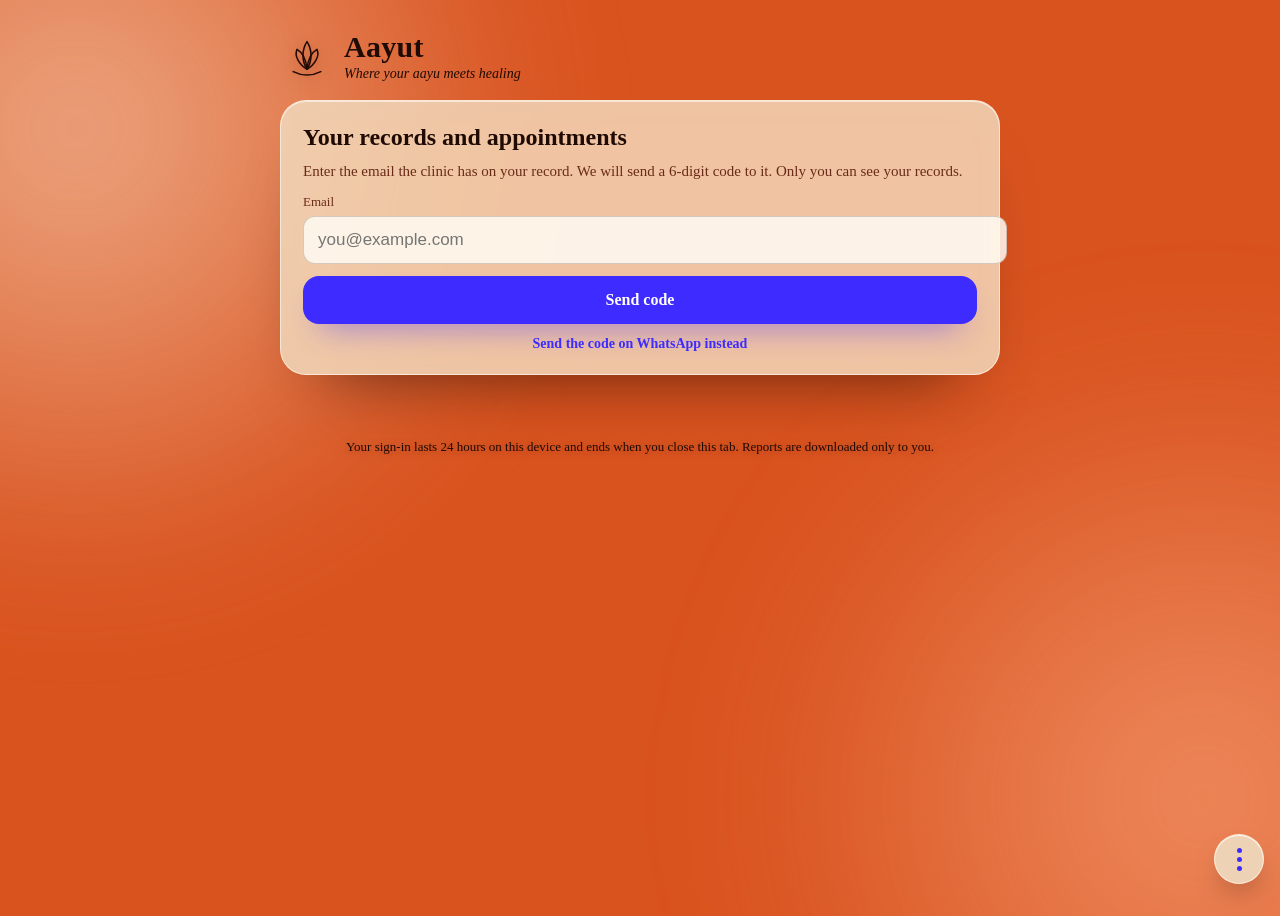
<file: portal (3).html>
<!doctype html>
<html lang="en">
<head>
<meta charset="utf-8">
<meta name="viewport" content="width=device-width, initial-scale=1, viewport-fit=cover">
<meta name="theme-color" content="#E8552A">
<meta name="robots" content="noindex">
<title>Aayut · Patient portal</title>
<style>
/* ===== Aayut theme v3: volcano orange 60%, toasted cream 30%, electric indigo 10% (accent). Flat colour, glass cards, soft glow. ===== */
:root{--volcano:#D9531F;--volcano-hi:#F08A5C;--volcano-lo:#9E3A12;--cream:#EEDCC2;--cream-hi:#FBF4E8;--indigo:#3D2BFF;--indigo-hi:#3D2BFF;--ink:#1F0A04;--ink-2:#6A2C18;--bg:#D9531F;--card:rgba(238,220,194,.84);--text:#1F0A04;--sub:#6A2C18;--line:rgba(31,10,4,.16);--fill:rgba(255,251,244,.72);--brand:#3D2BFF;--onbrand:#FFFFFF;--gold:#9E3A12;--red:#8E1B0E;--ease:cubic-bezier(.22,1,.36,1);--spring:cubic-bezier(.3,1.2,.5,1);color-scheme:light}
html{background:var(--volcano);min-height:100%}
body{background:transparent;color:var(--text);min-height:100vh;overflow-x:hidden}
body::before,body::after{content:"";position:fixed;z-index:-1;width:76vmax;height:76vmax;border-radius:50%;filter:blur(74px);pointer-events:none;opacity:.6}
body::before{background:radial-gradient(circle,#FBE7CF,transparent 68%);left:-32vmax;top:-28vmax;animation:orbA 30s ease-in-out infinite alternate}
body::after{background:radial-gradient(circle,#FFB58F,transparent 68%);right:-32vmax;bottom:-30vmax;animation:orbB 36s ease-in-out infinite alternate}
@keyframes orbA{to{transform:translate3d(14vmax,10vmax,0) scale(1.1)}}
@keyframes orbB{to{transform:translate3d(-12vmax,-9vmax,0) scale(1.08)}}
@keyframes glassIn{from{opacity:0;transform:translate3d(0,18px,0) scale(.985);filter:blur(8px)}to{opacity:1;transform:none;filter:none}}
@keyframes menuIn{from{opacity:0;transform:translate3d(0,-8px,0) scale(.94)}to{opacity:1;transform:none}}
.card,.menu{background:rgba(238,220,194,.84)!important;-webkit-backdrop-filter:blur(24px) saturate(150%);backdrop-filter:blur(24px) saturate(150%);border:1px solid rgba(255,246,232,.7);border-radius:26px;box-shadow:inset 0 1px 0 rgba(255,255,255,.6),0 40px 70px -44px rgba(31,10,4,.7);transition:transform .7s var(--ease),box-shadow .7s var(--ease)}
button{transition:transform .5s var(--ease),background-color .6s var(--ease),box-shadow .6s var(--ease),color .5s var(--ease),border-color .5s var(--ease),filter .5s var(--ease)}
button:active{transform:scale(.97)}
.btn,button.p,button.primary{background:var(--indigo);color:#FFFFFF;border:0;box-shadow:0 16px 32px -18px rgba(61,43,255,.9)}
.btn:hover,button.p:hover{filter:brightness(1.06)}
.chip{background:rgba(255,251,244,.8);color:var(--text);box-shadow:inset 0 0 0 1px rgba(255,255,255,.7)}
.chip[aria-pressed=true]{background:var(--indigo);color:#FFFFFF}
.seg{background:rgba(255,251,244,.7)!important;-webkit-backdrop-filter:blur(24px) saturate(150%);backdrop-filter:blur(24px) saturate(150%);border:1px solid rgba(255,246,232,.8);box-shadow:0 18px 40px -26px rgba(31,10,4,.7)}
.seg button.on{color:#FFFFFF}
#thumb{background:var(--indigo)!important;box-shadow:0 10px 22px -12px rgba(61,43,255,.9)}
input,select,textarea{background:rgba(255,251,244,.85);border:1px solid rgba(31,10,4,.18);border-radius:12px;transition:box-shadow .5s var(--ease),border-color .5s var(--ease),background .5s var(--ease)}
.row input,.row select,.row textarea{background:transparent;border:0;box-shadow:none}
input:focus,select:focus,textarea:focus{outline:none;border-color:var(--indigo);box-shadow:0 0 0 4px rgba(61,43,255,.18)}
.row input:focus,.row select:focus{box-shadow:none;color:var(--indigo)}
.gh{color:var(--ink);font-weight:600;letter-spacing:.01em}
#toast{background:rgba(31,10,4,.92);color:#FBF4E8;-webkit-backdrop-filter:blur(18px);backdrop-filter:blur(18px);box-shadow:0 18px 40px -16px rgba(31,10,4,.6)}
.pane.on>*{animation:glassIn .9s var(--ease) both}
.pane.on>*:nth-child(2){animation-delay:.06s}.pane.on>*:nth-child(3){animation-delay:.12s}.pane.on>*:nth-child(4){animation-delay:.18s}
.menu:not([hidden]){animation:menuIn .55s var(--ease) both;transform-origin:top right}
@media (prefers-reduced-motion:reduce){body::before,body::after,.pane.on>*,.menu:not([hidden]){animation:none!important}*{transition-duration:.01ms!important}}
.wrap{max-width:720px;margin:0 auto;padding:calc(env(safe-area-inset-top,0px) + 18px) 16px calc(env(safe-area-inset-bottom,0px) + 40px)}
.brandbar{display:flex;align-items:center;gap:14px;padding:6px 4px 18px}
.lotus{width:46px;height:46px;flex:none;fill:none;stroke:var(--ink);stroke-width:4;stroke-linecap:round;stroke-linejoin:round;filter:drop-shadow(0 2px 8px rgba(120,30,0,.35))}
.brandbar h1{font:600 30px/1 "New York",Georgia,serif;color:var(--ink);margin:0;letter-spacing:.01em}
.brandbar p{margin:4px 0 0;color:var(--ink);font-size:14px;font-style:italic}
.brandbar .ghost{margin-left:auto;background:rgba(238,220,194,.9);color:var(--ink);border:1px solid rgba(255,246,232,.8);box-shadow:none;padding:8px 14px;font-size:14px;-webkit-backdrop-filter:blur(14px);backdrop-filter:blur(14px)}
.card{padding:22px;margin-bottom:14px}
.card h2{font:600 24px/1.2 "New York",Georgia,serif;margin:0 0 8px;color:var(--text)}
.muted{color:var(--sub);font-size:15px;line-height:1.5;margin:6px 0 12px}
.field{display:grid;gap:6px;margin:12px 0}
.field span{font-size:13px;color:var(--sub)}
.field input{font-size:17px;padding:13px 14px;width:100%}
.code{letter-spacing:.4em;font-size:24px!important;text-align:center;font-variant-numeric:tabular-nums}
.btn{display:block;width:100%;padding:15px;font:inherit;font-weight:600;font-size:16px;border-radius:16px;cursor:pointer}
.btn:disabled{opacity:.55;cursor:default;filter:none}
.btn.sm{display:inline-block;width:auto;padding:9px 16px;font-size:14px;border-radius:999px;flex:none}
.link{background:none;border:0;box-shadow:none;color:var(--indigo);font:inherit;font-size:14px;font-weight:600;padding:12px 0 0;width:100%;text-align:center;cursor:pointer}
.link:disabled{color:var(--sub);cursor:default}
.msg{min-height:22px;color:var(--ink);text-align:center;font-size:15px;margin:10px 4px;text-shadow:0 1px 10px rgba(120,30,0,.4)}
.hello h2{margin-bottom:4px}
.seg{display:grid;grid-template-columns:repeat(3,1fr);gap:4px;padding:5px;border-radius:999px;margin:6px 0 16px}
.seg button{border:0;background:transparent;box-shadow:none;border-radius:999px;padding:11px 6px;color:var(--text);font:inherit;font-weight:600;font-size:15px;cursor:pointer}
.seg button.on{background:var(--indigo);color:#FFFFFF;box-shadow:0 10px 22px -12px rgba(61,43,255,.9)}
.tabpane{animation:glassIn .7s var(--ease) both}
.tabpane[hidden],.card[hidden],section[hidden]{display:none}
.rec{display:flex;justify-content:space-between;align-items:center;gap:14px;padding:18px 20px;margin-bottom:12px;animation:glassIn .7s var(--ease) both;animation-delay:var(--d,0ms)}
.rec b{font-size:17px}
.rec .muted{margin:4px 0 0;font-size:14px}
.pill{display:inline-block;padding:6px 12px;border-radius:999px;background:rgba(61,43,255,.12);color:var(--indigo);font-size:13px;font-weight:600;white-space:nowrap}
.chip{padding:9px 14px;font-size:14px;border-radius:999px;flex:none;white-space:nowrap}
.shimmer{height:6px;border-radius:6px;background:rgba(31,10,4,.14);margin:14px 6px;animation:pulse 1.4s ease-in-out infinite}
@keyframes pulse{50%{opacity:.35}}}
.pillbtn{display:inline-block;padding:14px 20px;border-radius:999px;background:var(--indigo);color:#fff;font-weight:600;text-decoration:none;text-align:center;box-shadow:0 14px 28px -14px rgba(61,43,255,.85)}
.toast{position:fixed;left:50%;bottom:calc(env(safe-area-inset-bottom,0px) + 24px);transform:translate(-50%,18px);opacity:0;pointer-events:none;transition:opacity .5s var(--ease),transform .6s var(--ease);background:rgba(31,10,4,.92);color:#FBF4E8;padding:11px 20px;border-radius:999px;font-size:14px;z-index:10;-webkit-backdrop-filter:blur(18px);backdrop-filter:blur(18px)}
.toast.on{opacity:1;transform:translate(-50%,0)}
.fine{text-align:center;color:var(--ink);font-size:13px;margin:26px 8px 0;line-height:1.6;text-shadow:0 1px 8px rgba(120,30,0,.35)}
.fine a{color:var(--ink);font-weight:600}
@media (max-width:520px){.brandbar h1{font-size:26px}.card{padding:18px}}
</style>
<link rel="stylesheet" href="shared.css"><script src="config.js"></script>
<script src="sound.js" defer></script>
</head>
<body>
<main class="wrap">
  <header class="brandbar">
    <svg class="lotus" viewBox="0 0 120 120" aria-hidden="true"><path d="M60 20C74 42 74 70 60 92C46 70 46 42 60 20Z"/><path d="M60 92C40 80 26 58 34 40C48 48 58 68 60 92Z"/><path d="M60 92C80 80 94 58 86 40C72 48 62 68 60 92Z"/><path d="M24 98Q60 116 96 98"/></svg>
    <div><h1>Aayut</h1><p>Where your aayu meets healing</p></div>
    <button class="ghost" id="signOut" hidden>Sign out</button>
  </header>

  <section id="signin" class="pane on">
    <div class="card">
      <h2>Your records and appointments</h2>
      <p class="muted">Enter the email the clinic has on your record. We will send a 6-digit code to it. Only you can see your records.</p>
      <label class="field"><span>Email</span><input id="email" type="email" inputmode="email" autocomplete="email" placeholder="you@example.com"></label>
      <label class="field" id="phoneWrap" hidden><span>Mobile number on your record</span><input id="phone" type="tel" inputmode="tel" autocomplete="tel" placeholder="10 digits"></label>
      <button class="btn" id="sendCode">Send code</button>
      <button class="link" id="useWa" type="button">Send the code on WhatsApp instead</button>
    </div>
    <div class="card" id="codeCard" hidden>
      <p class="muted" id="codeMsg"></p>
      <label class="field"><span>6-digit code</span><input id="code" class="code" inputmode="numeric" autocomplete="one-time-code" maxlength="6" placeholder="000000"></label>
      <button class="btn" id="verify">Sign in</button>
      <button class="link" id="resend" disabled>Send a new code</button>
    </div>
    <p class="msg" id="signMsg" role="status" aria-live="polite"></p>
  </section>

  <section id="home" hidden>
    <div class="card hello"><h2 id="hello">Hello</h2><p class="muted">Your visits and appointments are shown only to you.</p></div>
    <nav class="seg" role="tablist" aria-label="Your portal">
      <button class="on" data-tab="records" role="tab">Records</button>
      <button data-tab="appts" role="tab">Appointments</button>
      <button data-tab="contact" role="tab">Contact</button>
    </nav>
    <section id="records" class="tabpane"><div id="recList"></div></section>
    <section id="appts" class="tabpane" hidden><div id="apptList"></div></section>
    <section id="contact" class="tabpane" hidden>
      <div class="card">
        <h2>Aayut clinic</h2>
        <p class="muted" id="clinicState">Checking…</p>
        <p class="muted">Monday to Saturday, 2:00 pm to 7:00 pm. Phone 8770095938.</p>
        <p style="margin:14px 0 0"><a class="pillbtn" href="https://wa.me/918770095938?text=Hello%20Aayut%2C%20I%20need%20help%20with%20my%20portal." target="_blank" rel="noopener">Chat with us on WhatsApp</a></p>
      </div>
    </section>
  </section>

  <p class="fine">Your sign-in lasts 24 hours on this device and ends when you close this tab. Reports are downloaded only to you.</p>
</main>
<div class="toast" id="toast" role="status" aria-live="polite"></div>
<script>
const SCRIPT_URL=AAYUT_CONFIG.scriptUrl;
const KEY='aayut.portal';
const MON=['Jan','Feb','Mar','Apr','May','Jun','Jul','Aug','Sep','Oct','Nov','Dec'];
const $=s=>document.querySelector(s);
const esc=s=>String(s??'').replace(/[&<>"']/g,c=>({'&':'&amp;','<':'&lt;','>':'&gt;','"':'&quot;',"'":'&#39;'}[c]));
let TOKEN=sessionStorage.getItem(KEY)||'';
let EMAIL='';
let PHONE='';
let MODE='email';
let resendAt=0;
async function call(body){const r=await fetch(SCRIPT_URL,{method:'POST',headers:{'Content-Type':'text/plain;charset=utf-8'},body:JSON.stringify(body)});return r.json();}
function fmtDate(iso){const [y,m,d]=String(iso||'').split('-').map(Number);return d?d+' '+MON[m-1]+' '+y:(iso||'');}
function hm12(t){const [h,m]=String(t||'0:0').split(':').map(Number);return (h%12||12)+':'+String(m).padStart(2,'0')+(h<12?' am':' pm');}
function signMsg(m){$('#signMsg').textContent=m||'';}
function toast(m){const t=$('#toast');t.textContent=m;t.classList.add('on');clearTimeout(t._h);t._h=setTimeout(()=>t.classList.remove('on'),2600);}
function setBusy(b,on,label){if(on){b.dataset.label=b.textContent;b.textContent=label||'Please wait…';b.disabled=true;}else{b.textContent=b.dataset.label||b.textContent;b.disabled=false;}}
function startResend(sec){
  resendAt=Date.now()+sec*1000;const b=$('#resend');b.disabled=true;
  const tick=()=>{const left=Math.ceil((resendAt-Date.now())/1000);
    if(left<=0){b.disabled=false;b.textContent='Send a new code';return;}
    b.textContent='Send a new code in '+left+' s';setTimeout(tick,250);};
  tick();
}
async function sendCode(){
  let body;
  if(MODE==='wa'){
    const digits=$('#phone').value.replace(/\D/g,'');
    if(digits.length!==10){signMsg('Please enter your 10-digit mobile number.');return;}
    PHONE=digits;EMAIL='';body={action:'portalCode',phone:digits};
  }else{
    const email=$('#email').value.trim();
    if(!/^[^\s@]+@[^\s@]+\.[^\s@]+$/.test(email)){signMsg('Please enter a valid email address.');return;}
    EMAIL=email;PHONE='';body={action:'portalCode',email:email};
  }
  setBusy($('#sendCode'),true,'Sending…');
  try{
    const j=await call(body);
    if(!j.ok){signMsg(j.error||'Could not send the code. Please try again.');return;}
    $('#codeCard').hidden=false;document.dispatchEvent(new CustomEvent('aayut:sound',{detail:'notice'}));$('#codeMsg').textContent=j.message;signMsg('');startResend(60);$('#code').focus();
  }catch(e){signMsg('Could not reach the clinic. Check your connection and try again.');}
  finally{setBusy($('#sendCode'),false);}
}
async function verify(){
  const code=$('#code').value.replace(/\D/g,'');
  if(code.length!==6){signMsg('Enter the 6-digit code.');return;}
  const body=PHONE?{action:'portalVerify',phone:PHONE,code:code}:{action:'portalVerify',email:EMAIL,code:code};
  setBusy($('#verify'),true,'Checking…');
  try{
    const j=await call(body);
    if(!j.ok){document.dispatchEvent(new CustomEvent('aayut:sound',{detail:'error'}));signMsg(j.error||'That code is not right.');$('#code').select();return;}
    TOKEN=j.token;sessionStorage.setItem(KEY,TOKEN);document.dispatchEvent(new CustomEvent('aayut:sound',{detail:'success'}));$('#code').value='';
    await showHome(j.name);
  }catch(e){signMsg('Could not reach the clinic. Please try again.');}
  finally{setBusy($('#verify'),false);}
}
function endSession(msg){
  TOKEN='';sessionStorage.removeItem(KEY);
  $('#home').hidden=true;$('#signin').hidden=false;$('#signOut').hidden=true;$('#codeCard').hidden=true;
  signMsg(msg||'');
}
async function showHome(name){
  $('#signin').hidden=true;$('#home').hidden=false;$('#signOut').hidden=false;
  $('#hello').textContent='Hello'+(name?', '+String(name).split(' ')[0]:'');
  selectTab('records');
  await Promise.all([loadRecords(),loadAppts(),loadClinic()]);
}
async function loadRecords(){
  const box=$('#recList');box.innerHTML='<div class="shimmer"></div>';
  let j;try{j=await call({action:'portalRecords',token:TOKEN});}catch(e){j={ok:false,error:'Could not reach the clinic.'};}
  if(j.expired)return endSession('Your sign-in has ended. Please sign in again.');
  if(!j.ok){box.innerHTML='<div class="card"><p class="muted">'+esc(j.error||'Could not load your records.')+'</p></div>';return;}
  box.innerHTML=j.rows.length?j.rows.map((r,i)=>'<article class="card rec" style="--d:'+(i*70)+'ms"><div><b>'+esc(fmtDate(r.visitDate))+'</b><p class="muted">'+esc(r.complaint||'Visit')+(r.prakriti?' · '+esc(r.prakriti):'')+'</p></div>'
    +(r.ready?'<button class="btn sm" data-pdf="'+esc(r.id)+'">Download PDF</button>':'<span class="pill">Being reviewed</span>')+'</article>').join('')
    :'<div class="card"><p class="muted">No visits yet. Your reports will appear here after your visit.</p></div>';
}
async function loadAppts(){
  const box=$('#apptList');box.innerHTML='<div class="shimmer"></div>';
  let j;try{j=await call({action:'portalAppointments',token:TOKEN});}catch(e){j={ok:false};}
  if(j.expired)return endSession('Your sign-in has ended. Please sign in again.');
  if(!j.ok){box.innerHTML='<div class="card"><p class="muted">Could not load appointments.</p></div>';return;}
  window.APPTS=j.rows;
  box.innerHTML=j.rows.length?j.rows.map((a,i)=>'<article class="card rec" style="--d:'+(i*70)+'ms"><div><b>'+esc(fmtDate(a.date))+', '+esc(hm12(a.time))+'</b><p class="muted">'+esc(a.type)+' · '+esc(a.status==='Requested'?'Waiting for confirmation':a.status)+'</p></div>'
    +(a.status==='Confirmed'?'<button class="chip" data-ics="'+esc(a.id)+'">Add to calendar</button>':'')+'</article>').join('')
    :'<div class="card"><p class="muted">No appointments yet. You can book through the clinic on WhatsApp.</p></div>';
}
function downloadBlob(bytes,type,name){
  const url=URL.createObjectURL(new Blob([bytes],{type:type}));
  const a=document.createElement('a');a.href=url;a.download=name;document.body.appendChild(a);a.click();a.remove();
  setTimeout(()=>URL.revokeObjectURL(url),60000);
}
async function downloadPdf(id,btn){
  setBusy(btn,true,'Preparing…');
  try{
    const j=await call({action:'portalPdf',token:TOKEN,id:id});
    if(j.expired)return endSession('Your sign-in has ended. Please sign in again.');
    if(!j.ok)return toast(j.error||'Could not download this report.');
    const bytes=Uint8Array.from(atob(j.data),c=>c.charCodeAt(0));
    downloadBlob(bytes,'application/pdf',j.name);toast('Download started');
  }catch(e){toast('Could not download. Check your connection.');}
  finally{setBusy(btn,false);}
}
function downloadIcs(id){
  const a=(window.APPTS||[]).find(x=>x.id===id);if(!a)return;
  const s=new Date(a.date+'T'+a.time+':00+05:30'),e=new Date(s.getTime()+30*60000);
  const f=d=>d.toISOString().replace(/[-:]/g,'').replace(/\.\d{3}/,'');
  const ics=['BEGIN:VCALENDAR','VERSION:2.0','PRODID:-//Aayut//Patient portal//EN','BEGIN:VEVENT','UID:'+a.id+'@aayut',
    'DTSTAMP:'+f(new Date()),'DTSTART:'+f(s),'DTEND:'+f(e),'SUMMARY:Aayut '+a.type.toLowerCase()+' with Dr Rahul Dubey',
    'DESCRIPTION:Please arrive 5 minutes early. The clinic will send the address on WhatsApp.',
    'BEGIN:VALARM','TRIGGER:-PT2H','ACTION:DISPLAY','DESCRIPTION:Appointment in 2 hours','END:VALARM','END:VEVENT','END:VCALENDAR'].join('\r\n');
  downloadBlob(new TextEncoder().encode(ics),'text/calendar','aayut-appointment.ics');
  toast('Calendar file ready');
}
async function loadClinic(){
  try{const c=await call({action:'clinicStatus'});$('#clinicState').textContent=c.open?'Open now.':'Closed now. We will be glad to hear from you during opening hours.';}
  catch(e){$('#clinicState').textContent='Clinic status is unavailable right now.';}
}
function selectTab(t){
  document.querySelectorAll('.seg button').forEach(b=>{const on=b.dataset.tab===t;b.classList.toggle('on',on);b.setAttribute('aria-selected',on);});
  ['records','appts','contact'].forEach(id=>{const el=document.getElementById(id);el.hidden=id!==t;});
}
async function signOut(){
  const t=TOKEN;
  if(t){try{await call({action:'portalLogout',token:t});}catch(e){}}
  endSession('You have signed out.');
}
document.querySelector('.seg').addEventListener('click',e=>{const b=e.target.closest('[data-tab]');if(b)selectTab(b.dataset.tab);});
$('#sendCode').onclick=sendCode;
$('#verify').onclick=verify;
$('#resend').onclick=()=>{if(!$('#resend').disabled)sendCode();};
$('#useWa').onclick=()=>{
  MODE=MODE==='email'?'wa':'email';
  $('#email').closest('label').hidden=MODE==='wa';
  $('#phoneWrap').hidden=MODE!=='wa';
  $('#useWa').textContent=MODE==='wa'?'Send the code by email instead':'Send the code on WhatsApp instead';
  signMsg('');
};
$('#phone').addEventListener('keydown',e=>{if(e.key==='Enter')sendCode();});
$('#signOut').onclick=signOut;
$('#email').addEventListener('keydown',e=>{if(e.key==='Enter')sendCode();});
$('#code').addEventListener('keydown',e=>{if(e.key==='Enter')verify();});
$('#code').addEventListener('input',()=>{const c=$('#code');c.value=c.value.replace(/\D/g,'').slice(0,6);if(c.value.length===6)verify();});
document.getElementById('recList').addEventListener('click',e=>{const b=e.target.closest('[data-pdf]');if(b)downloadPdf(b.dataset.pdf,b);});
document.getElementById('apptList').addEventListener('click',e=>{const b=e.target.closest('[data-ics]');if(b)downloadIcs(b.dataset.ics);});
(async()=>{
  if(!TOKEN)return;
  signMsg('Checking your sign-in…');
  let j;try{j=await call({action:'portalRecords',token:TOKEN});}catch(e){j={ok:false};}
  signMsg('');
  if(j.ok){await showHome(j.name);}else{endSession(j.expired?'Please sign in again.':'');}
})();
</script>
<script src="shared.js" defer></script></body>
</html>
</file>
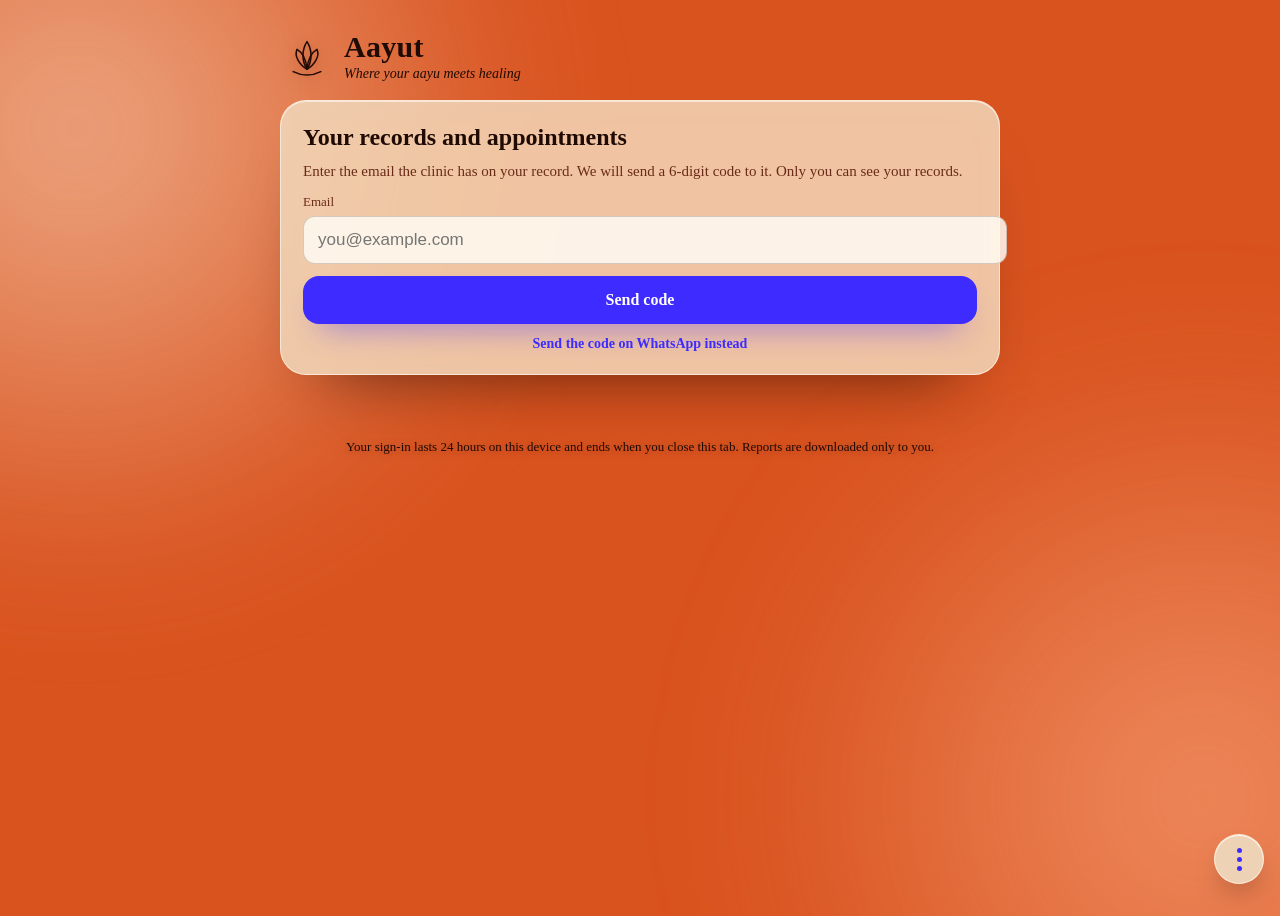
<file: portal.html>
<!doctype html>
<html lang="en">
<head>
<meta charset="utf-8">
<meta name="viewport" content="width=device-width, initial-scale=1, viewport-fit=cover">
<meta name="theme-color" content="#E8552A">
<meta name="robots" content="noindex">
<title>Aayut · Patient portal</title>
<style>
/* ===== Aayut theme v3: volcano orange 60%, toasted cream 30%, electric indigo 10% (accent). Flat colour, glass cards, soft glow. ===== */
:root{--volcano:#D9531F;--volcano-hi:#F08A5C;--volcano-lo:#9E3A12;--cream:#EEDCC2;--cream-hi:#FBF4E8;--indigo:#3D2BFF;--indigo-hi:#3D2BFF;--ink:#1F0A04;--ink-2:#6A2C18;--bg:#D9531F;--card:rgba(238,220,194,.84);--text:#1F0A04;--sub:#6A2C18;--line:rgba(31,10,4,.16);--fill:rgba(255,251,244,.72);--brand:#3D2BFF;--onbrand:#FFFFFF;--gold:#9E3A12;--red:#8E1B0E;--ease:cubic-bezier(.22,1,.36,1);--spring:cubic-bezier(.3,1.2,.5,1);color-scheme:light}
html{background:var(--volcano);min-height:100%}
body{background:transparent;color:var(--text);min-height:100vh;overflow-x:hidden}
body::before,body::after{content:"";position:fixed;z-index:-1;width:76vmax;height:76vmax;border-radius:50%;filter:blur(74px);pointer-events:none;opacity:.6}
body::before{background:radial-gradient(circle,#FBE7CF,transparent 68%);left:-32vmax;top:-28vmax;animation:orbA 30s ease-in-out infinite alternate}
body::after{background:radial-gradient(circle,#FFB58F,transparent 68%);right:-32vmax;bottom:-30vmax;animation:orbB 36s ease-in-out infinite alternate}
@keyframes orbA{to{transform:translate3d(14vmax,10vmax,0) scale(1.1)}}
@keyframes orbB{to{transform:translate3d(-12vmax,-9vmax,0) scale(1.08)}}
@keyframes glassIn{from{opacity:0;transform:translate3d(0,18px,0) scale(.985);filter:blur(8px)}to{opacity:1;transform:none;filter:none}}
@keyframes menuIn{from{opacity:0;transform:translate3d(0,-8px,0) scale(.94)}to{opacity:1;transform:none}}
.card,.menu{background:rgba(238,220,194,.84)!important;-webkit-backdrop-filter:blur(24px) saturate(150%);backdrop-filter:blur(24px) saturate(150%);border:1px solid rgba(255,246,232,.7);border-radius:26px;box-shadow:inset 0 1px 0 rgba(255,255,255,.6),0 40px 70px -44px rgba(31,10,4,.7);transition:transform .7s var(--ease),box-shadow .7s var(--ease)}
button{transition:transform .5s var(--ease),background-color .6s var(--ease),box-shadow .6s var(--ease),color .5s var(--ease),border-color .5s var(--ease),filter .5s var(--ease)}
button:active{transform:scale(.97)}
.btn,button.p,button.primary{background:var(--indigo);color:#FFFFFF;border:0;box-shadow:0 16px 32px -18px rgba(61,43,255,.9)}
.btn:hover,button.p:hover{filter:brightness(1.06)}
.chip{background:rgba(255,251,244,.8);color:var(--text);box-shadow:inset 0 0 0 1px rgba(255,255,255,.7)}
.chip[aria-pressed=true]{background:var(--indigo);color:#FFFFFF}
.seg{background:rgba(255,251,244,.7)!important;-webkit-backdrop-filter:blur(24px) saturate(150%);backdrop-filter:blur(24px) saturate(150%);border:1px solid rgba(255,246,232,.8);box-shadow:0 18px 40px -26px rgba(31,10,4,.7)}
.seg button.on{color:#FFFFFF}
#thumb{background:var(--indigo)!important;box-shadow:0 10px 22px -12px rgba(61,43,255,.9)}
input,select,textarea{background:rgba(255,251,244,.85);border:1px solid rgba(31,10,4,.18);border-radius:12px;transition:box-shadow .5s var(--ease),border-color .5s var(--ease),background .5s var(--ease)}
.row input,.row select,.row textarea{background:transparent;border:0;box-shadow:none}
input:focus,select:focus,textarea:focus{outline:none;border-color:var(--indigo);box-shadow:0 0 0 4px rgba(61,43,255,.18)}
.row input:focus,.row select:focus{box-shadow:none;color:var(--indigo)}
.gh{color:var(--ink);font-weight:600;letter-spacing:.01em}
#toast{background:rgba(31,10,4,.92);color:#FBF4E8;-webkit-backdrop-filter:blur(18px);backdrop-filter:blur(18px);box-shadow:0 18px 40px -16px rgba(31,10,4,.6)}
.pane.on>*{animation:glassIn .9s var(--ease) both}
.pane.on>*:nth-child(2){animation-delay:.06s}.pane.on>*:nth-child(3){animation-delay:.12s}.pane.on>*:nth-child(4){animation-delay:.18s}
.menu:not([hidden]){animation:menuIn .55s var(--ease) both;transform-origin:top right}
@media (prefers-reduced-motion:reduce){body::before,body::after,.pane.on>*,.menu:not([hidden]){animation:none!important}*{transition-duration:.01ms!important}}
.wrap{max-width:720px;margin:0 auto;padding:calc(env(safe-area-inset-top,0px) + 18px) 16px calc(env(safe-area-inset-bottom,0px) + 40px)}
.brandbar{display:flex;align-items:center;gap:14px;padding:6px 4px 18px}
.lotus{width:46px;height:46px;flex:none;fill:none;stroke:var(--ink);stroke-width:4;stroke-linecap:round;stroke-linejoin:round;filter:drop-shadow(0 2px 8px rgba(120,30,0,.35))}
.brandbar h1{font:600 30px/1 "New York",Georgia,serif;color:var(--ink);margin:0;letter-spacing:.01em}
.brandbar p{margin:4px 0 0;color:var(--ink);font-size:14px;font-style:italic}
.brandbar .ghost{margin-left:auto;background:rgba(238,220,194,.9);color:var(--ink);border:1px solid rgba(255,246,232,.8);box-shadow:none;padding:8px 14px;font-size:14px;-webkit-backdrop-filter:blur(14px);backdrop-filter:blur(14px)}
.card{padding:22px;margin-bottom:14px}
.card h2{font:600 24px/1.2 "New York",Georgia,serif;margin:0 0 8px;color:var(--text)}
.muted{color:var(--sub);font-size:15px;line-height:1.5;margin:6px 0 12px}
.field{display:grid;gap:6px;margin:12px 0}
.field span{font-size:13px;color:var(--sub)}
.field input{font-size:17px;padding:13px 14px;width:100%}
.code{letter-spacing:.4em;font-size:24px!important;text-align:center;font-variant-numeric:tabular-nums}
.btn{display:block;width:100%;padding:15px;font:inherit;font-weight:600;font-size:16px;border-radius:16px;cursor:pointer}
.btn:disabled{opacity:.55;cursor:default;filter:none}
.btn.sm{display:inline-block;width:auto;padding:9px 16px;font-size:14px;border-radius:999px;flex:none}
.link{background:none;border:0;box-shadow:none;color:var(--indigo);font:inherit;font-size:14px;font-weight:600;padding:12px 0 0;width:100%;text-align:center;cursor:pointer}
.link:disabled{color:var(--sub);cursor:default}
.msg{min-height:22px;color:var(--ink);text-align:center;font-size:15px;margin:10px 4px;text-shadow:0 1px 10px rgba(120,30,0,.4)}
.hello h2{margin-bottom:4px}
.seg{display:grid;grid-template-columns:repeat(3,1fr);gap:4px;padding:5px;border-radius:999px;margin:6px 0 16px}
.seg button{border:0;background:transparent;box-shadow:none;border-radius:999px;padding:11px 6px;color:var(--text);font:inherit;font-weight:600;font-size:15px;cursor:pointer}
.seg button.on{background:var(--indigo);color:#FFFFFF;box-shadow:0 10px 22px -12px rgba(61,43,255,.9)}
.tabpane{animation:glassIn .7s var(--ease) both}
.tabpane[hidden],.card[hidden],section[hidden]{display:none}
.rec{display:flex;justify-content:space-between;align-items:center;gap:14px;padding:18px 20px;margin-bottom:12px;animation:glassIn .7s var(--ease) both;animation-delay:var(--d,0ms)}
.rec b{font-size:17px}
.rec .muted{margin:4px 0 0;font-size:14px}
.pill{display:inline-block;padding:6px 12px;border-radius:999px;background:rgba(61,43,255,.12);color:var(--indigo);font-size:13px;font-weight:600;white-space:nowrap}
.chip{padding:9px 14px;font-size:14px;border-radius:999px;flex:none;white-space:nowrap}
.shimmer{height:6px;border-radius:6px;background:rgba(31,10,4,.14);margin:14px 6px;animation:pulse 1.4s ease-in-out infinite}
@keyframes pulse{50%{opacity:.35}}
.pillbtn{display:inline-block;padding:14px 20px;border-radius:999px;background:var(--indigo);color:#fff;font-weight:600;text-decoration:none;text-align:center;box-shadow:0 14px 28px -14px rgba(61,43,255,.85)}
.toast{position:fixed;left:50%;bottom:calc(env(safe-area-inset-bottom,0px) + 24px);transform:translate(-50%,18px);opacity:0;pointer-events:none;transition:opacity .5s var(--ease),transform .6s var(--ease);background:rgba(31,10,4,.92);color:#FBF4E8;padding:11px 20px;border-radius:999px;font-size:14px;z-index:10;-webkit-backdrop-filter:blur(18px);backdrop-filter:blur(18px)}
.toast.on{opacity:1;transform:translate(-50%,0)}
.fine{text-align:center;color:var(--ink);font-size:13px;margin:26px 8px 0;line-height:1.6;text-shadow:0 1px 8px rgba(120,30,0,.35)}
.fine a{color:var(--ink);font-weight:600}
@media (max-width:520px){.brandbar h1{font-size:26px}.card{padding:18px}}
</style>
<link rel="stylesheet" href="shared.css"><script src="config.js"></script>
<script src="sound.js" defer></script>
</head>
<body>
<main class="wrap">
  <header class="brandbar">
    <svg class="lotus" viewBox="0 0 120 120" aria-hidden="true"><path d="M60 20C74 42 74 70 60 92C46 70 46 42 60 20Z"/><path d="M60 92C40 80 26 58 34 40C48 48 58 68 60 92Z"/><path d="M60 92C80 80 94 58 86 40C72 48 62 68 60 92Z"/><path d="M24 98Q60 116 96 98"/></svg>
    <div><h1>Aayut</h1><p>Where your aayu meets healing</p></div>
    <button class="ghost" id="signOut" hidden>Sign out</button>
  </header>

  <section id="signin" class="pane on">
    <div class="card">
      <h2>Your records and appointments</h2>
      <p class="muted">Enter the email the clinic has on your record. We will send a 6-digit code to it. Only you can see your records.</p>
      <label class="field"><span>Email</span><input id="email" type="email" inputmode="email" autocomplete="email" placeholder="you@example.com"></label>
      <label class="field" id="phoneWrap" hidden><span>Mobile number on your record</span><input id="phone" type="tel" inputmode="tel" autocomplete="tel" placeholder="10 digits"></label>
      <button class="btn" id="sendCode">Send code</button>
      <button class="link" id="useWa" type="button">Send the code on WhatsApp instead</button>
    </div>
    <div class="card" id="codeCard" hidden>
      <p class="muted" id="codeMsg"></p>
      <label class="field"><span>6-digit code</span><input id="code" class="code" inputmode="numeric" autocomplete="one-time-code" maxlength="6" placeholder="000000"></label>
      <button class="btn" id="verify">Sign in</button>
      <button class="link" id="resend" disabled>Send a new code</button>
    </div>
    <p class="msg" id="signMsg" role="status" aria-live="polite"></p>
  </section>

  <section id="home" hidden>
    <div class="card hello"><h2 id="hello">Hello</h2><p class="muted">Your visits and appointments are shown only to you.</p></div>
    <nav class="seg" role="tablist" aria-label="Your portal">
      <button class="on" data-tab="records" role="tab">Records</button>
      <button data-tab="appts" role="tab">Appointments</button>
      <button data-tab="contact" role="tab">Contact</button>
    </nav>
    <section id="records" class="tabpane"><div id="recList"></div></section>
    <section id="appts" class="tabpane" hidden><div id="apptList"></div></section>
    <section id="contact" class="tabpane" hidden>
      <div class="card">
        <h2>Aayut clinic</h2>
        <p class="muted" id="clinicState">Checking…</p>
        <p class="muted">Monday to Saturday, 2:00 pm to 7:00 pm. Phone 8770095938.</p>
        <p style="margin:14px 0 0"><a class="pillbtn" href="https://wa.me/918770095938?text=Hello%20Aayut%2C%20I%20need%20help%20with%20my%20portal." target="_blank" rel="noopener">Chat with us on WhatsApp</a></p>
      </div>
    </section>
  </section>

  <p class="fine">Your sign-in lasts 24 hours on this device and ends when you close this tab. Reports are downloaded only to you.</p>
</main>
<div class="toast" id="toast" role="status" aria-live="polite"></div>
<script>
const SCRIPT_URL=AAYUT_CONFIG.scriptUrl;
const KEY='aayut.portal';
const MON=['Jan','Feb','Mar','Apr','May','Jun','Jul','Aug','Sep','Oct','Nov','Dec'];
const $=s=>document.querySelector(s);
const esc=s=>String(s??'').replace(/[&<>"']/g,c=>({'&':'&amp;','<':'&lt;','>':'&gt;','"':'&quot;',"'":'&#39;'}[c]));
let TOKEN=sessionStorage.getItem(KEY)||'';
let EMAIL='';
let PHONE='';
let MODE='email';
let resendAt=0;
async function call(body){const r=await fetch(SCRIPT_URL,{method:'POST',headers:{'Content-Type':'text/plain;charset=utf-8'},body:JSON.stringify(body)});const t=await r.text();try{return JSON.parse(t);}catch(e){return {ok:false,error:'The clinic system did not answer properly. Please try again in a moment.'};}}
function fmtDate(iso){const [y,m,d]=String(iso||'').split('-').map(Number);return d?d+' '+MON[m-1]+' '+y:(iso||'');}
function hm12(t){const [h,m]=String(t||'0:0').split(':').map(Number);return (h%12||12)+':'+String(m).padStart(2,'0')+(h<12?' am':' pm');}
function signMsg(m){$('#signMsg').textContent=m||'';}
function toast(m){const t=$('#toast');t.textContent=m;t.classList.add('on');clearTimeout(t._h);t._h=setTimeout(()=>t.classList.remove('on'),2600);}
function setBusy(b,on,label){if(on){b.dataset.label=b.textContent;b.textContent=label||'Please wait…';b.disabled=true;}else{b.textContent=b.dataset.label||b.textContent;b.disabled=false;}}
function startResend(sec){
  resendAt=Date.now()+sec*1000;const b=$('#resend');b.disabled=true;
  const tick=()=>{const left=Math.ceil((resendAt-Date.now())/1000);
    if(left<=0){b.disabled=false;b.textContent='Send a new code';return;}
    b.textContent='Send a new code in '+left+' s';setTimeout(tick,250);};
  tick();
}
async function sendCode(){
  let body;
  if(MODE==='wa'){
    const digits=$('#phone').value.replace(/\D/g,'');
    if(digits.length!==10){signMsg('Please enter your 10-digit mobile number.');return;}
    PHONE=digits;EMAIL='';body={action:'portalCode',phone:digits};
  }else{
    const email=$('#email').value.trim();
    if(!/^[^\s@]+@[^\s@]+\.[^\s@]+$/.test(email)){signMsg('Please enter a valid email address.');return;}
    EMAIL=email;PHONE='';body={action:'portalCode',email:email};
  }
  setBusy($('#sendCode'),true,'Sending…');
  try{
    const j=await call(body);
    if(!j.ok){signMsg(j.error||'Could not send the code. Please try again.');return;}
    $('#codeCard').hidden=false;document.dispatchEvent(new CustomEvent('aayut:sound',{detail:'notice'}));$('#codeMsg').textContent=j.message;signMsg('');startResend(60);$('#code').focus();
  }catch(e){signMsg('Could not reach the clinic. Check your connection and try again.');}
  finally{setBusy($('#sendCode'),false);}
}
async function verify(){
  const code=$('#code').value.replace(/\D/g,'');
  if(code.length!==6){signMsg('Enter the 6-digit code.');return;}
  const body=PHONE?{action:'portalVerify',phone:PHONE,code:code}:{action:'portalVerify',email:EMAIL,code:code};
  setBusy($('#verify'),true,'Checking…');
  try{
    const j=await call(body);
    if(!j.ok){document.dispatchEvent(new CustomEvent('aayut:sound',{detail:'error'}));signMsg(j.error||'That code is not right.');$('#code').select();return;}
    TOKEN=j.token;sessionStorage.setItem(KEY,TOKEN);document.dispatchEvent(new CustomEvent('aayut:sound',{detail:'success'}));$('#code').value='';
    await showHome(j.name);
  }catch(e){signMsg('Could not reach the clinic. Please try again.');}
  finally{setBusy($('#verify'),false);}
}
function endSession(msg){
  TOKEN='';sessionStorage.removeItem(KEY);
  $('#home').hidden=true;$('#signin').hidden=false;$('#signOut').hidden=true;$('#codeCard').hidden=true;
  signMsg(msg||'');
}
async function showHome(name){
  $('#signin').hidden=true;$('#home').hidden=false;$('#signOut').hidden=false;
  $('#hello').textContent='Hello'+(name?', '+String(name).split(' ')[0]:'');
  selectTab('records');
  await Promise.all([loadRecords(),loadAppts(),loadClinic()]);
}
async function loadRecords(){
  const box=$('#recList');box.innerHTML='<div class="shimmer"></div>';
  let j;try{j=await call({action:'portalRecords',token:TOKEN});}catch(e){j={ok:false,error:'Could not reach the clinic.'};}
  if(j.expired)return endSession('Your sign-in has ended. Please sign in again.');
  if(!j.ok){box.innerHTML='<div class="card"><p class="muted">'+esc(j.error||'Could not load your records.')+'</p></div>';return;}
  box.innerHTML=j.rows.length?j.rows.map((r,i)=>'<article class="card rec" style="--d:'+(i*70)+'ms"><div><b>'+esc(fmtDate(r.visitDate))+'</b><p class="muted">'+esc(r.complaint||'Visit')+(r.prakriti?' · '+esc(r.prakriti):'')+'</p></div>'
    +(r.ready?'<button class="btn sm" data-pdf="'+esc(r.id)+'">Download PDF</button>':'<span class="pill">Being reviewed</span>')+'</article>').join('')
    :'<div class="card"><p class="muted">No visits yet. Your reports will appear here after your visit.</p></div>';
}
async function loadAppts(){
  const box=$('#apptList');box.innerHTML='<div class="shimmer"></div>';
  let j;try{j=await call({action:'portalAppointments',token:TOKEN});}catch(e){j={ok:false};}
  if(j.expired)return endSession('Your sign-in has ended. Please sign in again.');
  if(!j.ok){box.innerHTML='<div class="card"><p class="muted">Could not load appointments.</p></div>';return;}
  window.APPTS=j.rows;
  box.innerHTML=j.rows.length?j.rows.map((a,i)=>'<article class="card rec" style="--d:'+(i*70)+'ms"><div><b>'+esc(fmtDate(a.date))+', '+esc(hm12(a.time))+'</b><p class="muted">'+esc(a.type)+' · '+esc(a.status==='Requested'?'Waiting for confirmation':a.status)+'</p></div>'
    +(a.status==='Confirmed'?'<button class="chip" data-ics="'+esc(a.id)+'">Add to calendar</button>':'')+'</article>').join('')
    :'<div class="card"><p class="muted">No appointments yet. You can book through the clinic on WhatsApp.</p></div>';
}
function downloadBlob(bytes,type,name){
  const url=URL.createObjectURL(new Blob([bytes],{type:type}));
  const a=document.createElement('a');a.href=url;a.download=name;document.body.appendChild(a);a.click();a.remove();
  setTimeout(()=>URL.revokeObjectURL(url),60000);
}
async function downloadPdf(id,btn){
  setBusy(btn,true,'Preparing…');
  try{
    const j=await call({action:'portalPdf',token:TOKEN,id:id});
    if(j.expired)return endSession('Your sign-in has ended. Please sign in again.');
    if(!j.ok)return toast(j.error||'Could not download this report.');
    const bytes=Uint8Array.from(atob(j.data),c=>c.charCodeAt(0));
    downloadBlob(bytes,'application/pdf',j.name);toast('Download started');
  }catch(e){toast('Could not download. Check your connection.');}
  finally{setBusy(btn,false);}
}
function downloadIcs(id){
  const a=(window.APPTS||[]).find(x=>x.id===id);if(!a)return;
  const s=new Date(a.date+'T'+a.time+':00+05:30'),e=new Date(s.getTime()+30*60000);
  const f=d=>d.toISOString().replace(/[-:]/g,'').replace(/\.\d{3}/,'');
  const ics=['BEGIN:VCALENDAR','VERSION:2.0','PRODID:-//Aayut//Patient portal//EN','BEGIN:VEVENT','UID:'+a.id+'@aayut',
    'DTSTAMP:'+f(new Date()),'DTSTART:'+f(s),'DTEND:'+f(e),'SUMMARY:Aayut '+a.type.toLowerCase()+' with Dr Rahul Dubey',
    'DESCRIPTION:Please arrive 5 minutes early. The clinic will send the address on WhatsApp.',
    'BEGIN:VALARM','TRIGGER:-PT2H','ACTION:DISPLAY','DESCRIPTION:Appointment in 2 hours','END:VALARM','END:VEVENT','END:VCALENDAR'].join('\r\n');
  downloadBlob(new TextEncoder().encode(ics),'text/calendar','aayut-appointment.ics');
  toast('Calendar file ready');
}
async function loadClinic(){
  try{const c=await call({action:'clinicStatus'});$('#clinicState').textContent=c.open?'Open now.':'Closed now. We will be glad to hear from you during opening hours.';}
  catch(e){$('#clinicState').textContent='Clinic status is unavailable right now.';}
}
function selectTab(t){
  document.querySelectorAll('.seg button').forEach(b=>{const on=b.dataset.tab===t;b.classList.toggle('on',on);b.setAttribute('aria-selected',on);});
  ['records','appts','contact'].forEach(id=>{const el=document.getElementById(id);el.hidden=id!==t;});
}
async function signOut(){
  const t=TOKEN;
  if(t){try{await call({action:'portalLogout',token:t});}catch(e){}}
  endSession('You have signed out.');
}
document.querySelector('.seg').addEventListener('click',e=>{const b=e.target.closest('[data-tab]');if(b)selectTab(b.dataset.tab);});
$('#sendCode').onclick=sendCode;
$('#verify').onclick=verify;
$('#resend').onclick=()=>{if(!$('#resend').disabled)sendCode();};
$('#useWa').onclick=()=>{
  MODE=MODE==='email'?'wa':'email';
  $('#email').closest('label').hidden=MODE==='wa';
  $('#phoneWrap').hidden=MODE!=='wa';
  $('#useWa').textContent=MODE==='wa'?'Send the code by email instead':'Send the code on WhatsApp instead';
  signMsg('');
};
$('#phone').addEventListener('keydown',e=>{if(e.key==='Enter')sendCode();});
$('#signOut').onclick=signOut;
$('#email').addEventListener('keydown',e=>{if(e.key==='Enter')sendCode();});
$('#code').addEventListener('keydown',e=>{if(e.key==='Enter')verify();});
$('#code').addEventListener('input',()=>{const c=$('#code');c.value=c.value.replace(/\D/g,'').slice(0,6);if(c.value.length===6)verify();});
document.getElementById('recList').addEventListener('click',e=>{const b=e.target.closest('[data-pdf]');if(b)downloadPdf(b.dataset.pdf,b);});
document.getElementById('apptList').addEventListener('click',e=>{const b=e.target.closest('[data-ics]');if(b)downloadIcs(b.dataset.ics);});
(async()=>{
  if(!TOKEN)return;
  signMsg('Checking your sign-in…');
  let j;try{j=await call({action:'portalRecords',token:TOKEN});}catch(e){j={ok:false};}
  signMsg('');
  if(j.ok){await showHome(j.name);}else{endSession(j.expired?'Please sign in again.':'');}
})();
</script>
<script src="shared.js" defer></script></body>
</html>
</file>
<file: shared.css>
/* The hidden attribute always hides, even on elements that also set a display value. */
[hidden]{display:none!important}
/* Aayut shared menu. Flat colours and glass, to match the website. */
.sx{position:fixed;right:max(16px,env(safe-area-inset-right,0px));bottom:max(16px,env(safe-area-inset-bottom,0px));z-index:300;font:500 15px/1.2 Inter,-apple-system,BlinkMacSystemFont,"Segoe UI",Roboto,sans-serif}
.sx-btn{width:50px;height:50px;border-radius:50%;padding:0;border:1px solid rgba(255,246,232,.8);cursor:pointer;display:flex;flex-direction:column;align-items:center;justify-content:center;gap:4px;background:rgba(238,220,194,.9);-webkit-backdrop-filter:blur(22px) saturate(150%);backdrop-filter:blur(22px) saturate(150%);box-shadow:inset 0 1px 0 rgba(255,255,255,.7),0 14px 30px -14px rgba(31,10,4,.7);transition:transform .6s cubic-bezier(.22,1,.36,1),box-shadow .6s cubic-bezier(.22,1,.36,1)}
.sx-btn:hover{box-shadow:inset 0 1px 0 rgba(255,255,255,.7),0 18px 36px -14px rgba(31,10,4,.75)}
.sx-btn:active{transform:scale(.94)}
.sx-btn:focus-visible{outline:3px solid #3D2BFF;outline-offset:3px}
.sx-btn span{width:5px;height:5px;border-radius:50%;background:#3D2BFF;transition:transform .6s cubic-bezier(.22,1,.36,1)}
.sx-btn[aria-expanded="true"] span:nth-child(1){transform:translateY(-2px)}
.sx-btn[aria-expanded="true"] span:nth-child(3){transform:translateY(2px)}
.sx-panel{display:none;position:absolute;right:0;bottom:62px;min-width:240px;padding:8px;border-radius:22px;background:rgba(238,220,194,.95);-webkit-backdrop-filter:blur(26px) saturate(150%);backdrop-filter:blur(26px) saturate(150%);border:1px solid rgba(255,246,232,.8);box-shadow:inset 0 1px 0 rgba(255,255,255,.7),0 30px 60px -22px rgba(31,10,4,.7);transform-origin:bottom right}
.sx-panel.open{display:block;animation:sxIn .55s cubic-bezier(.22,1,.36,1) both}
@keyframes sxIn{from{opacity:0;transform:translate3d(0,8px,0) scale(.96)}to{opacity:1;transform:none}}
.sx-panel a,.menu a.sx-link{display:block;padding:12px 14px;border-radius:14px;color:#1F0A04;text-decoration:none;font-weight:600;transition:background-color .5s cubic-bezier(.22,1,.36,1),color .5s cubic-bezier(.22,1,.36,1)}
.sx-panel a:hover,.sx-panel a:focus-visible,.menu a.sx-link:hover{background:rgba(255,251,244,.7);outline:none}
.sx-panel a[aria-current="page"]{background:#3D2BFF;color:#FFFFFF}
.menu a.sx-link{font-size:15px;margin:0 6px}
.menu .sx-head{font-size:13px;color:#6A2C18;margin:12px 16px 4px}
@media (prefers-reduced-motion:reduce){.sx-panel.open{animation:none}.sx-btn,.sx-btn span{transition:none}}

/* ---- Performance and touch, for every screen size ---- */
/* Phones: lighter blur on glass and glow, which are costly to draw on small screens */
@media (max-width:600px){
  body::before,body::after{filter:blur(36px)!important}
  .card,.menu,.seg,.bcard,.cond,.gcard,.glass,.sx-btn,.sx-panel{-webkit-backdrop-filter:blur(14px) saturate(140%)!important;backdrop-filter:blur(14px) saturate(140%)!important}
  .glow{filter:blur(44px)!important}
}
/* Phones: text fields at 16px or more, so the browser does not zoom in when a field is tapped */
@media (max-width:600px){input,select,textarea{font-size:16px!important}}
/* Touch screens: every tap target at least 44 by 44 pixels */
@media (pointer:coarse){button,.btn,.link,a.pillbtn,.sx-btn{min-height:44px}}
/* Reduced motion: no looping background movement */
@media (prefers-reduced-motion:reduce){body::before,body::after{animation:none!important}}

/* Polish: menu buttons match the links, the menu leaves with its own animation, and the sound switch */
.sx-panel button,.menu button.sx-link{display:block;width:100%;text-align:left;padding:12px 14px;border:0;border-radius:14px;background:none;color:#1F0A04;font:600 15px/1.2 Inter,-apple-system,sans-serif;cursor:pointer;transition:background-color .45s cubic-bezier(.22,1,.36,1)}
.sx-panel button:hover,.sx-panel button:focus-visible,.menu button.sx-link:hover{background:rgba(255,251,244,.7);outline:none}
.sx-panel.open,.sx-panel.closing{display:block}
.sx-panel.closing{animation:sxOut .22s cubic-bezier(.4,0,1,1) both}
@keyframes sxOut{to{opacity:0;transform:translate3d(0,6px,0) scale(.97)}}
.menu button.sx-link{margin:0 6px;width:calc(100% - 12px)}
@media (prefers-reduced-motion:reduce){.sx-panel.closing{animation:none}}
</file>
